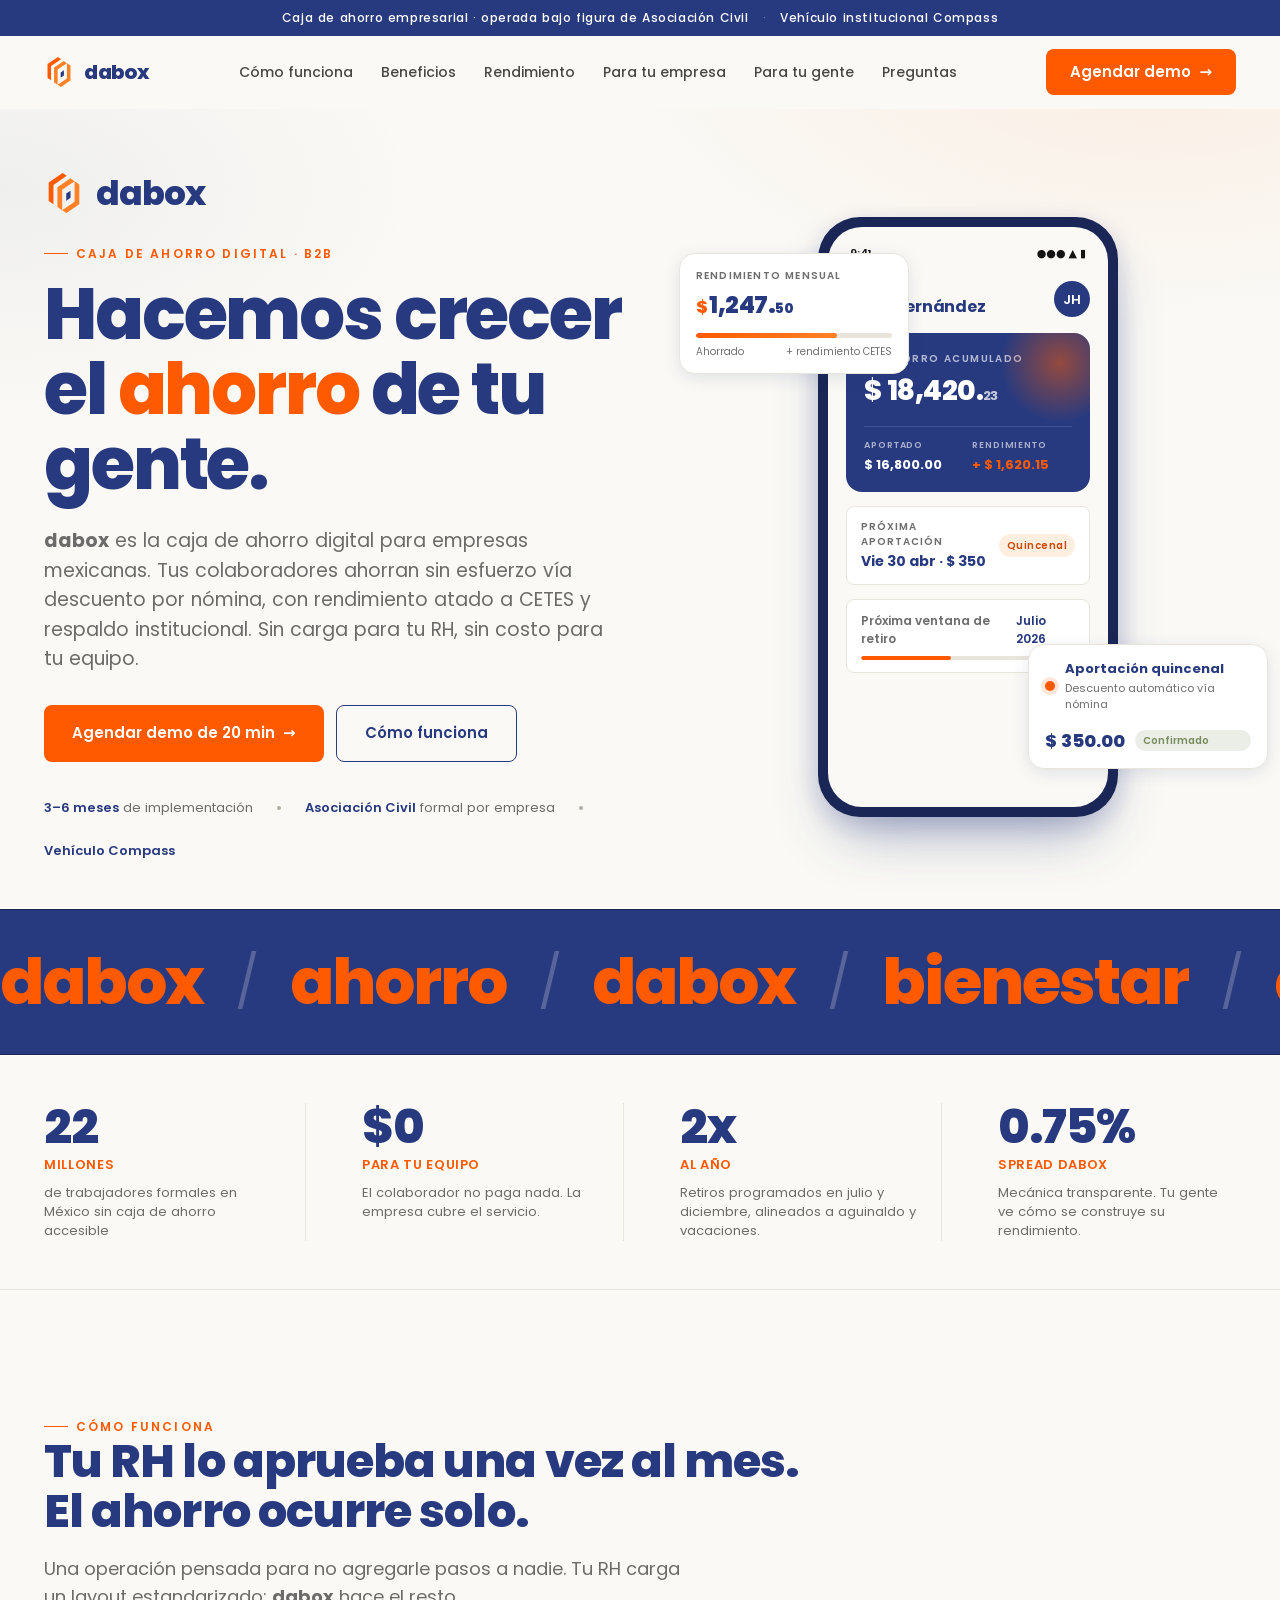
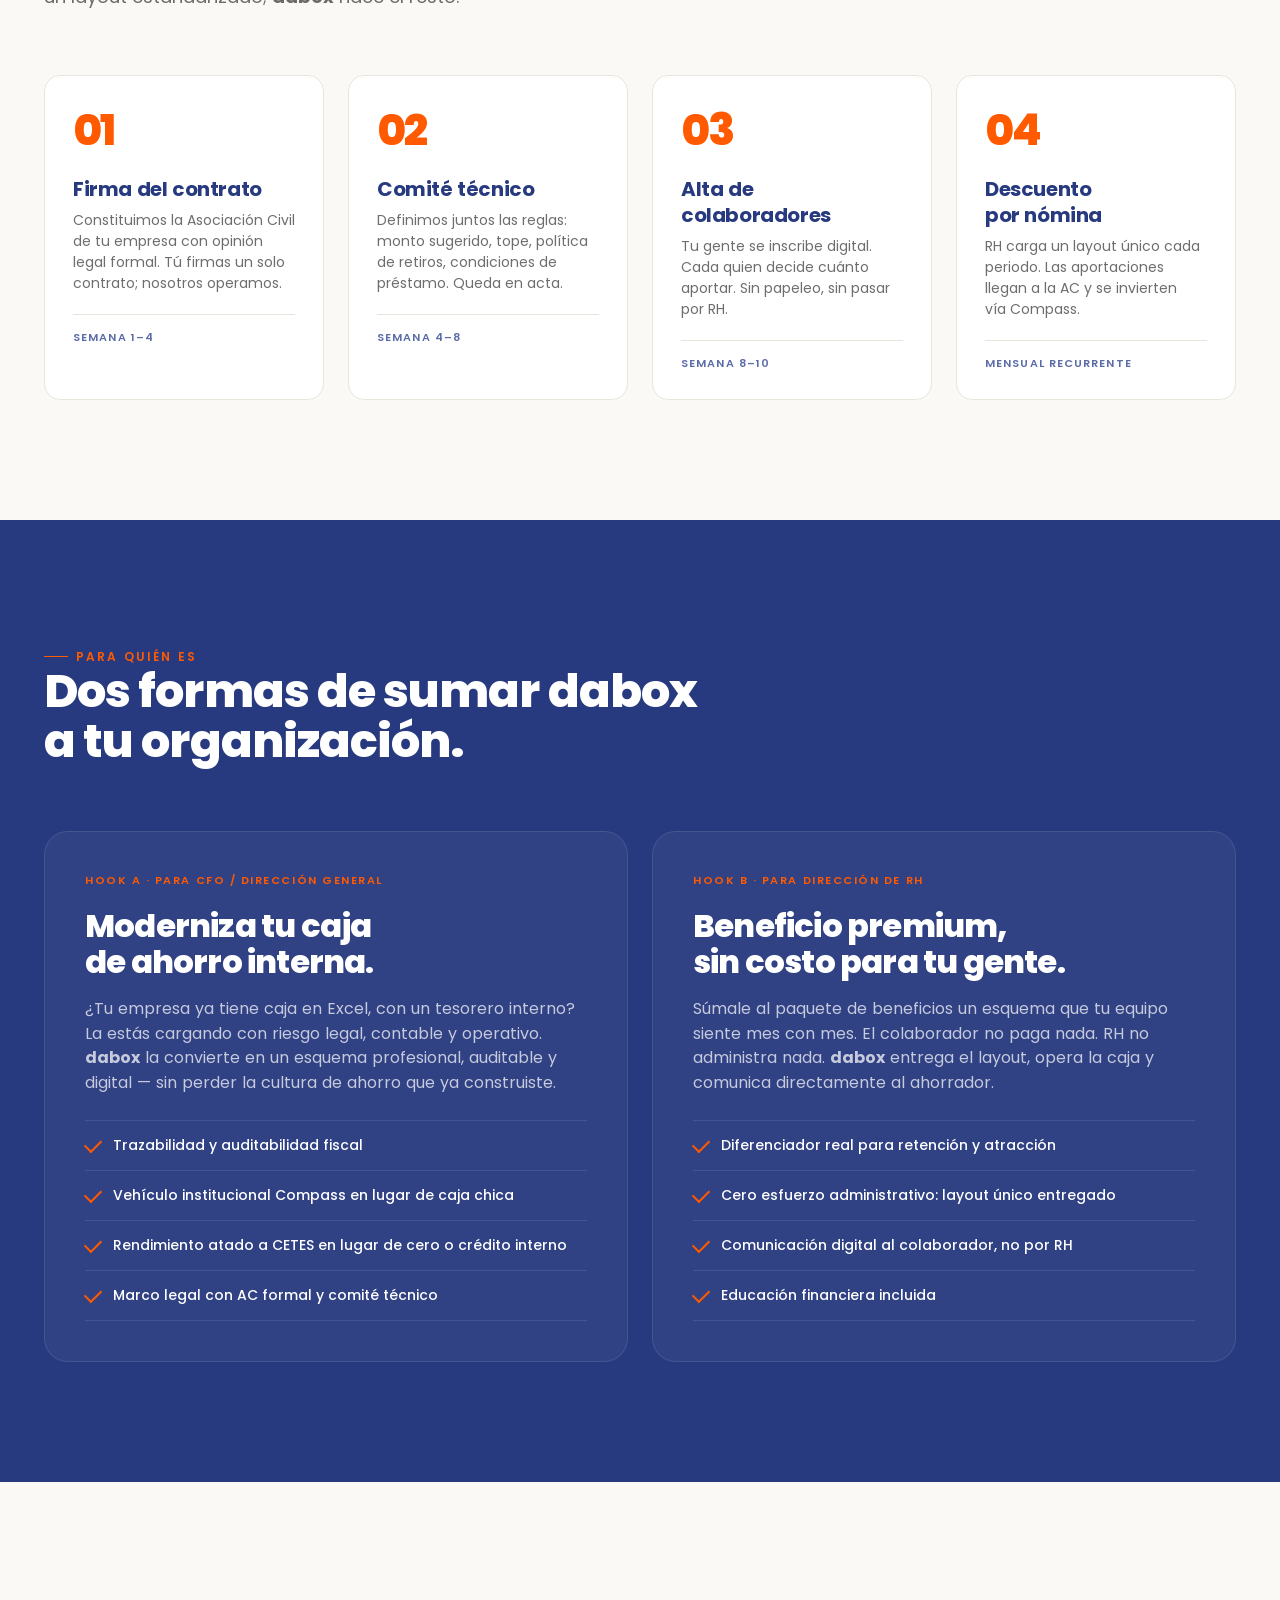
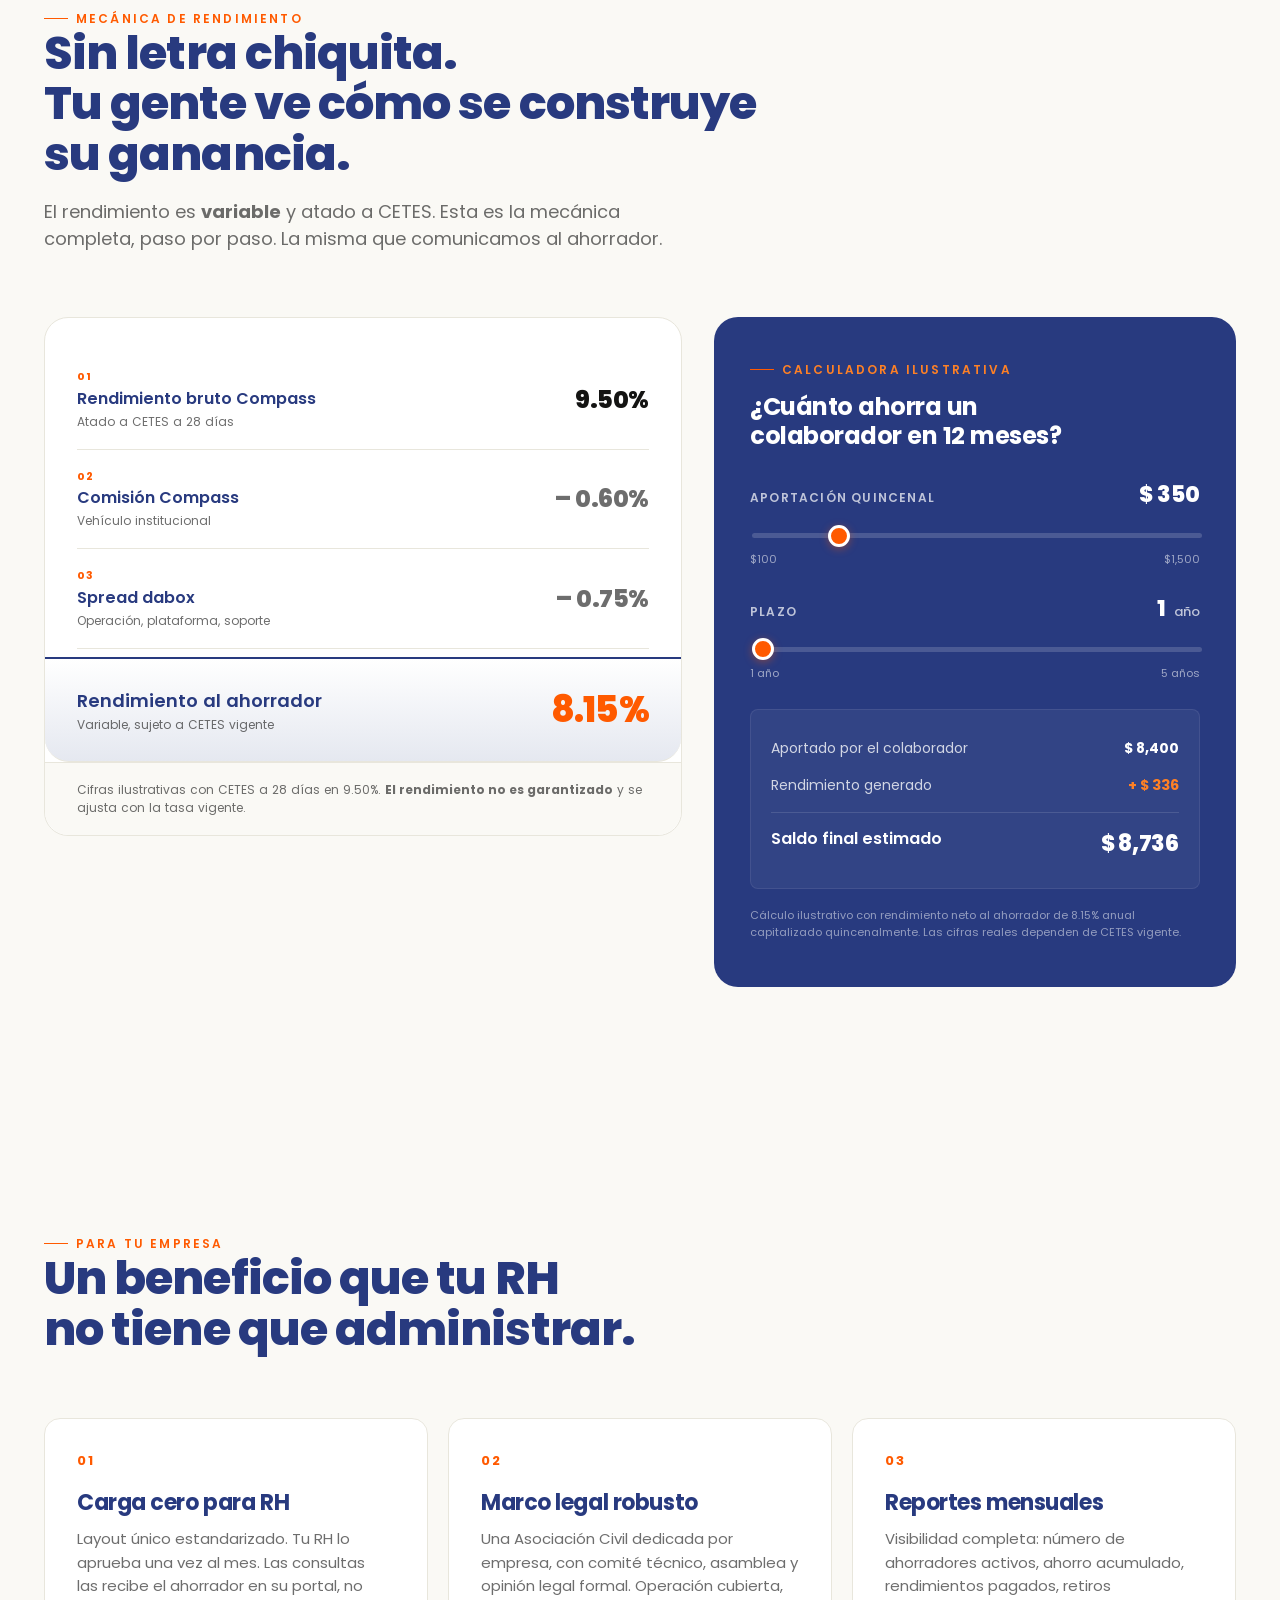
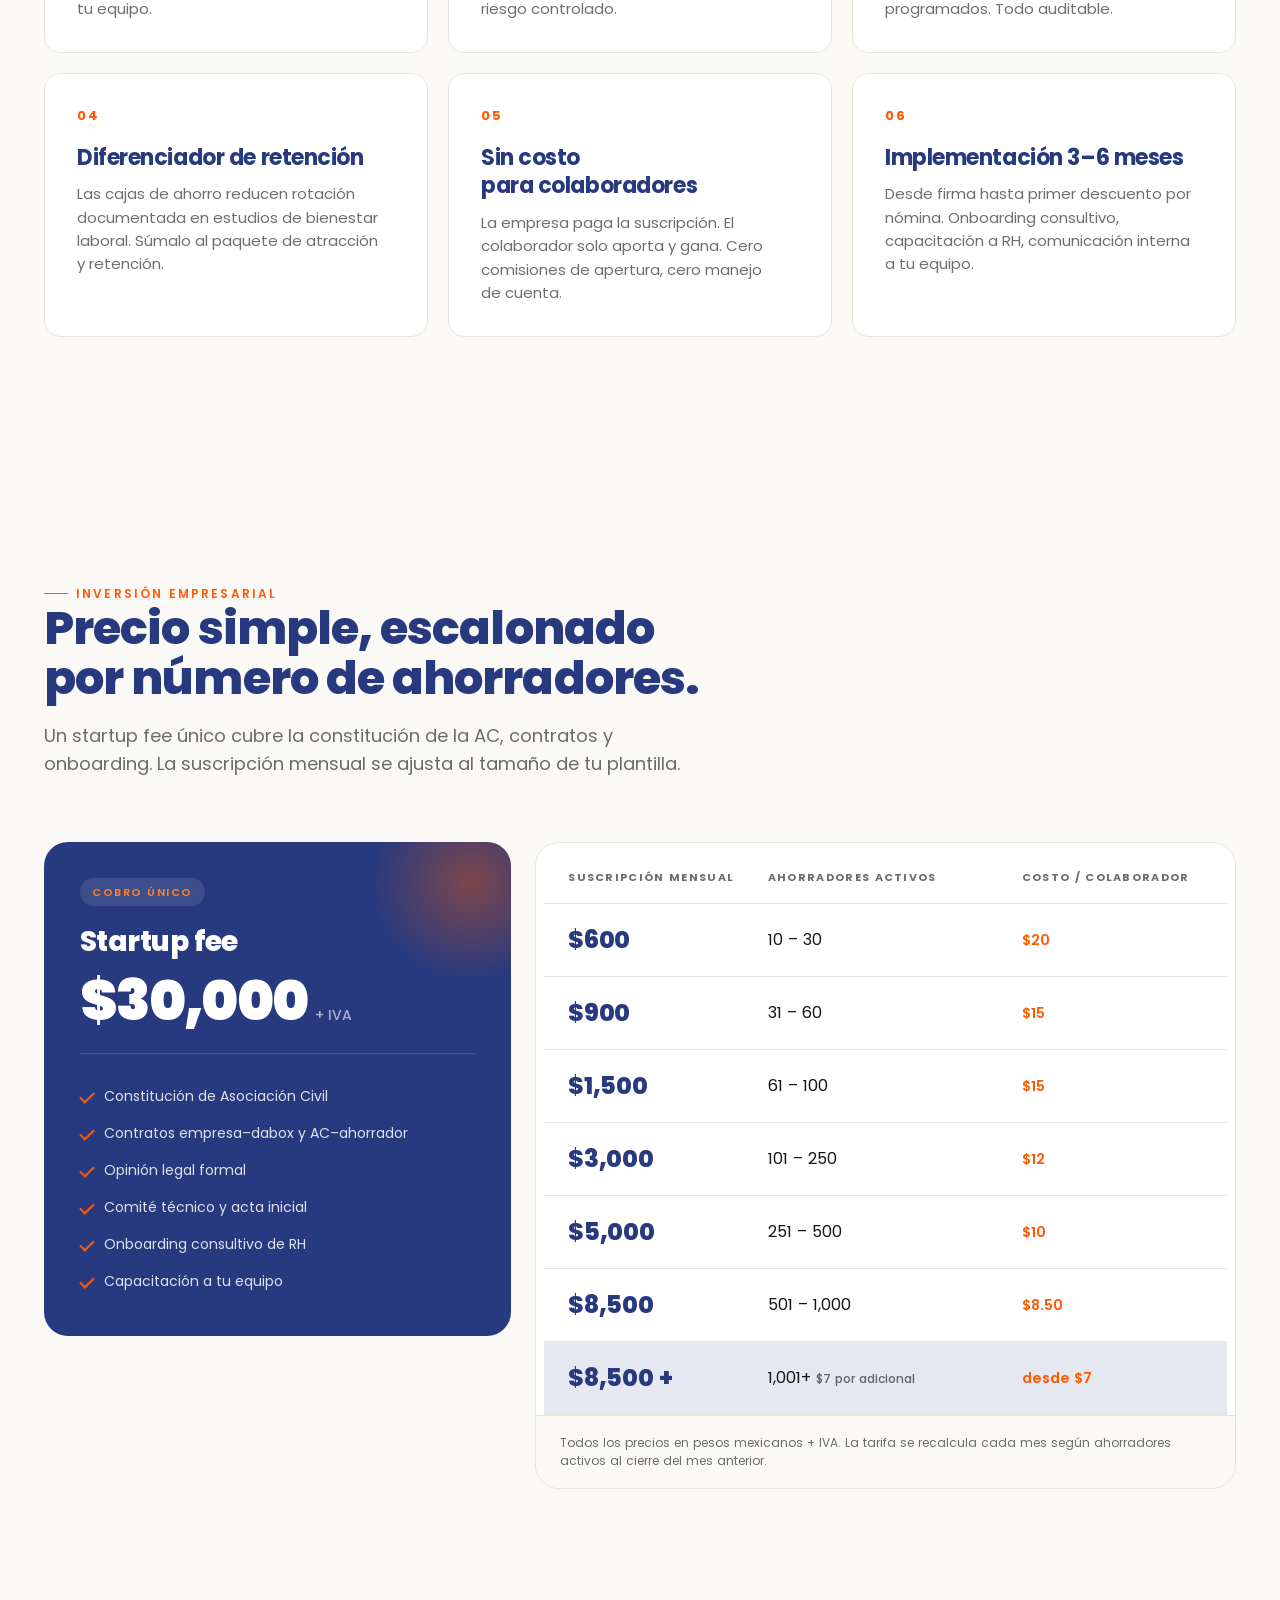
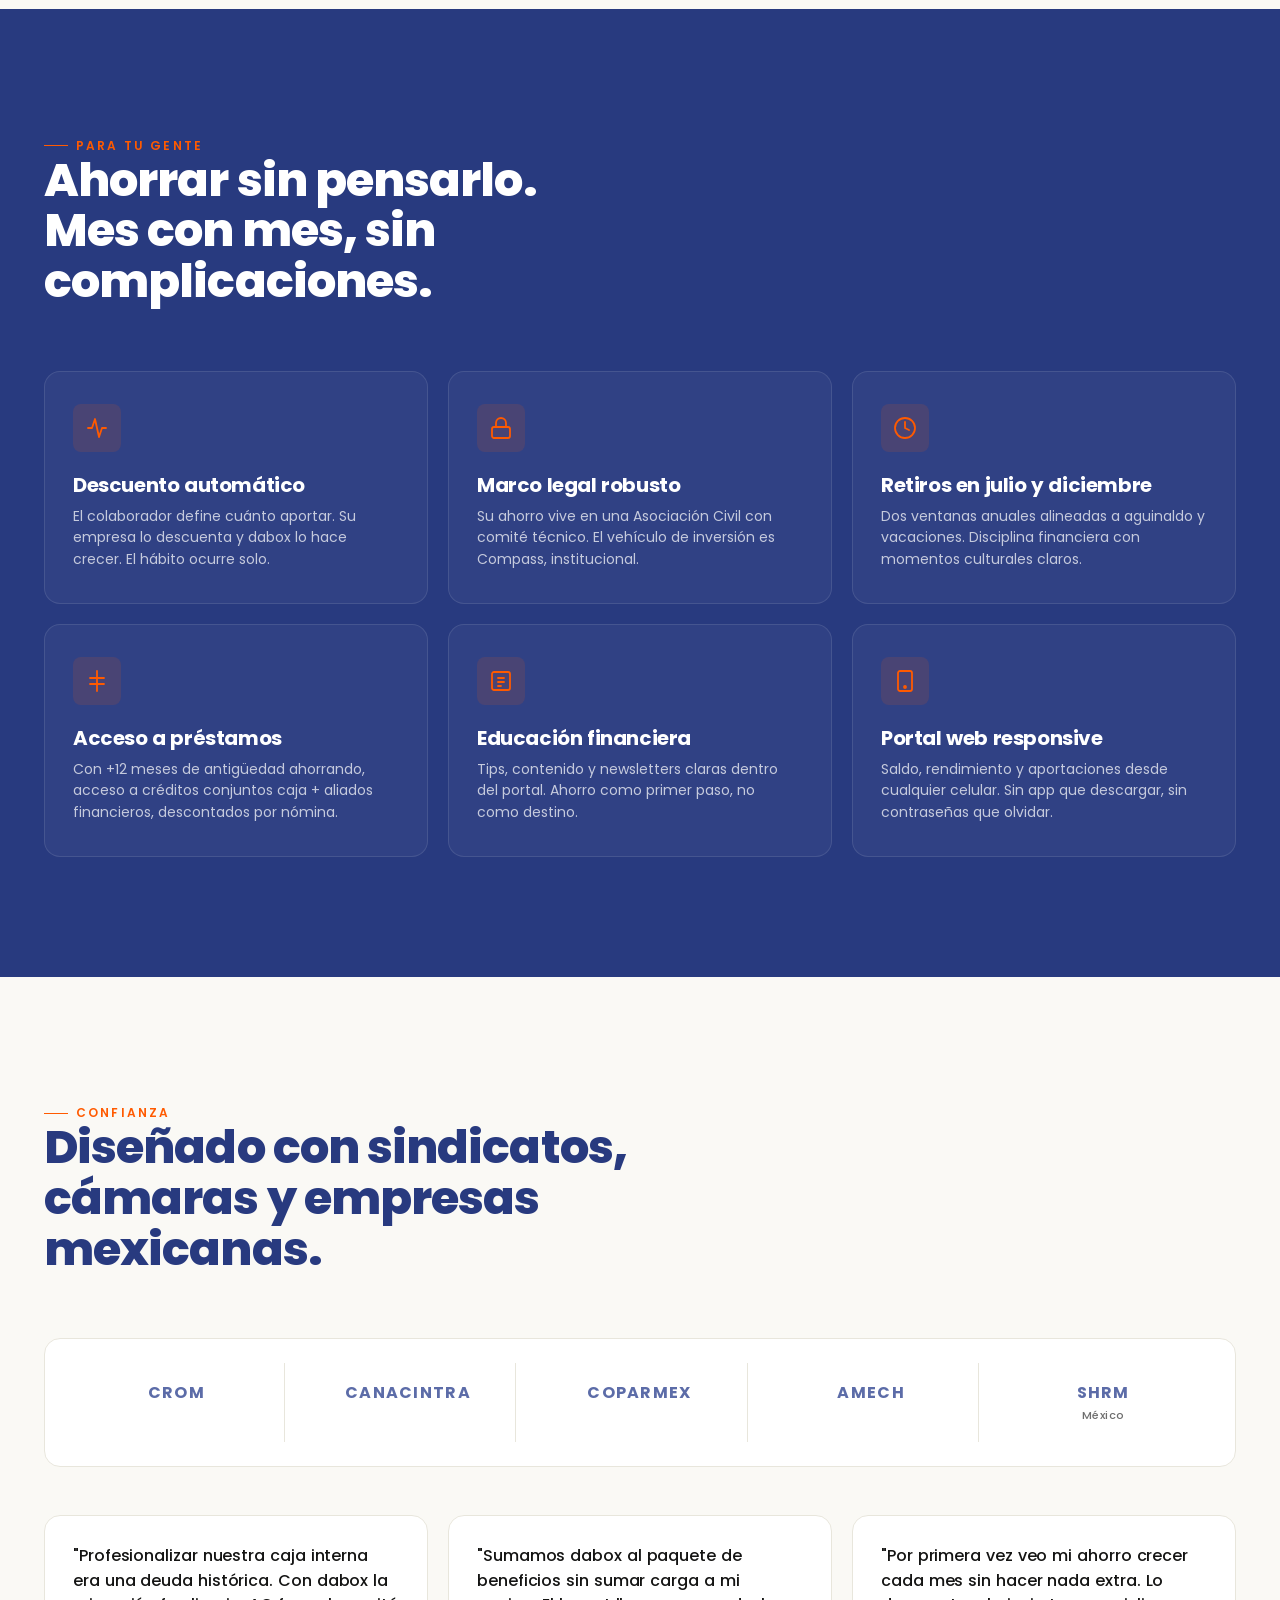
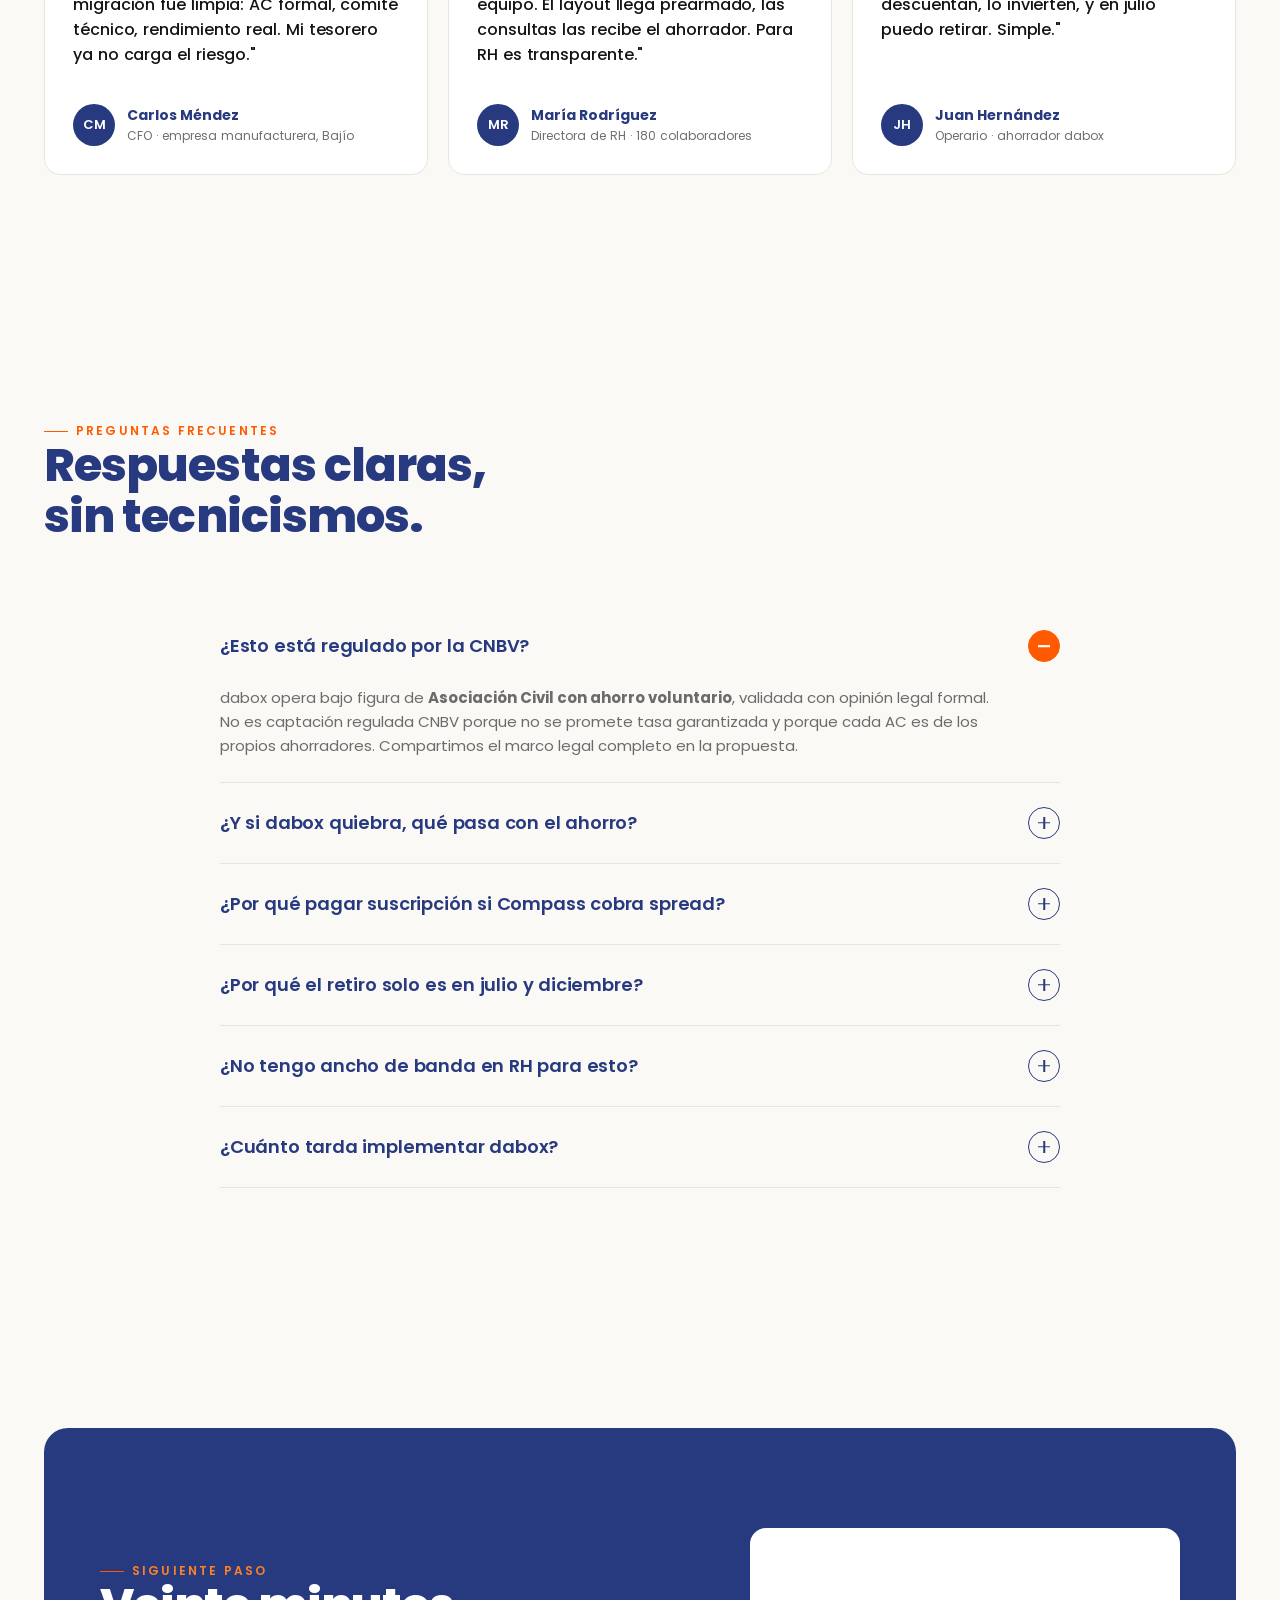
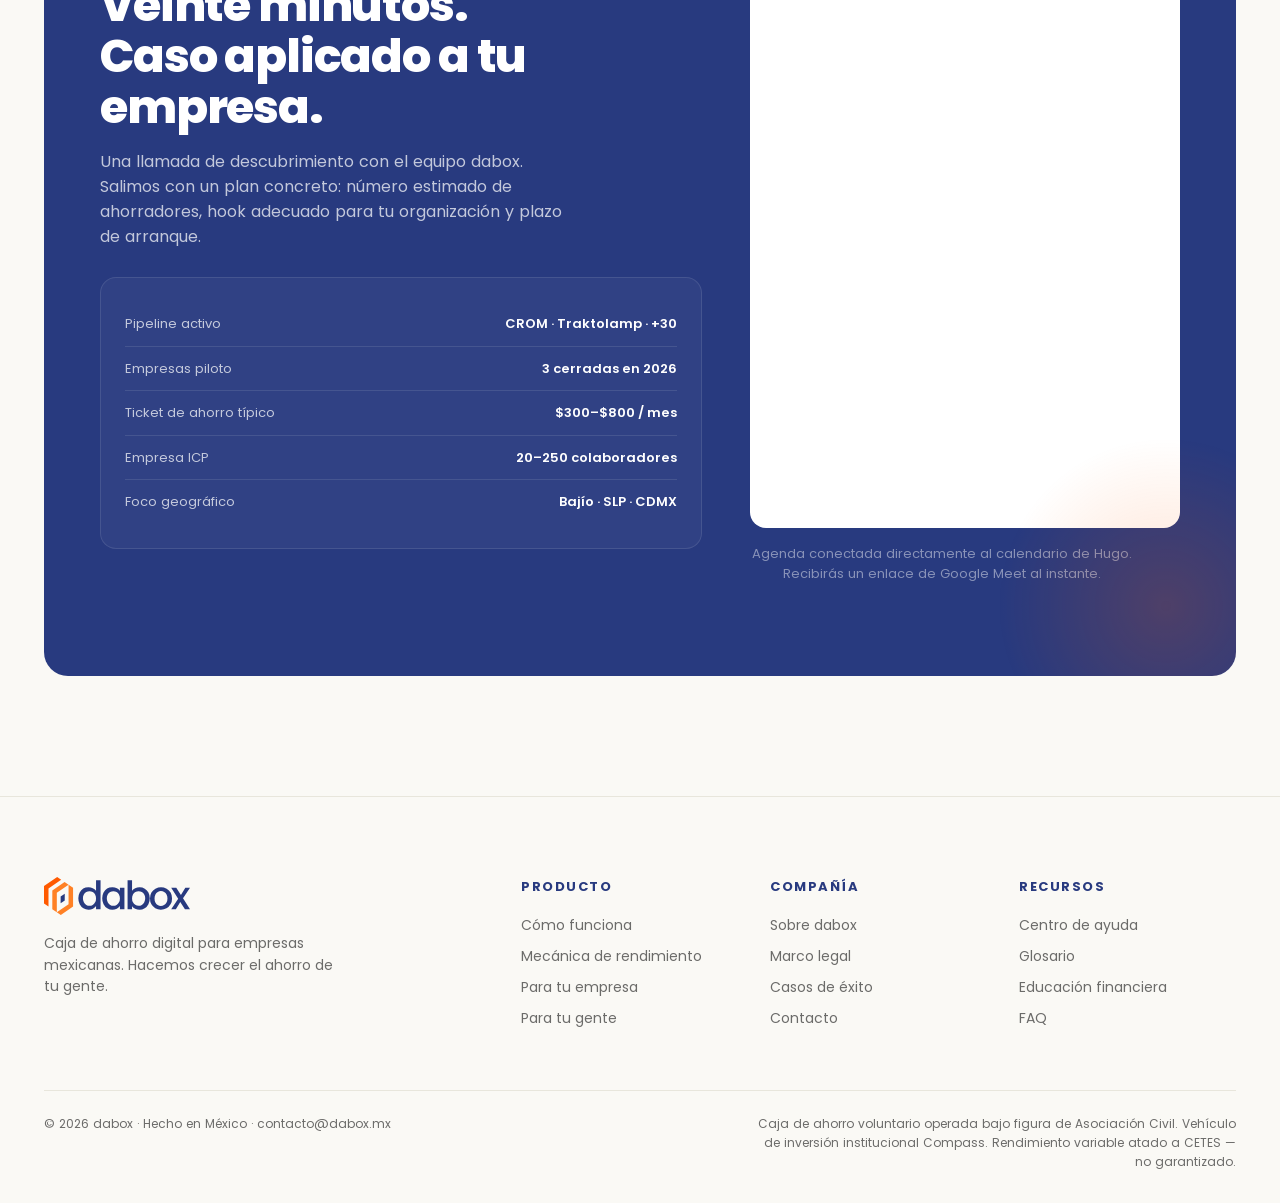
<file: index.html>
<!doctype html>
<html lang="es">
<head>
<meta charset="utf-8">
<meta name="viewport" content="width=device-width, initial-scale=1">
<title>dabox | Caja de ahorro empresarial digital</title>
<meta name="description" content="dabox es la caja de ahorro empresarial digital de México operada bajo figura de Asociación Civil. Haz crecer el ahorro de tu gente con rendimientos atados a CETES.">
<meta property="og:title" content="dabox | Caja de ahorro empresarial digital">
<meta property="og:description" content="dabox es la caja de ahorro empresarial digital de México. Haz crecer el ahorro de tu equipo con transparencia y seguridad.">
<meta property="og:image" content="https://dabox.mx/assets/logo-complete-color.svg">
<meta property="og:url" content="https://dabox.mx/">
<meta property="og:type" content="website">

<!-- Datos Estructurados JSON-LD -->
<script type="application/ld+json">
{
  "@context": "https://schema.org",
  "@graph": [
    {
      "@type": "Organization",
      "@id": "https://dabox.mx/#organization",
      "name": "dabox",
      "url": "https://dabox.mx/",
      "logo": "https://dabox.mx/assets/symbol-color.svg",
      "description": "Caja de ahorro digital para empresas mexicanas. Rendimientos institucionales, operación transparente y sin carga administrativa para Recursos Humanos.",
      "contactPoint": {
        "@type": "ContactPoint",
        "email": "contacto@dabox.mx",
        "contactType": "customer service",
        "availableLanguage": "Spanish"
      }
    },
    {
      "@type": "WebSite",
      "@id": "https://dabox.mx/#website",
      "url": "https://dabox.mx/",
      "name": "dabox",
      "publisher": {
        "@id": "https://dabox.mx/#organization"
      }
    }
  ]
}
</script>
<link rel="stylesheet" href="styles.css">
<link rel="icon" type="image/svg+xml" href="assets/symbol-color.svg">
<template id="__bundler_thumbnail" data-bg-color="#FAF9F5">
  <svg viewBox="0 0 1200 800" xmlns="http://www.w3.org/2000/svg">
    <rect width="1200" height="800" fill="#FAF9F5"/>
    <g transform="translate(600 400)">
      <text x="0" y="40" text-anchor="middle" font-family="Poppins, sans-serif" font-weight="900" font-size="180" letter-spacing="-10" fill="#283A7F">dabox</text>
      <rect x="-200" y="100" width="400" height="6" rx="3" fill="#FF5A00"/>
    </g>
  </svg>
</template>
</head>
<body>

<!-- ANNOUNCE BAR -->
<div class="announce">
  <div class="wrap announce-inner">
    <span>Caja de ahorro empresarial · operada bajo figura de Asociación Civil</span>
    <span class="sep">·</span>
    <span>Vehículo institucional Compass</span>
  </div>
</div>

<!-- NAV -->
<nav class="nav" id="nav">
  <div class="wrap nav-inner">
    <a class="brand" href="#top">
      <img class="brand-mark" src="assets/symbol-color.svg" alt="">
      <span class="brand-word">dabox</span>
    </a>
    <div class="nav-links">
      <a href="#producto">Cómo funciona</a>
      <a href="#beneficios">Beneficios</a>
      <a href="#calculadora">Rendimiento</a>
      <a href="#empresa">Para tu empresa</a>
      <a href="#colaborador">Para tu gente</a>
      <a href="#faq">Preguntas</a>
    </div>
    <div class="nav-cta">
      <a href="#contacto" class="btn btn-primary">Agendar demo<span class="arr">→</span></a>
    </div>
  </div>
</nav>

<!-- HERO -->
<section id="top" class="hero">
  <div class="wrap hero-grid">
    <div>
      <div class="hero-brand">
        <img src="assets/symbol-color.svg" alt="" class="hero-brand-mark">
        <div class="hero-brand-word">dabox</div>
      </div>
      <span class="eyebrow">Caja de ahorro digital · B2B</span>
      <h1>Hacemos crecer<br>el <span class="hl">ahorro</span> de tu gente.</h1>
      <p class="lede">
        <strong>dabox</strong> es la caja de ahorro digital para empresas mexicanas.
        Tus colaboradores ahorran sin esfuerzo vía descuento por nómina, con rendimiento atado a CETES y respaldo institucional. Sin carga para tu RH, sin costo para tu equipo.
      </p>
      <div class="hero-cta">
        <a href="#contacto" class="btn btn-primary btn-lg">Agendar demo de 20 min<span class="arr">→</span></a>
        <a href="#producto" class="btn btn-ghost btn-lg">Cómo funciona</a>
      </div>
      <div class="trust">
        <div><strong>3–6 meses</strong> de implementación</div>
        <span class="dot"></span>
        <div><strong>Asociación Civil</strong> formal por empresa</div>
        <span class="dot"></span>
        <div><strong>Vehículo Compass</strong></div>
      </div>
    </div>

    <div class="hero-visual">
      <div class="float-card a">
        <div class="fc-label">RENDIMIENTO MENSUAL</div>
        <div class="fc-num"><span class="cur">$</span>1,247.<small>50</small></div>
        <div class="fc-bar"><div class="fc-fill" style="width:72%"></div></div>
        <div class="fc-meta"><span>Ahorrado</span><span>+ rendimiento CETES</span></div>
      </div>
      <div class="float-card b">
        <div class="fc-row">
          <div class="fc-dot"></div>
          <div>
            <div class="fc-t">Aportación quincenal</div>
            <div class="fc-s">Descuento automático vía nómina</div>
          </div>
        </div>
        <div class="fc-row" style="margin-top:14px">
          <div class="fc-amt">$ 350.00</div>
          <div class="fc-tag">Confirmado</div>
        </div>
      </div>
      <!-- Phone -->
      <div class="phone">
        <div class="phone-screen">
          <div class="statusbar">
            <span>9:41</span>
            <span class="sb-icons"></span>
          </div>
          <div class="phone-head">
            <div>
              <div class="phone-greeting">Hola,</div>
              <div class="phone-name">Juan Hernández</div>
            </div>
            <div class="avatar">JH</div>
          </div>
          <div class="balance-card">
            <div class="balance-label">Tu ahorro acumulado</div>
            <div class="balance-num" id="balanceNum">$ 18,420.<small>15</small></div>
            <div class="balance-meta">
              <div><span class="bm-l">Aportado</span><span class="bm-v">$ 16,800.00</span></div>
              <div><span class="bm-l">Rendimiento</span><span class="bm-v" style="color:var(--orange)">+ $ 1,620.15</span></div>
            </div>
          </div>
          <div class="next-card">
            <div>
              <div class="nc-l">Próxima aportación</div>
              <div class="nc-d">Vie 30 abr · $ 350</div>
            </div>
            <div class="nc-tag">Quincenal</div>
          </div>
          <div class="window-card">
            <div class="wc-row">
              <span class="wc-l">Próxima ventana de retiro</span>
              <span class="wc-v">Julio 2026</span>
            </div>
            <div class="wc-bar"><div class="wc-fill" style="width:42%"></div></div>
          </div>
        </div>
      </div>
    </div>
  </div>
</section>

<!-- TAGLINE BAND -->
<section class="band" aria-hidden="true">
  <div class="band-track">
    <span>dabox</span><span class="bsep">/</span>
    <span>ahorro</span><span class="bsep">/</span>
    <span>dabox</span><span class="bsep">/</span>
    <span>bienestar</span><span class="bsep">/</span>
    <span>dabox</span><span class="bsep">/</span>
    <span>tu gente</span><span class="bsep">/</span>
    <span>dabox</span><span class="bsep">/</span>
    <span>mes con mes</span><span class="bsep">/</span>
    <span>dabox</span><span class="bsep">/</span>
    <span>cetes</span><span class="bsep">/</span>
    <span>dabox</span><span class="bsep">/</span>
    <span>simple</span><span class="bsep">/</span>
  </div>
</section>

<!-- METRICS -->
<section class="metrics">
  <div class="wrap metrics-grid">
    <div class="metric">
      <div class="n" data-count="22">0</div>
      <div class="u">millones</div>
      <div class="l">de trabajadores formales en México sin caja de ahorro accesible</div>
    </div>
    <div class="metric">
      <div class="n" data-count="0" data-prefix="$">$0</div>
      <div class="u">para tu equipo</div>
      <div class="l">El colaborador no paga nada. La empresa cubre el servicio.</div>
    </div>
    <div class="metric">
      <div class="n" data-count="2" data-suffix="x">0x</div>
      <div class="u">al año</div>
      <div class="l">Retiros programados en julio y diciembre, alineados a aguinaldo y vacaciones.</div>
    </div>
    <div class="metric">
      <div class="n" data-count="0.75" data-suffix="%">0%</div>
      <div class="u">spread dabox</div>
      <div class="l">Mecánica transparente. Tu gente ve cómo se construye su rendimiento.</div>
    </div>
  </div>
</section>

<!-- HOW IT WORKS -->
<section id="producto" class="section">
  <div class="wrap">
    <div class="section-head">
      <span class="eyebrow">Cómo funciona</span>
      <h2>Tu RH lo aprueba una vez al mes.<br>El ahorro ocurre solo.</h2>
      <p class="lede">Una operación pensada para no agregarle pasos a nadie. Tu RH carga un layout estandarizado; <strong>dabox</strong> hace el resto.</p>
    </div>
    <div class="how-grid">
      <div class="how-step">
        <div class="hn">01</div>
        <h3>Firma del contrato</h3>
        <p>Constituimos la Asociación Civil de tu empresa con opinión legal formal. Tú firmas un solo contrato; nosotros operamos.</p>
        <div class="hs-meta">Semana 1–4</div>
      </div>
      <div class="how-step">
        <div class="hn">02</div>
        <h3>Comité técnico</h3>
        <p>Definimos juntos las reglas: monto sugerido, tope, política de retiros, condiciones de préstamo. Queda en acta.</p>
        <div class="hs-meta">Semana 4–8</div>
      </div>
      <div class="how-step">
        <div class="hn">03</div>
        <h3>Alta de colaboradores</h3>
        <p>Tu gente se inscribe digital. Cada quien decide cuánto aportar. Sin papeleo, sin pasar por RH.</p>
        <div class="hs-meta">Semana 8–10</div>
      </div>
      <div class="how-step">
        <div class="hn">04</div>
        <h3>Descuento por nómina</h3>
        <p>RH carga un layout único cada periodo. Las aportaciones llegan a la AC y se invierten vía Compass.</p>
        <div class="hs-meta">Mensual recurrente</div>
      </div>
    </div>
  </div>
</section>

<!-- DUAL HOOK -->
<section id="beneficios" class="section dark">
  <div class="wrap">
    <div class="section-head">
      <span class="eyebrow">Para quién es</span>
      <h2>Dos formas de sumar dabox<br>a tu organización.</h2>
    </div>
    <div class="hook-grid">
      <article class="hook">
        <div class="hk-tag">Hook A · Para CFO / Dirección General</div>
        <h3>Moderniza tu caja<br>de ahorro interna.</h3>
        <p class="hk-desc">¿Tu empresa ya tiene caja en Excel, con un tesorero interno? La estás cargando con riesgo legal, contable y operativo. <strong>dabox</strong> la convierte en un esquema profesional, auditable y digital — sin perder la cultura de ahorro que ya construiste.</p>
        <ul class="hk-list">
          <li>Trazabilidad y auditabilidad fiscal</li>
          <li>Vehículo institucional Compass en lugar de caja chica</li>
          <li>Rendimiento atado a CETES en lugar de cero o crédito interno</li>
          <li>Marco legal con AC formal y comité técnico</li>
        </ul>
      </article>
      <article class="hook">
        <div class="hk-tag">Hook B · Para Dirección de RH</div>
        <h3>Beneficio premium,<br>sin costo para tu gente.</h3>
        <p class="hk-desc">Súmale al paquete de beneficios un esquema que tu equipo siente mes con mes. El colaborador no paga nada. RH no administra nada. <strong>dabox</strong> entrega el layout, opera la caja y comunica directamente al ahorrador.</p>
        <ul class="hk-list">
          <li>Diferenciador real para retención y atracción</li>
          <li>Cero esfuerzo administrativo: layout único entregado</li>
          <li>Comunicación digital al colaborador, no por RH</li>
          <li>Educación financiera incluida</li>
        </ul>
      </article>
    </div>
  </div>
</section>

<!-- YIELD MECHANICS -->
<section id="calculadora" class="section section-cream">
  <div class="wrap">
    <div class="section-head">
      <span class="eyebrow">Mecánica de rendimiento</span>
      <h2>Sin letra chiquita.<br>Tu gente ve cómo se construye su ganancia.</h2>
      <p class="lede">El rendimiento es <strong>variable</strong> y atado a CETES. Esta es la mecánica completa, paso por paso. La misma que comunicamos al ahorrador.</p>
    </div>

    <div class="yield-grid">
      <div class="yield-mech">
        <div class="ym-row">
          <div class="ym-l">
            <div class="ym-step">01</div>
            <div class="ym-t">Rendimiento bruto Compass</div>
            <div class="ym-s">Atado a CETES a 28 días</div>
          </div>
          <div class="ym-v">9.50%</div>
        </div>
        <div class="ym-row sub">
          <div class="ym-l">
            <div class="ym-step">02</div>
            <div class="ym-t">Comisión Compass</div>
            <div class="ym-s">Vehículo institucional</div>
          </div>
          <div class="ym-v">– 0.60%</div>
        </div>
        <div class="ym-row sub">
          <div class="ym-l">
            <div class="ym-step">03</div>
            <div class="ym-t">Spread dabox</div>
            <div class="ym-s">Operación, plataforma, soporte</div>
          </div>
          <div class="ym-v">– 0.75%</div>
        </div>
        <div class="ym-row total">
          <div class="ym-l">
            <div class="ym-t">Rendimiento al ahorrador</div>
            <div class="ym-s">Variable, sujeto a CETES vigente</div>
          </div>
          <div class="ym-v hi">8.15%</div>
        </div>
        <div class="ym-foot">
          Cifras ilustrativas con CETES a 28 días en 9.50%. <strong>El rendimiento no es garantizado</strong> y se ajusta con la tasa vigente.
        </div>
      </div>

      <div class="yield-calc">
        <span class="eyebrow">Calculadora ilustrativa</span>
        <h3 class="calc-h">¿Cuánto ahorra un colaborador en 12 meses?</h3>

        <div class="ctrl">
          <div class="ctrl-top">
            <span class="ctrl-label">Aportación quincenal</span>
            <span class="ctrl-value">$ <span id="vMonthly">350</span></span>
          </div>
          <input type="range" id="monthly" min="100" max="1500" step="50" value="350">
          <div class="ctrl-range"><span>$100</span><span>$1,500</span></div>
        </div>

        <div class="ctrl">
          <div class="ctrl-top">
            <span class="ctrl-label">Plazo</span>
            <span class="ctrl-value"><span id="vYears">1</span> <span class="unit">año</span></span>
          </div>
          <input type="range" id="years" min="1" max="5" step="1" value="1">
          <div class="ctrl-range"><span>1 año</span><span>5 años</span></div>
        </div>

        <div class="calc-out">
          <div class="co-row">
            <span>Aportado por el colaborador</span>
            <strong id="bdPrincipal">$ 8,400</strong>
          </div>
          <div class="co-row hi">
            <span>Rendimiento generado</span>
            <strong id="bdYield">+ $ 365</strong>
          </div>
          <div class="co-row total">
            <span>Saldo final estimado</span>
            <strong id="calcResult">$ 8,765</strong>
          </div>
        </div>
        <p class="calc-note">Cálculo ilustrativo con rendimiento neto al ahorrador de 8.15% anual capitalizado quincenalmente. Las cifras reales dependen de CETES vigente.</p>
      </div>
    </div>
  </div>
</section>

<!-- FOR THE COMPANY -->
<section id="empresa" class="section">
  <div class="wrap">
    <div class="section-head">
      <span class="eyebrow">Para tu empresa</span>
      <h2>Un beneficio que tu RH<br>no tiene que administrar.</h2>
    </div>
    <div class="feat-grid">
      <div class="feat">
        <div class="ft-num">01</div>
        <h3>Carga cero para RH</h3>
        <p>Layout único estandarizado. Tu RH lo aprueba una vez al mes. Las consultas las recibe el ahorrador en su portal, no tu equipo.</p>
      </div>
      <div class="feat">
        <div class="ft-num">02</div>
        <h3>Marco legal robusto</h3>
        <p>Una Asociación Civil dedicada por empresa, con comité técnico, asamblea y opinión legal formal. Operación cubierta, riesgo controlado.</p>
      </div>
      <div class="feat">
        <div class="ft-num">03</div>
        <h3>Reportes mensuales</h3>
        <p>Visibilidad completa: número de ahorradores activos, ahorro acumulado, rendimientos pagados, retiros programados. Todo auditable.</p>
      </div>
      <div class="feat">
        <div class="ft-num">04</div>
        <h3>Diferenciador de retención</h3>
        <p>Las cajas de ahorro reducen rotación documentada en estudios de bienestar laboral. Súmalo al paquete de atracción y retención.</p>
      </div>
      <div class="feat">
        <div class="ft-num">05</div>
        <h3>Sin costo para colaboradores</h3>
        <p>La empresa paga la suscripción. El colaborador solo aporta y gana. Cero comisiones de apertura, cero manejo de cuenta.</p>
      </div>
      <div class="feat">
        <div class="ft-num">06</div>
        <h3>Implementación 3–6 meses</h3>
        <p>Desde firma hasta primer descuento por nómina. Onboarding consultivo, capacitación a RH, comunicación interna a tu equipo.</p>
      </div>
    </div>
  </div>
</section>

<!-- PRICING -->
<section class="section section-cream">
  <div class="wrap">
    <div class="section-head">
      <span class="eyebrow">Inversión empresarial</span>
      <h2>Precio simple, escalonado por número de ahorradores.</h2>
      <p class="lede">Un startup fee único cubre la constitución de la AC, contratos y onboarding. La suscripción mensual se ajusta al tamaño de tu plantilla.</p>
    </div>

    <div class="pricing-wrap">
      <div class="startup-card">
        <div class="sc-tag">Cobro único</div>
        <h3>Startup fee</h3>
        <div class="sc-price">$30,000<span class="sc-iva">+ IVA</span></div>
        <ul class="sc-list">
          <li>Constitución de Asociación Civil</li>
          <li>Contratos empresa–dabox y AC–ahorrador</li>
          <li>Opinión legal formal</li>
          <li>Comité técnico y acta inicial</li>
          <li>Onboarding consultivo de RH</li>
          <li>Capacitación a tu equipo</li>
        </ul>
      </div>

      <div class="tier-table">
        <div class="tt-head">
          <div>Suscripción mensual</div>
          <div>Ahorradores activos</div>
          <div>Costo / colaborador</div>
        </div>
        <div class="tt-row">
          <div class="tt-price">$600</div>
          <div>10 – 30</div>
          <div class="tt-pp">$20</div>
        </div>
        <div class="tt-row">
          <div class="tt-price">$900</div>
          <div>31 – 60</div>
          <div class="tt-pp">$15</div>
        </div>
        <div class="tt-row">
          <div class="tt-price">$1,500</div>
          <div>61 – 100</div>
          <div class="tt-pp">$15</div>
        </div>
        <div class="tt-row">
          <div class="tt-price">$3,000</div>
          <div>101 – 250</div>
          <div class="tt-pp">$12</div>
        </div>
        <div class="tt-row">
          <div class="tt-price">$5,000</div>
          <div>251 – 500</div>
          <div class="tt-pp">$10</div>
        </div>
        <div class="tt-row">
          <div class="tt-price">$8,500</div>
          <div>501 – 1,000</div>
          <div class="tt-pp">$8.50</div>
        </div>
        <div class="tt-row enterprise">
          <div class="tt-price">$8,500 +</div>
          <div>1,001+ <span class="tt-extra">$7 por adicional</span></div>
          <div class="tt-pp">desde $7</div>
        </div>
        <div class="tt-foot">Todos los precios en pesos mexicanos + IVA. La tarifa se recalcula cada mes según ahorradores activos al cierre del mes anterior.</div>
      </div>
    </div>
  </div>
</section>

<!-- FOR THE COLLABORATOR -->
<section id="colaborador" class="section dark">
  <div class="wrap">
    <div class="section-head">
      <span class="eyebrow">Para tu gente</span>
      <h2>Ahorrar sin pensarlo.<br>Mes con mes, sin complicaciones.</h2>
    </div>
    <div class="coll-grid">
      <div class="coll-feat">
        <div class="cf-i">
          <svg width="24" height="24" viewBox="0 0 24 24" fill="none" stroke="currentColor" stroke-width="1.8" stroke-linecap="round" stroke-linejoin="round"><path d="M3 12h4l3-9 4 18 3-9h4"/></svg>
        </div>
        <h3>Descuento automático</h3>
        <p>El colaborador define cuánto aportar. Su empresa lo descuenta y dabox lo hace crecer. El hábito ocurre solo.</p>
      </div>
      <div class="coll-feat">
        <div class="cf-i">
          <svg width="24" height="24" viewBox="0 0 24 24" fill="none" stroke="currentColor" stroke-width="1.8" stroke-linecap="round" stroke-linejoin="round"><rect x="3" y="11" width="18" height="11" rx="2"/><path d="M7 11V7a5 5 0 0 1 10 0v4"/></svg>
        </div>
        <h3>Marco legal robusto</h3>
        <p>Su ahorro vive en una Asociación Civil con comité técnico. El vehículo de inversión es Compass, institucional.</p>
      </div>
      <div class="coll-feat">
        <div class="cf-i">
          <svg width="24" height="24" viewBox="0 0 24 24" fill="none" stroke="currentColor" stroke-width="1.8" stroke-linecap="round" stroke-linejoin="round"><circle cx="12" cy="12" r="10"/><polyline points="12 6 12 12 16 14"/></svg>
        </div>
        <h3>Retiros en julio y diciembre</h3>
        <p>Dos ventanas anuales alineadas a aguinaldo y vacaciones. Disciplina financiera con momentos culturales claros.</p>
      </div>
      <div class="coll-feat">
        <div class="cf-i">
          <svg width="24" height="24" viewBox="0 0 24 24" fill="none" stroke="currentColor" stroke-width="1.8" stroke-linecap="round" stroke-linejoin="round"><path d="M12 2v20M5 9h14M5 15h14"/></svg>
        </div>
        <h3>Acceso a préstamos</h3>
        <p>Con +12 meses de antigüedad ahorrando, acceso a créditos conjuntos caja + aliados financieros, descontados por nómina.</p>
      </div>
      <div class="coll-feat">
        <div class="cf-i">
          <svg width="24" height="24" viewBox="0 0 24 24" fill="none" stroke="currentColor" stroke-width="1.8" stroke-linecap="round" stroke-linejoin="round"><rect x="3" y="3" width="18" height="18" rx="2"/><path d="M9 9h6M9 13h6M9 17h3"/></svg>
        </div>
        <h3>Educación financiera</h3>
        <p>Tips, contenido y newsletters claras dentro del portal. Ahorro como primer paso, no como destino.</p>
      </div>
      <div class="coll-feat">
        <div class="cf-i">
          <svg width="24" height="24" viewBox="0 0 24 24" fill="none" stroke="currentColor" stroke-width="1.8" stroke-linecap="round" stroke-linejoin="round"><rect x="5" y="2" width="14" height="20" rx="2"/><circle cx="12" cy="18" r="1"/></svg>
        </div>
        <h3>Portal web responsive</h3>
        <p>Saldo, rendimiento y aportaciones desde cualquier celular. Sin app que descargar, sin contraseñas que olvidar.</p>
      </div>
    </div>
  </div>
</section>

<!-- TESTIMONIALS -->
<section id="testimonios" class="section">
  <div class="wrap">
    <div class="section-head">
      <span class="eyebrow">Confianza</span>
      <h2>Diseñado con sindicatos,<br>cámaras y empresas mexicanas.</h2>
    </div>
    <div class="logos-row">
      <div class="logo-tile">CROM</div>
      <div class="logo-tile">CANACINTRA</div>
      <div class="logo-tile">COPARMEX</div>
      <div class="logo-tile">AMECH</div>
      <div class="logo-tile">SHRM<span class="lt-sub">México</span></div>
    </div>
    <div class="quotes-grid">
      <div class="quote">
        <p>"Profesionalizar nuestra caja interna era una deuda histórica. Con dabox la migración fue limpia: AC formal, comité técnico, rendimiento real. Mi tesorero ya no carga el riesgo."</p>
        <div class="q-person">
          <div class="q-avatar">CM</div>
          <div>
            <div class="q-name">Carlos Méndez</div>
            <div class="q-meta">CFO · empresa manufacturera, Bajío</div>
          </div>
        </div>
      </div>
      <div class="quote">
        <p>"Sumamos dabox al paquete de beneficios sin sumar carga a mi equipo. El layout llega prearmado, las consultas las recibe el ahorrador. Para RH es transparente."</p>
        <div class="q-person">
          <div class="q-avatar">MR</div>
          <div>
            <div class="q-name">María Rodríguez</div>
            <div class="q-meta">Directora de RH · 180 colaboradores</div>
          </div>
        </div>
      </div>
      <div class="quote">
        <p>"Por primera vez veo mi ahorro crecer cada mes sin hacer nada extra. Lo descuentan, lo invierten, y en julio puedo retirar. Simple."</p>
        <div class="q-person">
          <div class="q-avatar">JH</div>
          <div>
            <div class="q-name">Juan Hernández</div>
            <div class="q-meta">Operario · ahorrador dabox</div>
          </div>
        </div>
      </div>
    </div>
  </div>
</section>

<!-- FAQ -->
<section id="faq" class="section section-cream">
  <div class="wrap">
    <div class="section-head">
      <span class="eyebrow">Preguntas frecuentes</span>
      <h2>Respuestas claras, sin tecnicismos.</h2>
    </div>
    <div class="faq" id="faqList">
      <div class="faq-item">
        <button class="faq-q">¿Esto está regulado por la CNBV?<span class="plus" aria-hidden="true"></span></button>
        <div class="faq-a"><p>dabox opera bajo figura de <strong>Asociación Civil con ahorro voluntario</strong>, validada con opinión legal formal. No es captación regulada CNBV porque no se promete tasa garantizada y porque cada AC es de los propios ahorradores. Compartimos el marco legal completo en la propuesta.</p></div>
      </div>
      <div class="faq-item">
        <button class="faq-q">¿Y si dabox quiebra, qué pasa con el ahorro?<span class="plus" aria-hidden="true"></span></button>
        <div class="faq-a"><p>El ahorro nunca está en dabox: vive en <strong>Compass</strong>, una plataforma institucional. dabox es el operador, no el custodio. Si dabox dejara de operar, los recursos siguen en Compass a nombre de la AC de tu empresa, con su comité técnico para definir el destino.</p></div>
      </div>
      <div class="faq-item">
        <button class="faq-q">¿Por qué pagar suscripción si Compass cobra spread?<span class="plus" aria-hidden="true"></span></button>
        <div class="faq-a"><p>El spread (0.75%) cubre la operación financiera. La suscripción cubre el servicio de plataforma, soporte a tu RH, comunicación al colaborador, comité técnico y mantenimiento. Son dos cosas distintas y se comunican por separado.</p></div>
      </div>
      <div class="faq-item">
        <button class="faq-q">¿Por qué el retiro solo es en julio y diciembre?<span class="plus" aria-hidden="true"></span></button>
        <div class="faq-a"><p>Para que el ahorro sea ahorro de verdad y no caja chica. Coinciden con aguinaldo y vacaciones, los momentos que culturalmente la gente espera. Esto también permite mejores rendimientos porque Compass opera con horizonte estable.</p></div>
      </div>
      <div class="faq-item">
        <button class="faq-q">¿No tengo ancho de banda en RH para esto?<span class="plus" aria-hidden="true"></span></button>
        <div class="faq-a"><p>Es exactamente al revés: dabox quita carga a RH. El layout llega prearmado, el alta es digital, las consultas las recibe directamente el ahorrador en su portal. RH solo aprueba el layout una vez al mes.</p></div>
      </div>
      <div class="faq-item">
        <button class="faq-q">¿Cuánto tarda implementar dabox?<span class="plus" aria-hidden="true"></span></button>
        <div class="faq-a"><p>De 3 a 6 meses desde primer contacto hasta el primer descuento por nómina. Incluye descubrimiento, diseño de condiciones con comité técnico, constitución de AC, firma de contratos y comunicación interna a colaboradores.</p></div>
      </div>
    </div>
  </div>
</section>

<!-- CTA -->
<section id="contacto" class="section">
  <div class="wrap">
    <div class="cta">
      <div>
        <span class="eyebrow eyebrow-light">Siguiente paso</span>
        <h2>Veinte minutos.<br>Caso aplicado a tu empresa.</h2>
        <p>Una llamada de descubrimiento con el equipo dabox. Salimos con un plan concreto: número estimado de ahorradores, hook adecuado para tu organización y plazo de arranque.</p>
        <div class="cta-side" style="margin-top:28px">
          <div class="cs-row"><span>Pipeline activo</span><strong>CROM · Traktolamp · +30</strong></div>
          <div class="cs-row"><span>Empresas piloto</span><strong>3 cerradas en 2026</strong></div>
          <div class="cs-row"><span>Ticket de ahorro típico</span><strong>$300–$800 / mes</strong></div>
          <div class="cs-row"><span>Empresa ICP</span><strong>20–250 colaboradores</strong></div>
          <div class="cs-row"><span>Foco geográfico</span><strong>Bajío · SLP · CDMX</strong></div>
        </div>
      </div>
      <div class="contact-form">
        <!-- Google Calendar Appointment Scheduling begin -->
        <div class="gcal-embed">
          <iframe src="https://calendar.google.com/calendar/appointments/schedules/AcZssZ2-z3lMXLGdyvpIbQjqcW9ZtOuYDY7Qa_sxqxj57Eh-cWMENj8JCdjo-xfwGOmtxK09QVkw3BgD?gv=true" style="border: 0" width="100%" height="600" frameborder="0"></iframe>
        </div>
        <!-- end Google Calendar Appointment Scheduling -->
        <p style="text-align: center; color: rgba(255,255,255,0.45); font-size: 13px; margin-top: 16px;">
          Agenda conectada directamente al calendario de Hugo.<br>Recibirás un enlace de Google Meet al instante.
        </p>
      </div>
    </div>
  </div>
</section>

<!-- FOOTER -->
<footer>
  <div class="wrap">
    <div class="foot-top">
      <div class="foot-brand">
        <img src="assets/logo-complete-color.svg" alt="dabox" style="height:38px">
        <p>Caja de ahorro digital para empresas mexicanas. Hacemos crecer el ahorro de tu gente.</p>
      </div>
      <div class="foot-cols">
        <div class="foot-col">
          <h4>Producto</h4>
          <a href="#producto">Cómo funciona</a>
          <a href="#calculadora">Mecánica de rendimiento</a>
          <a href="#empresa">Para tu empresa</a>
          <a href="#colaborador">Para tu gente</a>
        </div>
        <div class="foot-col">
          <h4>Compañía</h4>
          <a href="sobre-dabox">Sobre dabox</a>
          <a href="marco-legal">Marco legal</a>
          <a href="casos-de-exito">Casos de éxito</a>
          <a href="#contacto">Contacto</a>
        </div>
        <div class="foot-col">
          <h4>Recursos</h4>
          <a href="centro-de-ayuda">Centro de ayuda</a>
          <a href="glosario">Glosario</a>
          <a href="educacion-financiera">Educación financiera</a>
          <a href="#faq">FAQ</a>
        </div>
      </div>
    </div>
    <div class="foot-bottom">
      <div>© 2026 dabox · Hecho en México · <a href="mailto:contacto@dabox.mx">contacto@dabox.mx</a></div>
      <div class="legal">
        Caja de ahorro voluntario operada bajo figura de Asociación Civil. Vehículo de inversión institucional Compass. Rendimiento variable atado a CETES — no garantizado.
      </div>
    </div>
  </div>
</footer>

<!-- Tweaks -->
<div class="tweaks" id="tweaks">
  <h4>Tweaks</h4>
  <div class="tw-row">
    <label>Acento</label>
    <div class="swatches">
      <button class="swatch active" data-accent="#FF5A00" style="background:#FF5A00"></button>
      <button class="swatch" data-accent="#FF8125" style="background:#FF8125"></button>
      <button class="swatch" data-accent="#283A7F" style="background:#283A7F"></button>
    </div>
  </div>
  <div class="tw-row">
    <label>Fondo</label>
    <select id="tw-bg">
      <option value="bone">Hueso</option>
      <option value="white">Blanco</option>
    </select>
  </div>
</div>

<script src="main.js"></script>
</body>
</html>
</file>
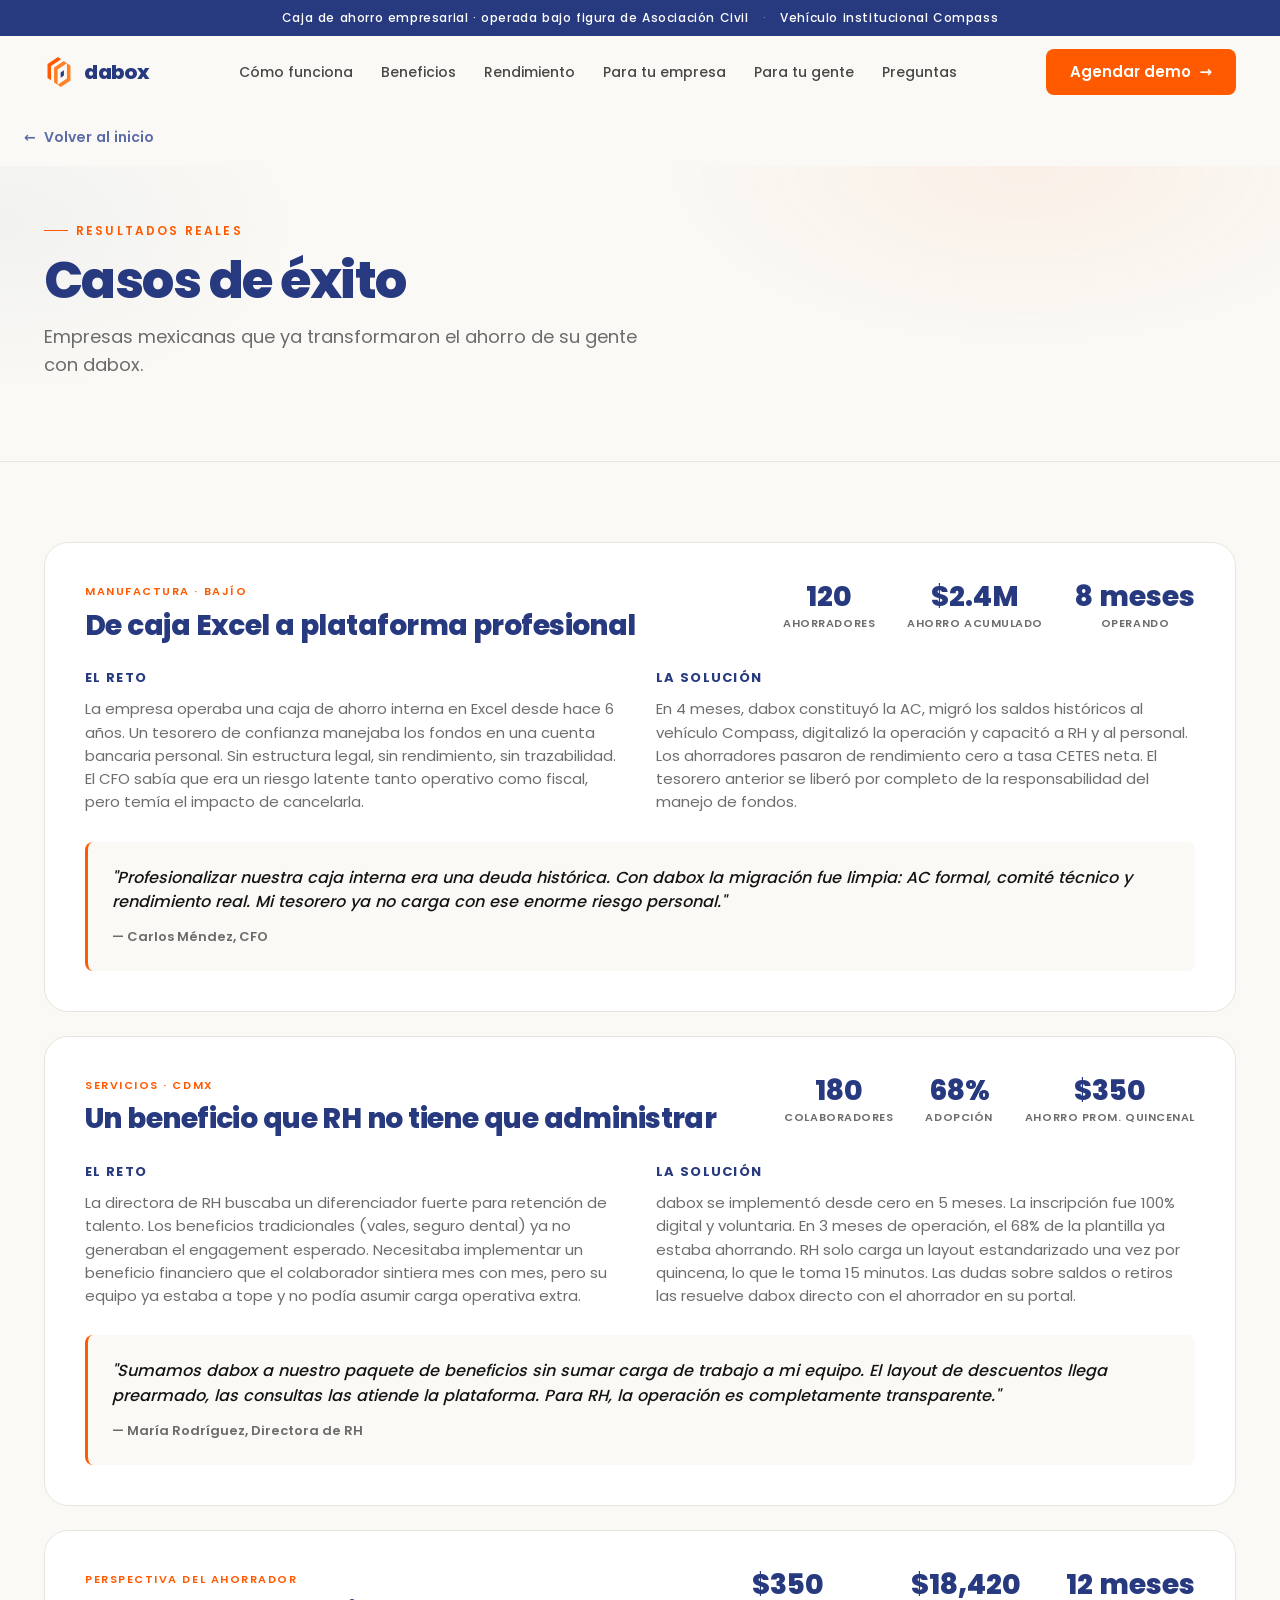
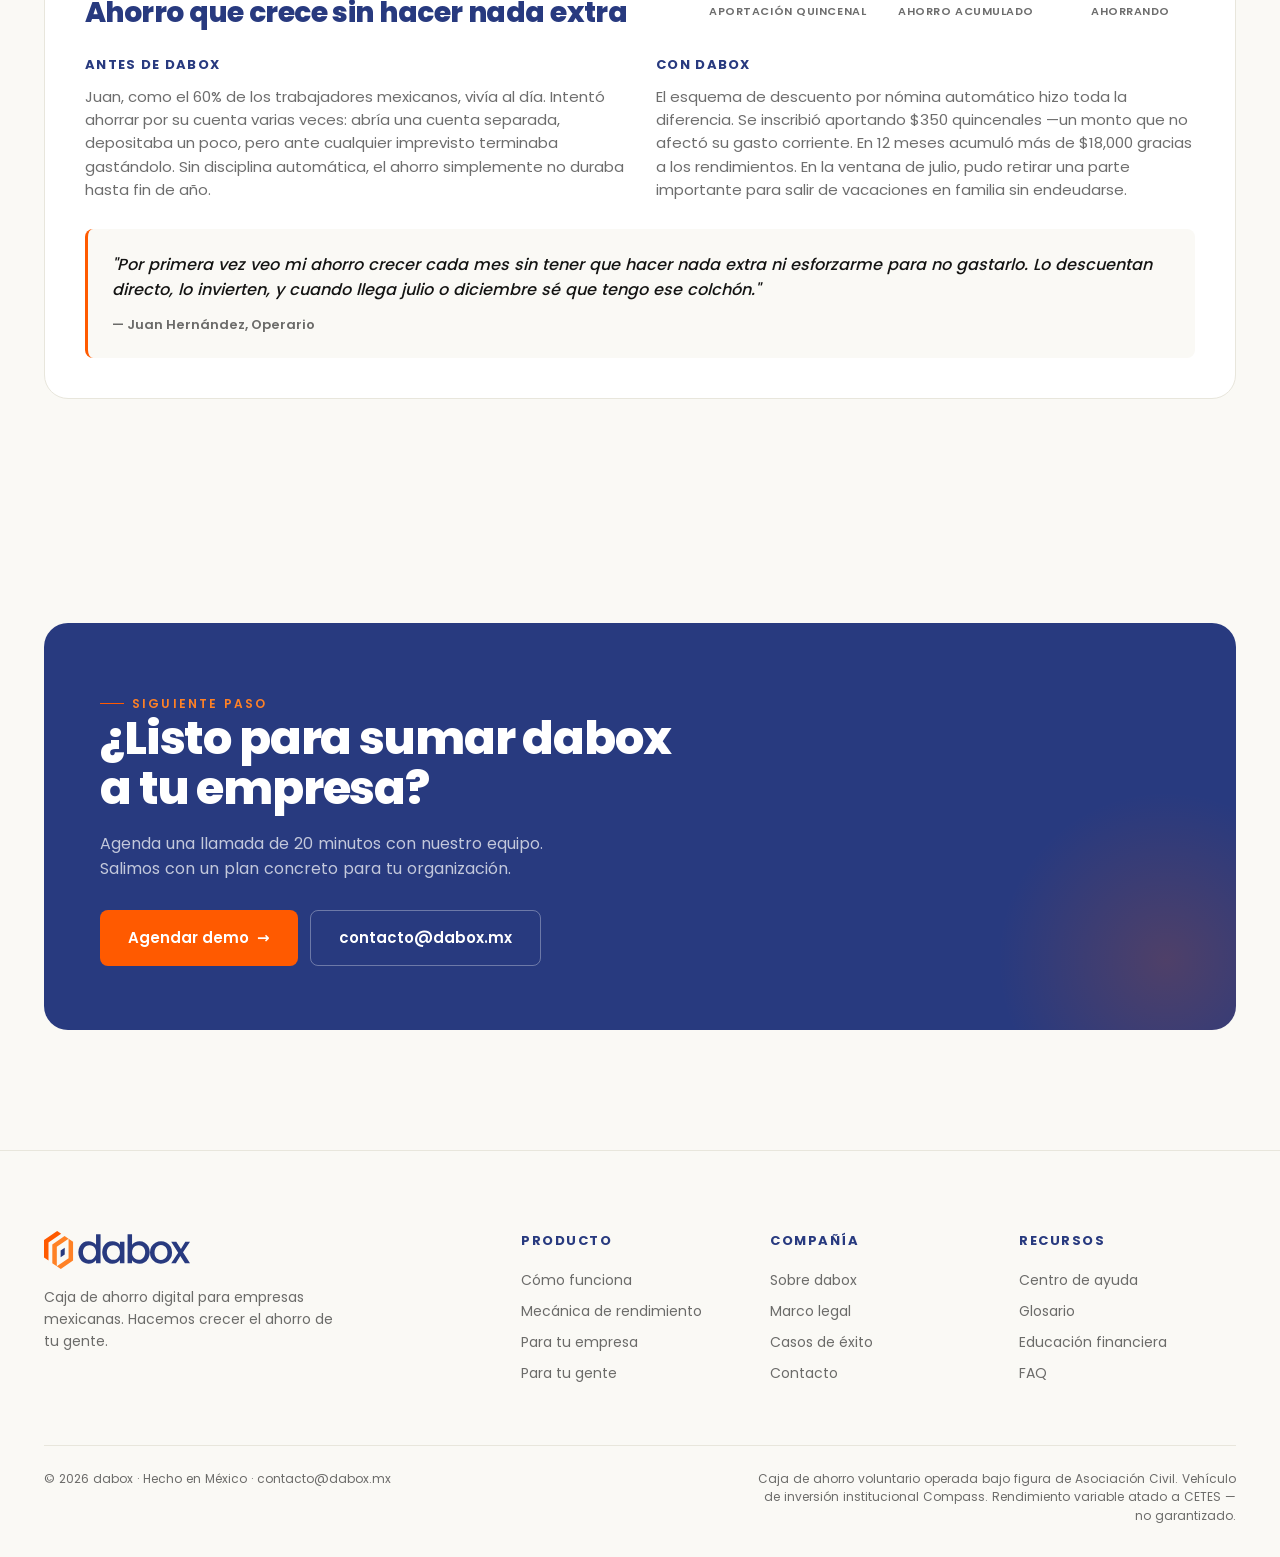
<file: casos-de-exito/index.html>
<!doctype html>
<html lang="es">
<head>
<meta charset="utf-8">
<meta name="viewport" content="width=device-width, initial-scale=1">
<title>Casos de Éxito | dabox</title>
<meta name="description" content="Empresas mexicanas que ya transformaron la caja de ahorro de su gente. De hojas de Excel a una plataforma profesional e institucional con dabox.">
<meta property="og:title" content="Casos de Éxito | dabox">
<meta property="og:description" content="Descubre cómo empresas mexicanas transformaron el ahorro de sus colaboradores con la plataforma digital de dabox.">
<meta property="og:image" content="https://dabox.mx/assets/logo-complete-color.svg">
<meta property="og:url" content="https://dabox.mx/casos-de-exito">
<meta property="og:type" content="article">
<link rel="stylesheet" href="../styles.css">
<link rel="icon" type="image/svg+xml" href="../assets/symbol-color.svg">
</head>
<body>
<div class="announce">
  <div class="wrap announce-inner">
    <span>Caja de ahorro empresarial · operada bajo figura de Asociación Civil</span>
    <span class="sep">·</span>
    <span>Vehículo institucional Compass</span>
  </div>
</div>
<nav class="nav" id="nav">
  <div class="wrap nav-inner">
    <a class="brand" href="../index.html#top">
      <img class="brand-mark" src="../assets/symbol-color.svg" alt="">
      <span class="brand-word">dabox</span>
    </a>
    <div class="nav-links">
      <a href="../index.html#producto">Cómo funciona</a>
      <a href="../index.html#beneficios">Beneficios</a>
      <a href="../index.html#calculadora">Rendimiento</a>
      <a href="../index.html#empresa">Para tu empresa</a>
      <a href="../index.html#colaborador">Para tu gente</a>
      <a href="../index.html#faq">Preguntas</a>
    </div>
    <div class="nav-cta">
      <a href="../index.html#contacto" class="btn btn-primary">Agendar demo<span class="arr">→</span></a>
    </div>
  </div>
</nav>

<a href="../index.html" class="back-link"><span>←</span> Volver al inicio</a>

<section class="page-hero">
  <div class="wrap">
    <span class="eyebrow">Resultados reales</span>
    <h1>Casos de éxito</h1>
    <p class="lede">Empresas mexicanas que ya transformaron el ahorro de su gente con dabox.</p>
  </div>
</section>

<section class="page-section">
  <div class="wrap">
    <div class="case-study">
      <div class="cs-header">
        <div>
          <div class="cs-type">MANUFACTURA · BAJÍO</div>
          <h3>De caja Excel a plataforma profesional</h3>
        </div>
        <div class="cs-stats">
          <div class="cs-stat">
            <div class="cs-stat-n">120</div>
            <div class="cs-stat-l">Ahorradores</div>
          </div>
          <div class="cs-stat">
            <div class="cs-stat-n">$2.4M</div>
            <div class="cs-stat-l">Ahorro acumulado</div>
          </div>
          <div class="cs-stat">
            <div class="cs-stat-n">8 meses</div>
            <div class="cs-stat-l">Operando</div>
          </div>
        </div>
      </div>
      <div class="cs-body">
        <div class="cs-block">
          <h4>El reto</h4>
          <p>La empresa operaba una caja de ahorro interna en Excel desde hace 6 años. Un tesorero de confianza manejaba los fondos en una cuenta bancaria personal. Sin estructura legal, sin rendimiento, sin trazabilidad. El CFO sabía que era un riesgo latente tanto operativo como fiscal, pero temía el impacto de cancelarla.</p>
        </div>
        <div class="cs-block">
          <h4>La solución</h4>
          <p>En 4 meses, dabox constituyó la AC, migró los saldos históricos al vehículo Compass, digitalizó la operación y capacitó a RH y al personal. Los ahorradores pasaron de rendimiento cero a tasa CETES neta. El tesorero anterior se liberó por completo de la responsabilidad del manejo de fondos.</p>
        </div>
      </div>
      <div class="cs-quote">
        <p>"Profesionalizar nuestra caja interna era una deuda histórica. Con dabox la migración fue limpia: AC formal, comité técnico y rendimiento real. Mi tesorero ya no carga con ese enorme riesgo personal."</p>
        <div class="cs-quote-author">— Carlos Méndez, CFO</div>
      </div>
    </div>

    <div class="case-study">
      <div class="cs-header">
        <div>
          <div class="cs-type">SERVICIOS · CDMX</div>
          <h3>Un beneficio que RH no tiene que administrar</h3>
        </div>
        <div class="cs-stats">
          <div class="cs-stat">
            <div class="cs-stat-n">180</div>
            <div class="cs-stat-l">Colaboradores</div>
          </div>
          <div class="cs-stat">
            <div class="cs-stat-n">68%</div>
            <div class="cs-stat-l">Adopción</div>
          </div>
          <div class="cs-stat">
            <div class="cs-stat-n">$350</div>
            <div class="cs-stat-l">Ahorro prom. quincenal</div>
          </div>
        </div>
      </div>
      <div class="cs-body">
        <div class="cs-block">
          <h4>El reto</h4>
          <p>La directora de RH buscaba un diferenciador fuerte para retención de talento. Los beneficios tradicionales (vales, seguro dental) ya no generaban el engagement esperado. Necesitaba implementar un beneficio financiero que el colaborador sintiera mes con mes, pero su equipo ya estaba a tope y no podía asumir carga operativa extra.</p>
        </div>
        <div class="cs-block">
          <h4>La solución</h4>
          <p>dabox se implementó desde cero en 5 meses. La inscripción fue 100% digital y voluntaria. En 3 meses de operación, el 68% de la plantilla ya estaba ahorrando. RH solo carga un layout estandarizado una vez por quincena, lo que le toma 15 minutos. Las dudas sobre saldos o retiros las resuelve dabox directo con el ahorrador en su portal.</p>
        </div>
      </div>
      <div class="cs-quote">
        <p>"Sumamos dabox a nuestro paquete de beneficios sin sumar carga de trabajo a mi equipo. El layout de descuentos llega prearmado, las consultas las atiende la plataforma. Para RH, la operación es completamente transparente."</p>
        <div class="cs-quote-author">— María Rodríguez, Directora de RH</div>
      </div>
    </div>

    <div class="case-study">
      <div class="cs-header">
        <div>
          <div class="cs-type">PERSPECTIVA DEL AHORRADOR</div>
          <h3>Ahorro que crece sin hacer nada extra</h3>
        </div>
        <div class="cs-stats">
          <div class="cs-stat">
            <div class="cs-stat-n">$350</div>
            <div class="cs-stat-l">Aportación quincenal</div>
          </div>
          <div class="cs-stat">
            <div class="cs-stat-n">$18,420</div>
            <div class="cs-stat-l">Ahorro acumulado</div>
          </div>
          <div class="cs-stat">
            <div class="cs-stat-n">12 meses</div>
            <div class="cs-stat-l">Ahorrando</div>
          </div>
        </div>
      </div>
      <div class="cs-body">
        <div class="cs-block">
          <h4>Antes de dabox</h4>
          <p>Juan, como el 60% de los trabajadores mexicanos, vivía al día. Intentó ahorrar por su cuenta varias veces: abría una cuenta separada, depositaba un poco, pero ante cualquier imprevisto terminaba gastándolo. Sin disciplina automática, el ahorro simplemente no duraba hasta fin de año.</p>
        </div>
        <div class="cs-block">
          <h4>Con dabox</h4>
          <p>El esquema de descuento por nómina automático hizo toda la diferencia. Se inscribió aportando $350 quincenales —un monto que no afectó su gasto corriente. En 12 meses acumuló más de $18,000 gracias a los rendimientos. En la ventana de julio, pudo retirar una parte importante para salir de vacaciones en familia sin endeudarse.</p>
        </div>
      </div>
      <div class="cs-quote">
        <p>"Por primera vez veo mi ahorro crecer cada mes sin tener que hacer nada extra ni esforzarme para no gastarlo. Lo descuentan directo, lo invierten, y cuando llega julio o diciembre sé que tengo ese colchón."</p>
        <div class="cs-quote-author">— Juan Hernández, Operario</div>
      </div>
    </div>
  </div>
</section>

<section class="section">
  <div class="wrap">
    <div class="cta">
      <div>
        <span class="eyebrow eyebrow-light">Siguiente paso</span>
        <h2>¿Listo para sumar dabox<br>a tu empresa?</h2>
        <p>Agenda una llamada de 20 minutos con nuestro equipo. Salimos con un plan concreto para tu organización.</p>
        <div class="cta-cta">
          <a href="../index.html#contacto" class="btn btn-orange btn-lg">Agendar demo<span class="arr">→</span></a>
          <a href="mailto:contacto@dabox.mx" class="btn btn-outline-light btn-lg">contacto@dabox.mx</a>
        </div>
      </div>
    </div>
  </div>
</section>

<footer>
  <div class="wrap">
    <div class="foot-top">
      <div class="foot-brand">
        <img src="../assets/logo-complete-color.svg" alt="dabox" style="height:38px">
        <p>Caja de ahorro digital para empresas mexicanas. Hacemos crecer el ahorro de tu gente.</p>
      </div>
      <div class="foot-cols">
        <div class="foot-col">
          <h4>Producto</h4>
          <a href="../index.html#producto">Cómo funciona</a>
          <a href="../index.html#calculadora">Mecánica de rendimiento</a>
          <a href="../index.html#empresa">Para tu empresa</a>
          <a href="../index.html#colaborador">Para tu gente</a>
        </div>
        <div class="foot-col">
          <h4>Compañía</h4>
          <a href="../sobre-dabox">Sobre dabox</a>
          <a href="../marco-legal">Marco legal</a>
          <a href="../casos-de-exito">Casos de éxito</a>
          <a href="../index.html#contacto">Contacto</a>
        </div>
        <div class="foot-col">
          <h4>Recursos</h4>
          <a href="../centro-de-ayuda">Centro de ayuda</a>
          <a href="../glosario">Glosario</a>
          <a href="../educacion-financiera">Educación financiera</a>
          <a href="../index.html#faq">FAQ</a>
        </div>
      </div>
    </div>
    <div class="foot-bottom">
      <div>© 2026 dabox · Hecho en México · <a href="mailto:contacto@dabox.mx">contacto@dabox.mx</a></div>
      <div class="legal">
        Caja de ahorro voluntario operada bajo figura de Asociación Civil. Vehículo de inversión institucional Compass. Rendimiento variable atado a CETES — no garantizado.
      </div>
    </div>
  </div>
</footer>
<script src="../main.js"></script>
</body>
</html>
</file>
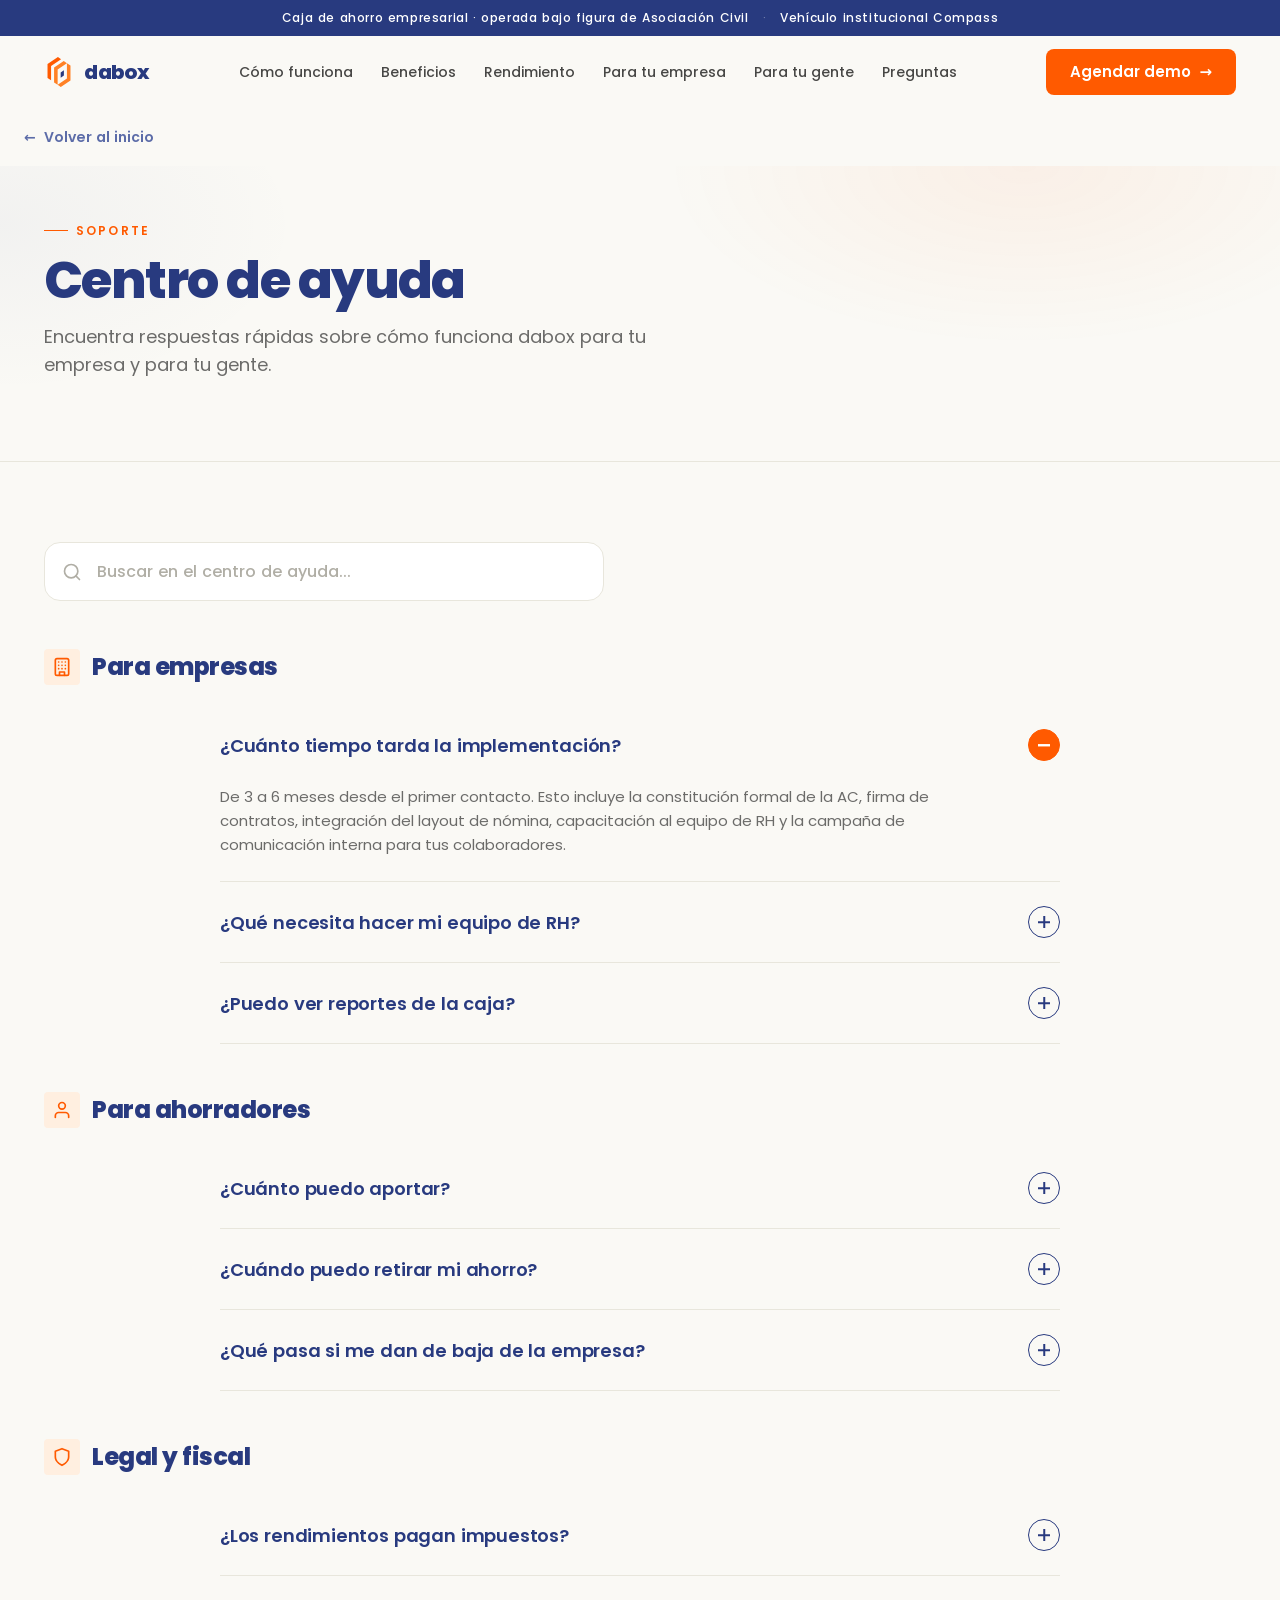
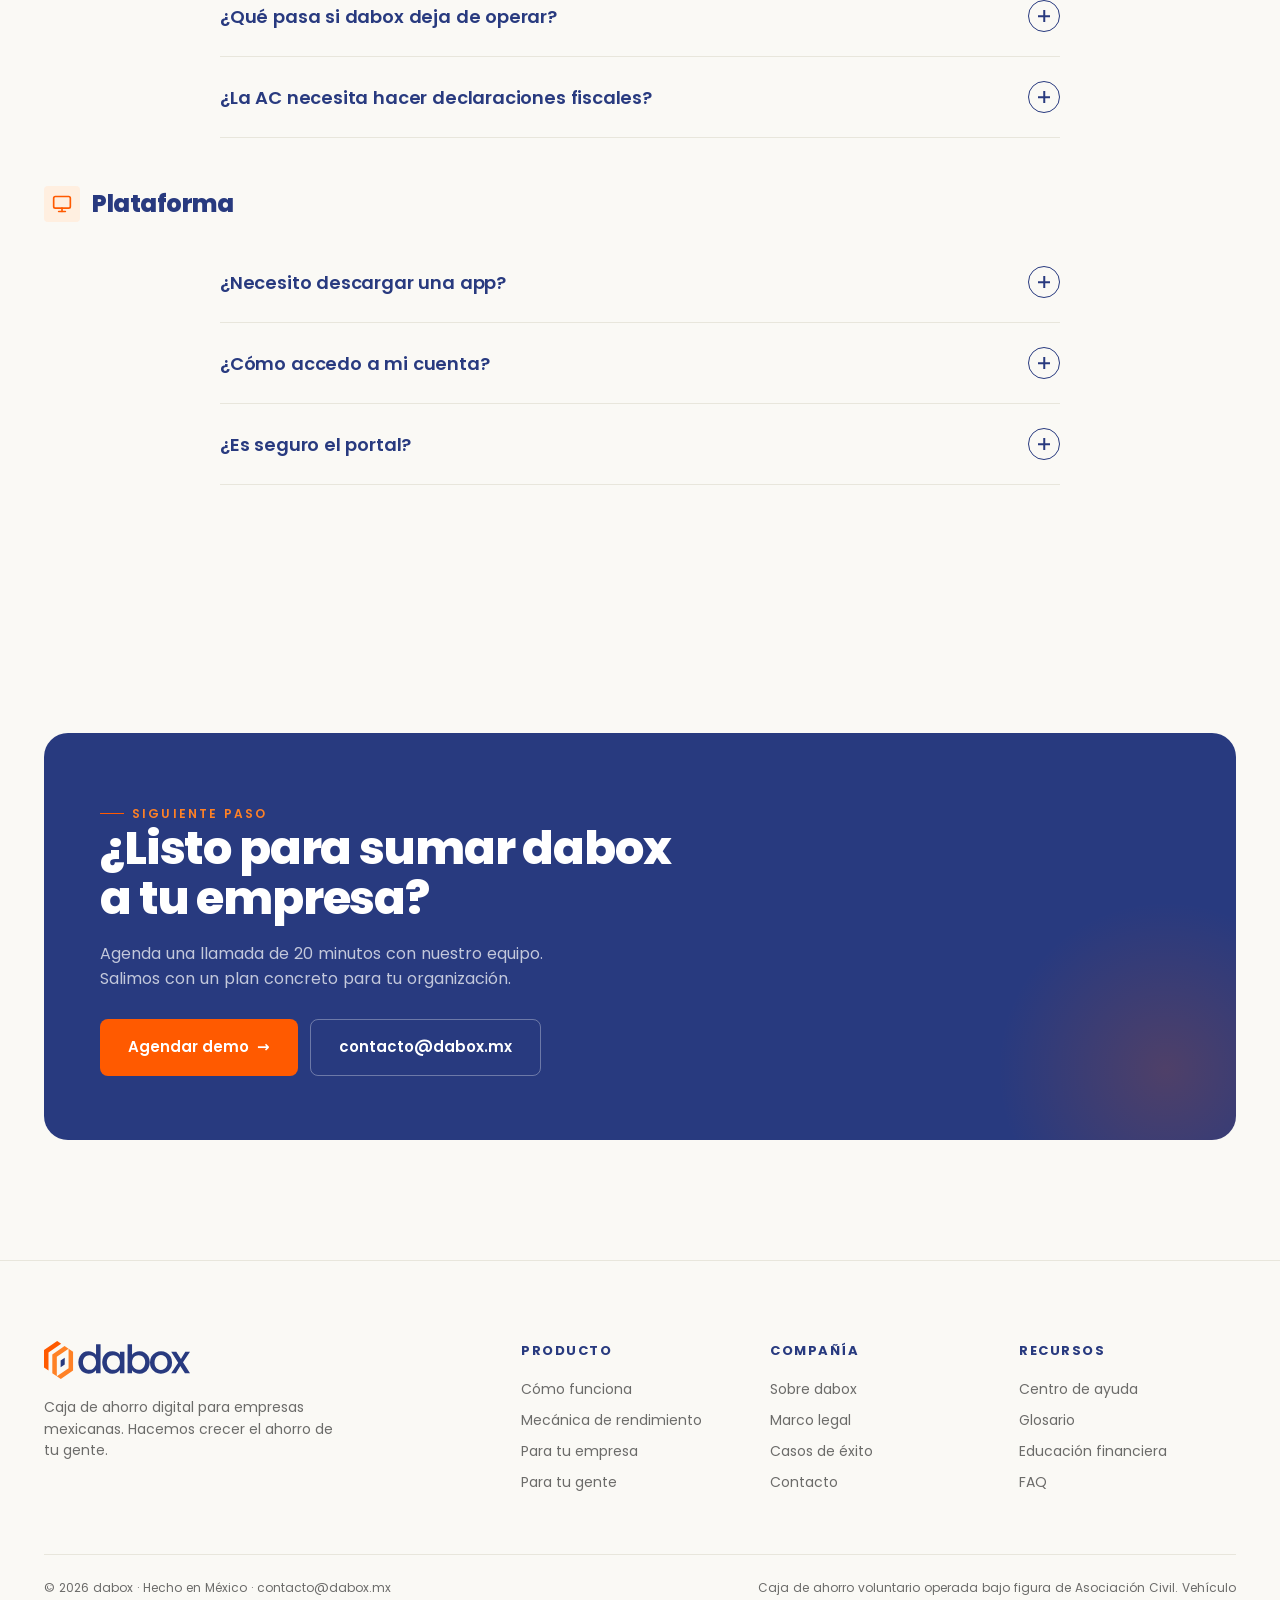
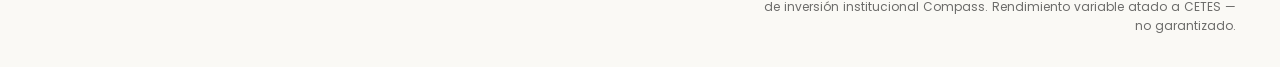
<file: centro-de-ayuda/index.html>
<!doctype html>
<html lang="es">
<head>
<meta charset="utf-8">
<meta name="viewport" content="width=device-width, initial-scale=1">
<title>Centro de Ayuda y Soporte | dabox</title>
<meta name="description" content="Encuentra respuestas rápidas sobre cómo funciona la caja de ahorro dabox para empresas y colaboradores. Resuelve dudas sobre retiros, aportaciones y más.">
<meta property="og:title" content="Centro de Ayuda y Soporte | dabox">
<meta property="og:description" content="Encuentra respuestas rápidas sobre cómo funciona la caja de ahorro dabox para tu empresa y tu gente.">
<meta property="og:image" content="https://dabox.mx/assets/logo-complete-color.svg">
<meta property="og:url" content="https://dabox.mx/centro-de-ayuda">
<meta property="og:type" content="website">
<link rel="stylesheet" href="../styles.css">
<link rel="icon" type="image/svg+xml" href="../assets/symbol-color.svg">
</head>
<body>
<div class="announce">
  <div class="wrap announce-inner">
    <span>Caja de ahorro empresarial · operada bajo figura de Asociación Civil</span>
    <span class="sep">·</span>
    <span>Vehículo institucional Compass</span>
  </div>
</div>
<nav class="nav" id="nav">
  <div class="wrap nav-inner">
    <a class="brand" href="../index.html#top">
      <img class="brand-mark" src="../assets/symbol-color.svg" alt="">
      <span class="brand-word">dabox</span>
    </a>
    <div class="nav-links">
      <a href="../index.html#producto">Cómo funciona</a>
      <a href="../index.html#beneficios">Beneficios</a>
      <a href="../index.html#calculadora">Rendimiento</a>
      <a href="../index.html#empresa">Para tu empresa</a>
      <a href="../index.html#colaborador">Para tu gente</a>
      <a href="../index.html#faq">Preguntas</a>
    </div>
    <div class="nav-cta">
      <a href="../index.html#contacto" class="btn btn-primary">Agendar demo<span class="arr">→</span></a>
    </div>
  </div>
</nav>

<a href="../index.html" class="back-link"><span>←</span> Volver al inicio</a>

<section class="page-hero">
  <div class="wrap">
    <span class="eyebrow">Soporte</span>
    <h1>Centro de ayuda</h1>
    <p class="lede">Encuentra respuestas rápidas sobre cómo funciona dabox para tu empresa y para tu gente.</p>
  </div>
</section>

<section class="page-section">
  <div class="wrap">
    <div class="search-wrap">
      <svg class="search-icon" width="20" height="20" viewBox="0 0 24 24" fill="none" stroke="currentColor" stroke-width="2" stroke-linecap="round" stroke-linejoin="round"><circle cx="11" cy="11" r="8"></circle><line x1="21" y1="21" x2="16.65" y2="16.65"></line></svg>
      <input type="text" id="helpSearch" class="search-input" placeholder="Buscar en el centro de ayuda...">
    </div>

    <!-- Categoria: Para empresas -->
    <div class="help-category">
      <h2>
        <div class="hc-icon">
          <svg width="20" height="20" viewBox="0 0 24 24" fill="none" stroke="currentColor" stroke-width="2" stroke-linecap="round" stroke-linejoin="round"><rect x="4" y="2" width="16" height="20" rx="2" ry="2"></rect><path d="M9 22v-4h6v4"></path><path d="M8 6h.01"></path><path d="M16 6h.01"></path><path d="M12 6h.01"></path><path d="M12 10h.01"></path><path d="M12 14h.01"></path><path d="M16 10h.01"></path><path d="M16 14h.01"></path><path d="M8 10h.01"></path><path d="M8 14h.01"></path></svg>
        </div>
        Para empresas
      </h2>
      <div class="faq">
        <div class="faq-item">
          <button class="faq-q">¿Cuánto tiempo tarda la implementación?<span class="plus"></span></button>
          <div class="faq-a"><p>De 3 a 6 meses desde el primer contacto. Esto incluye la constitución formal de la AC, firma de contratos, integración del layout de nómina, capacitación al equipo de RH y la campaña de comunicación interna para tus colaboradores.</p></div>
        </div>
        <div class="faq-item">
          <button class="faq-q">¿Qué necesita hacer mi equipo de RH?<span class="plus"></span></button>
          <div class="faq-a"><p>Muy poco. Solamente cargar un layout estandarizado (archivo Excel o CSV) una vez por periodo de nómina. dabox te entrega el formato pre-armado. Las dudas, consultas de saldos o solicitudes de retiros de los ahorradores se atienden directamente en su portal, no por RH.</p></div>
        </div>
        <div class="faq-item">
          <button class="faq-q">¿Puedo ver reportes de la caja?<span class="plus"></span></button>
          <div class="faq-a"><p>Sí. Cada mes recibes un reporte detallado con el número de ahorradores activos, ahorro acumulado, rendimientos generados y pagados, así como los retiros programados. Todo es 100% trazable y auditable.</p></div>
        </div>
      </div>
    </div>

    <!-- Categoria: Para ahorradores -->
    <div class="help-category">
      <h2>
        <div class="hc-icon">
          <svg width="20" height="20" viewBox="0 0 24 24" fill="none" stroke="currentColor" stroke-width="2" stroke-linecap="round" stroke-linejoin="round"><path d="M20 21v-2a4 4 0 0 0-4-4H8a4 4 0 0 0-4 4v2"></path><circle cx="12" cy="7" r="4"></circle></svg>
        </div>
        Para ahorradores
      </h2>
      <div class="faq">
        <div class="faq-item">
          <button class="faq-q">¿Cuánto puedo aportar?<span class="plus"></span></button>
          <div class="faq-a"><p>Tú defines el monto que deseas que se descuente de tu nómina cada quincena o mes. El límite mínimo y máximo los define el comité técnico de tu empresa, pero generalmente oscilan entre $100 y $1,500 por quincena.</p></div>
        </div>
        <div class="faq-item">
          <button class="faq-q">¿Cuándo puedo retirar mi ahorro?<span class="plus"></span></button>
          <div class="faq-a"><p>Existen dos ventanas de retiro programadas al año: julio y diciembre. Estas fechas están alineadas al pago de aguinaldo y al periodo vacacional de verano. En esas ventanas puedes retirar una parte o la totalidad de tu ahorro, y el monto se deposita directo a tu cuenta bancaria.</p></div>
        </div>
        <div class="faq-item">
          <button class="faq-q">¿Qué pasa si me dan de baja de la empresa?<span class="plus"></span></button>
          <div class="faq-a"><p>Tu ahorro está seguro. Al ser dado de baja, se liquida el total de tu ahorro acumulado más los rendimientos generados hasta la fecha. El dinero se deposita en tu cuenta bancaria en un plazo máximo de 30 días hábiles.</p></div>
        </div>
      </div>
    </div>

    <!-- Categoria: Legal y fiscal -->
    <div class="help-category">
      <h2>
        <div class="hc-icon">
          <svg width="20" height="20" viewBox="0 0 24 24" fill="none" stroke="currentColor" stroke-width="2" stroke-linecap="round" stroke-linejoin="round"><path d="M12 22s8-4 8-10V5l-8-3-8 3v7c0 6 8 10 8 10z"></path></svg>
        </div>
        Legal y fiscal
      </h2>
      <div class="faq">
        <div class="faq-item">
          <button class="faq-q">¿Los rendimientos pagan impuestos?<span class="plus"></span></button>
          <div class="faq-a"><p>Sí. Los rendimientos generados están sujetos a las disposiciones fiscales vigentes (ISR sobre rendimientos). dabox se encarga de gestionar las retenciones necesarias y emite los documentos requeridos para que los puedas incluir en tu declaración anual.</p></div>
        </div>
        <div class="faq-item">
          <button class="faq-q">¿Qué pasa si dabox deja de operar?<span class="plus"></span></button>
          <div class="faq-a"><p>Tu dinero no corre riesgo. El ahorro no vive en las cuentas de dabox; vive en la plataforma institucional Compass a nombre exclusivo de la Asociación Civil de tu empresa. Si dabox dejara de operar, el comité técnico tiene el control total sobre los recursos.</p></div>
        </div>
        <div class="faq-item">
          <button class="faq-q">¿La AC necesita hacer declaraciones fiscales?<span class="plus"></span></button>
          <div class="faq-a"><p>Sí, la Asociación Civil es una persona moral con obligaciones fiscales. Sin embargo, dabox se encarga íntegramente de toda la gestión contable, legal y fiscal de la AC, incluyendo las declaraciones ante el SAT.</p></div>
        </div>
      </div>
    </div>

    <!-- Categoria: Plataforma -->
    <div class="help-category">
      <h2>
        <div class="hc-icon">
          <svg width="20" height="20" viewBox="0 0 24 24" fill="none" stroke="currentColor" stroke-width="2" stroke-linecap="round" stroke-linejoin="round"><rect x="2" y="3" width="20" height="14" rx="2" ry="2"></rect><line x1="8" y1="21" x2="16" y2="21"></line><line x1="12" y1="17" x2="12" y2="21"></line></svg>
        </div>
        Plataforma
      </h2>
      <div class="faq">
        <div class="faq-item">
          <button class="faq-q">¿Necesito descargar una app?<span class="plus"></span></button>
          <div class="faq-a"><p>No. dabox es un portal web totalmente responsive. Puedes acceder a tu cuenta desde cualquier navegador web en tu celular, tablet o computadora, sin necesidad de descargar aplicaciones ni preocuparte por actualizaciones.</p></div>
        </div>
        <div class="faq-item">
          <button class="faq-q">¿Cómo accedo a mi cuenta?<span class="plus"></span></button>
          <div class="faq-a"><p>Ingresas con tu correo electrónico corporativo registrado y una contraseña. También ofrecemos la opción de acceder mediante un "enlace mágico" seguro que enviamos a tu correo, para que no tengas que memorizar otra contraseña.</p></div>
        </div>
        <div class="faq-item">
          <button class="faq-q">¿Es seguro el portal?<span class="plus"></span></button>
          <div class="faq-a"><p>Sí, la seguridad es nuestra prioridad. Utilizamos conexiones cifradas (HTTPS), infraestructura en la nube de alta seguridad y los fondos nunca pasan por nuestros servidores, están custodiados directamente por Compass.</p></div>
        </div>
      </div>
    </div>

  </div>
</section>

<section class="section">
  <div class="wrap">
    <div class="cta">
      <div>
        <span class="eyebrow eyebrow-light">Siguiente paso</span>
        <h2>¿Listo para sumar dabox<br>a tu empresa?</h2>
        <p>Agenda una llamada de 20 minutos con nuestro equipo. Salimos con un plan concreto para tu organización.</p>
        <div class="cta-cta">
          <a href="../index.html#contacto" class="btn btn-orange btn-lg">Agendar demo<span class="arr">→</span></a>
          <a href="mailto:contacto@dabox.mx" class="btn btn-outline-light btn-lg">contacto@dabox.mx</a>
        </div>
      </div>
    </div>
  </div>
</section>

<footer>
  <div class="wrap">
    <div class="foot-top">
      <div class="foot-brand">
        <img src="../assets/logo-complete-color.svg" alt="dabox" style="height:38px">
        <p>Caja de ahorro digital para empresas mexicanas. Hacemos crecer el ahorro de tu gente.</p>
      </div>
      <div class="foot-cols">
        <div class="foot-col">
          <h4>Producto</h4>
          <a href="../index.html#producto">Cómo funciona</a>
          <a href="../index.html#calculadora">Mecánica de rendimiento</a>
          <a href="../index.html#empresa">Para tu empresa</a>
          <a href="../index.html#colaborador">Para tu gente</a>
        </div>
        <div class="foot-col">
          <h4>Compañía</h4>
          <a href="../sobre-dabox">Sobre dabox</a>
          <a href="../marco-legal">Marco legal</a>
          <a href="../casos-de-exito">Casos de éxito</a>
          <a href="../index.html#contacto">Contacto</a>
        </div>
        <div class="foot-col">
          <h4>Recursos</h4>
          <a href="../centro-de-ayuda">Centro de ayuda</a>
          <a href="../glosario">Glosario</a>
          <a href="../educacion-financiera">Educación financiera</a>
          <a href="../index.html#faq">FAQ</a>
        </div>
      </div>
    </div>
    <div class="foot-bottom">
      <div>© 2026 dabox · Hecho en México · <a href="mailto:contacto@dabox.mx">contacto@dabox.mx</a></div>
      <div class="legal">
        Caja de ahorro voluntario operada bajo figura de Asociación Civil. Vehículo de inversión institucional Compass. Rendimiento variable atado a CETES — no garantizado.
      </div>
    </div>
  </div>
</footer>
<script src="../main.js"></script>
</body>
</html>
</file>
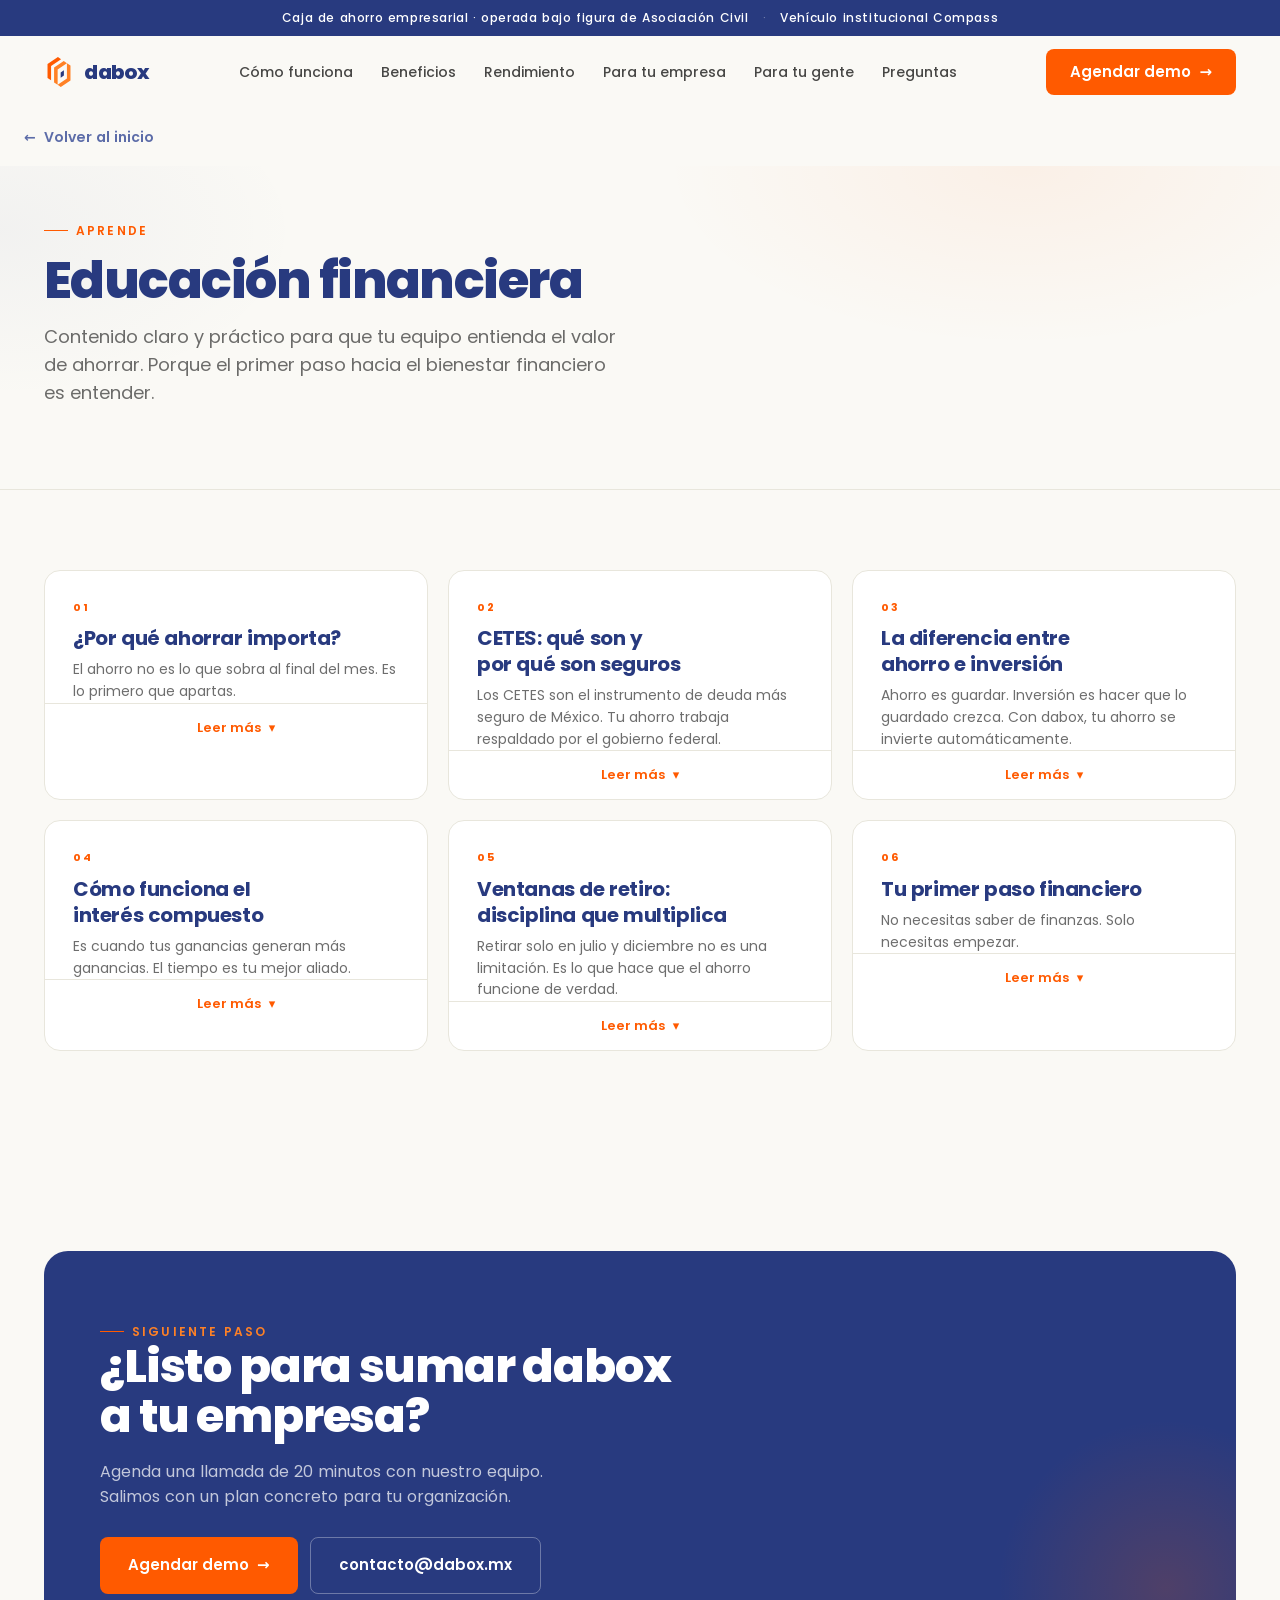
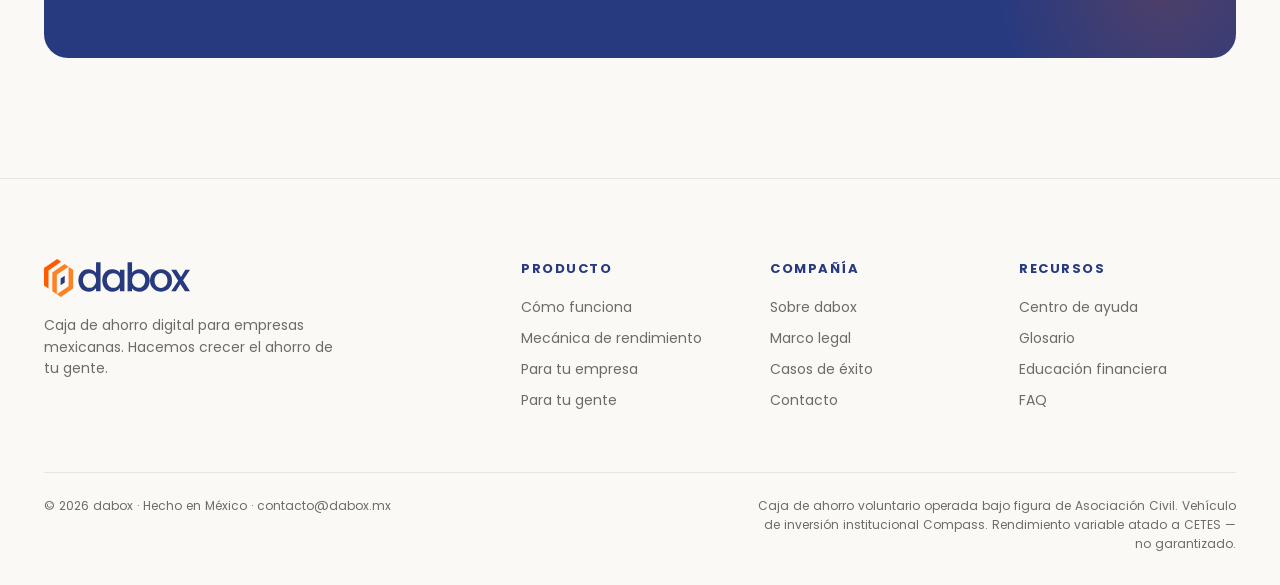
<file: educacion-financiera/index.html>
<!doctype html>
<html lang="es">
<head>
<meta charset="utf-8">
<meta name="viewport" content="width=device-width, initial-scale=1">
<title>Educación Financiera y Ahorro | dabox</title>
<meta name="description" content="Contenido claro y práctico para entender el valor de ahorrar. Aprende sobre CETES, interés compuesto y cómo iniciar tu camino hacia la libertad financiera.">
<meta property="og:title" content="Educación Financiera y Ahorro | dabox">
<meta property="og:description" content="Contenido claro y práctico para que tu equipo entienda el valor de ahorrar con dabox.">
<meta property="og:image" content="https://dabox.mx/assets/logo-complete-color.svg">
<meta property="og:url" content="https://dabox.mx/educacion-financiera">
<meta property="og:type" content="article">
<link rel="stylesheet" href="../styles.css">
<link rel="icon" type="image/svg+xml" href="../assets/symbol-color.svg">
</head>
<body>
<div class="announce">
  <div class="wrap announce-inner">
    <span>Caja de ahorro empresarial · operada bajo figura de Asociación Civil</span>
    <span class="sep">·</span>
    <span>Vehículo institucional Compass</span>
  </div>
</div>
<nav class="nav" id="nav">
  <div class="wrap nav-inner">
    <a class="brand" href="../index.html#top">
      <img class="brand-mark" src="../assets/symbol-color.svg" alt="">
      <span class="brand-word">dabox</span>
    </a>
    <div class="nav-links">
      <a href="../index.html#producto">Cómo funciona</a>
      <a href="../index.html#beneficios">Beneficios</a>
      <a href="../index.html#calculadora">Rendimiento</a>
      <a href="../index.html#empresa">Para tu empresa</a>
      <a href="../index.html#colaborador">Para tu gente</a>
      <a href="../index.html#faq">Preguntas</a>
    </div>
    <div class="nav-cta">
      <a href="../index.html#contacto" class="btn btn-primary">Agendar demo<span class="arr">→</span></a>
    </div>
  </div>
</nav>

<a href="../index.html" class="back-link"><span>←</span> Volver al inicio</a>

<section class="page-hero">
  <div class="wrap">
    <span class="eyebrow">Aprende</span>
    <h1>Educación financiera</h1>
    <p class="lede">Contenido claro y práctico para que tu equipo entienda el valor de ahorrar. Porque el primer paso hacia el bienestar financiero es entender.</p>
  </div>
</section>

<section class="page-section">
  <div class="wrap">
    <div class="content-grid">
      
      <!-- Card 01 -->
      <div class="edu-card">
        <div class="edu-card-head">
          <div class="ec-num">01</div>
          <h3>¿Por qué ahorrar importa?</h3>
          <p class="ec-excerpt">El ahorro no es lo que sobra al final del mes. Es lo primero que apartas.</p>
        </div>
        <div class="edu-card-body">
          <p>El ahorro no se trata solo de acumular dinero, se trata de comprar opciones, seguridad y reducir el estrés financiero. En México, más del 60% de los trabajadores formales viven al día, lo que significa que un imprevisto médico o un gasto sorpresa en el hogar puede desestabilizarlos por completo.</p>
          <p>Un esquema automático como dabox elimina la barrera de la fuerza de voluntad. No tienes que decidir ahorrar cada quincena; simplemente ocurre antes de que el dinero llegue a tu cuenta. La clave aquí es la constancia, no la cantidad inicial: apartar incluso $200 quincenales construye una red de seguridad significativa en solo 12 meses.</p>
        </div>
        <button class="edu-card-toggle">Leer más <span>▾</span></button>
      </div>

      <!-- Card 02 -->
      <div class="edu-card">
        <div class="edu-card-head">
          <div class="ec-num">02</div>
          <h3>CETES: qué son y por qué son seguros</h3>
          <p class="ec-excerpt">Los CETES son el instrumento de deuda más seguro de México. Tu ahorro trabaja respaldado por el gobierno federal.</p>
        </div>
        <div class="edu-card-body">
          <p>La palabra CETES significa "Certificados de la Tesorería de la Federación". Básicamente, son bonos de deuda emitidos a corto plazo (28, 91, 182 y 364 días). Cuando inviertes en CETES, le estás prestando dinero al gobierno de México, y este se compromete a pagarte un rendimiento garantizado en un plazo definido.</p>
          <p>A través del vehículo institucional Compass, el ahorro de dabox se invierte de manera conservadora en CETES a 28 días. Esto te brinda rendimientos sumamente competitivos frente a la inflación con el menor riesgo posible en el mercado financiero mexicano. La tasa es variable y es publicada semanalmente por el Banco de México (Banxico).</p>
        </div>
        <button class="edu-card-toggle">Leer más <span>▾</span></button>
      </div>

      <!-- Card 03 -->
      <div class="edu-card">
        <div class="edu-card-head">
          <div class="ec-num">03</div>
          <h3>La diferencia entre ahorro e inversión</h3>
          <p class="ec-excerpt">Ahorro es guardar. Inversión es hacer que lo guardado crezca. Con dabox, tu ahorro se invierte automáticamente.</p>
        </div>
        <div class="edu-card-body">
          <p>Existe una diferencia fundamental: ahorrar es simplemente apartar dinero para el futuro (como guardarlo debajo del colchón o en una cuenta de nómina que no da rendimientos). Invertir es poner ese dinero a trabajar para que genere más valor y no pierda su poder adquisitivo frente a la inflación.</p>
          <p>Con dabox logras ambas cosas de forma simultánea. Tienes la disciplina del ahorro a través del descuento por nómina, y al mismo tiempo, ese dinero se invierte automáticamente en instrumentos gubernamentales seguros a través de Compass. Obtienes el hábito de ahorrar y el beneficio de invertir, sin hacer nada extra.</p>
        </div>
        <button class="edu-card-toggle">Leer más <span>▾</span></button>
      </div>

      <!-- Card 04 -->
      <div class="edu-card">
        <div class="edu-card-head">
          <div class="ec-num">04</div>
          <h3>Cómo funciona el interés compuesto</h3>
          <p class="ec-excerpt">Es cuando tus ganancias generan más ganancias. El tiempo es tu mejor aliado.</p>
        </div>
        <div class="edu-card-body">
          <p>El interés compuesto ocurre cuando los rendimientos que ganaste comienzan, a su vez, a generar sus propios rendimientos. Es un efecto de "bola de nieve" financiero.</p>
          <p>Por ejemplo: si aportas $350 cada quincena a una tasa del 8.15% anual, en tu primer año ganarás alrededor de $365 solo en rendimientos. Pero si mantienes ese hábito por 5 años sin retirar, habrás ganado cerca de $5,900 en rendimientos, ya que tus ganancias anteriores se sumaron a tu base de inversión. Por eso, empezar pronto y ser constante es mucho más importante que iniciar con cantidades grandes.</p>
        </div>
        <button class="edu-card-toggle">Leer más <span>▾</span></button>
      </div>

      <!-- Card 05 -->
      <div class="edu-card">
        <div class="edu-card-head">
          <div class="ec-num">05</div>
          <h3>Ventanas de retiro: disciplina que multiplica</h3>
          <p class="ec-excerpt">Retirar solo en julio y diciembre no es una limitación. Es lo que hace que el ahorro funcione de verdad.</p>
        </div>
        <div class="edu-card-body">
          <p>Las dos ventanas anuales de retiro programadas (julio y diciembre) están diseñadas estratégicamente para coincidir con el pago de aguinaldo y el periodo vacacional, que son los momentos culturales donde la gente más necesita liquidez extra.</p>
          <p>Tener el dinero "bloqueado" temporalmente evita esos retiros impulsivos hormiga que matan el hábito del ahorro a largo plazo. Además, esta predictibilidad permite al fondo institucional Compass mantener las inversiones estables y asegurar mejores rendimientos para toda la Asociación Civil. Es disciplina financiera estructurada a tu favor.</p>
        </div>
        <button class="edu-card-toggle">Leer más <span>▾</span></button>
      </div>

      <!-- Card 06 -->
      <div class="edu-card">
        <div class="edu-card-head">
          <div class="ec-num">06</div>
          <h3>Tu primer paso financiero</h3>
          <p class="ec-excerpt">No necesitas saber de finanzas. Solo necesitas empezar.</p>
        </div>
        <div class="edu-card-body">
          <p>La educación financiera real empieza con la acción, no solo con la teoría. Al decidir inscribirte en la caja de ahorro dabox de tu empresa, ya tomaste la decisión más importante y difícil: automatizar el hábito de apartar dinero.</p>
          <p>A partir de aquí, el proceso es muy sencillo. Entra al portal regularmente para ver cómo crecen tus aportaciones y tus rendimientos. Entender de forma práctica cómo tu dinero trabaja para ti es la mejor manera de ganar confianza para tu futuro financiero. Recuerda: el mejor plan de ahorro es el que realmente llevas a cabo.</p>
        </div>
        <button class="edu-card-toggle">Leer más <span>▾</span></button>
      </div>

    </div>
  </div>
</section>

<section class="section">
  <div class="wrap">
    <div class="cta">
      <div>
        <span class="eyebrow eyebrow-light">Siguiente paso</span>
        <h2>¿Listo para sumar dabox<br>a tu empresa?</h2>
        <p>Agenda una llamada de 20 minutos con nuestro equipo. Salimos con un plan concreto para tu organización.</p>
        <div class="cta-cta">
          <a href="../index.html#contacto" class="btn btn-orange btn-lg">Agendar demo<span class="arr">→</span></a>
          <a href="mailto:contacto@dabox.mx" class="btn btn-outline-light btn-lg">contacto@dabox.mx</a>
        </div>
      </div>
    </div>
  </div>
</section>

<footer>
  <div class="wrap">
    <div class="foot-top">
      <div class="foot-brand">
        <img src="../assets/logo-complete-color.svg" alt="dabox" style="height:38px">
        <p>Caja de ahorro digital para empresas mexicanas. Hacemos crecer el ahorro de tu gente.</p>
      </div>
      <div class="foot-cols">
        <div class="foot-col">
          <h4>Producto</h4>
          <a href="../index.html#producto">Cómo funciona</a>
          <a href="../index.html#calculadora">Mecánica de rendimiento</a>
          <a href="../index.html#empresa">Para tu empresa</a>
          <a href="../index.html#colaborador">Para tu gente</a>
        </div>
        <div class="foot-col">
          <h4>Compañía</h4>
          <a href="../sobre-dabox">Sobre dabox</a>
          <a href="../marco-legal">Marco legal</a>
          <a href="../casos-de-exito">Casos de éxito</a>
          <a href="../index.html#contacto">Contacto</a>
        </div>
        <div class="foot-col">
          <h4>Recursos</h4>
          <a href="../centro-de-ayuda">Centro de ayuda</a>
          <a href="../glosario">Glosario</a>
          <a href="../educacion-financiera">Educación financiera</a>
          <a href="../index.html#faq">FAQ</a>
        </div>
      </div>
    </div>
    <div class="foot-bottom">
      <div>© 2026 dabox · Hecho en México · <a href="mailto:contacto@dabox.mx">contacto@dabox.mx</a></div>
      <div class="legal">
        Caja de ahorro voluntario operada bajo figura de Asociación Civil. Vehículo de inversión institucional Compass. Rendimiento variable atado a CETES — no garantizado.
      </div>
    </div>
  </div>
</footer>
<script src="../main.js"></script>
</body>
</html>
</file>
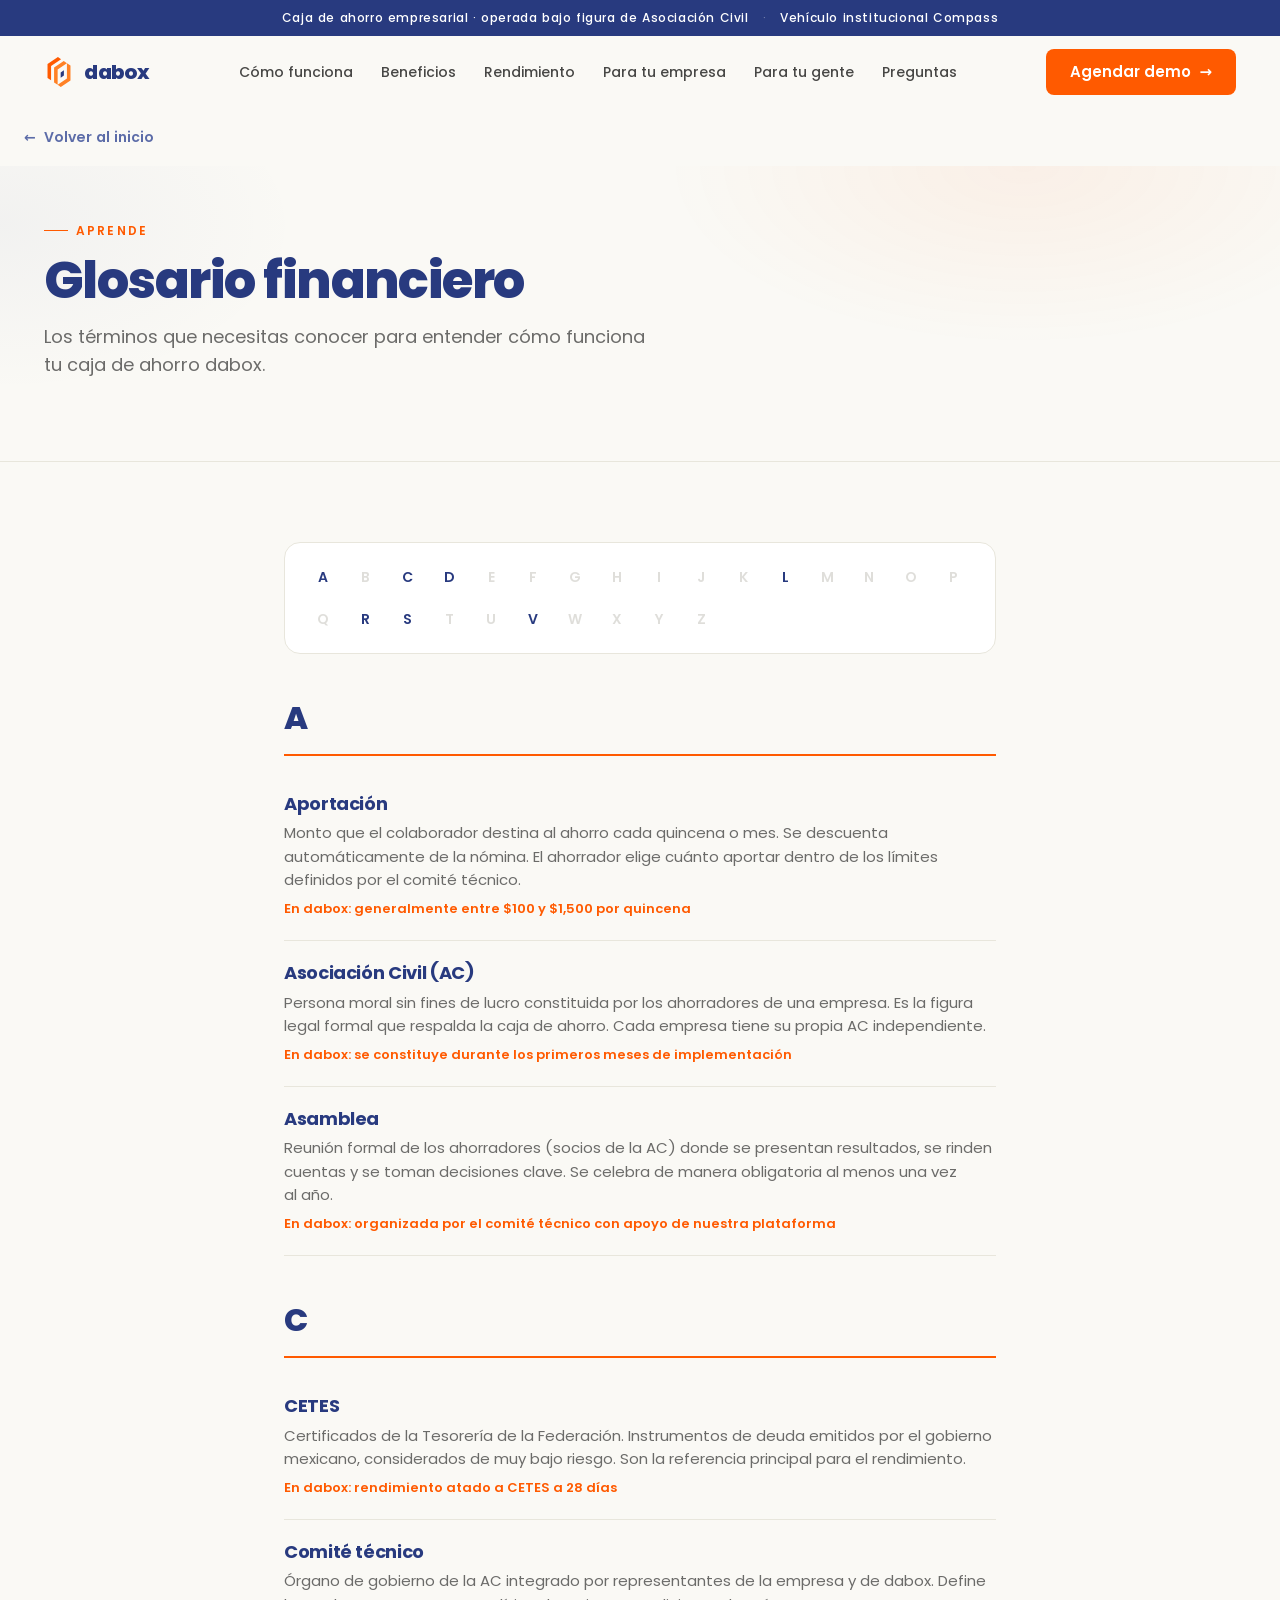
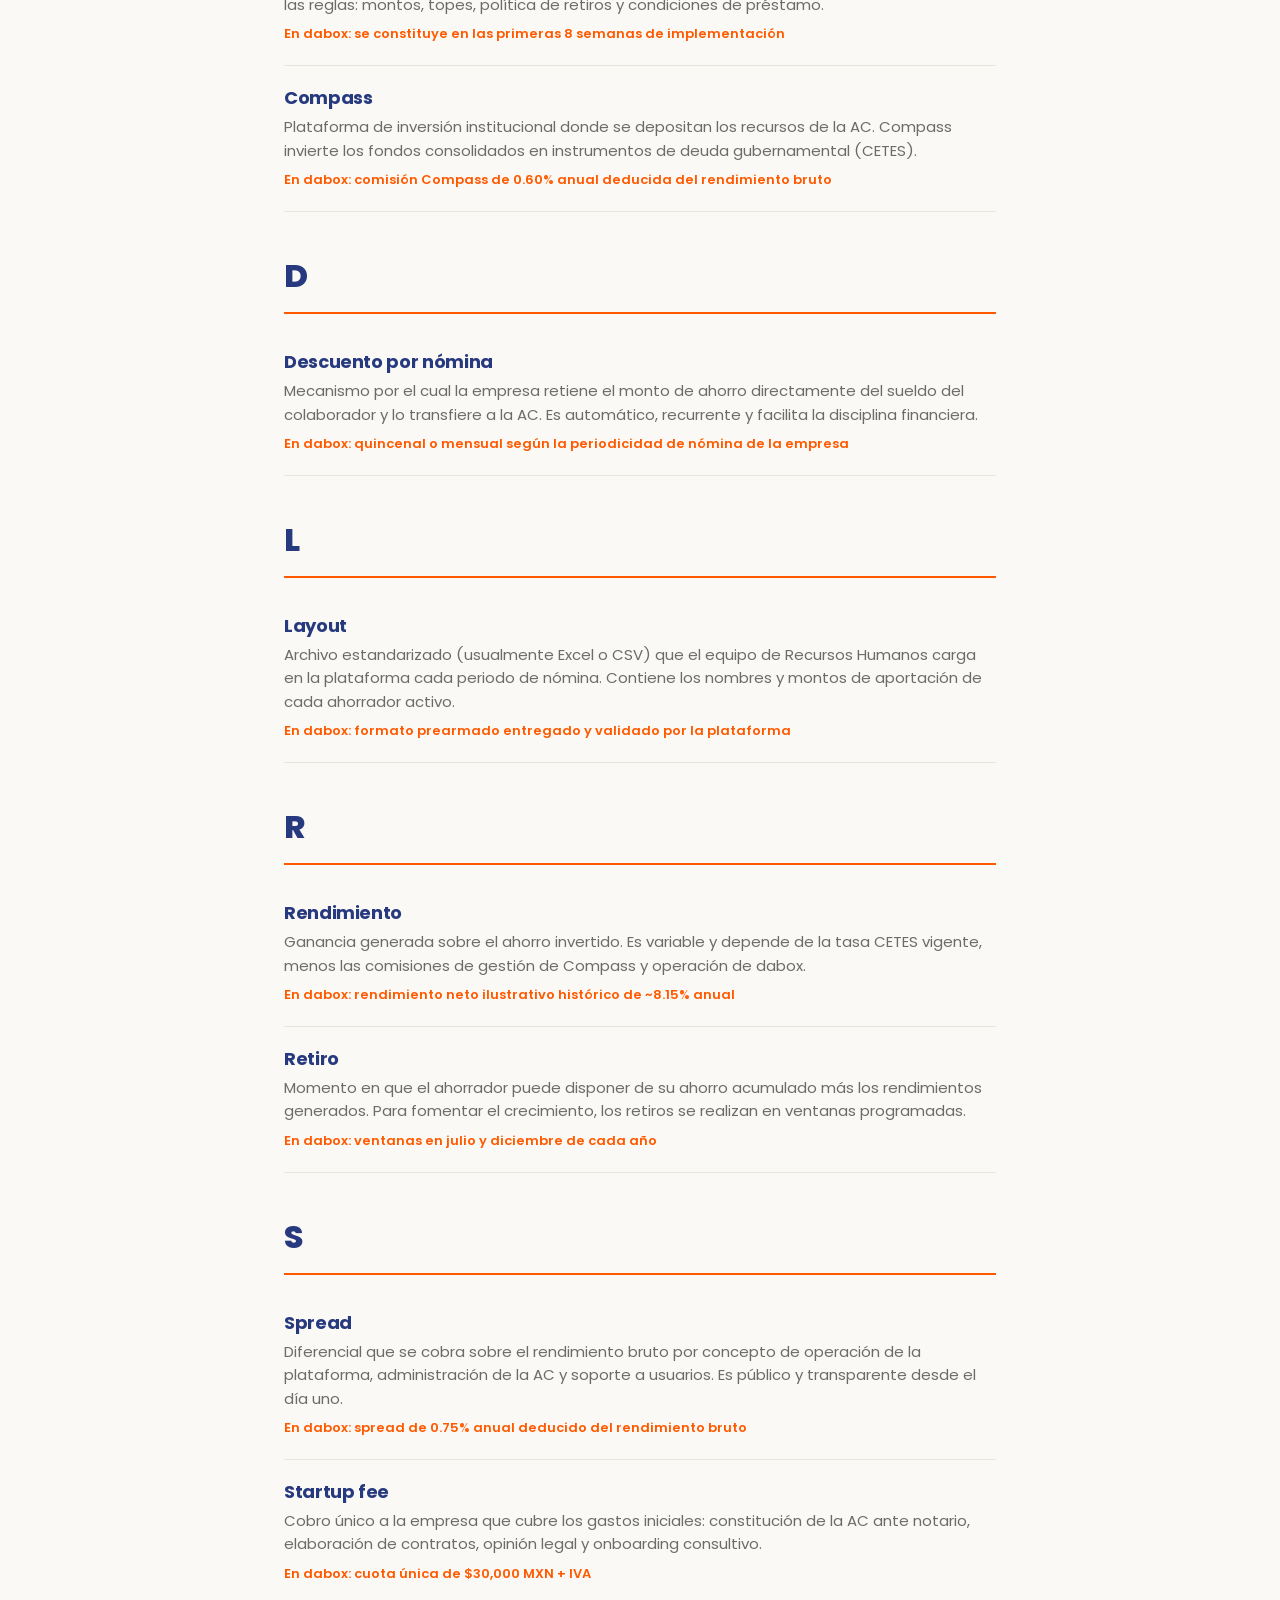
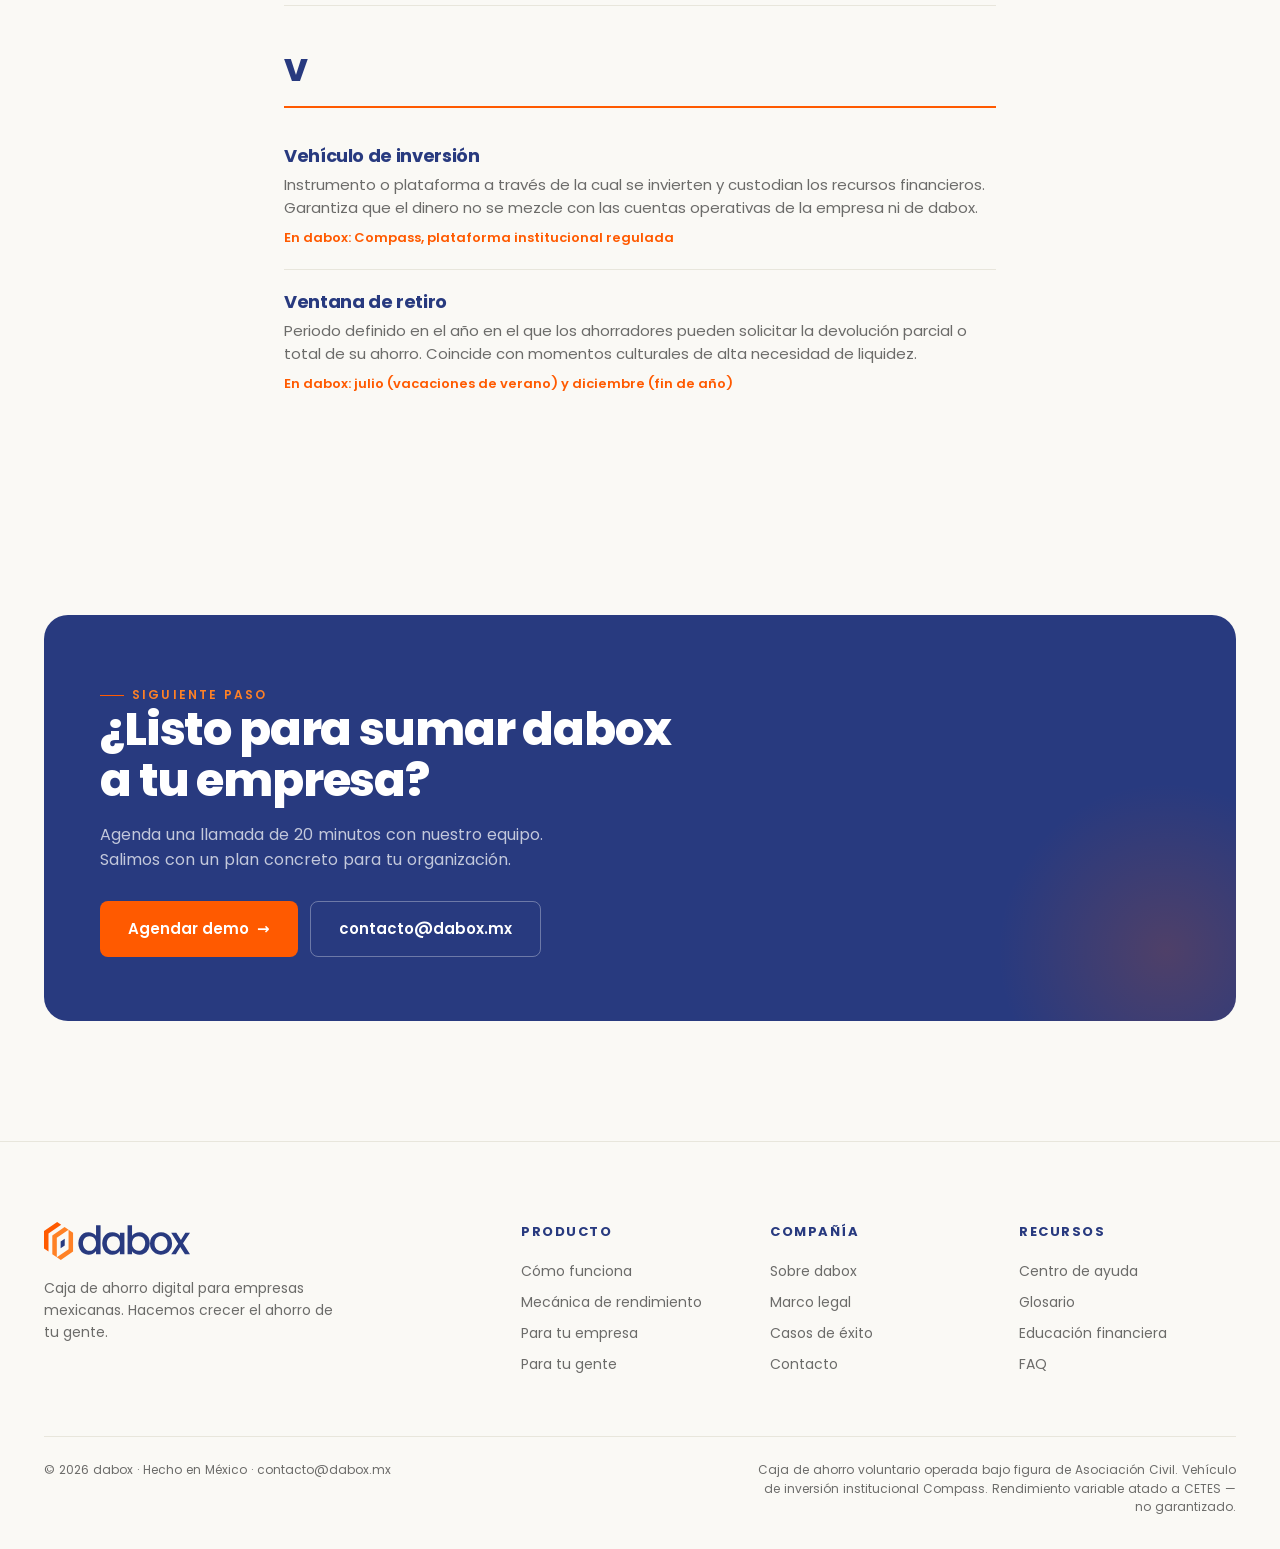
<file: glosario/index.html>
<!doctype html>
<html lang="es">
<head>
<meta charset="utf-8">
<meta name="viewport" content="width=device-width, initial-scale=1">
<title>Glosario Financiero | dabox</title>
<meta name="description" content="Diccionario de términos financieros para entender cómo funciona tu caja de ahorro: CETES, Asociación Civil, rendimientos, interés compuesto y más.">
<meta property="og:title" content="Glosario Financiero | dabox">
<meta property="og:description" content="Los términos que necesitas conocer para entender cómo funciona tu caja de ahorro dabox.">
<meta property="og:image" content="https://dabox.mx/assets/logo-complete-color.svg">
<meta property="og:url" content="https://dabox.mx/glosario">
<meta property="og:type" content="article">
<link rel="stylesheet" href="../styles.css">
<link rel="icon" type="image/svg+xml" href="../assets/symbol-color.svg">
</head>
<body>
<div class="announce">
  <div class="wrap announce-inner">
    <span>Caja de ahorro empresarial · operada bajo figura de Asociación Civil</span>
    <span class="sep">·</span>
    <span>Vehículo institucional Compass</span>
  </div>
</div>
<nav class="nav" id="nav">
  <div class="wrap nav-inner">
    <a class="brand" href="../index.html#top">
      <img class="brand-mark" src="../assets/symbol-color.svg" alt="">
      <span class="brand-word">dabox</span>
    </a>
    <div class="nav-links">
      <a href="../index.html#producto">Cómo funciona</a>
      <a href="../index.html#beneficios">Beneficios</a>
      <a href="../index.html#calculadora">Rendimiento</a>
      <a href="../index.html#empresa">Para tu empresa</a>
      <a href="../index.html#colaborador">Para tu gente</a>
      <a href="../index.html#faq">Preguntas</a>
    </div>
    <div class="nav-cta">
      <a href="../index.html#contacto" class="btn btn-primary">Agendar demo<span class="arr">→</span></a>
    </div>
  </div>
</nav>

<a href="../index.html" class="back-link"><span>←</span> Volver al inicio</a>

<section class="page-hero">
  <div class="wrap">
    <span class="eyebrow">Aprende</span>
    <h1>Glosario financiero</h1>
    <p class="lede">Los términos que necesitas conocer para entender cómo funciona tu caja de ahorro dabox.</p>
  </div>
</section>

<section class="page-section">
  <div class="wrap" style="max-width: 760px;">
    
    <div class="alpha-nav">
      <a href="#letter-A">A</a>
      <a href="#" class="disabled">B</a>
      <a href="#letter-C">C</a>
      <a href="#letter-D">D</a>
      <a href="#" class="disabled">E</a>
      <a href="#" class="disabled">F</a>
      <a href="#" class="disabled">G</a>
      <a href="#" class="disabled">H</a>
      <a href="#" class="disabled">I</a>
      <a href="#" class="disabled">J</a>
      <a href="#" class="disabled">K</a>
      <a href="#letter-L">L</a>
      <a href="#" class="disabled">M</a>
      <a href="#" class="disabled">N</a>
      <a href="#" class="disabled">O</a>
      <a href="#" class="disabled">P</a>
      <a href="#" class="disabled">Q</a>
      <a href="#letter-R">R</a>
      <a href="#letter-S">S</a>
      <a href="#" class="disabled">T</a>
      <a href="#" class="disabled">U</a>
      <a href="#letter-V">V</a>
      <a href="#" class="disabled">W</a>
      <a href="#" class="disabled">X</a>
      <a href="#" class="disabled">Y</a>
      <a href="#" class="disabled">Z</a>
    </div>

    <!-- Letter A -->
    <div class="glossary-letter" id="letter-A">A</div>
    <div class="glossary-term">
      <h3>Aportación</h3>
      <p>Monto que el colaborador destina al ahorro cada quincena o mes. Se descuenta automáticamente de la nómina. El ahorrador elige cuánto aportar dentro de los límites definidos por el comité técnico.</p>
      <span class="gt-context">En dabox: generalmente entre $100 y $1,500 por quincena</span>
    </div>
    <div class="glossary-term">
      <h3>Asociación Civil (AC)</h3>
      <p>Persona moral sin fines de lucro constituida por los ahorradores de una empresa. Es la figura legal formal que respalda la caja de ahorro. Cada empresa tiene su propia AC independiente.</p>
      <span class="gt-context">En dabox: se constituye durante los primeros meses de implementación</span>
    </div>
    <div class="glossary-term">
      <h3>Asamblea</h3>
      <p>Reunión formal de los ahorradores (socios de la AC) donde se presentan resultados, se rinden cuentas y se toman decisiones clave. Se celebra de manera obligatoria al menos una vez al año.</p>
      <span class="gt-context">En dabox: organizada por el comité técnico con apoyo de nuestra plataforma</span>
    </div>

    <!-- Letter C -->
    <div class="glossary-letter" id="letter-C">C</div>
    <div class="glossary-term">
      <h3>CETES</h3>
      <p>Certificados de la Tesorería de la Federación. Instrumentos de deuda emitidos por el gobierno mexicano, considerados de muy bajo riesgo. Son la referencia principal para el rendimiento.</p>
      <span class="gt-context">En dabox: rendimiento atado a CETES a 28 días</span>
    </div>
    <div class="glossary-term">
      <h3>Comité técnico</h3>
      <p>Órgano de gobierno de la AC integrado por representantes de la empresa y de dabox. Define las reglas: montos, topes, política de retiros y condiciones de préstamo.</p>
      <span class="gt-context">En dabox: se constituye en las primeras 8 semanas de implementación</span>
    </div>
    <div class="glossary-term">
      <h3>Compass</h3>
      <p>Plataforma de inversión institucional donde se depositan los recursos de la AC. Compass invierte los fondos consolidados en instrumentos de deuda gubernamental (CETES).</p>
      <span class="gt-context">En dabox: comisión Compass de 0.60% anual deducida del rendimiento bruto</span>
    </div>

    <!-- Letter D -->
    <div class="glossary-letter" id="letter-D">D</div>
    <div class="glossary-term">
      <h3>Descuento por nómina</h3>
      <p>Mecanismo por el cual la empresa retiene el monto de ahorro directamente del sueldo del colaborador y lo transfiere a la AC. Es automático, recurrente y facilita la disciplina financiera.</p>
      <span class="gt-context">En dabox: quincenal o mensual según la periodicidad de nómina de la empresa</span>
    </div>

    <!-- Letter L -->
    <div class="glossary-letter" id="letter-L">L</div>
    <div class="glossary-term">
      <h3>Layout</h3>
      <p>Archivo estandarizado (usualmente Excel o CSV) que el equipo de Recursos Humanos carga en la plataforma cada periodo de nómina. Contiene los nombres y montos de aportación de cada ahorrador activo.</p>
      <span class="gt-context">En dabox: formato prearmado entregado y validado por la plataforma</span>
    </div>

    <!-- Letter R -->
    <div class="glossary-letter" id="letter-R">R</div>
    <div class="glossary-term">
      <h3>Rendimiento</h3>
      <p>Ganancia generada sobre el ahorro invertido. Es variable y depende de la tasa CETES vigente, menos las comisiones de gestión de Compass y operación de dabox.</p>
      <span class="gt-context">En dabox: rendimiento neto ilustrativo histórico de ~8.15% anual</span>
    </div>
    <div class="glossary-term">
      <h3>Retiro</h3>
      <p>Momento en que el ahorrador puede disponer de su ahorro acumulado más los rendimientos generados. Para fomentar el crecimiento, los retiros se realizan en ventanas programadas.</p>
      <span class="gt-context">En dabox: ventanas en julio y diciembre de cada año</span>
    </div>

    <!-- Letter S -->
    <div class="glossary-letter" id="letter-S">S</div>
    <div class="glossary-term">
      <h3>Spread</h3>
      <p>Diferencial que se cobra sobre el rendimiento bruto por concepto de operación de la plataforma, administración de la AC y soporte a usuarios. Es público y transparente desde el día uno.</p>
      <span class="gt-context">En dabox: spread de 0.75% anual deducido del rendimiento bruto</span>
    </div>
    <div class="glossary-term">
      <h3>Startup fee</h3>
      <p>Cobro único a la empresa que cubre los gastos iniciales: constitución de la AC ante notario, elaboración de contratos, opinión legal y onboarding consultivo.</p>
      <span class="gt-context">En dabox: cuota única de $30,000 MXN + IVA</span>
    </div>

    <!-- Letter V -->
    <div class="glossary-letter" id="letter-V">V</div>
    <div class="glossary-term">
      <h3>Vehículo de inversión</h3>
      <p>Instrumento o plataforma a través de la cual se invierten y custodian los recursos financieros. Garantiza que el dinero no se mezcle con las cuentas operativas de la empresa ni de dabox.</p>
      <span class="gt-context">En dabox: Compass, plataforma institucional regulada</span>
    </div>
    <div class="glossary-term">
      <h3>Ventana de retiro</h3>
      <p>Periodo definido en el año en el que los ahorradores pueden solicitar la devolución parcial o total de su ahorro. Coincide con momentos culturales de alta necesidad de liquidez.</p>
      <span class="gt-context">En dabox: julio (vacaciones de verano) y diciembre (fin de año)</span>
    </div>

  </div>
</section>

<section class="section">
  <div class="wrap">
    <div class="cta">
      <div>
        <span class="eyebrow eyebrow-light">Siguiente paso</span>
        <h2>¿Listo para sumar dabox<br>a tu empresa?</h2>
        <p>Agenda una llamada de 20 minutos con nuestro equipo. Salimos con un plan concreto para tu organización.</p>
        <div class="cta-cta">
          <a href="../index.html#contacto" class="btn btn-orange btn-lg">Agendar demo<span class="arr">→</span></a>
          <a href="mailto:contacto@dabox.mx" class="btn btn-outline-light btn-lg">contacto@dabox.mx</a>
        </div>
      </div>
    </div>
  </div>
</section>

<footer>
  <div class="wrap">
    <div class="foot-top">
      <div class="foot-brand">
        <img src="../assets/logo-complete-color.svg" alt="dabox" style="height:38px">
        <p>Caja de ahorro digital para empresas mexicanas. Hacemos crecer el ahorro de tu gente.</p>
      </div>
      <div class="foot-cols">
        <div class="foot-col">
          <h4>Producto</h4>
          <a href="../index.html#producto">Cómo funciona</a>
          <a href="../index.html#calculadora">Mecánica de rendimiento</a>
          <a href="../index.html#empresa">Para tu empresa</a>
          <a href="../index.html#colaborador">Para tu gente</a>
        </div>
        <div class="foot-col">
          <h4>Compañía</h4>
          <a href="../sobre-dabox">Sobre dabox</a>
          <a href="../marco-legal">Marco legal</a>
          <a href="../casos-de-exito">Casos de éxito</a>
          <a href="../index.html#contacto">Contacto</a>
        </div>
        <div class="foot-col">
          <h4>Recursos</h4>
          <a href="../centro-de-ayuda">Centro de ayuda</a>
          <a href="../glosario">Glosario</a>
          <a href="../educacion-financiera">Educación financiera</a>
          <a href="../index.html#faq">FAQ</a>
        </div>
      </div>
    </div>
    <div class="foot-bottom">
      <div>© 2026 dabox · Hecho en México · <a href="mailto:contacto@dabox.mx">contacto@dabox.mx</a></div>
      <div class="legal">
        Caja de ahorro voluntario operada bajo figura de Asociación Civil. Vehículo de inversión institucional Compass. Rendimiento variable atado a CETES — no garantizado.
      </div>
    </div>
  </div>
</footer>
<script src="../main.js"></script>
</body>
</html>
</file>
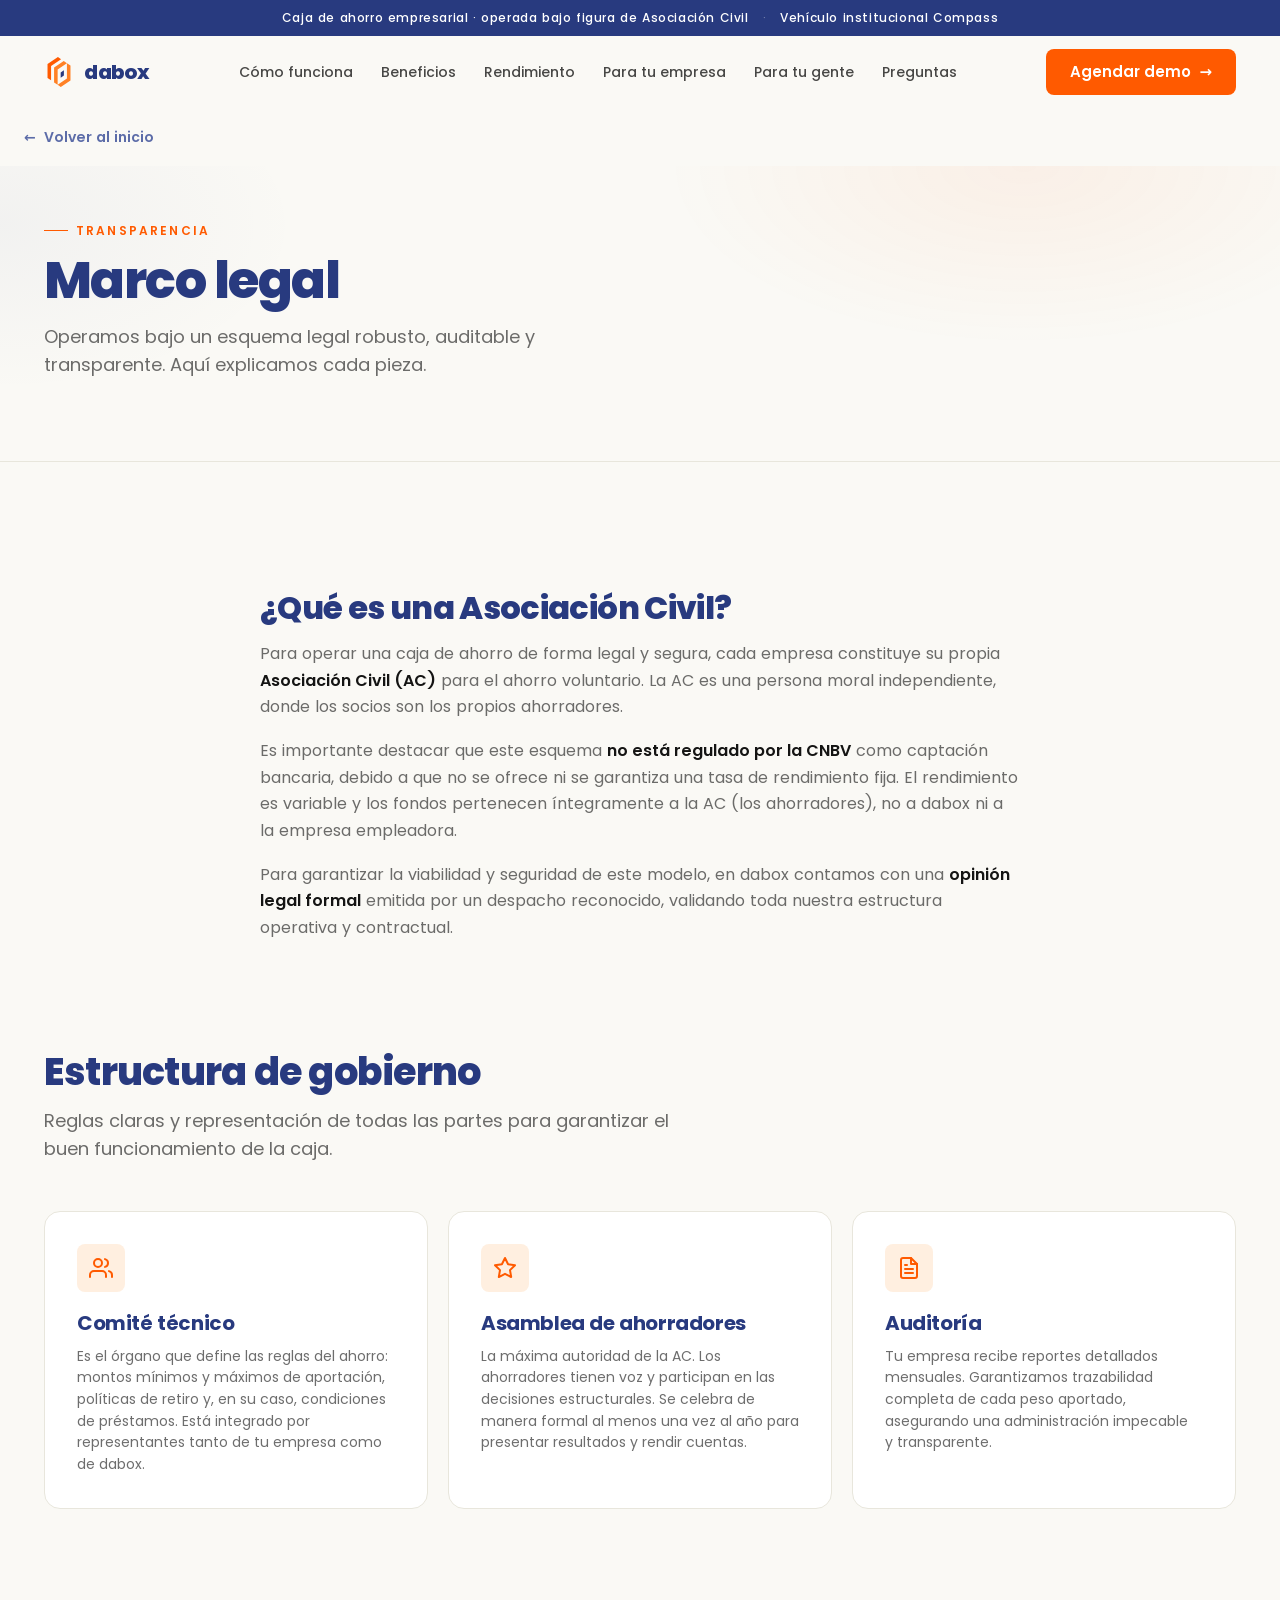
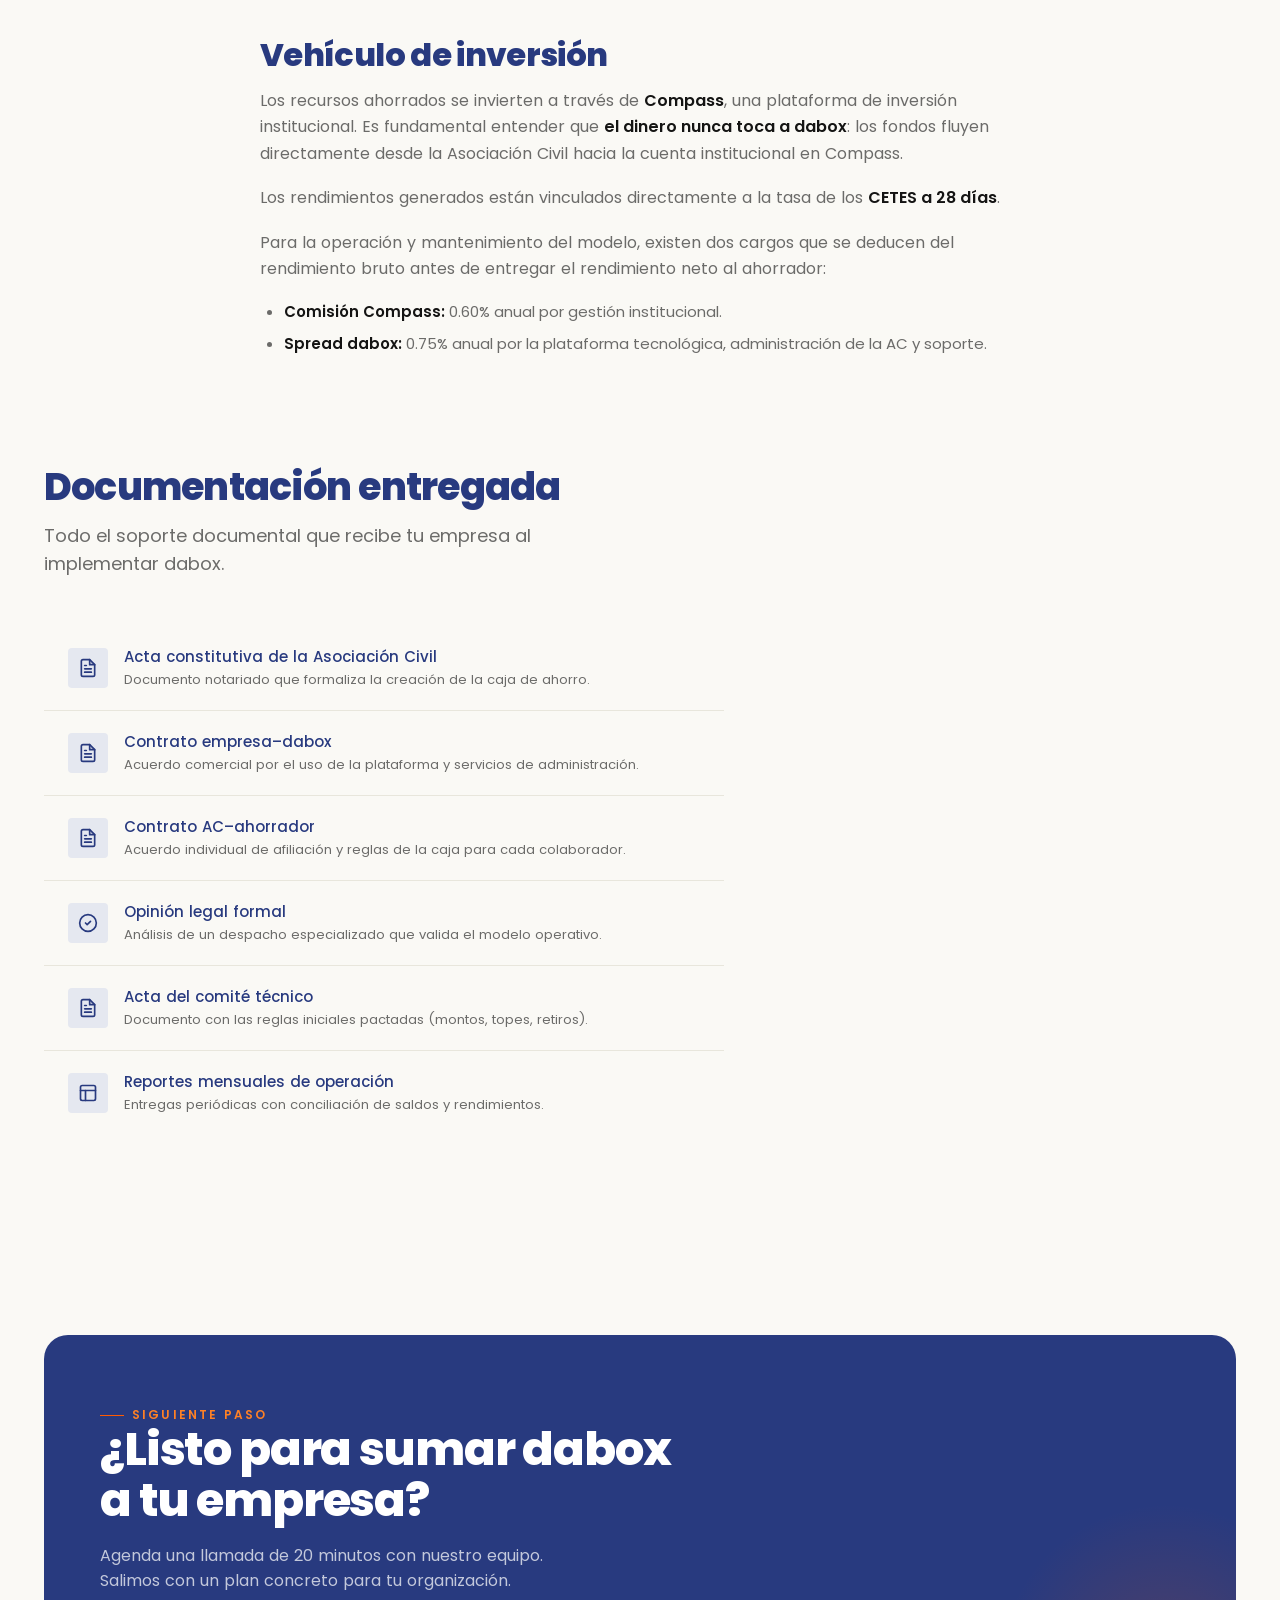
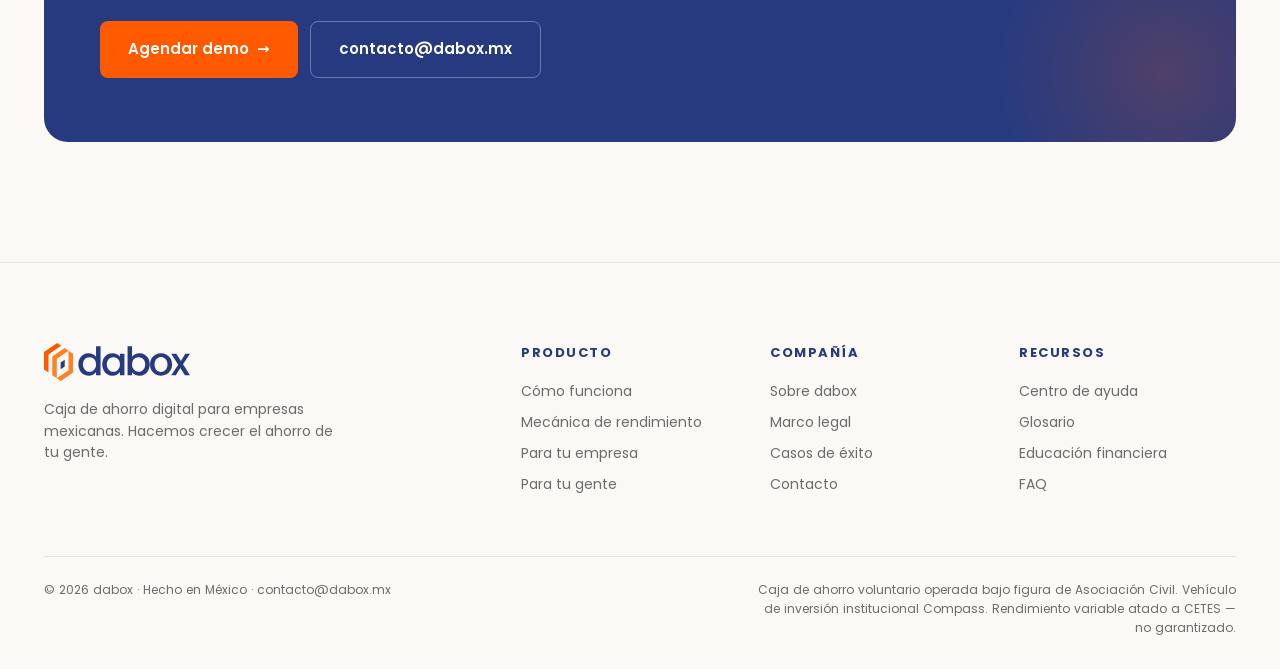
<file: marco-legal/index.html>
<!doctype html>
<html lang="es">
<head>
<meta charset="utf-8">
<meta name="viewport" content="width=device-width, initial-scale=1">
<title>Marco Legal y Estructura | dabox</title>
<meta name="description" content="Operamos bajo un esquema legal robusto, auditable y transparente. Descubre cómo protegemos tu caja de ahorro empresarial.">
<meta property="og:title" content="Marco Legal y Estructura | dabox">
<meta property="og:description" content="Operamos bajo un esquema legal robusto, auditable y transparente. La Asociación Civil y nuestro vehículo Compass protegen tu ahorro.">
<meta property="og:image" content="https://dabox.mx/assets/logo-complete-color.svg">
<meta property="og:url" content="https://dabox.mx/marco-legal">
<meta property="og:type" content="article">
<link rel="stylesheet" href="../styles.css">
<link rel="icon" type="image/svg+xml" href="../assets/symbol-color.svg">
</head>
<body>
<div class="announce">
  <div class="wrap announce-inner">
    <span>Caja de ahorro empresarial · operada bajo figura de Asociación Civil</span>
    <span class="sep">·</span>
    <span>Vehículo institucional Compass</span>
  </div>
</div>
<nav class="nav" id="nav">
  <div class="wrap nav-inner">
    <a class="brand" href="../index.html#top">
      <img class="brand-mark" src="../assets/symbol-color.svg" alt="">
      <span class="brand-word">dabox</span>
    </a>
    <div class="nav-links">
      <a href="../index.html#producto">Cómo funciona</a>
      <a href="../index.html#beneficios">Beneficios</a>
      <a href="../index.html#calculadora">Rendimiento</a>
      <a href="../index.html#empresa">Para tu empresa</a>
      <a href="../index.html#colaborador">Para tu gente</a>
      <a href="../index.html#faq">Preguntas</a>
    </div>
    <div class="nav-cta">
      <a href="../index.html#contacto" class="btn btn-primary">Agendar demo<span class="arr">→</span></a>
    </div>
  </div>
</nav>

<a href="../index.html" class="back-link"><span>←</span> Volver al inicio</a>

<section class="page-hero">
  <div class="wrap">
    <span class="eyebrow">Transparencia</span>
    <h1>Marco legal</h1>
    <p class="lede">Operamos bajo un esquema legal robusto, auditable y transparente. Aquí explicamos cada pieza.</p>
  </div>
</section>

<section class="page-section">
  <div class="wrap">
    <div class="article-body">
      <h2>¿Qué es una Asociación Civil?</h2>
      <p>Para operar una caja de ahorro de forma legal y segura, cada empresa constituye su propia <strong>Asociación Civil (AC)</strong> para el ahorro voluntario. La AC es una persona moral independiente, donde los socios son los propios ahorradores.</p>
      <p>Es importante destacar que este esquema <strong>no está regulado por la CNBV</strong> como captación bancaria, debido a que no se ofrece ni se garantiza una tasa de rendimiento fija. El rendimiento es variable y los fondos pertenecen íntegramente a la AC (los ahorradores), no a dabox ni a la empresa empleadora.</p>
      <p>Para garantizar la viabilidad y seguridad de este modelo, en dabox contamos con una <strong>opinión legal formal</strong> emitida por un despacho reconocido, validando toda nuestra estructura operativa y contractual.</p>
    </div>
  </div>
</section>

<section class="page-section section-cream">
  <div class="wrap">
    <div class="page-section-head">
      <h2>Estructura de gobierno</h2>
      <p class="lede">Reglas claras y representación de todas las partes para garantizar el buen funcionamiento de la caja.</p>
    </div>
    <div class="content-grid">
      <div class="content-card">
        <div class="cc-icon">
          <svg width="24" height="24" viewBox="0 0 24 24" fill="none" stroke="currentColor" stroke-width="2" stroke-linecap="round" stroke-linejoin="round"><path d="M17 21v-2a4 4 0 0 0-4-4H5a4 4 0 0 0-4 4v2"></path><circle cx="9" cy="7" r="4"></circle><path d="M23 21v-2a4 4 0 0 0-3-3.87"></path><path d="M16 3.13a4 4 0 0 1 0 7.75"></path></svg>
        </div>
        <h3>Comité técnico</h3>
        <p>Es el órgano que define las reglas del ahorro: montos mínimos y máximos de aportación, políticas de retiro y, en su caso, condiciones de préstamos. Está integrado por representantes tanto de tu empresa como de dabox.</p>
      </div>
      <div class="content-card">
        <div class="cc-icon">
          <svg width="24" height="24" viewBox="0 0 24 24" fill="none" stroke="currentColor" stroke-width="2" stroke-linecap="round" stroke-linejoin="round"><polygon points="12 2 15.09 8.26 22 9.27 17 14.14 18.18 21.02 12 17.77 5.82 21.02 7 14.14 2 9.27 8.91 8.26 12 2"></polygon></svg>
        </div>
        <h3>Asamblea de ahorradores</h3>
        <p>La máxima autoridad de la AC. Los ahorradores tienen voz y participan en las decisiones estructurales. Se celebra de manera formal al menos una vez al año para presentar resultados y rendir cuentas.</p>
      </div>
      <div class="content-card">
        <div class="cc-icon">
          <svg width="24" height="24" viewBox="0 0 24 24" fill="none" stroke="currentColor" stroke-width="2" stroke-linecap="round" stroke-linejoin="round"><path d="M14 2H6a2 2 0 0 0-2 2v16a2 2 0 0 0 2 2h12a2 2 0 0 0 2-2V8z"></path><polyline points="14 2 14 8 20 8"></polyline><line x1="16" y1="13" x2="8" y2="13"></line><line x1="16" y1="17" x2="8" y2="17"></line><polyline points="10 9 9 9 8 9"></polyline></svg>
        </div>
        <h3>Auditoría</h3>
        <p>Tu empresa recibe reportes detallados mensuales. Garantizamos trazabilidad completa de cada peso aportado, asegurando una administración impecable y transparente.</p>
      </div>
    </div>
  </div>
</section>

<section class="page-section">
  <div class="wrap">
    <div class="article-body">
      <h2>Vehículo de inversión</h2>
      <p>Los recursos ahorrados se invierten a través de <strong>Compass</strong>, una plataforma de inversión institucional. Es fundamental entender que <strong>el dinero nunca toca a dabox</strong>: los fondos fluyen directamente desde la Asociación Civil hacia la cuenta institucional en Compass.</p>
      <p>Los rendimientos generados están vinculados directamente a la tasa de los <strong>CETES a 28 días</strong>. </p>
      <p>Para la operación y mantenimiento del modelo, existen dos cargos que se deducen del rendimiento bruto antes de entregar el rendimiento neto al ahorrador:</p>
      <ul>
        <li><strong>Comisión Compass:</strong> 0.60% anual por gestión institucional.</li>
        <li><strong>Spread dabox:</strong> 0.75% anual por la plataforma tecnológica, administración de la AC y soporte.</li>
      </ul>
    </div>
  </div>
</section>

<section class="page-section section-cream">
  <div class="wrap">
    <div class="page-section-head">
      <h2>Documentación entregada</h2>
      <p class="lede">Todo el soporte documental que recibe tu empresa al implementar dabox.</p>
    </div>
    <ul class="doc-list" style="max-width: 680px;">
      <li>
        <div class="doc-icon">
          <svg width="20" height="20" viewBox="0 0 24 24" fill="none" stroke="currentColor" stroke-width="2" stroke-linecap="round" stroke-linejoin="round"><path d="M14 2H6a2 2 0 0 0-2 2v16a2 2 0 0 0 2 2h12a2 2 0 0 0 2-2V8z"></path><polyline points="14 2 14 8 20 8"></polyline><line x1="16" y1="13" x2="8" y2="13"></line><line x1="16" y1="17" x2="8" y2="17"></line><polyline points="10 9 9 9 8 9"></polyline></svg>
        </div>
        <div>
          Acta constitutiva de la Asociación Civil
          <div class="doc-desc">Documento notariado que formaliza la creación de la caja de ahorro.</div>
        </div>
      </li>
      <li>
        <div class="doc-icon">
          <svg width="20" height="20" viewBox="0 0 24 24" fill="none" stroke="currentColor" stroke-width="2" stroke-linecap="round" stroke-linejoin="round"><path d="M14 2H6a2 2 0 0 0-2 2v16a2 2 0 0 0 2 2h12a2 2 0 0 0 2-2V8z"></path><polyline points="14 2 14 8 20 8"></polyline><line x1="16" y1="13" x2="8" y2="13"></line><line x1="16" y1="17" x2="8" y2="17"></line><polyline points="10 9 9 9 8 9"></polyline></svg>
        </div>
        <div>
          Contrato empresa–dabox
          <div class="doc-desc">Acuerdo comercial por el uso de la plataforma y servicios de administración.</div>
        </div>
      </li>
      <li>
         <div class="doc-icon">
          <svg width="20" height="20" viewBox="0 0 24 24" fill="none" stroke="currentColor" stroke-width="2" stroke-linecap="round" stroke-linejoin="round"><path d="M14 2H6a2 2 0 0 0-2 2v16a2 2 0 0 0 2 2h12a2 2 0 0 0 2-2V8z"></path><polyline points="14 2 14 8 20 8"></polyline><line x1="16" y1="13" x2="8" y2="13"></line><line x1="16" y1="17" x2="8" y2="17"></line><polyline points="10 9 9 9 8 9"></polyline></svg>
        </div>
        <div>
          Contrato AC–ahorrador
          <div class="doc-desc">Acuerdo individual de afiliación y reglas de la caja para cada colaborador.</div>
        </div>
      </li>
      <li>
         <div class="doc-icon">
          <svg width="20" height="20" viewBox="0 0 24 24" fill="none" stroke="currentColor" stroke-width="2" stroke-linecap="round" stroke-linejoin="round"><circle cx="12" cy="12" r="10"></circle><path d="M9 12l2 2 4-4"></path></svg>
        </div>
        <div>
          Opinión legal formal
          <div class="doc-desc">Análisis de un despacho especializado que valida el modelo operativo.</div>
        </div>
      </li>
      <li>
        <div class="doc-icon">
          <svg width="20" height="20" viewBox="0 0 24 24" fill="none" stroke="currentColor" stroke-width="2" stroke-linecap="round" stroke-linejoin="round"><path d="M14 2H6a2 2 0 0 0-2 2v16a2 2 0 0 0 2 2h12a2 2 0 0 0 2-2V8z"></path><polyline points="14 2 14 8 20 8"></polyline><line x1="16" y1="13" x2="8" y2="13"></line><line x1="16" y1="17" x2="8" y2="17"></line><polyline points="10 9 9 9 8 9"></polyline></svg>
        </div>
        <div>
          Acta del comité técnico
          <div class="doc-desc">Documento con las reglas iniciales pactadas (montos, topes, retiros).</div>
        </div>
      </li>
      <li>
        <div class="doc-icon">
          <svg width="20" height="20" viewBox="0 0 24 24" fill="none" stroke="currentColor" stroke-width="2" stroke-linecap="round" stroke-linejoin="round"><rect x="3" y="3" width="18" height="18" rx="2" ry="2"></rect><line x1="3" y1="9" x2="21" y2="9"></line><line x1="9" y1="21" x2="9" y2="9"></line></svg>
        </div>
        <div>
          Reportes mensuales de operación
          <div class="doc-desc">Entregas periódicas con conciliación de saldos y rendimientos.</div>
        </div>
      </li>
    </ul>
  </div>
</section>

<section class="section">
  <div class="wrap">
    <div class="cta">
      <div>
        <span class="eyebrow eyebrow-light">Siguiente paso</span>
        <h2>¿Listo para sumar dabox<br>a tu empresa?</h2>
        <p>Agenda una llamada de 20 minutos con nuestro equipo. Salimos con un plan concreto para tu organización.</p>
        <div class="cta-cta">
          <a href="../index.html#contacto" class="btn btn-orange btn-lg">Agendar demo<span class="arr">→</span></a>
          <a href="mailto:contacto@dabox.mx" class="btn btn-outline-light btn-lg">contacto@dabox.mx</a>
        </div>
      </div>
    </div>
  </div>
</section>

<footer>
  <div class="wrap">
    <div class="foot-top">
      <div class="foot-brand">
        <img src="../assets/logo-complete-color.svg" alt="dabox" style="height:38px">
        <p>Caja de ahorro digital para empresas mexicanas. Hacemos crecer el ahorro de tu gente.</p>
      </div>
      <div class="foot-cols">
        <div class="foot-col">
          <h4>Producto</h4>
          <a href="../index.html#producto">Cómo funciona</a>
          <a href="../index.html#calculadora">Mecánica de rendimiento</a>
          <a href="../index.html#empresa">Para tu empresa</a>
          <a href="../index.html#colaborador">Para tu gente</a>
        </div>
        <div class="foot-col">
          <h4>Compañía</h4>
          <a href="../sobre-dabox">Sobre dabox</a>
          <a href="../marco-legal">Marco legal</a>
          <a href="../casos-de-exito">Casos de éxito</a>
          <a href="../index.html#contacto">Contacto</a>
        </div>
        <div class="foot-col">
          <h4>Recursos</h4>
          <a href="../centro-de-ayuda">Centro de ayuda</a>
          <a href="../glosario">Glosario</a>
          <a href="../educacion-financiera">Educación financiera</a>
          <a href="../index.html#faq">FAQ</a>
        </div>
      </div>
    </div>
    <div class="foot-bottom">
      <div>© 2026 dabox · Hecho en México · <a href="mailto:contacto@dabox.mx">contacto@dabox.mx</a></div>
      <div class="legal">
        Caja de ahorro voluntario operada bajo figura de Asociación Civil. Vehículo de inversión institucional Compass. Rendimiento variable atado a CETES — no garantizado.
      </div>
    </div>
  </div>
</footer>
<script src="../main.js"></script>
</body>
</html>
</file>
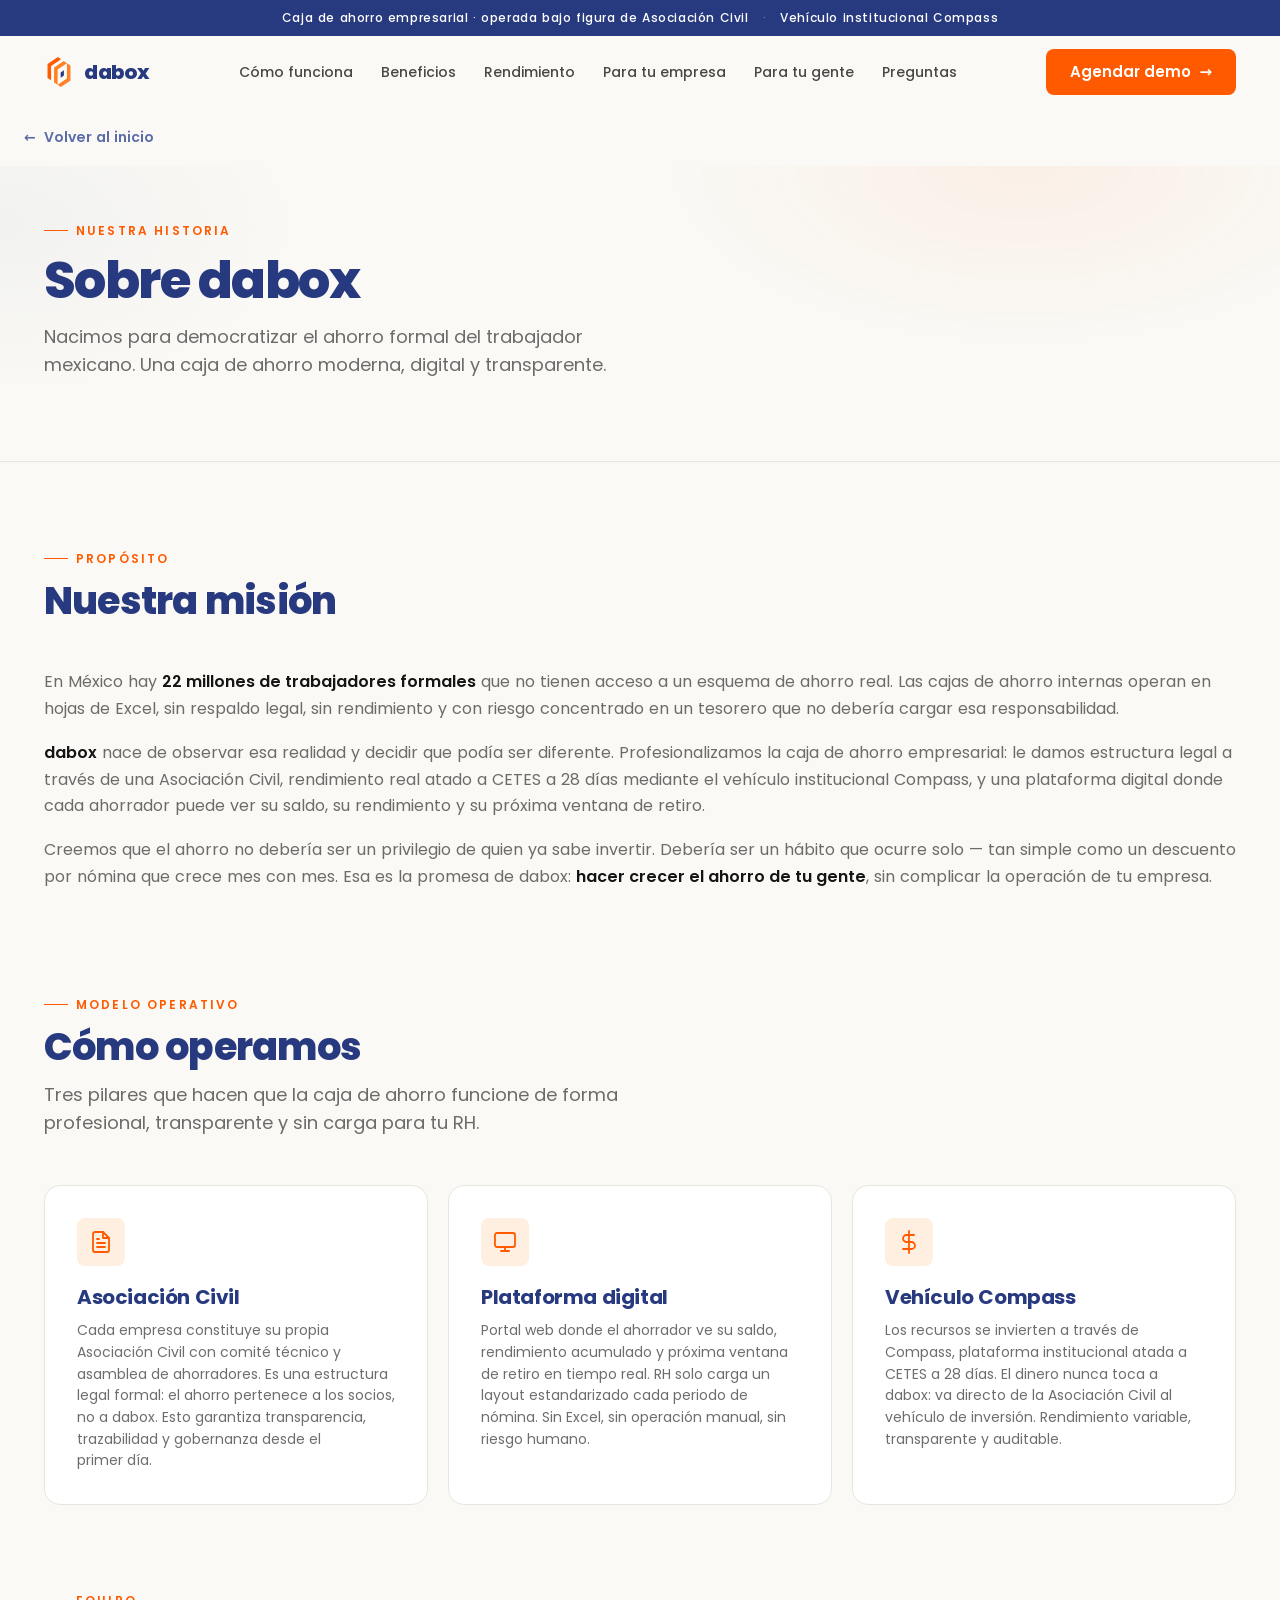
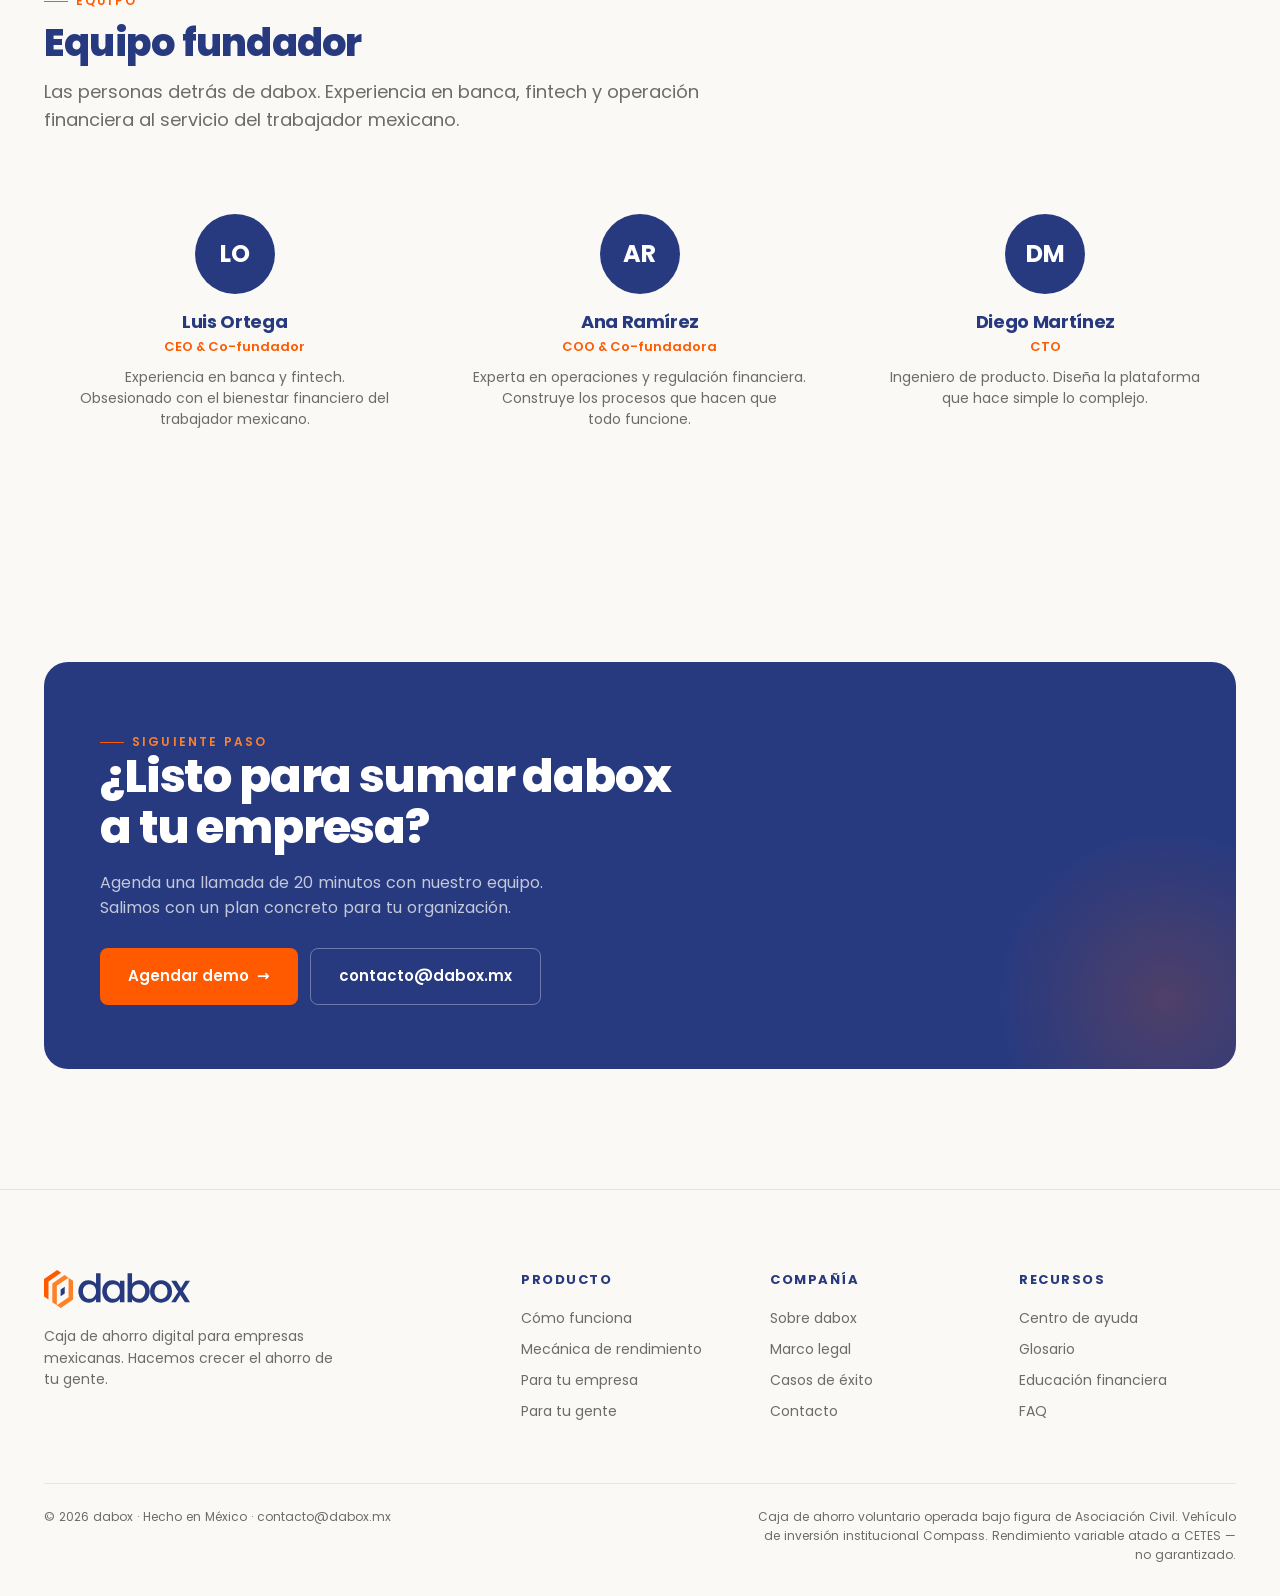
<file: sobre-dabox/index.html>
<!doctype html>
<html lang="es">
<head>
<meta charset="utf-8">
<meta name="viewport" content="width=device-width, initial-scale=1">
<title>Sobre dabox | La historia detrás de nuestra caja de ahorro</title>
<meta name="description" content="Nacimos para democratizar el ahorro formal del trabajador mexicano. Conoce al equipo fundador y el modelo operativo detrás de dabox.">
<meta property="og:title" content="Sobre dabox | La historia detrás de nuestra caja de ahorro">
<meta property="og:description" content="Nacimos para democratizar el ahorro formal del trabajador mexicano. Conoce cómo dabox profesionaliza las cajas de ahorro empresariales.">
<meta property="og:image" content="https://dabox.mx/assets/logo-complete-color.svg">
<meta property="og:url" content="https://dabox.mx/sobre-dabox">
<meta property="og:type" content="article">
<link rel="stylesheet" href="../styles.css">
<link rel="icon" type="image/svg+xml" href="../assets/symbol-color.svg">
</head>
<body>

<!-- ANNOUNCE BAR -->
<div class="announce">
  <div class="wrap announce-inner">
    <span>Caja de ahorro empresarial · operada bajo figura de Asociación Civil</span>
    <span class="sep">·</span>
    <span>Vehículo institucional Compass</span>
  </div>
</div>

<!-- NAV -->
<nav class="nav" id="nav">
  <div class="wrap nav-inner">
    <a class="brand" href="../index.html#top">
      <img class="brand-mark" src="../assets/symbol-color.svg" alt="">
      <span class="brand-word">dabox</span>
    </a>
    <div class="nav-links">
      <a href="../index.html#producto">Cómo funciona</a>
      <a href="../index.html#beneficios">Beneficios</a>
      <a href="../index.html#calculadora">Rendimiento</a>
      <a href="../index.html#empresa">Para tu empresa</a>
      <a href="../index.html#colaborador">Para tu gente</a>
      <a href="../index.html#faq">Preguntas</a>
    </div>
    <div class="nav-cta">
      <a href="../index.html#contacto" class="btn btn-primary">Agendar demo<span class="arr">→</span></a>
    </div>
  </div>
</nav>

<!-- BACK LINK -->
<a href="../index.html" class="back-link"><span>←</span> Volver al inicio</a>

<!-- PAGE HERO -->
<section class="page-hero">
  <div class="wrap">
    <span class="eyebrow">Nuestra historia</span>
    <h1>Sobre dabox</h1>
    <p class="lede">Nacimos para democratizar el ahorro formal del trabajador mexicano. Una caja de ahorro moderna, digital y transparente.</p>
  </div>
</section>

<!-- NUESTRA MISIÓN -->
<section class="page-section">
  <div class="wrap">
    <div class="page-section-head">
      <span class="eyebrow">Propósito</span>
      <h2>Nuestra misión</h2>
    </div>
    <div class="article-body" style="max-width:100%">
      <p>En México hay <strong>22 millones de trabajadores formales</strong> que no tienen acceso a un esquema de ahorro real. Las cajas de ahorro internas operan en hojas de Excel, sin respaldo legal, sin rendimiento y con riesgo concentrado en un tesorero que no debería cargar esa responsabilidad.</p>
      <p><strong>dabox</strong> nace de observar esa realidad y decidir que podía ser diferente. Profesionalizamos la caja de ahorro empresarial: le damos estructura legal a través de una Asociación Civil, rendimiento real atado a CETES a 28 días mediante el vehículo institucional Compass, y una plataforma digital donde cada ahorrador puede ver su saldo, su rendimiento y su próxima ventana de retiro.</p>
      <p>Creemos que el ahorro no debería ser un privilegio de quien ya sabe invertir. Debería ser un hábito que ocurre solo — tan simple como un descuento por nómina que crece mes con mes. Esa es la promesa de dabox: <strong>hacer crecer el ahorro de tu gente</strong>, sin complicar la operación de tu empresa.</p>
    </div>
  </div>
</section>

<!-- CÓMO OPERAMOS -->
<section class="page-section">
  <div class="wrap">
    <div class="page-section-head">
      <span class="eyebrow">Modelo operativo</span>
      <h2>Cómo operamos</h2>
      <p class="lede">Tres pilares que hacen que la caja de ahorro funcione de forma profesional, transparente y sin carga para tu RH.</p>
    </div>
    <div class="content-grid">
      <div class="content-card">
        <div class="cc-icon">
          <svg width="24" height="24" viewBox="0 0 24 24" fill="none" stroke="currentColor" stroke-width="1.8" stroke-linecap="round" stroke-linejoin="round"><path d="M14 2H6a2 2 0 0 0-2 2v16a2 2 0 0 0 2 2h12a2 2 0 0 0 2-2V8z"/><polyline points="14 2 14 8 20 8"/><line x1="16" y1="13" x2="8" y2="13"/><line x1="16" y1="17" x2="8" y2="17"/><polyline points="10 9 9 9 8 9"/></svg>
        </div>
        <h3>Asociación Civil</h3>
        <p>Cada empresa constituye su propia Asociación Civil con comité técnico y asamblea de ahorradores. Es una estructura legal formal: el ahorro pertenece a los socios, no a dabox. Esto garantiza transparencia, trazabilidad y gobernanza desde el primer día.</p>
      </div>
      <div class="content-card">
        <div class="cc-icon">
          <svg width="24" height="24" viewBox="0 0 24 24" fill="none" stroke="currentColor" stroke-width="1.8" stroke-linecap="round" stroke-linejoin="round"><rect x="2" y="3" width="20" height="14" rx="2"/><line x1="8" y1="21" x2="16" y2="21"/><line x1="12" y1="17" x2="12" y2="21"/></svg>
        </div>
        <h3>Plataforma digital</h3>
        <p>Portal web donde el ahorrador ve su saldo, rendimiento acumulado y próxima ventana de retiro en tiempo real. RH solo carga un layout estandarizado cada periodo de nómina. Sin Excel, sin operación manual, sin riesgo humano.</p>
      </div>
      <div class="content-card">
        <div class="cc-icon">
          <svg width="24" height="24" viewBox="0 0 24 24" fill="none" stroke="currentColor" stroke-width="1.8" stroke-linecap="round" stroke-linejoin="round"><line x1="12" y1="1" x2="12" y2="23"/><path d="M17 5H9.5a3.5 3.5 0 0 0 0 7h5a3.5 3.5 0 0 1 0 7H6"/></svg>
        </div>
        <h3>Vehículo Compass</h3>
        <p>Los recursos se invierten a través de Compass, plataforma institucional atada a CETES a 28 días. El dinero nunca toca a dabox: va directo de la Asociación Civil al vehículo de inversión. Rendimiento variable, transparente y auditable.</p>
      </div>
    </div>
  </div>
</section>

<!-- EQUIPO FUNDADOR -->
<section class="page-section">
  <div class="wrap">
    <div class="page-section-head">
      <span class="eyebrow">Equipo</span>
      <h2>Equipo fundador</h2>
      <p class="lede">Las personas detrás de dabox. Experiencia en banca, fintech y operación financiera al servicio del trabajador mexicano.</p>
    </div>
    <div class="team-grid">
      <div class="team-member">
        <div class="team-avatar">LO</div>
        <h3>Luis Ortega</h3>
        <div class="tm-role">CEO & Co-fundador</div>
        <p>Experiencia en banca y fintech. Obsesionado con el bienestar financiero del trabajador mexicano.</p>
      </div>
      <div class="team-member">
        <div class="team-avatar">AR</div>
        <h3>Ana Ramírez</h3>
        <div class="tm-role">COO & Co-fundadora</div>
        <p>Experta en operaciones y regulación financiera. Construye los procesos que hacen que todo funcione.</p>
      </div>
      <div class="team-member">
        <div class="team-avatar">DM</div>
        <h3>Diego Martínez</h3>
        <div class="tm-role">CTO</div>
        <p>Ingeniero de producto. Diseña la plataforma que hace simple lo complejo.</p>
      </div>
    </div>
  </div>
</section>

<!-- CTA -->
<section class="section">
  <div class="wrap">
    <div class="cta">
      <div>
        <span class="eyebrow eyebrow-light">Siguiente paso</span>
        <h2>¿Listo para sumar dabox<br>a tu empresa?</h2>
        <p>Agenda una llamada de 20 minutos con nuestro equipo. Salimos con un plan concreto para tu organización.</p>
        <div class="cta-cta">
          <a href="../index.html#contacto" class="btn btn-orange btn-lg">Agendar demo<span class="arr">→</span></a>
          <a href="mailto:contacto@dabox.mx" class="btn btn-outline-light btn-lg">contacto@dabox.mx</a>
        </div>
      </div>
    </div>
  </div>
</section>

<!-- FOOTER -->
<footer>
  <div class="wrap">
    <div class="foot-top">
      <div class="foot-brand">
        <img src="../assets/logo-complete-color.svg" alt="dabox" style="height:38px">
        <p>Caja de ahorro digital para empresas mexicanas. Hacemos crecer el ahorro de tu gente.</p>
      </div>
      <div class="foot-cols">
        <div class="foot-col">
          <h4>Producto</h4>
          <a href="../index.html#producto">Cómo funciona</a>
          <a href="../index.html#calculadora">Mecánica de rendimiento</a>
          <a href="../index.html#empresa">Para tu empresa</a>
          <a href="../index.html#colaborador">Para tu gente</a>
        </div>
        <div class="foot-col">
          <h4>Compañía</h4>
          <a href="../sobre-dabox">Sobre dabox</a>
          <a href="../marco-legal">Marco legal</a>
          <a href="../casos-de-exito">Casos de éxito</a>
          <a href="../index.html#contacto">Contacto</a>
        </div>
        <div class="foot-col">
          <h4>Recursos</h4>
          <a href="../centro-de-ayuda">Centro de ayuda</a>
          <a href="../glosario">Glosario</a>
          <a href="../educacion-financiera">Educación financiera</a>
          <a href="../index.html#faq">FAQ</a>
        </div>
      </div>
    </div>
    <div class="foot-bottom">
      <div>© 2026 dabox · Hecho en México · <a href="mailto:contacto@dabox.mx">contacto@dabox.mx</a></div>
      <div class="legal">
        Caja de ahorro voluntario operada bajo figura de Asociación Civil. Vehículo de inversión institucional Compass. Rendimiento variable atado a CETES — no garantizado.
      </div>
    </div>
  </div>
</footer>

<script src="../main.js"></script>
</body>
</html>
</file>
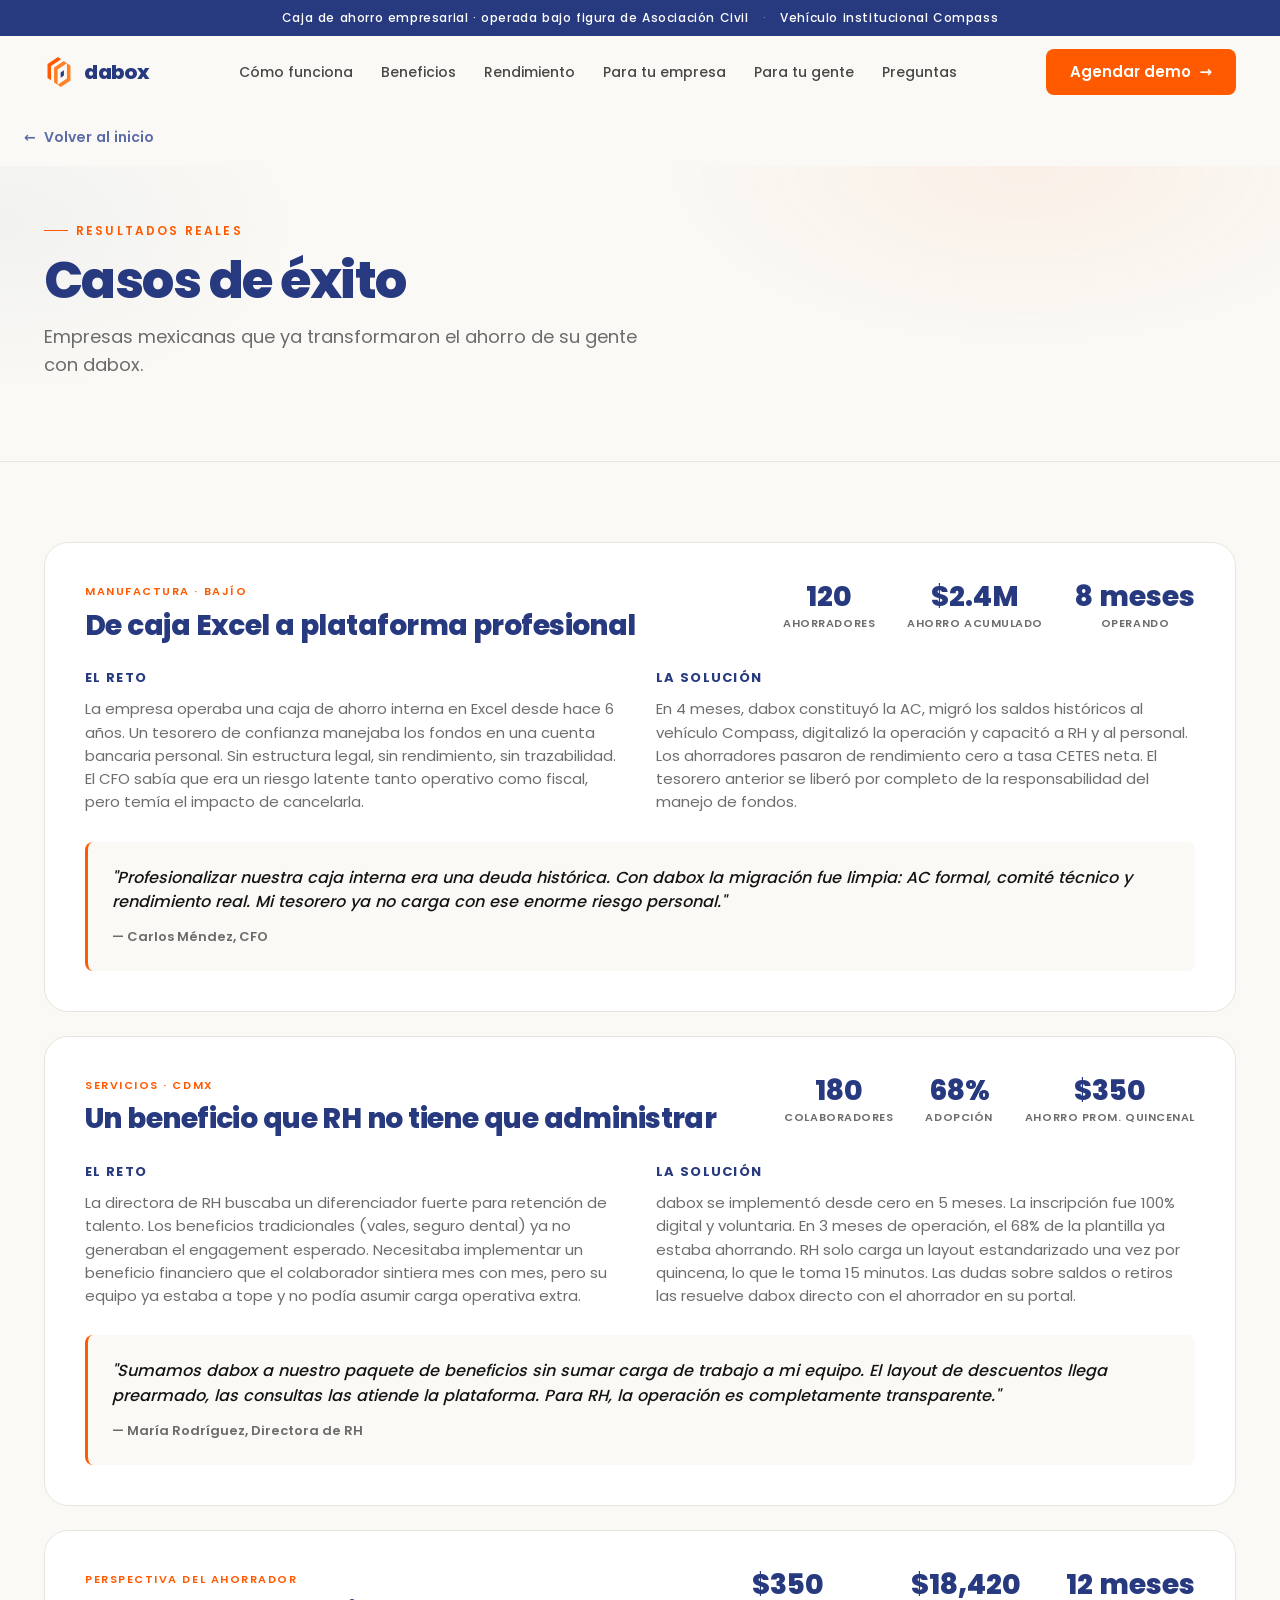
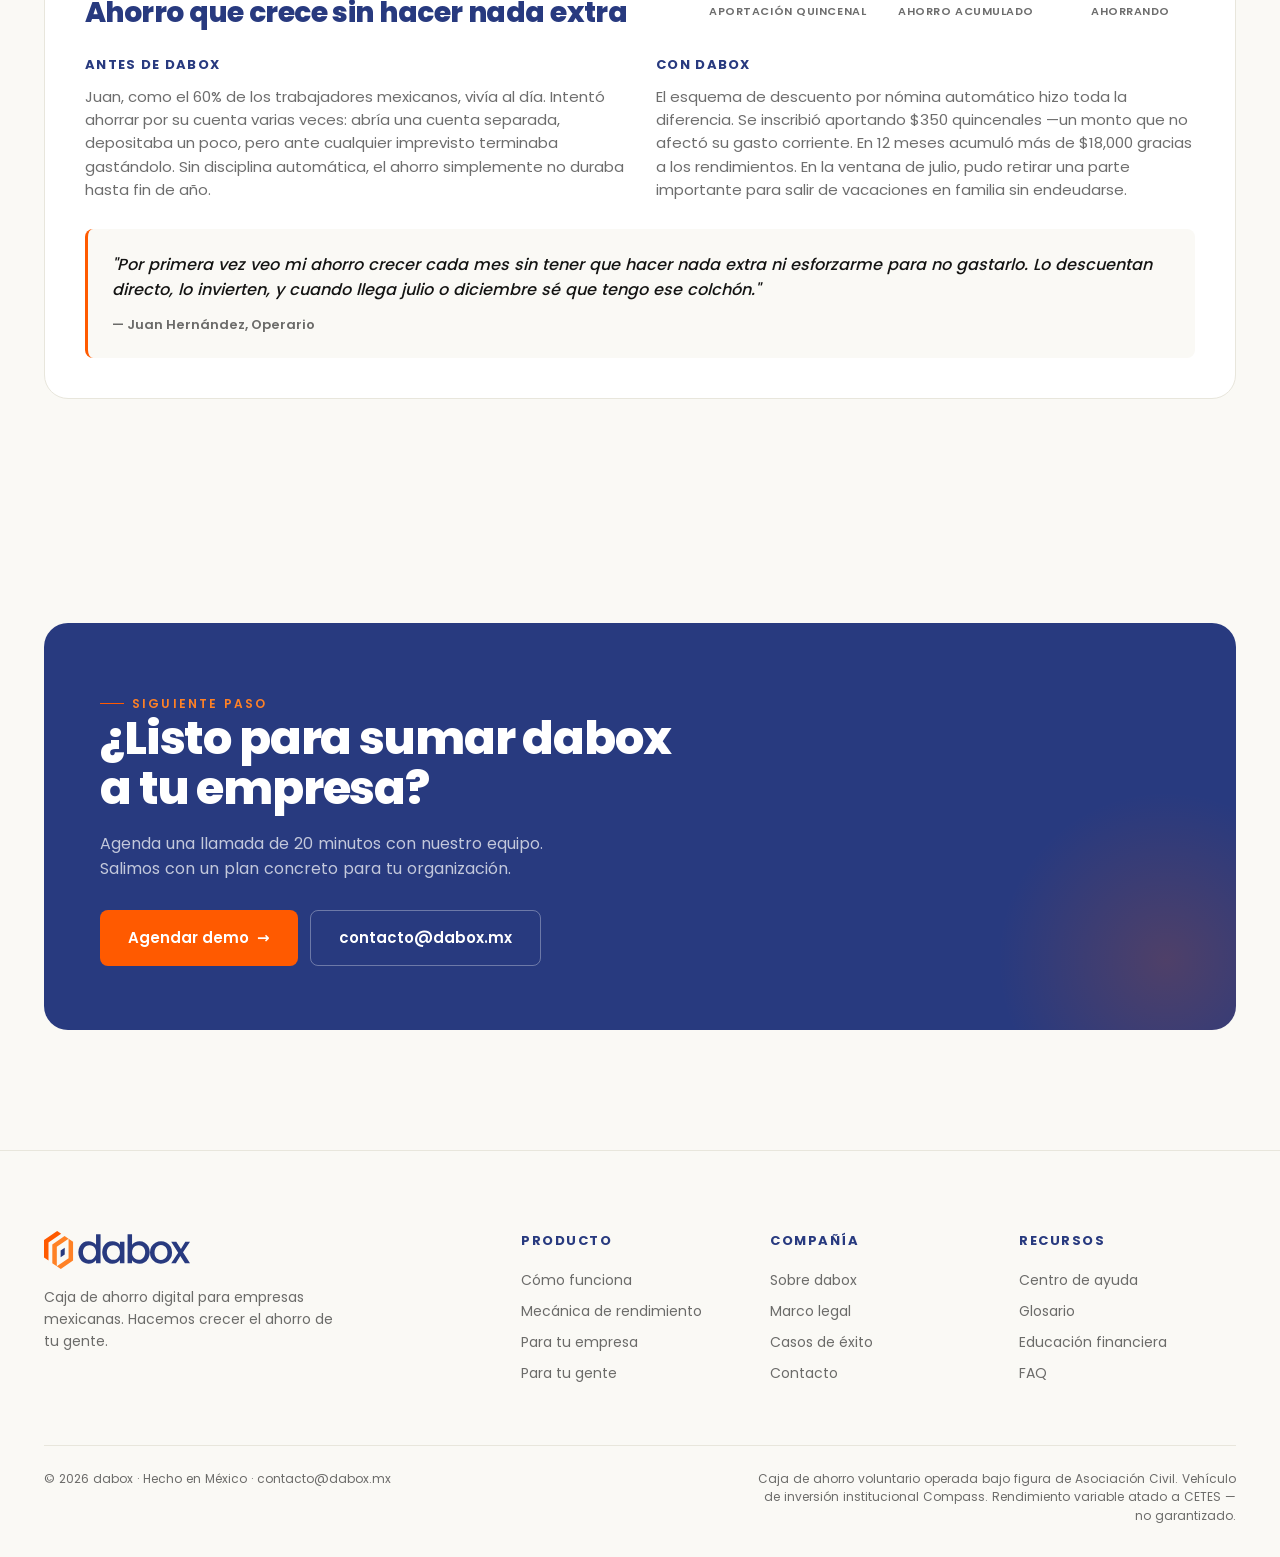
<file: casos-de-exito.html>
<!doctype html>
<html lang="es">
<head>
<meta charset="utf-8">
<meta name="viewport" content="width=device-width, initial-scale=1">
<title>Casos de éxito — dabox</title>
<link rel="stylesheet" href="/styles.css">
<link rel="icon" type="image/svg+xml" href="/assets/symbol-color.svg">
</head>
<body>
<div class="announce">
  <div class="wrap announce-inner">
    <span>Caja de ahorro empresarial · operada bajo figura de Asociación Civil</span>
    <span class="sep">·</span>
    <span>Vehículo institucional Compass</span>
  </div>
</div>
<nav class="nav" id="nav">
  <div class="wrap nav-inner">
    <a class="brand" href="/#top">
      <img class="brand-mark" src="/assets/symbol-color.svg" alt="">
      <span class="brand-word">dabox</span>
    </a>
    <div class="nav-links">
      <a href="/#producto">Cómo funciona</a>
      <a href="/#beneficios">Beneficios</a>
      <a href="/#calculadora">Rendimiento</a>
      <a href="/#empresa">Para tu empresa</a>
      <a href="/#colaborador">Para tu gente</a>
      <a href="/#faq">Preguntas</a>
    </div>
    <div class="nav-cta">
      <a href="/#contacto" class="btn btn-primary">Agendar demo<span class="arr">→</span></a>
    </div>
  </div>
</nav>

<a href="/" class="back-link"><span>←</span> Volver al inicio</a>

<section class="page-hero">
  <div class="wrap">
    <span class="eyebrow">Resultados reales</span>
    <h1>Casos de éxito</h1>
    <p class="lede">Empresas mexicanas que ya transformaron el ahorro de su gente con dabox.</p>
  </div>
</section>

<section class="page-section">
  <div class="wrap">
    <div class="case-study">
      <div class="cs-header">
        <div>
          <div class="cs-type">MANUFACTURA · BAJÍO</div>
          <h3>De caja Excel a plataforma profesional</h3>
        </div>
        <div class="cs-stats">
          <div class="cs-stat">
            <div class="cs-stat-n">120</div>
            <div class="cs-stat-l">Ahorradores</div>
          </div>
          <div class="cs-stat">
            <div class="cs-stat-n">$2.4M</div>
            <div class="cs-stat-l">Ahorro acumulado</div>
          </div>
          <div class="cs-stat">
            <div class="cs-stat-n">8 meses</div>
            <div class="cs-stat-l">Operando</div>
          </div>
        </div>
      </div>
      <div class="cs-body">
        <div class="cs-block">
          <h4>El reto</h4>
          <p>La empresa operaba una caja de ahorro interna en Excel desde hace 6 años. Un tesorero de confianza manejaba los fondos en una cuenta bancaria personal. Sin estructura legal, sin rendimiento, sin trazabilidad. El CFO sabía que era un riesgo latente tanto operativo como fiscal, pero temía el impacto de cancelarla.</p>
        </div>
        <div class="cs-block">
          <h4>La solución</h4>
          <p>En 4 meses, dabox constituyó la AC, migró los saldos históricos al vehículo Compass, digitalizó la operación y capacitó a RH y al personal. Los ahorradores pasaron de rendimiento cero a tasa CETES neta. El tesorero anterior se liberó por completo de la responsabilidad del manejo de fondos.</p>
        </div>
      </div>
      <div class="cs-quote">
        <p>"Profesionalizar nuestra caja interna era una deuda histórica. Con dabox la migración fue limpia: AC formal, comité técnico y rendimiento real. Mi tesorero ya no carga con ese enorme riesgo personal."</p>
        <div class="cs-quote-author">— Carlos Méndez, CFO</div>
      </div>
    </div>

    <div class="case-study">
      <div class="cs-header">
        <div>
          <div class="cs-type">SERVICIOS · CDMX</div>
          <h3>Un beneficio que RH no tiene que administrar</h3>
        </div>
        <div class="cs-stats">
          <div class="cs-stat">
            <div class="cs-stat-n">180</div>
            <div class="cs-stat-l">Colaboradores</div>
          </div>
          <div class="cs-stat">
            <div class="cs-stat-n">68%</div>
            <div class="cs-stat-l">Adopción</div>
          </div>
          <div class="cs-stat">
            <div class="cs-stat-n">$350</div>
            <div class="cs-stat-l">Ahorro prom. quincenal</div>
          </div>
        </div>
      </div>
      <div class="cs-body">
        <div class="cs-block">
          <h4>El reto</h4>
          <p>La directora de RH buscaba un diferenciador fuerte para retención de talento. Los beneficios tradicionales (vales, seguro dental) ya no generaban el engagement esperado. Necesitaba implementar un beneficio financiero que el colaborador sintiera mes con mes, pero su equipo ya estaba a tope y no podía asumir carga operativa extra.</p>
        </div>
        <div class="cs-block">
          <h4>La solución</h4>
          <p>dabox se implementó desde cero en 5 meses. La inscripción fue 100% digital y voluntaria. En 3 meses de operación, el 68% de la plantilla ya estaba ahorrando. RH solo carga un layout estandarizado una vez por quincena, lo que le toma 15 minutos. Las dudas sobre saldos o retiros las resuelve dabox directo con el ahorrador en su portal.</p>
        </div>
      </div>
      <div class="cs-quote">
        <p>"Sumamos dabox a nuestro paquete de beneficios sin sumar carga de trabajo a mi equipo. El layout de descuentos llega prearmado, las consultas las atiende la plataforma. Para RH, la operación es completamente transparente."</p>
        <div class="cs-quote-author">— María Rodríguez, Directora de RH</div>
      </div>
    </div>

    <div class="case-study">
      <div class="cs-header">
        <div>
          <div class="cs-type">PERSPECTIVA DEL AHORRADOR</div>
          <h3>Ahorro que crece sin hacer nada extra</h3>
        </div>
        <div class="cs-stats">
          <div class="cs-stat">
            <div class="cs-stat-n">$350</div>
            <div class="cs-stat-l">Aportación quincenal</div>
          </div>
          <div class="cs-stat">
            <div class="cs-stat-n">$18,420</div>
            <div class="cs-stat-l">Ahorro acumulado</div>
          </div>
          <div class="cs-stat">
            <div class="cs-stat-n">12 meses</div>
            <div class="cs-stat-l">Ahorrando</div>
          </div>
        </div>
      </div>
      <div class="cs-body">
        <div class="cs-block">
          <h4>Antes de dabox</h4>
          <p>Juan, como el 60% de los trabajadores mexicanos, vivía al día. Intentó ahorrar por su cuenta varias veces: abría una cuenta separada, depositaba un poco, pero ante cualquier imprevisto terminaba gastándolo. Sin disciplina automática, el ahorro simplemente no duraba hasta fin de año.</p>
        </div>
        <div class="cs-block">
          <h4>Con dabox</h4>
          <p>El esquema de descuento por nómina automático hizo toda la diferencia. Se inscribió aportando $350 quincenales —un monto que no afectó su gasto corriente. En 12 meses acumuló más de $18,000 gracias a los rendimientos. En la ventana de julio, pudo retirar una parte importante para salir de vacaciones en familia sin endeudarse.</p>
        </div>
      </div>
      <div class="cs-quote">
        <p>"Por primera vez veo mi ahorro crecer cada mes sin tener que hacer nada extra ni esforzarme para no gastarlo. Lo descuentan directo, lo invierten, y cuando llega julio o diciembre sé que tengo ese colchón."</p>
        <div class="cs-quote-author">— Juan Hernández, Operario</div>
      </div>
    </div>
  </div>
</section>

<section class="section">
  <div class="wrap">
    <div class="cta">
      <div>
        <span class="eyebrow eyebrow-light">Siguiente paso</span>
        <h2>¿Listo para sumar dabox<br>a tu empresa?</h2>
        <p>Agenda una llamada de 20 minutos con nuestro equipo. Salimos con un plan concreto para tu organización.</p>
        <div class="cta-cta">
          <a href="/#contacto" class="btn btn-orange btn-lg">Agendar demo<span class="arr">→</span></a>
          <a href="mailto:contacto@dabox.mx" class="btn btn-outline-light btn-lg">contacto@dabox.mx</a>
        </div>
      </div>
    </div>
  </div>
</section>

<footer>
  <div class="wrap">
    <div class="foot-top">
      <div class="foot-brand">
        <img src="/assets/logo-complete-color.svg" alt="dabox" style="height:38px">
        <p>Caja de ahorro digital para empresas mexicanas. Hacemos crecer el ahorro de tu gente.</p>
      </div>
      <div class="foot-cols">
        <div class="foot-col">
          <h4>Producto</h4>
          <a href="/#producto">Cómo funciona</a>
          <a href="/#calculadora">Mecánica de rendimiento</a>
          <a href="/#empresa">Para tu empresa</a>
          <a href="/#colaborador">Para tu gente</a>
        </div>
        <div class="foot-col">
          <h4>Compañía</h4>
          <a href="/sobre-dabox">Sobre dabox</a>
          <a href="/marco-legal">Marco legal</a>
          <a href="/casos-de-exito">Casos de éxito</a>
          <a href="/#contacto">Contacto</a>
        </div>
        <div class="foot-col">
          <h4>Recursos</h4>
          <a href="/centro-de-ayuda">Centro de ayuda</a>
          <a href="/glosario">Glosario</a>
          <a href="/educacion-financiera">Educación financiera</a>
          <a href="/#faq">FAQ</a>
        </div>
      </div>
    </div>
    <div class="foot-bottom">
      <div>© 2026 dabox · Hecho en México · <a href="mailto:contacto@dabox.mx">contacto@dabox.mx</a></div>
      <div class="legal">
        Caja de ahorro voluntario operada bajo figura de Asociación Civil. Vehículo de inversión institucional Compass. Rendimiento variable atado a CETES — no garantizado.
      </div>
    </div>
  </div>
</footer>
<script src="/main.js"></script>
</body>
</html>
</file>
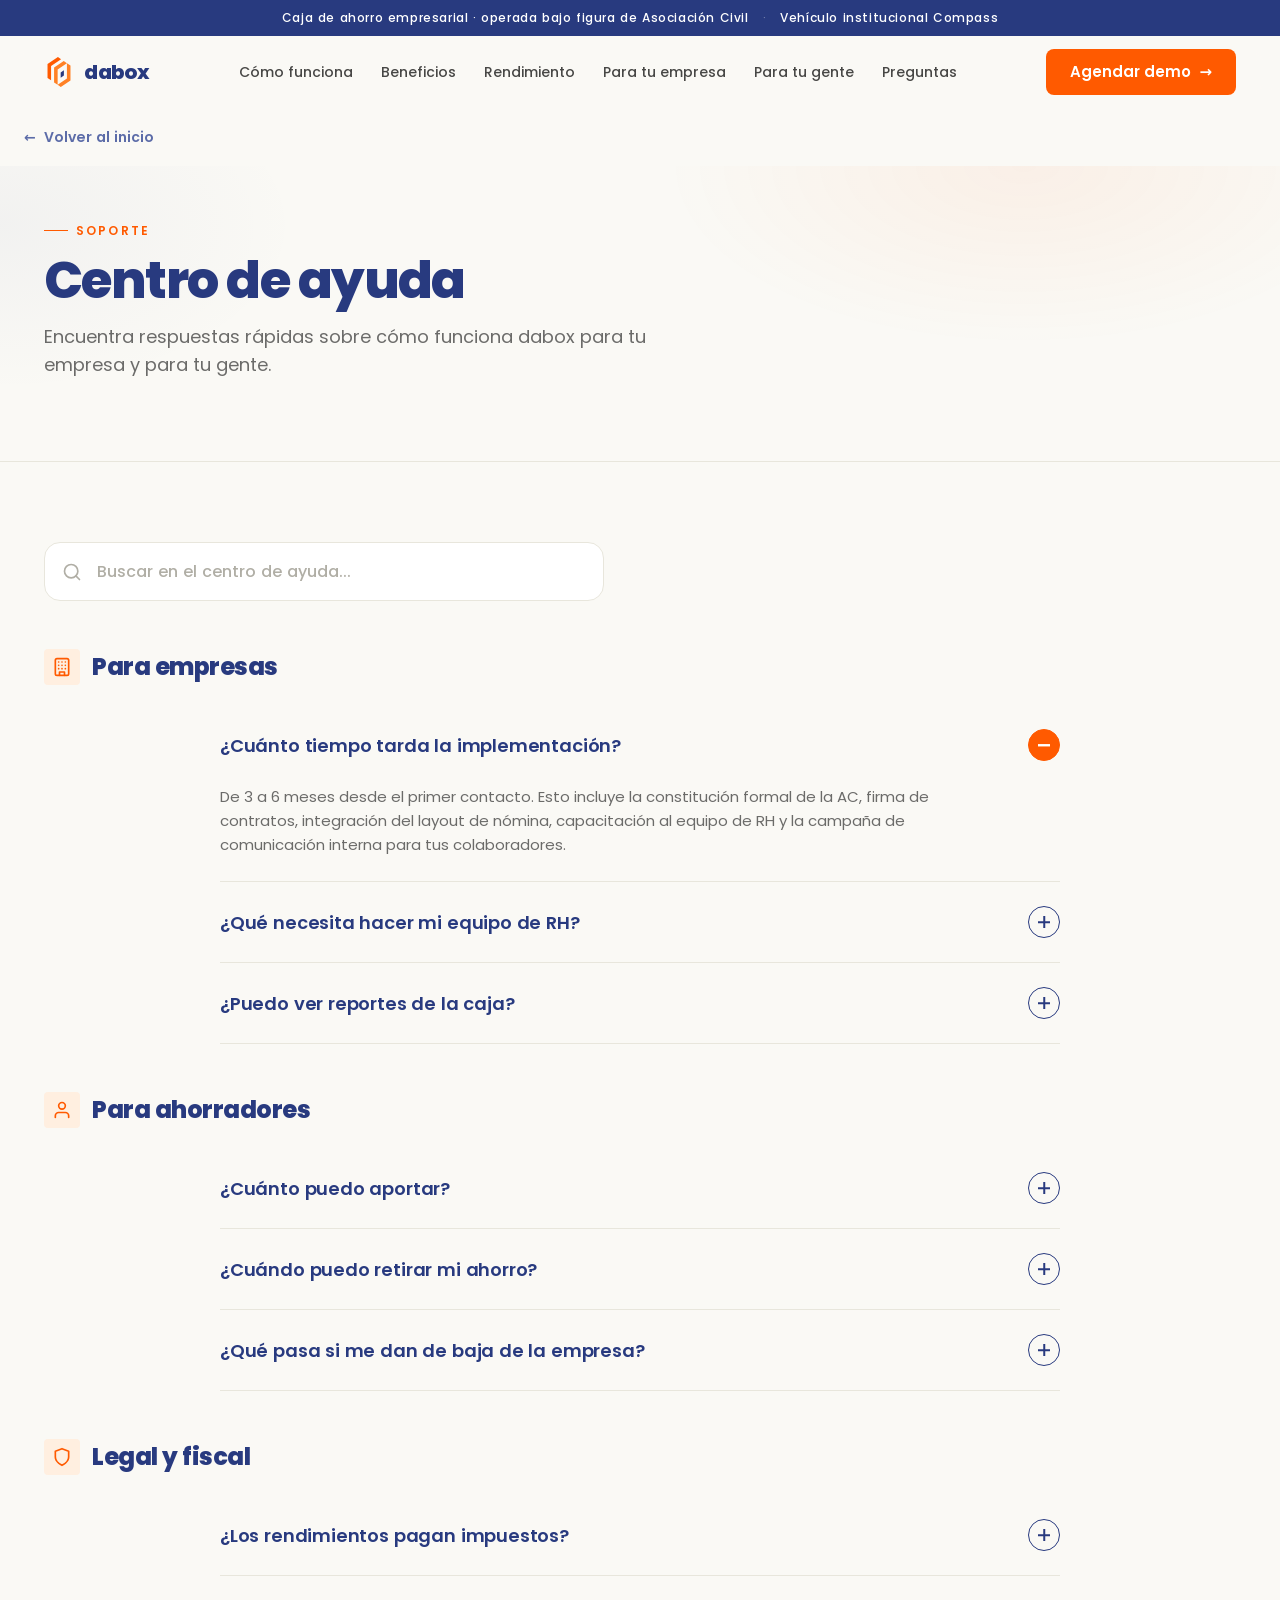
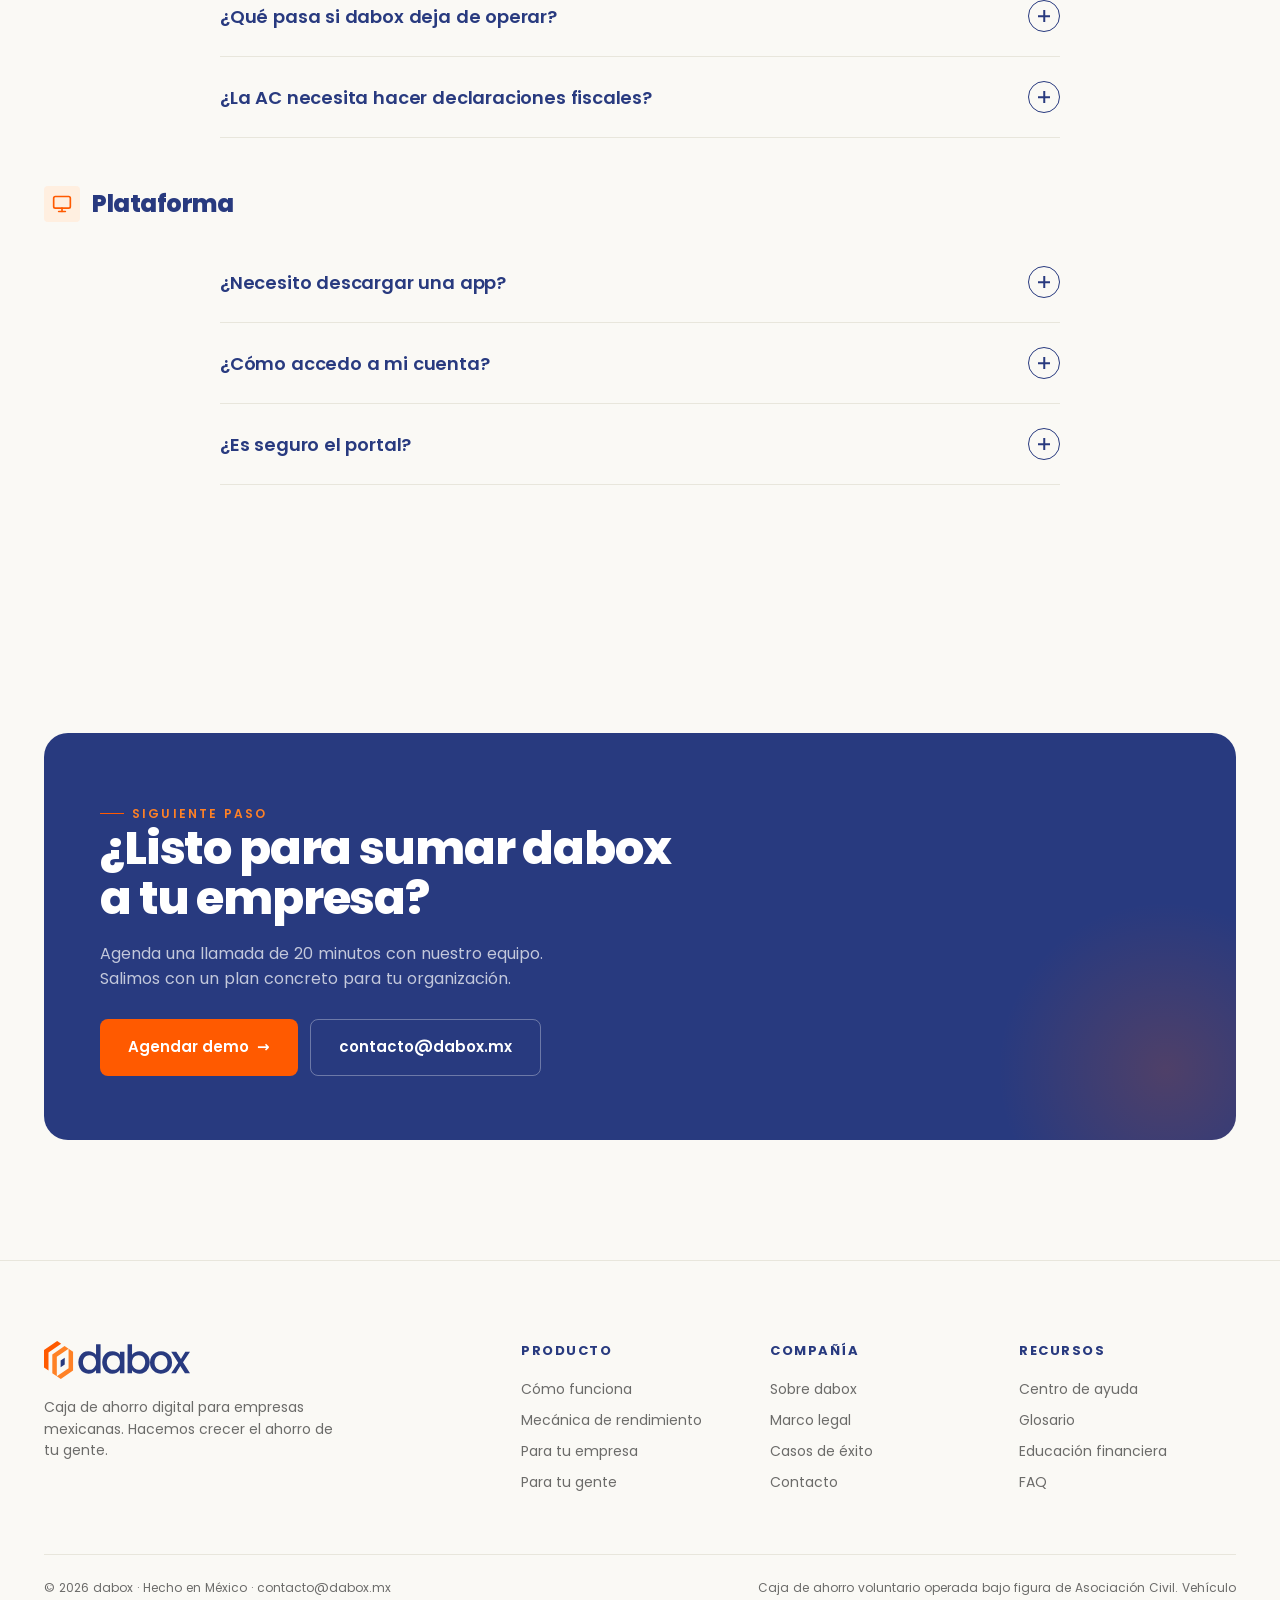
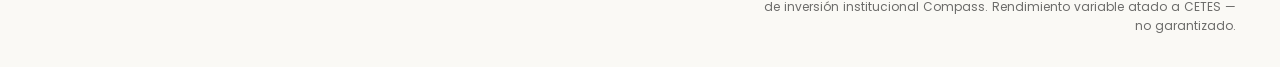
<file: centro-de-ayuda.html>
<!doctype html>
<html lang="es">
<head>
<meta charset="utf-8">
<meta name="viewport" content="width=device-width, initial-scale=1">
<title>Centro de ayuda — dabox</title>
<link rel="stylesheet" href="/styles.css">
<link rel="icon" type="image/svg+xml" href="/assets/symbol-color.svg">
</head>
<body>
<div class="announce">
  <div class="wrap announce-inner">
    <span>Caja de ahorro empresarial · operada bajo figura de Asociación Civil</span>
    <span class="sep">·</span>
    <span>Vehículo institucional Compass</span>
  </div>
</div>
<nav class="nav" id="nav">
  <div class="wrap nav-inner">
    <a class="brand" href="/#top">
      <img class="brand-mark" src="/assets/symbol-color.svg" alt="">
      <span class="brand-word">dabox</span>
    </a>
    <div class="nav-links">
      <a href="/#producto">Cómo funciona</a>
      <a href="/#beneficios">Beneficios</a>
      <a href="/#calculadora">Rendimiento</a>
      <a href="/#empresa">Para tu empresa</a>
      <a href="/#colaborador">Para tu gente</a>
      <a href="/#faq">Preguntas</a>
    </div>
    <div class="nav-cta">
      <a href="/#contacto" class="btn btn-primary">Agendar demo<span class="arr">→</span></a>
    </div>
  </div>
</nav>

<a href="/" class="back-link"><span>←</span> Volver al inicio</a>

<section class="page-hero">
  <div class="wrap">
    <span class="eyebrow">Soporte</span>
    <h1>Centro de ayuda</h1>
    <p class="lede">Encuentra respuestas rápidas sobre cómo funciona dabox para tu empresa y para tu gente.</p>
  </div>
</section>

<section class="page-section">
  <div class="wrap">
    <div class="search-wrap">
      <svg class="search-icon" width="20" height="20" viewBox="0 0 24 24" fill="none" stroke="currentColor" stroke-width="2" stroke-linecap="round" stroke-linejoin="round"><circle cx="11" cy="11" r="8"></circle><line x1="21" y1="21" x2="16.65" y2="16.65"></line></svg>
      <input type="text" id="helpSearch" class="search-input" placeholder="Buscar en el centro de ayuda...">
    </div>

    <!-- Categoria: Para empresas -->
    <div class="help-category">
      <h2>
        <div class="hc-icon">
          <svg width="20" height="20" viewBox="0 0 24 24" fill="none" stroke="currentColor" stroke-width="2" stroke-linecap="round" stroke-linejoin="round"><rect x="4" y="2" width="16" height="20" rx="2" ry="2"></rect><path d="M9 22v-4h6v4"></path><path d="M8 6h.01"></path><path d="M16 6h.01"></path><path d="M12 6h.01"></path><path d="M12 10h.01"></path><path d="M12 14h.01"></path><path d="M16 10h.01"></path><path d="M16 14h.01"></path><path d="M8 10h.01"></path><path d="M8 14h.01"></path></svg>
        </div>
        Para empresas
      </h2>
      <div class="faq">
        <div class="faq-item">
          <button class="faq-q">¿Cuánto tiempo tarda la implementación?<span class="plus"></span></button>
          <div class="faq-a"><p>De 3 a 6 meses desde el primer contacto. Esto incluye la constitución formal de la AC, firma de contratos, integración del layout de nómina, capacitación al equipo de RH y la campaña de comunicación interna para tus colaboradores.</p></div>
        </div>
        <div class="faq-item">
          <button class="faq-q">¿Qué necesita hacer mi equipo de RH?<span class="plus"></span></button>
          <div class="faq-a"><p>Muy poco. Solamente cargar un layout estandarizado (archivo Excel o CSV) una vez por periodo de nómina. dabox te entrega el formato pre-armado. Las dudas, consultas de saldos o solicitudes de retiros de los ahorradores se atienden directamente en su portal, no por RH.</p></div>
        </div>
        <div class="faq-item">
          <button class="faq-q">¿Puedo ver reportes de la caja?<span class="plus"></span></button>
          <div class="faq-a"><p>Sí. Cada mes recibes un reporte detallado con el número de ahorradores activos, ahorro acumulado, rendimientos generados y pagados, así como los retiros programados. Todo es 100% trazable y auditable.</p></div>
        </div>
      </div>
    </div>

    <!-- Categoria: Para ahorradores -->
    <div class="help-category">
      <h2>
        <div class="hc-icon">
          <svg width="20" height="20" viewBox="0 0 24 24" fill="none" stroke="currentColor" stroke-width="2" stroke-linecap="round" stroke-linejoin="round"><path d="M20 21v-2a4 4 0 0 0-4-4H8a4 4 0 0 0-4 4v2"></path><circle cx="12" cy="7" r="4"></circle></svg>
        </div>
        Para ahorradores
      </h2>
      <div class="faq">
        <div class="faq-item">
          <button class="faq-q">¿Cuánto puedo aportar?<span class="plus"></span></button>
          <div class="faq-a"><p>Tú defines el monto que deseas que se descuente de tu nómina cada quincena o mes. El límite mínimo y máximo los define el comité técnico de tu empresa, pero generalmente oscilan entre $100 y $1,500 por quincena.</p></div>
        </div>
        <div class="faq-item">
          <button class="faq-q">¿Cuándo puedo retirar mi ahorro?<span class="plus"></span></button>
          <div class="faq-a"><p>Existen dos ventanas de retiro programadas al año: julio y diciembre. Estas fechas están alineadas al pago de aguinaldo y al periodo vacacional de verano. En esas ventanas puedes retirar una parte o la totalidad de tu ahorro, y el monto se deposita directo a tu cuenta bancaria.</p></div>
        </div>
        <div class="faq-item">
          <button class="faq-q">¿Qué pasa si me dan de baja de la empresa?<span class="plus"></span></button>
          <div class="faq-a"><p>Tu ahorro está seguro. Al ser dado de baja, se liquida el total de tu ahorro acumulado más los rendimientos generados hasta la fecha. El dinero se deposita en tu cuenta bancaria en un plazo máximo de 30 días hábiles.</p></div>
        </div>
      </div>
    </div>

    <!-- Categoria: Legal y fiscal -->
    <div class="help-category">
      <h2>
        <div class="hc-icon">
          <svg width="20" height="20" viewBox="0 0 24 24" fill="none" stroke="currentColor" stroke-width="2" stroke-linecap="round" stroke-linejoin="round"><path d="M12 22s8-4 8-10V5l-8-3-8 3v7c0 6 8 10 8 10z"></path></svg>
        </div>
        Legal y fiscal
      </h2>
      <div class="faq">
        <div class="faq-item">
          <button class="faq-q">¿Los rendimientos pagan impuestos?<span class="plus"></span></button>
          <div class="faq-a"><p>Sí. Los rendimientos generados están sujetos a las disposiciones fiscales vigentes (ISR sobre rendimientos). dabox se encarga de gestionar las retenciones necesarias y emite los documentos requeridos para que los puedas incluir en tu declaración anual.</p></div>
        </div>
        <div class="faq-item">
          <button class="faq-q">¿Qué pasa si dabox deja de operar?<span class="plus"></span></button>
          <div class="faq-a"><p>Tu dinero no corre riesgo. El ahorro no vive en las cuentas de dabox; vive en la plataforma institucional Compass a nombre exclusivo de la Asociación Civil de tu empresa. Si dabox dejara de operar, el comité técnico tiene el control total sobre los recursos.</p></div>
        </div>
        <div class="faq-item">
          <button class="faq-q">¿La AC necesita hacer declaraciones fiscales?<span class="plus"></span></button>
          <div class="faq-a"><p>Sí, la Asociación Civil es una persona moral con obligaciones fiscales. Sin embargo, dabox se encarga íntegramente de toda la gestión contable, legal y fiscal de la AC, incluyendo las declaraciones ante el SAT.</p></div>
        </div>
      </div>
    </div>

    <!-- Categoria: Plataforma -->
    <div class="help-category">
      <h2>
        <div class="hc-icon">
          <svg width="20" height="20" viewBox="0 0 24 24" fill="none" stroke="currentColor" stroke-width="2" stroke-linecap="round" stroke-linejoin="round"><rect x="2" y="3" width="20" height="14" rx="2" ry="2"></rect><line x1="8" y1="21" x2="16" y2="21"></line><line x1="12" y1="17" x2="12" y2="21"></line></svg>
        </div>
        Plataforma
      </h2>
      <div class="faq">
        <div class="faq-item">
          <button class="faq-q">¿Necesito descargar una app?<span class="plus"></span></button>
          <div class="faq-a"><p>No. dabox es un portal web totalmente responsive. Puedes acceder a tu cuenta desde cualquier navegador web en tu celular, tablet o computadora, sin necesidad de descargar aplicaciones ni preocuparte por actualizaciones.</p></div>
        </div>
        <div class="faq-item">
          <button class="faq-q">¿Cómo accedo a mi cuenta?<span class="plus"></span></button>
          <div class="faq-a"><p>Ingresas con tu correo electrónico corporativo registrado y una contraseña. También ofrecemos la opción de acceder mediante un "enlace mágico" seguro que enviamos a tu correo, para que no tengas que memorizar otra contraseña.</p></div>
        </div>
        <div class="faq-item">
          <button class="faq-q">¿Es seguro el portal?<span class="plus"></span></button>
          <div class="faq-a"><p>Sí, la seguridad es nuestra prioridad. Utilizamos conexiones cifradas (HTTPS), infraestructura en la nube de alta seguridad y los fondos nunca pasan por nuestros servidores, están custodiados directamente por Compass.</p></div>
        </div>
      </div>
    </div>

  </div>
</section>

<section class="section">
  <div class="wrap">
    <div class="cta">
      <div>
        <span class="eyebrow eyebrow-light">Siguiente paso</span>
        <h2>¿Listo para sumar dabox<br>a tu empresa?</h2>
        <p>Agenda una llamada de 20 minutos con nuestro equipo. Salimos con un plan concreto para tu organización.</p>
        <div class="cta-cta">
          <a href="/#contacto" class="btn btn-orange btn-lg">Agendar demo<span class="arr">→</span></a>
          <a href="mailto:contacto@dabox.mx" class="btn btn-outline-light btn-lg">contacto@dabox.mx</a>
        </div>
      </div>
    </div>
  </div>
</section>

<footer>
  <div class="wrap">
    <div class="foot-top">
      <div class="foot-brand">
        <img src="/assets/logo-complete-color.svg" alt="dabox" style="height:38px">
        <p>Caja de ahorro digital para empresas mexicanas. Hacemos crecer el ahorro de tu gente.</p>
      </div>
      <div class="foot-cols">
        <div class="foot-col">
          <h4>Producto</h4>
          <a href="/#producto">Cómo funciona</a>
          <a href="/#calculadora">Mecánica de rendimiento</a>
          <a href="/#empresa">Para tu empresa</a>
          <a href="/#colaborador">Para tu gente</a>
        </div>
        <div class="foot-col">
          <h4>Compañía</h4>
          <a href="/sobre-dabox">Sobre dabox</a>
          <a href="/marco-legal">Marco legal</a>
          <a href="/casos-de-exito">Casos de éxito</a>
          <a href="/#contacto">Contacto</a>
        </div>
        <div class="foot-col">
          <h4>Recursos</h4>
          <a href="/centro-de-ayuda">Centro de ayuda</a>
          <a href="/glosario">Glosario</a>
          <a href="/educacion-financiera">Educación financiera</a>
          <a href="/#faq">FAQ</a>
        </div>
      </div>
    </div>
    <div class="foot-bottom">
      <div>© 2026 dabox · Hecho en México · <a href="mailto:contacto@dabox.mx">contacto@dabox.mx</a></div>
      <div class="legal">
        Caja de ahorro voluntario operada bajo figura de Asociación Civil. Vehículo de inversión institucional Compass. Rendimiento variable atado a CETES — no garantizado.
      </div>
    </div>
  </div>
</footer>
<script src="/main.js"></script>
</body>
</html>
</file>
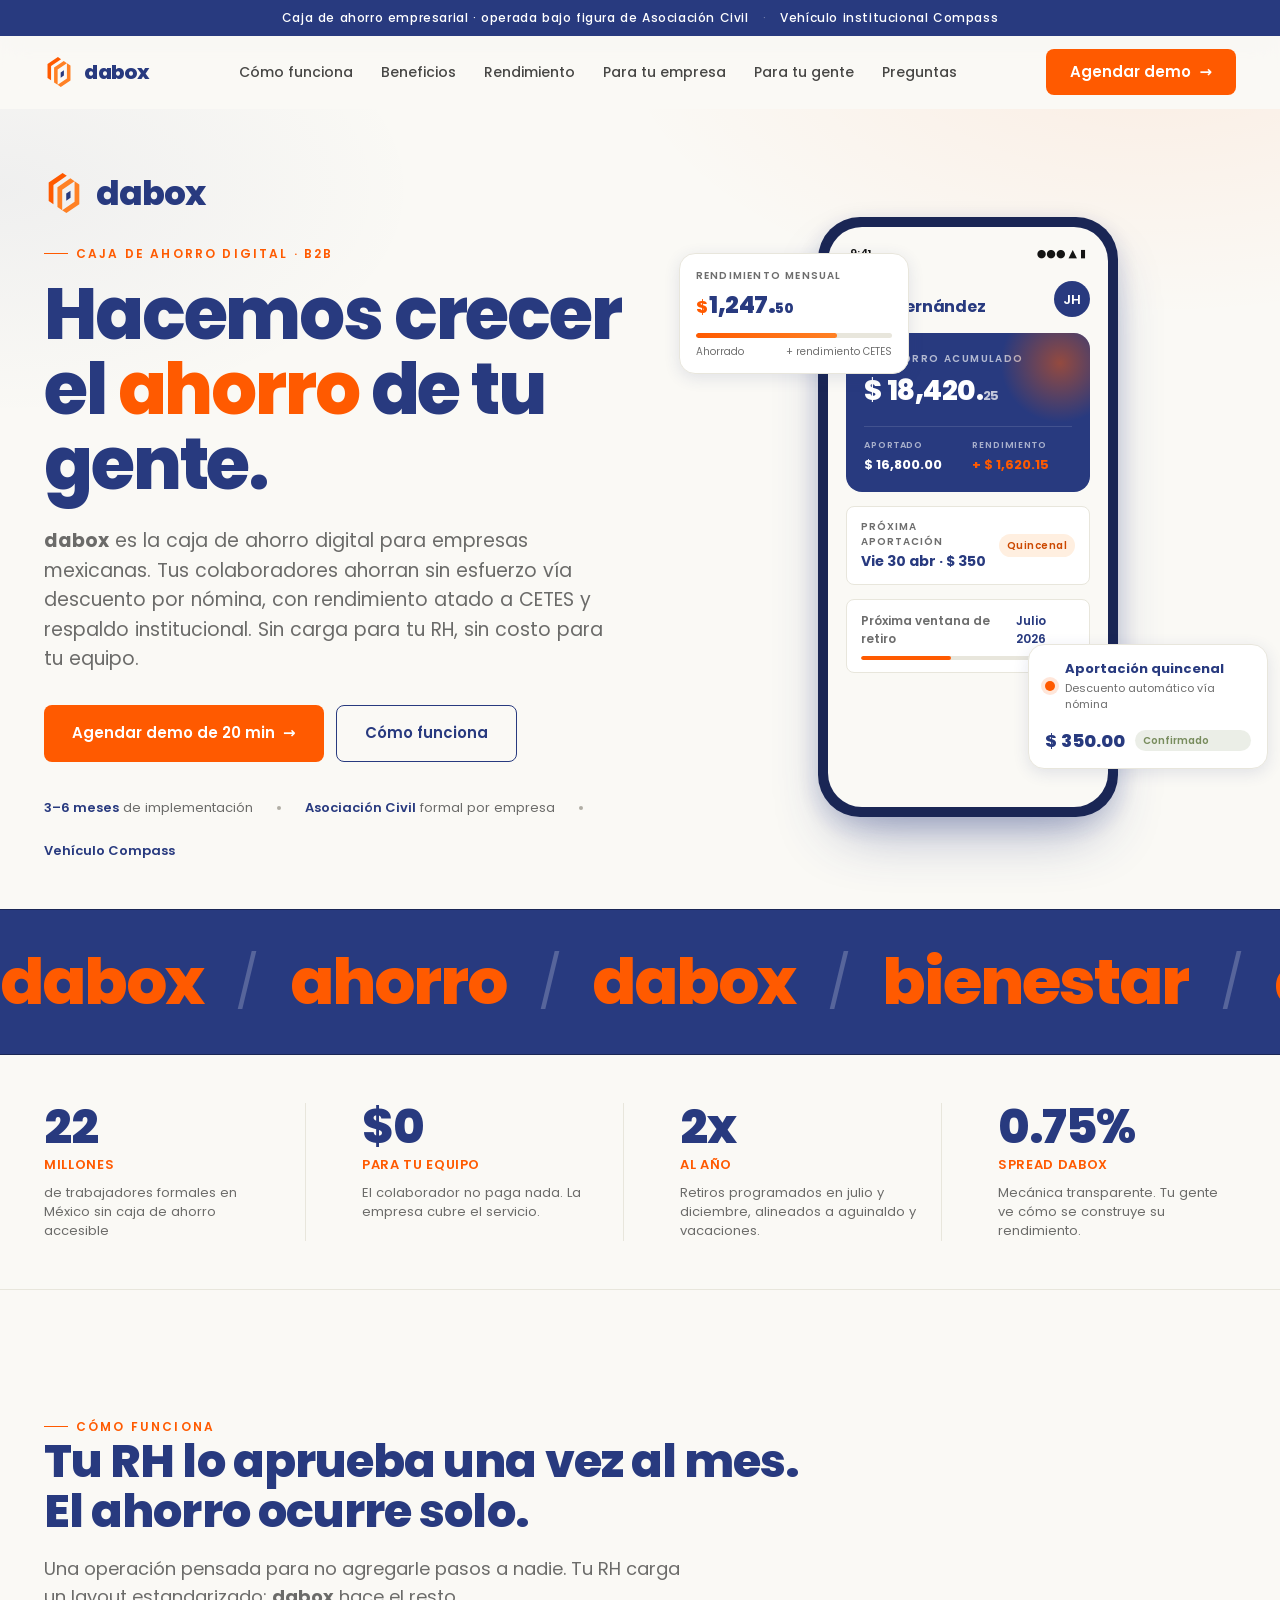
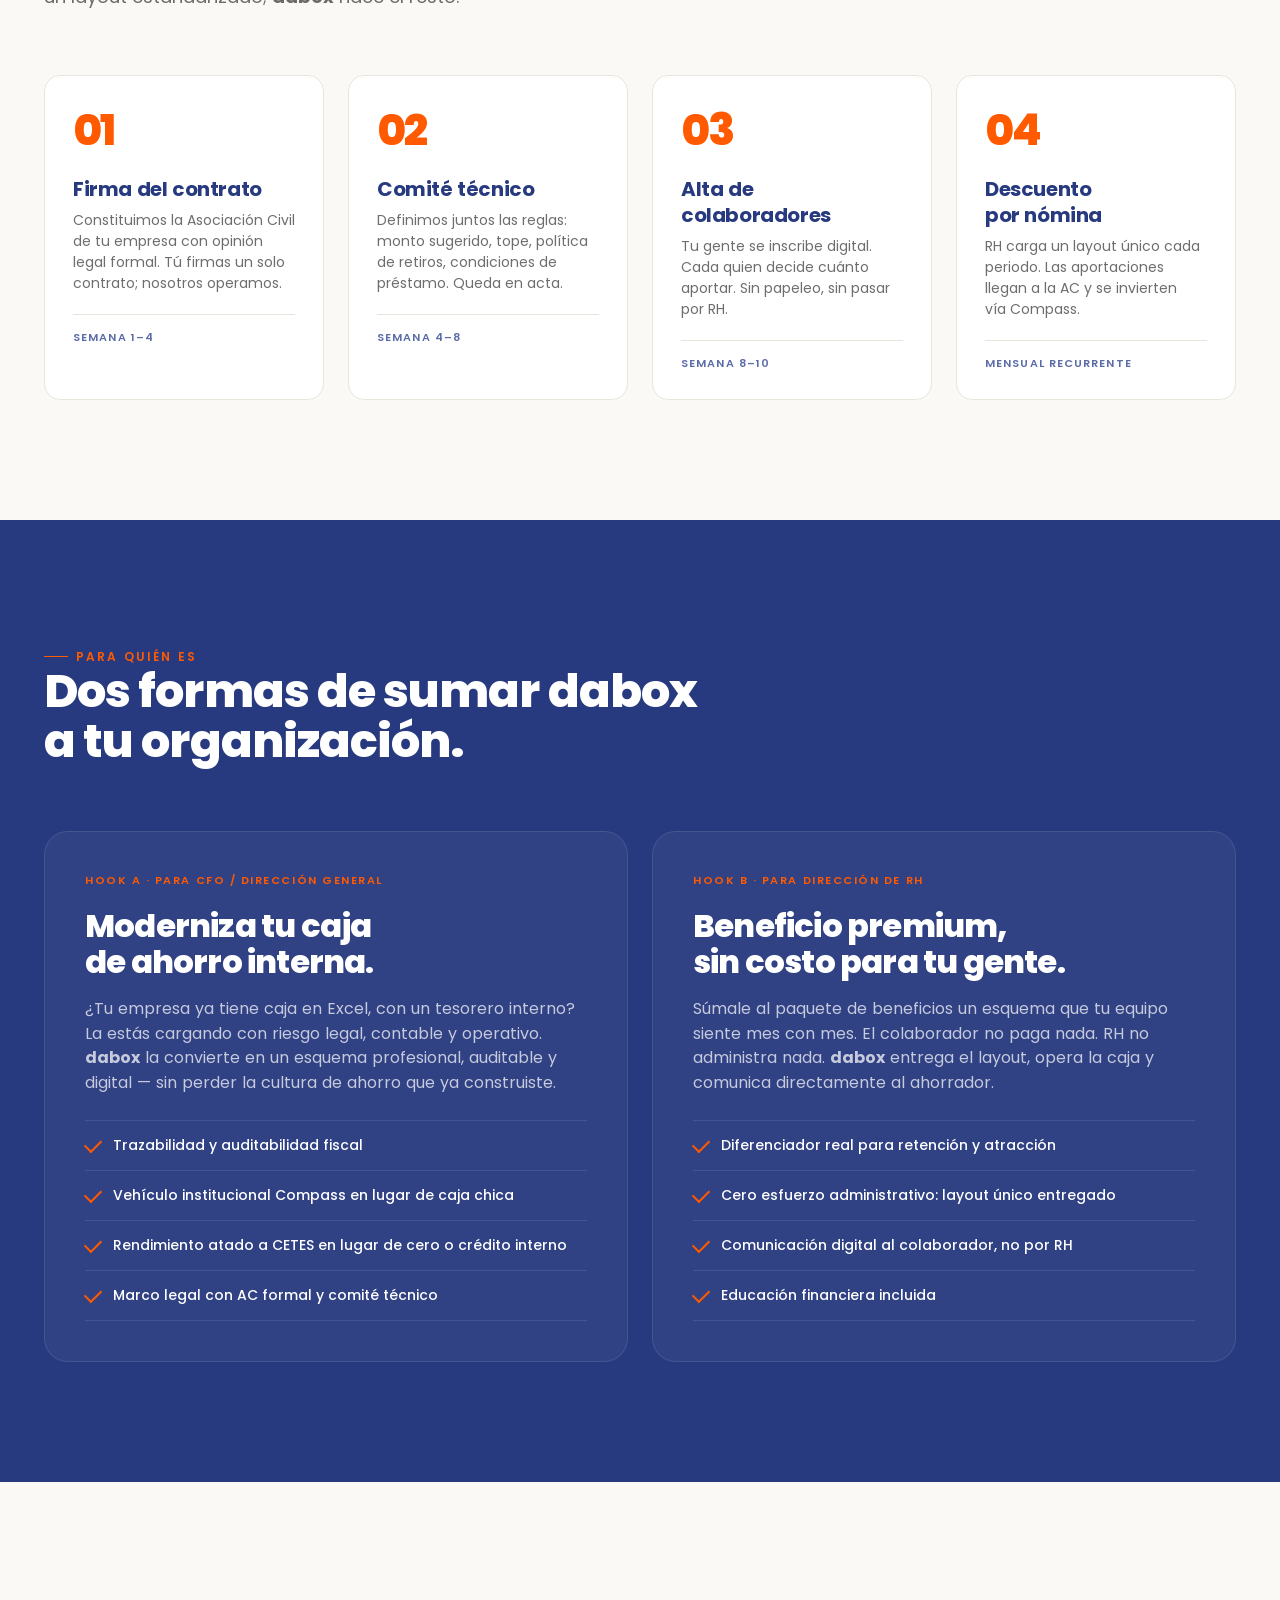
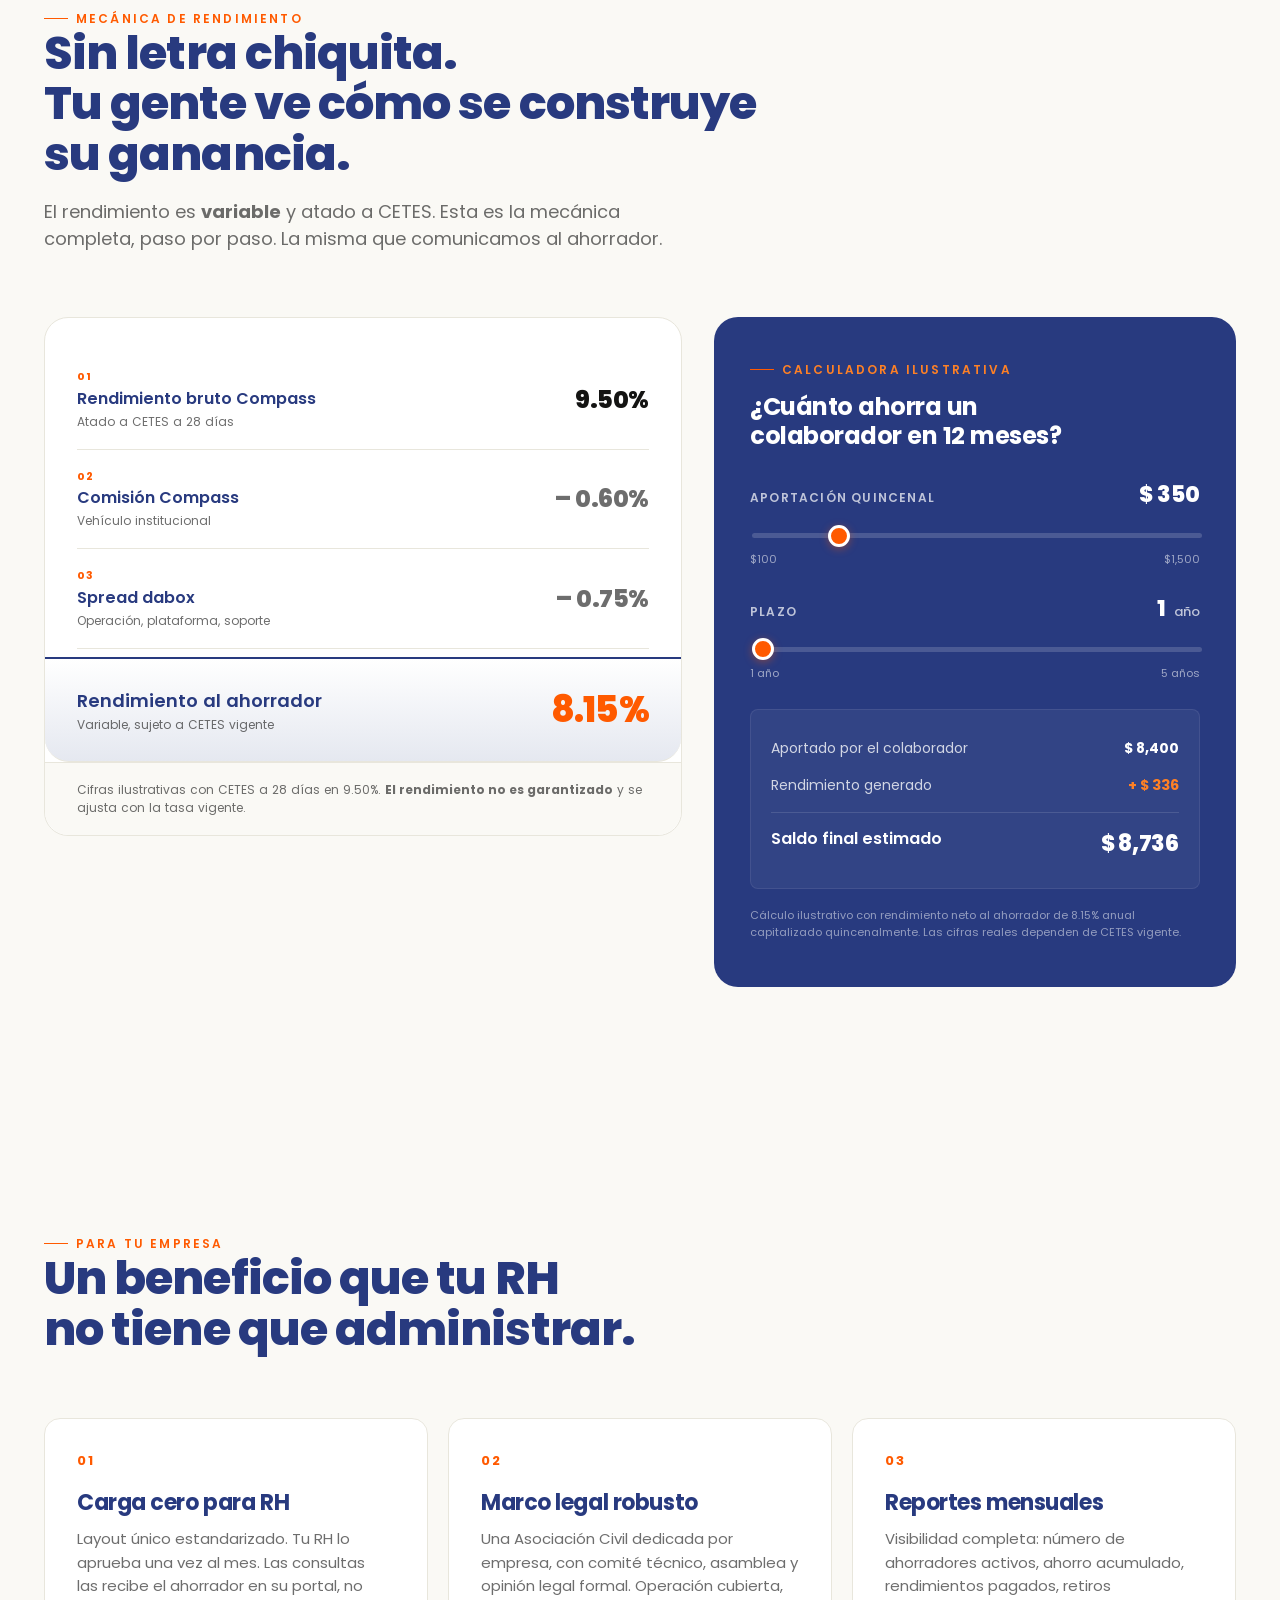
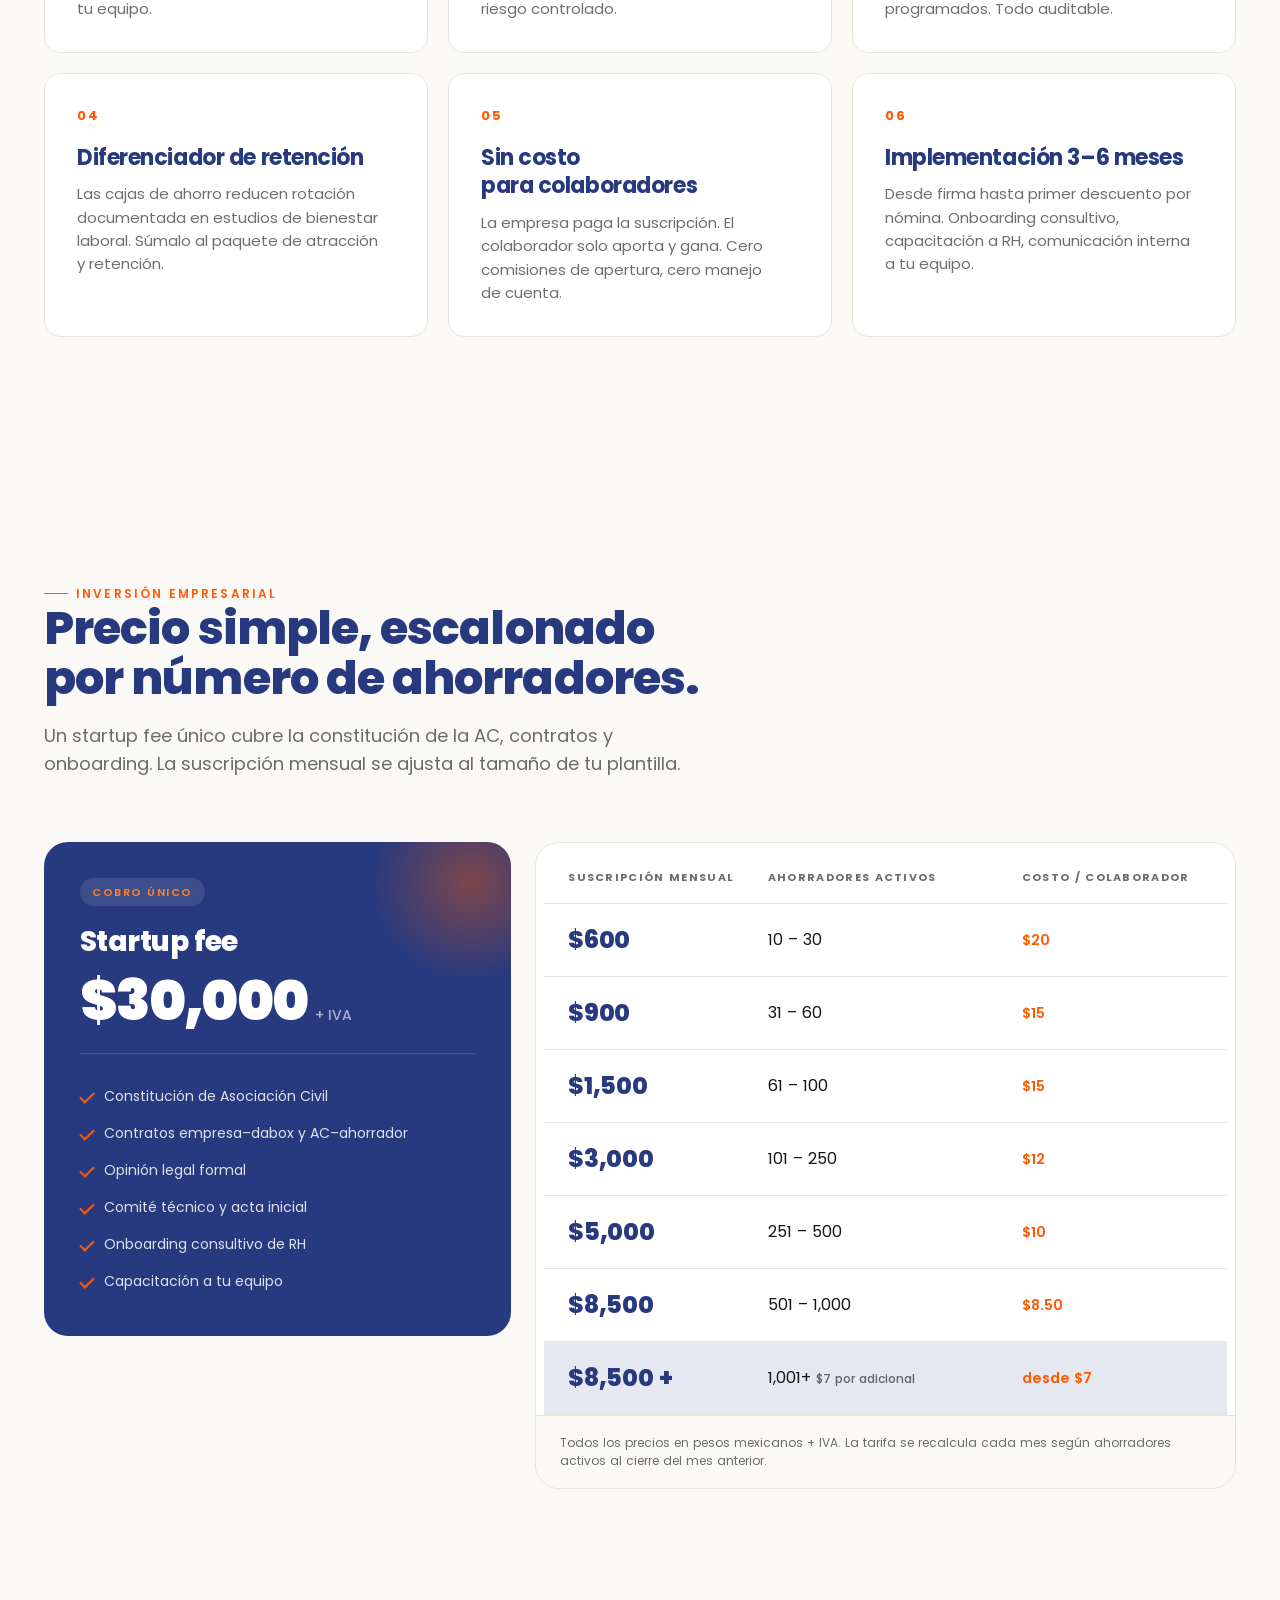
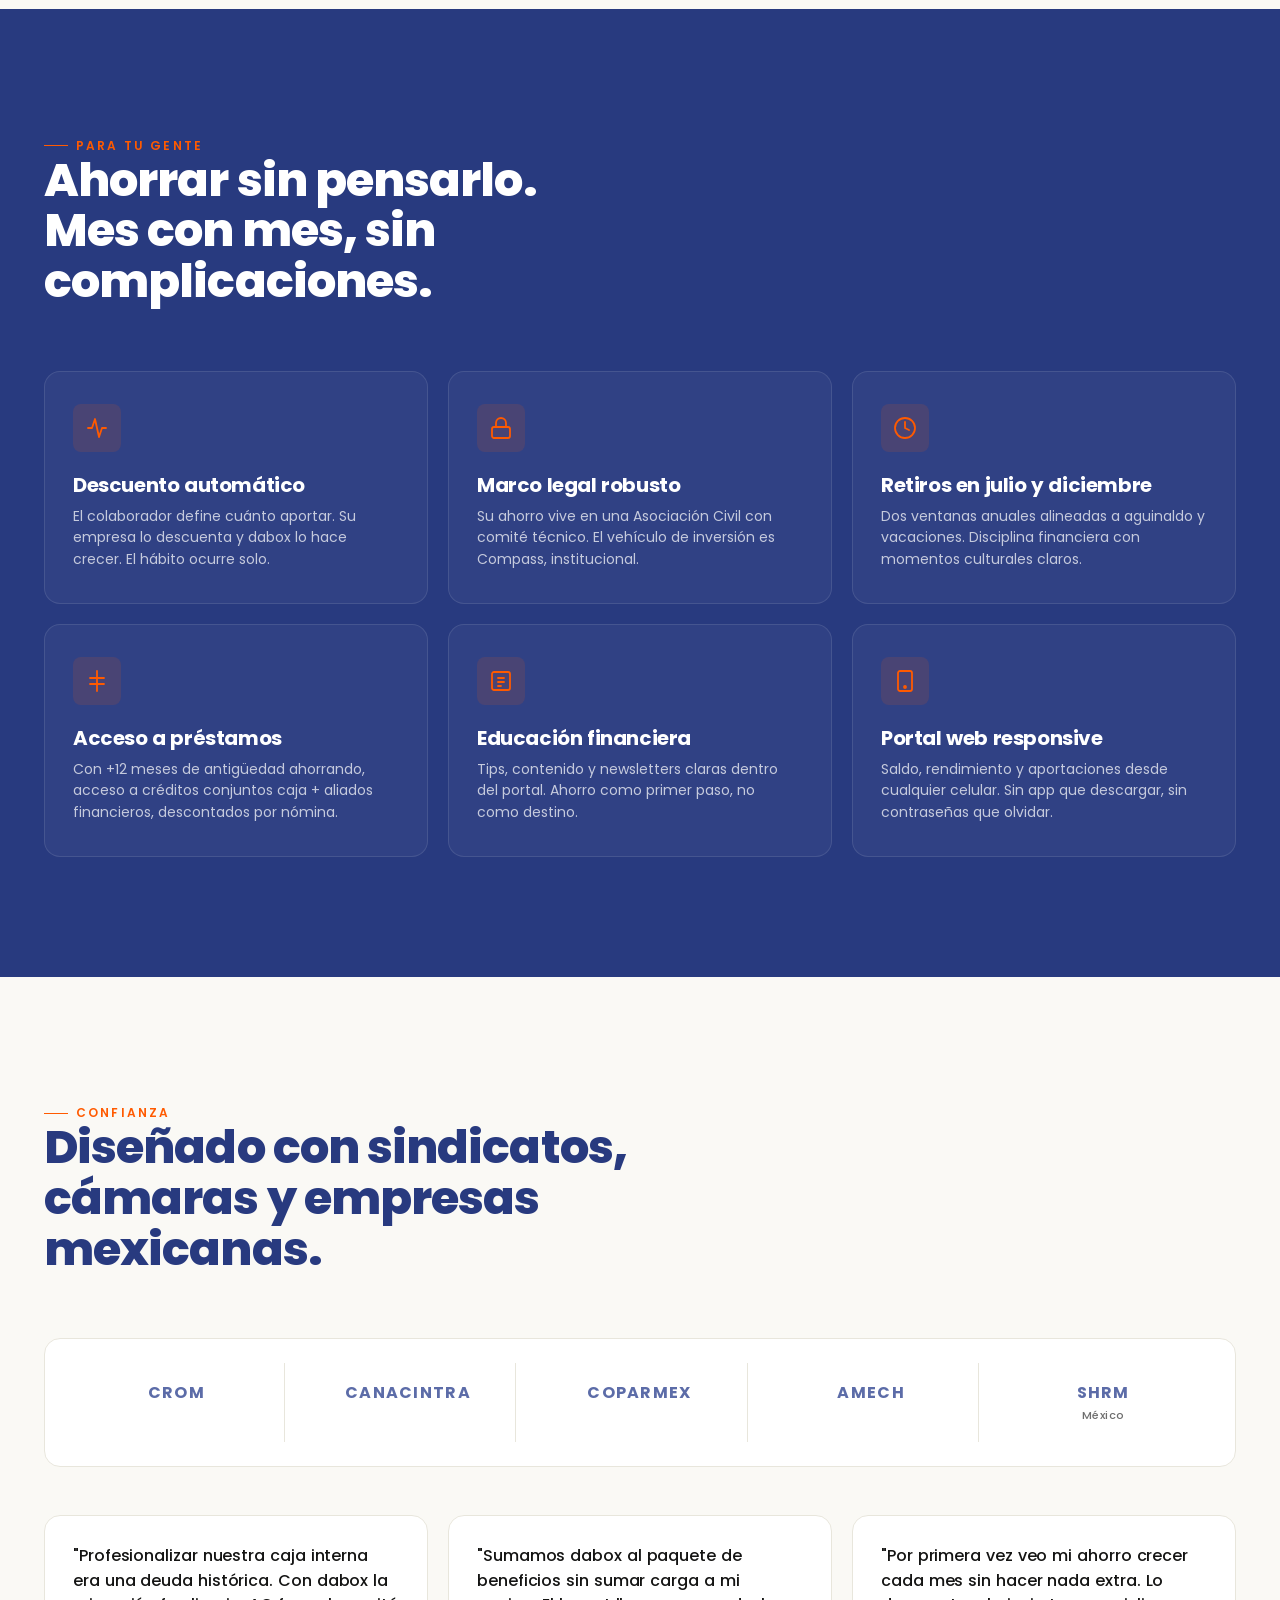
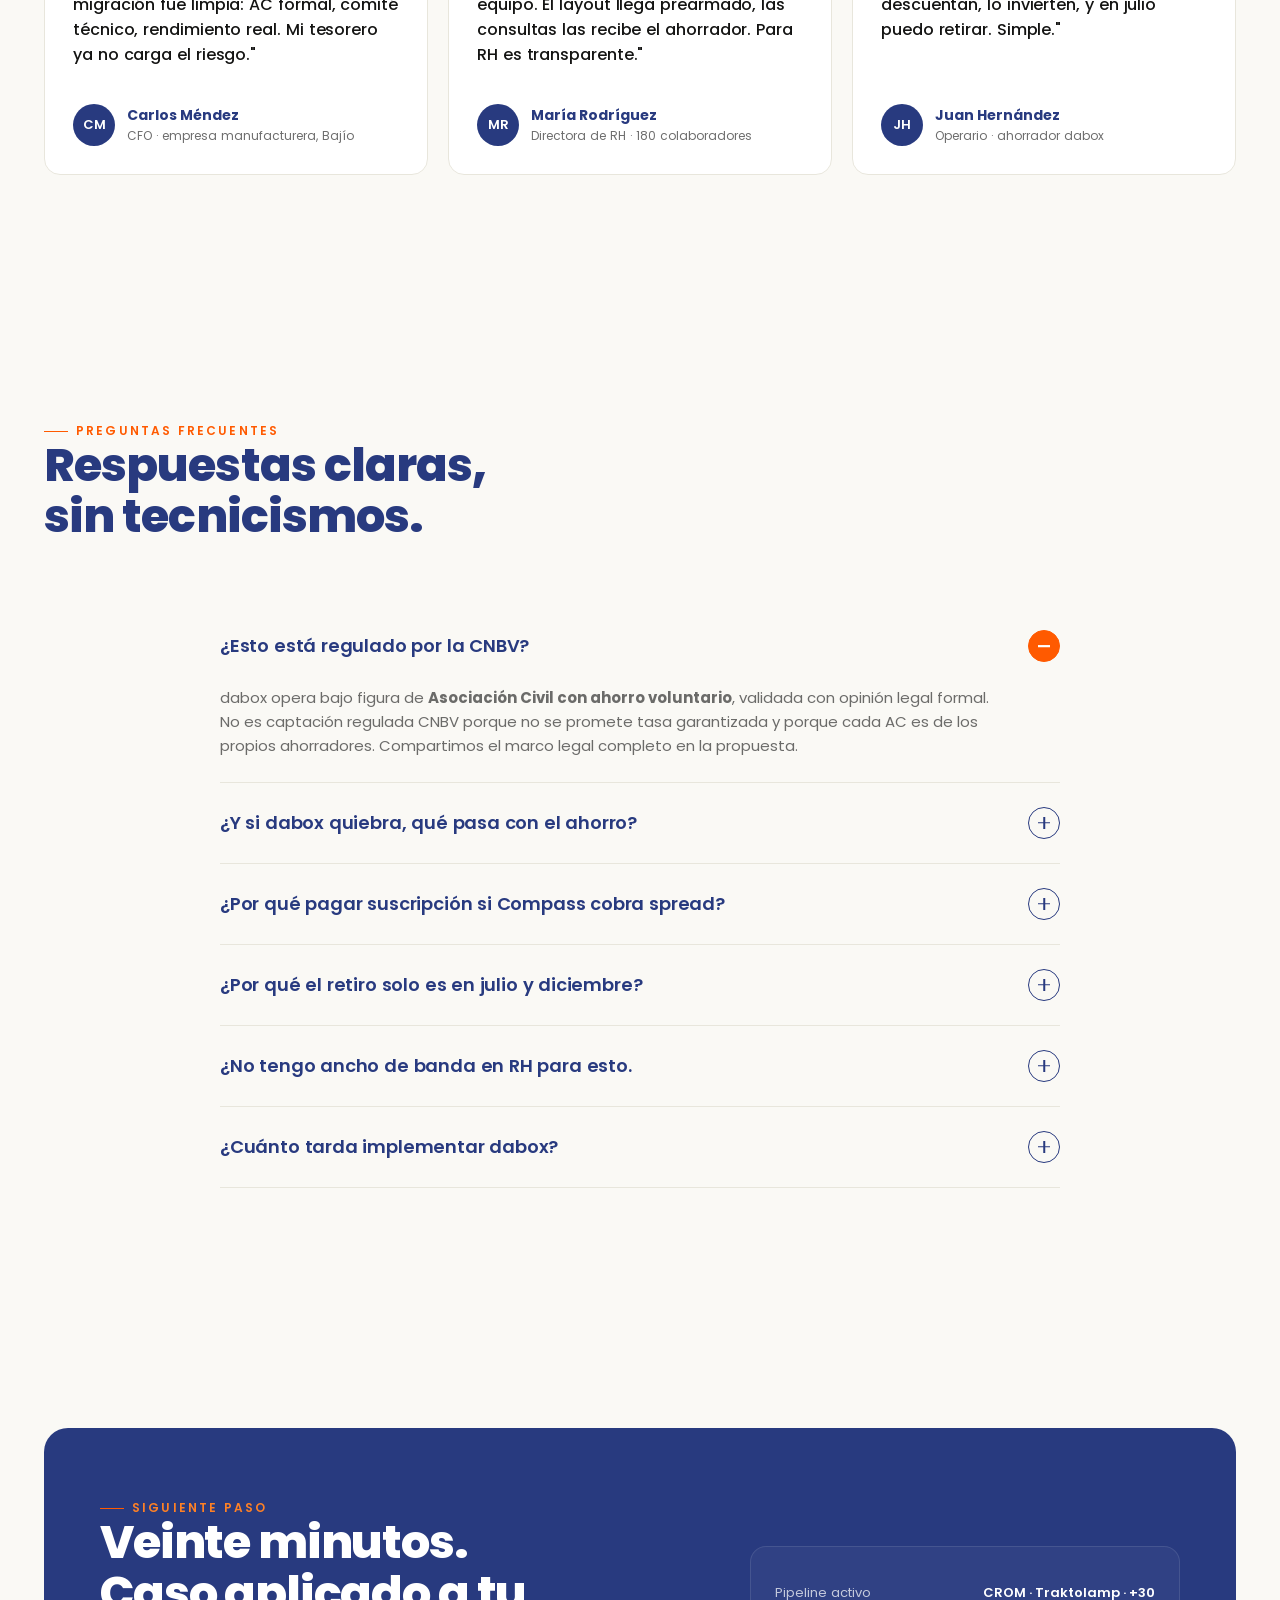
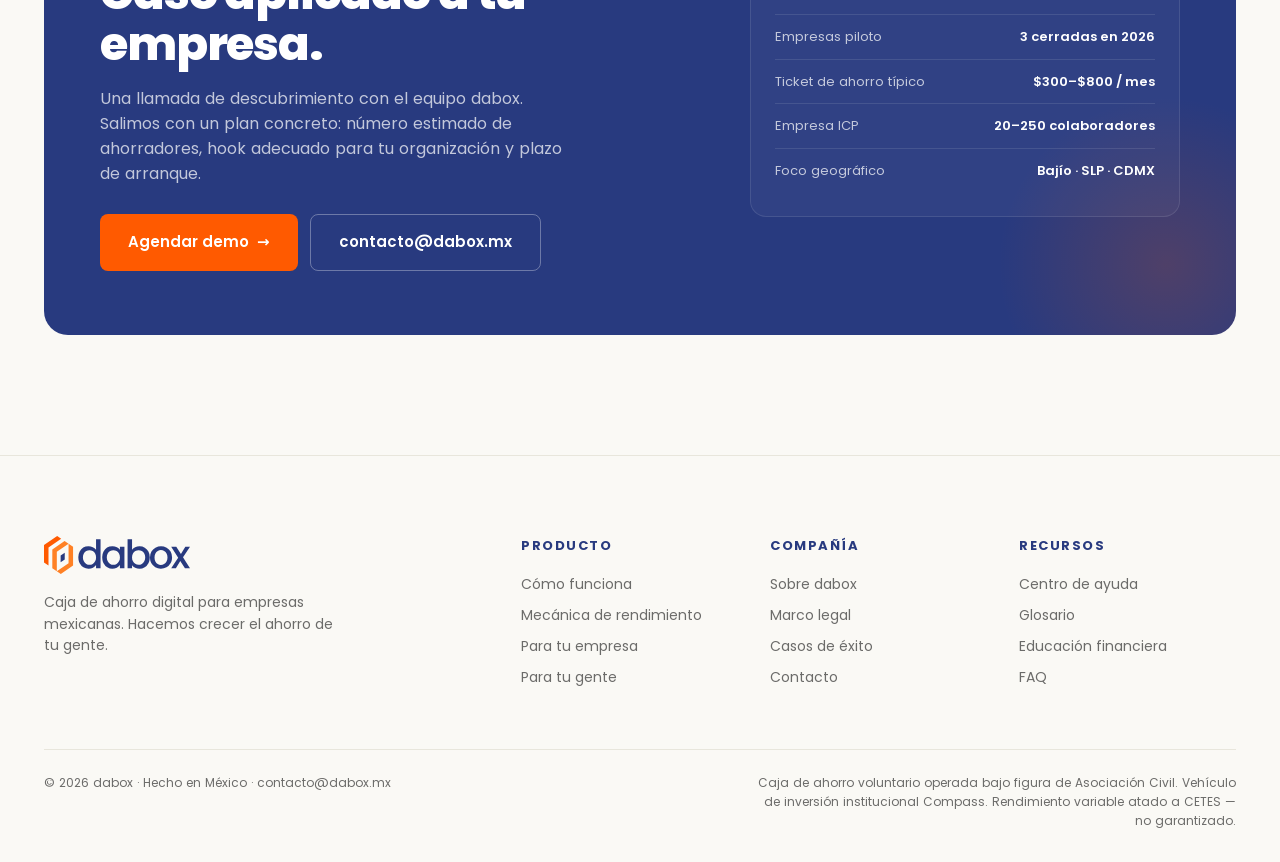
<file: dabox.html>
<!doctype html>
<html lang="es">
<head>
<meta charset="utf-8">
<meta name="viewport" content="width=device-width, initial-scale=1">
<title>dabox — Hacemos crecer el ahorro de tu gente</title>
<link rel="stylesheet" href="styles.css">
<link rel="icon" type="image/svg+xml" href="assets/symbol-color.svg">
<template id="__bundler_thumbnail" data-bg-color="#FAF9F5">
  <svg viewBox="0 0 1200 800" xmlns="http://www.w3.org/2000/svg">
    <rect width="1200" height="800" fill="#FAF9F5"/>
    <g transform="translate(600 400)">
      <text x="0" y="40" text-anchor="middle" font-family="Poppins, sans-serif" font-weight="900" font-size="180" letter-spacing="-10" fill="#283A7F">dabox</text>
      <rect x="-200" y="100" width="400" height="6" rx="3" fill="#FF5A00"/>
    </g>
  </svg>
</template>
</head>
<body>

<!-- ANNOUNCE BAR -->
<div class="announce">
  <div class="wrap announce-inner">
    <span>Caja de ahorro empresarial · operada bajo figura de Asociación Civil</span>
    <span class="sep">·</span>
    <span>Vehículo institucional Compass</span>
  </div>
</div>

<!-- NAV -->
<nav class="nav" id="nav">
  <div class="wrap nav-inner">
    <a class="brand" href="#top">
      <img class="brand-mark" src="assets/symbol-color.svg" alt="">
      <span class="brand-word">dabox</span>
    </a>
    <div class="nav-links">
      <a href="#producto">Cómo funciona</a>
      <a href="#beneficios">Beneficios</a>
      <a href="#calculadora">Rendimiento</a>
      <a href="#empresa">Para tu empresa</a>
      <a href="#colaborador">Para tu gente</a>
      <a href="#faq">Preguntas</a>
    </div>
    <div class="nav-cta">
      <a href="#contacto" class="btn btn-primary">Agendar demo<span class="arr">→</span></a>
    </div>
  </div>
</nav>

<!-- HERO -->
<section id="top" class="hero">
  <div class="wrap hero-grid">
    <div>
      <div class="hero-brand">
        <img src="assets/symbol-color.svg" alt="" class="hero-brand-mark">
        <div class="hero-brand-word">dabox</div>
      </div>
      <span class="eyebrow">Caja de ahorro digital · B2B</span>
      <h1>Hacemos crecer<br>el <span class="hl">ahorro</span> de tu gente.</h1>
      <p class="lede">
        <strong>dabox</strong> es la caja de ahorro digital para empresas mexicanas.
        Tus colaboradores ahorran sin esfuerzo vía descuento por nómina, con rendimiento atado a CETES y respaldo institucional. Sin carga para tu RH, sin costo para tu equipo.
      </p>
      <div class="hero-cta">
        <a href="#contacto" class="btn btn-primary btn-lg">Agendar demo de 20 min<span class="arr">→</span></a>
        <a href="#producto" class="btn btn-ghost btn-lg">Cómo funciona</a>
      </div>
      <div class="trust">
        <div><strong>3–6 meses</strong> de implementación</div>
        <span class="dot"></span>
        <div><strong>Asociación Civil</strong> formal por empresa</div>
        <span class="dot"></span>
        <div><strong>Vehículo Compass</strong></div>
      </div>
    </div>

    <div class="hero-visual">
      <div class="float-card a">
        <div class="fc-label">RENDIMIENTO MENSUAL</div>
        <div class="fc-num"><span class="cur">$</span>1,247.<small>50</small></div>
        <div class="fc-bar"><div class="fc-fill" style="width:72%"></div></div>
        <div class="fc-meta"><span>Ahorrado</span><span>+ rendimiento CETES</span></div>
      </div>
      <div class="float-card b">
        <div class="fc-row">
          <div class="fc-dot"></div>
          <div>
            <div class="fc-t">Aportación quincenal</div>
            <div class="fc-s">Descuento automático vía nómina</div>
          </div>
        </div>
        <div class="fc-row" style="margin-top:14px">
          <div class="fc-amt">$ 350.00</div>
          <div class="fc-tag">Confirmado</div>
        </div>
      </div>
      <!-- Phone -->
      <div class="phone">
        <div class="phone-screen">
          <div class="statusbar">
            <span>9:41</span>
            <span class="sb-icons"></span>
          </div>
          <div class="phone-head">
            <div>
              <div class="phone-greeting">Hola,</div>
              <div class="phone-name">Juan Hernández</div>
            </div>
            <div class="avatar">JH</div>
          </div>
          <div class="balance-card">
            <div class="balance-label">Tu ahorro acumulado</div>
            <div class="balance-num" id="balanceNum">$ 18,420.<small>15</small></div>
            <div class="balance-meta">
              <div><span class="bm-l">Aportado</span><span class="bm-v">$ 16,800.00</span></div>
              <div><span class="bm-l">Rendimiento</span><span class="bm-v" style="color:var(--orange)">+ $ 1,620.15</span></div>
            </div>
          </div>
          <div class="next-card">
            <div>
              <div class="nc-l">Próxima aportación</div>
              <div class="nc-d">Vie 30 abr · $ 350</div>
            </div>
            <div class="nc-tag">Quincenal</div>
          </div>
          <div class="window-card">
            <div class="wc-row">
              <span class="wc-l">Próxima ventana de retiro</span>
              <span class="wc-v">Julio 2026</span>
            </div>
            <div class="wc-bar"><div class="wc-fill" style="width:42%"></div></div>
          </div>
        </div>
      </div>
    </div>
  </div>
</section>

<!-- TAGLINE BAND -->
<section class="band" aria-hidden="true">
  <div class="band-track">
    <span>dabox</span><span class="bsep">/</span>
    <span>ahorro</span><span class="bsep">/</span>
    <span>dabox</span><span class="bsep">/</span>
    <span>bienestar</span><span class="bsep">/</span>
    <span>dabox</span><span class="bsep">/</span>
    <span>tu gente</span><span class="bsep">/</span>
    <span>dabox</span><span class="bsep">/</span>
    <span>mes con mes</span><span class="bsep">/</span>
    <span>dabox</span><span class="bsep">/</span>
    <span>cetes</span><span class="bsep">/</span>
    <span>dabox</span><span class="bsep">/</span>
    <span>simple</span><span class="bsep">/</span>
  </div>
</section>

<!-- METRICS -->
<section class="metrics">
  <div class="wrap metrics-grid">
    <div class="metric">
      <div class="n" data-count="22">0</div>
      <div class="u">millones</div>
      <div class="l">de trabajadores formales en México sin caja de ahorro accesible</div>
    </div>
    <div class="metric">
      <div class="n" data-count="0" data-prefix="$">$0</div>
      <div class="u">para tu equipo</div>
      <div class="l">El colaborador no paga nada. La empresa cubre el servicio.</div>
    </div>
    <div class="metric">
      <div class="n" data-count="2" data-suffix="x">0x</div>
      <div class="u">al año</div>
      <div class="l">Retiros programados en julio y diciembre, alineados a aguinaldo y vacaciones.</div>
    </div>
    <div class="metric">
      <div class="n" data-count="0.75" data-suffix="%">0%</div>
      <div class="u">spread dabox</div>
      <div class="l">Mecánica transparente. Tu gente ve cómo se construye su rendimiento.</div>
    </div>
  </div>
</section>

<!-- HOW IT WORKS -->
<section id="producto" class="section">
  <div class="wrap">
    <div class="section-head">
      <span class="eyebrow">Cómo funciona</span>
      <h2>Tu RH lo aprueba una vez al mes.<br>El ahorro ocurre solo.</h2>
      <p class="lede">Una operación pensada para no agregarle pasos a nadie. Tu RH carga un layout estandarizado; <strong>dabox</strong> hace el resto.</p>
    </div>
    <div class="how-grid">
      <div class="how-step">
        <div class="hn">01</div>
        <h3>Firma del contrato</h3>
        <p>Constituimos la Asociación Civil de tu empresa con opinión legal formal. Tú firmas un solo contrato; nosotros operamos.</p>
        <div class="hs-meta">Semana 1–4</div>
      </div>
      <div class="how-step">
        <div class="hn">02</div>
        <h3>Comité técnico</h3>
        <p>Definimos juntos las reglas: monto sugerido, tope, política de retiros, condiciones de préstamo. Queda en acta.</p>
        <div class="hs-meta">Semana 4–8</div>
      </div>
      <div class="how-step">
        <div class="hn">03</div>
        <h3>Alta de colaboradores</h3>
        <p>Tu gente se inscribe digital. Cada quien decide cuánto aportar. Sin papeleo, sin pasar por RH.</p>
        <div class="hs-meta">Semana 8–10</div>
      </div>
      <div class="how-step">
        <div class="hn">04</div>
        <h3>Descuento por nómina</h3>
        <p>RH carga un layout único cada periodo. Las aportaciones llegan a la AC y se invierten vía Compass.</p>
        <div class="hs-meta">Mensual recurrente</div>
      </div>
    </div>
  </div>
</section>

<!-- DUAL HOOK -->
<section id="beneficios" class="section dark">
  <div class="wrap">
    <div class="section-head">
      <span class="eyebrow">Para quién es</span>
      <h2>Dos formas de sumar dabox<br>a tu organización.</h2>
    </div>
    <div class="hook-grid">
      <article class="hook">
        <div class="hk-tag">Hook A · Para CFO / Dirección General</div>
        <h3>Moderniza tu caja<br>de ahorro interna.</h3>
        <p class="hk-desc">¿Tu empresa ya tiene caja en Excel, con un tesorero interno? La estás cargando con riesgo legal, contable y operativo. <strong>dabox</strong> la convierte en un esquema profesional, auditable y digital — sin perder la cultura de ahorro que ya construiste.</p>
        <ul class="hk-list">
          <li>Trazabilidad y auditabilidad fiscal</li>
          <li>Vehículo institucional Compass en lugar de caja chica</li>
          <li>Rendimiento atado a CETES en lugar de cero o crédito interno</li>
          <li>Marco legal con AC formal y comité técnico</li>
        </ul>
      </article>
      <article class="hook">
        <div class="hk-tag">Hook B · Para Dirección de RH</div>
        <h3>Beneficio premium,<br>sin costo para tu gente.</h3>
        <p class="hk-desc">Súmale al paquete de beneficios un esquema que tu equipo siente mes con mes. El colaborador no paga nada. RH no administra nada. <strong>dabox</strong> entrega el layout, opera la caja y comunica directamente al ahorrador.</p>
        <ul class="hk-list">
          <li>Diferenciador real para retención y atracción</li>
          <li>Cero esfuerzo administrativo: layout único entregado</li>
          <li>Comunicación digital al colaborador, no por RH</li>
          <li>Educación financiera incluida</li>
        </ul>
      </article>
    </div>
  </div>
</section>

<!-- YIELD MECHANICS -->
<section id="calculadora" class="section section-cream">
  <div class="wrap">
    <div class="section-head">
      <span class="eyebrow">Mecánica de rendimiento</span>
      <h2>Sin letra chiquita.<br>Tu gente ve cómo se construye su ganancia.</h2>
      <p class="lede">El rendimiento es <strong>variable</strong> y atado a CETES. Esta es la mecánica completa, paso por paso. La misma que comunicamos al ahorrador.</p>
    </div>

    <div class="yield-grid">
      <div class="yield-mech">
        <div class="ym-row">
          <div class="ym-l">
            <div class="ym-step">01</div>
            <div class="ym-t">Rendimiento bruto Compass</div>
            <div class="ym-s">Atado a CETES a 28 días</div>
          </div>
          <div class="ym-v">9.50%</div>
        </div>
        <div class="ym-row sub">
          <div class="ym-l">
            <div class="ym-step">02</div>
            <div class="ym-t">Comisión Compass</div>
            <div class="ym-s">Vehículo institucional</div>
          </div>
          <div class="ym-v">– 0.60%</div>
        </div>
        <div class="ym-row sub">
          <div class="ym-l">
            <div class="ym-step">03</div>
            <div class="ym-t">Spread dabox</div>
            <div class="ym-s">Operación, plataforma, soporte</div>
          </div>
          <div class="ym-v">– 0.75%</div>
        </div>
        <div class="ym-row total">
          <div class="ym-l">
            <div class="ym-t">Rendimiento al ahorrador</div>
            <div class="ym-s">Variable, sujeto a CETES vigente</div>
          </div>
          <div class="ym-v hi">8.15%</div>
        </div>
        <div class="ym-foot">
          Cifras ilustrativas con CETES a 28 días en 9.50%. <strong>El rendimiento no es garantizado</strong> y se ajusta con la tasa vigente.
        </div>
      </div>

      <div class="yield-calc">
        <span class="eyebrow">Calculadora ilustrativa</span>
        <h3 class="calc-h">¿Cuánto ahorra un colaborador en 12 meses?</h3>

        <div class="ctrl">
          <div class="ctrl-top">
            <span class="ctrl-label">Aportación quincenal</span>
            <span class="ctrl-value">$ <span id="vMonthly">350</span></span>
          </div>
          <input type="range" id="monthly" min="100" max="1500" step="50" value="350">
          <div class="ctrl-range"><span>$100</span><span>$1,500</span></div>
        </div>

        <div class="ctrl">
          <div class="ctrl-top">
            <span class="ctrl-label">Plazo</span>
            <span class="ctrl-value"><span id="vYears">1</span> <span class="unit">año</span></span>
          </div>
          <input type="range" id="years" min="1" max="5" step="1" value="1">
          <div class="ctrl-range"><span>1 año</span><span>5 años</span></div>
        </div>

        <div class="calc-out">
          <div class="co-row">
            <span>Aportado por el colaborador</span>
            <strong id="bdPrincipal">$ 8,400</strong>
          </div>
          <div class="co-row hi">
            <span>Rendimiento generado</span>
            <strong id="bdYield">+ $ 365</strong>
          </div>
          <div class="co-row total">
            <span>Saldo final estimado</span>
            <strong id="calcResult">$ 8,765</strong>
          </div>
        </div>
        <p class="calc-note">Cálculo ilustrativo con rendimiento neto al ahorrador de 8.15% anual capitalizado quincenalmente. Las cifras reales dependen de CETES vigente.</p>
      </div>
    </div>
  </div>
</section>

<!-- FOR THE COMPANY -->
<section id="empresa" class="section">
  <div class="wrap">
    <div class="section-head">
      <span class="eyebrow">Para tu empresa</span>
      <h2>Un beneficio que tu RH<br>no tiene que administrar.</h2>
    </div>
    <div class="feat-grid">
      <div class="feat">
        <div class="ft-num">01</div>
        <h3>Carga cero para RH</h3>
        <p>Layout único estandarizado. Tu RH lo aprueba una vez al mes. Las consultas las recibe el ahorrador en su portal, no tu equipo.</p>
      </div>
      <div class="feat">
        <div class="ft-num">02</div>
        <h3>Marco legal robusto</h3>
        <p>Una Asociación Civil dedicada por empresa, con comité técnico, asamblea y opinión legal formal. Operación cubierta, riesgo controlado.</p>
      </div>
      <div class="feat">
        <div class="ft-num">03</div>
        <h3>Reportes mensuales</h3>
        <p>Visibilidad completa: número de ahorradores activos, ahorro acumulado, rendimientos pagados, retiros programados. Todo auditable.</p>
      </div>
      <div class="feat">
        <div class="ft-num">04</div>
        <h3>Diferenciador de retención</h3>
        <p>Las cajas de ahorro reducen rotación documentada en estudios de bienestar laboral. Súmalo al paquete de atracción y retención.</p>
      </div>
      <div class="feat">
        <div class="ft-num">05</div>
        <h3>Sin costo para colaboradores</h3>
        <p>La empresa paga la suscripción. El colaborador solo aporta y gana. Cero comisiones de apertura, cero manejo de cuenta.</p>
      </div>
      <div class="feat">
        <div class="ft-num">06</div>
        <h3>Implementación 3–6 meses</h3>
        <p>Desde firma hasta primer descuento por nómina. Onboarding consultivo, capacitación a RH, comunicación interna a tu equipo.</p>
      </div>
    </div>
  </div>
</section>

<!-- PRICING -->
<section class="section section-cream">
  <div class="wrap">
    <div class="section-head">
      <span class="eyebrow">Inversión empresarial</span>
      <h2>Precio simple, escalonado por número de ahorradores.</h2>
      <p class="lede">Un startup fee único cubre la constitución de la AC, contratos y onboarding. La suscripción mensual se ajusta al tamaño de tu plantilla.</p>
    </div>

    <div class="pricing-wrap">
      <div class="startup-card">
        <div class="sc-tag">Cobro único</div>
        <h3>Startup fee</h3>
        <div class="sc-price">$30,000<span class="sc-iva">+ IVA</span></div>
        <ul class="sc-list">
          <li>Constitución de Asociación Civil</li>
          <li>Contratos empresa–dabox y AC–ahorrador</li>
          <li>Opinión legal formal</li>
          <li>Comité técnico y acta inicial</li>
          <li>Onboarding consultivo de RH</li>
          <li>Capacitación a tu equipo</li>
        </ul>
      </div>

      <div class="tier-table">
        <div class="tt-head">
          <div>Suscripción mensual</div>
          <div>Ahorradores activos</div>
          <div>Costo / colaborador</div>
        </div>
        <div class="tt-row">
          <div class="tt-price">$600</div>
          <div>10 – 30</div>
          <div class="tt-pp">$20</div>
        </div>
        <div class="tt-row">
          <div class="tt-price">$900</div>
          <div>31 – 60</div>
          <div class="tt-pp">$15</div>
        </div>
        <div class="tt-row">
          <div class="tt-price">$1,500</div>
          <div>61 – 100</div>
          <div class="tt-pp">$15</div>
        </div>
        <div class="tt-row">
          <div class="tt-price">$3,000</div>
          <div>101 – 250</div>
          <div class="tt-pp">$12</div>
        </div>
        <div class="tt-row">
          <div class="tt-price">$5,000</div>
          <div>251 – 500</div>
          <div class="tt-pp">$10</div>
        </div>
        <div class="tt-row">
          <div class="tt-price">$8,500</div>
          <div>501 – 1,000</div>
          <div class="tt-pp">$8.50</div>
        </div>
        <div class="tt-row enterprise">
          <div class="tt-price">$8,500 +</div>
          <div>1,001+ <span class="tt-extra">$7 por adicional</span></div>
          <div class="tt-pp">desde $7</div>
        </div>
        <div class="tt-foot">Todos los precios en pesos mexicanos + IVA. La tarifa se recalcula cada mes según ahorradores activos al cierre del mes anterior.</div>
      </div>
    </div>
  </div>
</section>

<!-- FOR THE COLLABORATOR -->
<section id="colaborador" class="section dark">
  <div class="wrap">
    <div class="section-head">
      <span class="eyebrow">Para tu gente</span>
      <h2>Ahorrar sin pensarlo.<br>Mes con mes, sin complicaciones.</h2>
    </div>
    <div class="coll-grid">
      <div class="coll-feat">
        <div class="cf-i">
          <svg width="24" height="24" viewBox="0 0 24 24" fill="none" stroke="currentColor" stroke-width="1.8" stroke-linecap="round" stroke-linejoin="round"><path d="M3 12h4l3-9 4 18 3-9h4"/></svg>
        </div>
        <h3>Descuento automático</h3>
        <p>El colaborador define cuánto aportar. Su empresa lo descuenta y dabox lo hace crecer. El hábito ocurre solo.</p>
      </div>
      <div class="coll-feat">
        <div class="cf-i">
          <svg width="24" height="24" viewBox="0 0 24 24" fill="none" stroke="currentColor" stroke-width="1.8" stroke-linecap="round" stroke-linejoin="round"><rect x="3" y="11" width="18" height="11" rx="2"/><path d="M7 11V7a5 5 0 0 1 10 0v4"/></svg>
        </div>
        <h3>Marco legal robusto</h3>
        <p>Su ahorro vive en una Asociación Civil con comité técnico. El vehículo de inversión es Compass, institucional.</p>
      </div>
      <div class="coll-feat">
        <div class="cf-i">
          <svg width="24" height="24" viewBox="0 0 24 24" fill="none" stroke="currentColor" stroke-width="1.8" stroke-linecap="round" stroke-linejoin="round"><circle cx="12" cy="12" r="10"/><polyline points="12 6 12 12 16 14"/></svg>
        </div>
        <h3>Retiros en julio y diciembre</h3>
        <p>Dos ventanas anuales alineadas a aguinaldo y vacaciones. Disciplina financiera con momentos culturales claros.</p>
      </div>
      <div class="coll-feat">
        <div class="cf-i">
          <svg width="24" height="24" viewBox="0 0 24 24" fill="none" stroke="currentColor" stroke-width="1.8" stroke-linecap="round" stroke-linejoin="round"><path d="M12 2v20M5 9h14M5 15h14"/></svg>
        </div>
        <h3>Acceso a préstamos</h3>
        <p>Con +12 meses de antigüedad ahorrando, acceso a créditos conjuntos caja + aliados financieros, descontados por nómina.</p>
      </div>
      <div class="coll-feat">
        <div class="cf-i">
          <svg width="24" height="24" viewBox="0 0 24 24" fill="none" stroke="currentColor" stroke-width="1.8" stroke-linecap="round" stroke-linejoin="round"><rect x="3" y="3" width="18" height="18" rx="2"/><path d="M9 9h6M9 13h6M9 17h3"/></svg>
        </div>
        <h3>Educación financiera</h3>
        <p>Tips, contenido y newsletters claras dentro del portal. Ahorro como primer paso, no como destino.</p>
      </div>
      <div class="coll-feat">
        <div class="cf-i">
          <svg width="24" height="24" viewBox="0 0 24 24" fill="none" stroke="currentColor" stroke-width="1.8" stroke-linecap="round" stroke-linejoin="round"><rect x="5" y="2" width="14" height="20" rx="2"/><circle cx="12" cy="18" r="1"/></svg>
        </div>
        <h3>Portal web responsive</h3>
        <p>Saldo, rendimiento y aportaciones desde cualquier celular. Sin app que descargar, sin contraseñas que olvidar.</p>
      </div>
    </div>
  </div>
</section>

<!-- TESTIMONIALS -->
<section class="section">
  <div class="wrap">
    <div class="section-head">
      <span class="eyebrow">Confianza</span>
      <h2>Diseñado con sindicatos,<br>cámaras y empresas mexicanas.</h2>
    </div>
    <div class="logos-row">
      <div class="logo-tile">CROM</div>
      <div class="logo-tile">CANACINTRA</div>
      <div class="logo-tile">COPARMEX</div>
      <div class="logo-tile">AMECH</div>
      <div class="logo-tile">SHRM<span class="lt-sub">México</span></div>
    </div>
    <div class="quotes-grid">
      <div class="quote">
        <p>"Profesionalizar nuestra caja interna era una deuda histórica. Con dabox la migración fue limpia: AC formal, comité técnico, rendimiento real. Mi tesorero ya no carga el riesgo."</p>
        <div class="q-person">
          <div class="q-avatar">CM</div>
          <div>
            <div class="q-name">Carlos Méndez</div>
            <div class="q-meta">CFO · empresa manufacturera, Bajío</div>
          </div>
        </div>
      </div>
      <div class="quote">
        <p>"Sumamos dabox al paquete de beneficios sin sumar carga a mi equipo. El layout llega prearmado, las consultas las recibe el ahorrador. Para RH es transparente."</p>
        <div class="q-person">
          <div class="q-avatar">MR</div>
          <div>
            <div class="q-name">María Rodríguez</div>
            <div class="q-meta">Directora de RH · 180 colaboradores</div>
          </div>
        </div>
      </div>
      <div class="quote">
        <p>"Por primera vez veo mi ahorro crecer cada mes sin hacer nada extra. Lo descuentan, lo invierten, y en julio puedo retirar. Simple."</p>
        <div class="q-person">
          <div class="q-avatar">JH</div>
          <div>
            <div class="q-name">Juan Hernández</div>
            <div class="q-meta">Operario · ahorrador dabox</div>
          </div>
        </div>
      </div>
    </div>
  </div>
</section>

<!-- FAQ -->
<section id="faq" class="section section-cream">
  <div class="wrap">
    <div class="section-head">
      <span class="eyebrow">Preguntas frecuentes</span>
      <h2>Respuestas claras, sin tecnicismos.</h2>
    </div>
    <div class="faq" id="faqList">
      <div class="faq-item">
        <button class="faq-q">¿Esto está regulado por la CNBV?<span class="plus" aria-hidden="true"></span></button>
        <div class="faq-a"><p>dabox opera bajo figura de <strong>Asociación Civil con ahorro voluntario</strong>, validada con opinión legal formal. No es captación regulada CNBV porque no se promete tasa garantizada y porque cada AC es de los propios ahorradores. Compartimos el marco legal completo en la propuesta.</p></div>
      </div>
      <div class="faq-item">
        <button class="faq-q">¿Y si dabox quiebra, qué pasa con el ahorro?<span class="plus" aria-hidden="true"></span></button>
        <div class="faq-a"><p>El ahorro nunca está en dabox: vive en <strong>Compass</strong>, una plataforma institucional. dabox es el operador, no el custodio. Si dabox dejara de operar, los recursos siguen en Compass a nombre de la AC de tu empresa, con su comité técnico para definir el destino.</p></div>
      </div>
      <div class="faq-item">
        <button class="faq-q">¿Por qué pagar suscripción si Compass cobra spread?<span class="plus" aria-hidden="true"></span></button>
        <div class="faq-a"><p>El spread (0.75%) cubre la operación financiera. La suscripción cubre el servicio de plataforma, soporte a tu RH, comunicación al colaborador, comité técnico y mantenimiento. Son dos cosas distintas y se comunican por separado.</p></div>
      </div>
      <div class="faq-item">
        <button class="faq-q">¿Por qué el retiro solo es en julio y diciembre?<span class="plus" aria-hidden="true"></span></button>
        <div class="faq-a"><p>Para que el ahorro sea ahorro de verdad y no caja chica. Coinciden con aguinaldo y vacaciones, los momentos que culturalmente la gente espera. Esto también permite mejores rendimientos porque Compass opera con horizonte estable.</p></div>
      </div>
      <div class="faq-item">
        <button class="faq-q">¿No tengo ancho de banda en RH para esto.<span class="plus" aria-hidden="true"></span></button>
        <div class="faq-a"><p>Es exactamente al revés: dabox quita carga a RH. El layout llega prearmado, el alta es digital, las consultas las recibe directamente el ahorrador en su portal. RH solo aprueba el layout una vez al mes.</p></div>
      </div>
      <div class="faq-item">
        <button class="faq-q">¿Cuánto tarda implementar dabox?<span class="plus" aria-hidden="true"></span></button>
        <div class="faq-a"><p>De 3 a 6 meses desde primer contacto hasta el primer descuento por nómina. Incluye descubrimiento, diseño de condiciones con comité técnico, constitución de AC, firma de contratos y comunicación interna a colaboradores.</p></div>
      </div>
    </div>
  </div>
</section>

<!-- CTA -->
<section id="contacto" class="section">
  <div class="wrap">
    <div class="cta">
      <div>
        <span class="eyebrow eyebrow-light">Siguiente paso</span>
        <h2>Veinte minutos.<br>Caso aplicado a tu empresa.</h2>
        <p>Una llamada de descubrimiento con el equipo dabox. Salimos con un plan concreto: número estimado de ahorradores, hook adecuado para tu organización y plazo de arranque.</p>
        <div class="cta-cta">
          <a href="#" class="btn btn-orange btn-lg">Agendar demo<span class="arr">→</span></a>
          <a href="mailto:contacto@dabox.mx" class="btn btn-outline-light btn-lg">contacto@dabox.mx</a>
        </div>
      </div>
      <div class="cta-side">
        <div class="cs-row"><span>Pipeline activo</span><strong>CROM · Traktolamp · +30</strong></div>
        <div class="cs-row"><span>Empresas piloto</span><strong>3 cerradas en 2026</strong></div>
        <div class="cs-row"><span>Ticket de ahorro típico</span><strong>$300–$800 / mes</strong></div>
        <div class="cs-row"><span>Empresa ICP</span><strong>20–250 colaboradores</strong></div>
        <div class="cs-row"><span>Foco geográfico</span><strong>Bajío · SLP · CDMX</strong></div>
      </div>
    </div>
  </div>
</section>

<!-- FOOTER -->
<footer>
  <div class="wrap">
    <div class="foot-top">
      <div class="foot-brand">
        <img src="assets/logo-complete-color.svg" alt="dabox" style="height:38px">
        <p>Caja de ahorro digital para empresas mexicanas. Hacemos crecer el ahorro de tu gente.</p>
      </div>
      <div class="foot-cols">
        <div class="foot-col">
          <h4>Producto</h4>
          <a href="#producto">Cómo funciona</a>
          <a href="#calculadora">Mecánica de rendimiento</a>
          <a href="#empresa">Para tu empresa</a>
          <a href="#colaborador">Para tu gente</a>
        </div>
        <div class="foot-col">
          <h4>Compañía</h4>
          <a href="#">Sobre dabox</a>
          <a href="#">Marco legal</a>
          <a href="#">Casos de éxito</a>
          <a href="#">Contacto</a>
        </div>
        <div class="foot-col">
          <h4>Recursos</h4>
          <a href="#">Centro de ayuda</a>
          <a href="#">Glosario</a>
          <a href="#">Educación financiera</a>
          <a href="#faq">FAQ</a>
        </div>
      </div>
    </div>
    <div class="foot-bottom">
      <div>© 2026 dabox · Hecho en México · contacto@dabox.mx</div>
      <div class="legal">
        Caja de ahorro voluntario operada bajo figura de Asociación Civil. Vehículo de inversión institucional Compass. Rendimiento variable atado a CETES — no garantizado.
      </div>
    </div>
  </div>
</footer>

<!-- Tweaks -->
<div class="tweaks" id="tweaks">
  <h4>Tweaks</h4>
  <div class="tw-row">
    <label>Acento</label>
    <div class="swatches">
      <button class="swatch active" data-accent="#FF5A00" style="background:#FF5A00"></button>
      <button class="swatch" data-accent="#FF8125" style="background:#FF8125"></button>
      <button class="swatch" data-accent="#283A7F" style="background:#283A7F"></button>
    </div>
  </div>
  <div class="tw-row">
    <label>Fondo</label>
    <select id="tw-bg">
      <option value="bone">Hueso</option>
      <option value="white">Blanco</option>
    </select>
  </div>
</div>

<script>
const TWEAK_DEFAULTS = /*EDITMODE-BEGIN*/{
  "accent": "#FF5A00",
  "bg": "bone"
}/*EDITMODE-END*/;

const nav = document.getElementById('nav');
window.addEventListener('scroll', () => nav.classList.toggle('scrolled', window.scrollY > 4));

const fmt = (n, dec=0) => n.toLocaleString('en-US', {minimumFractionDigits:dec, maximumFractionDigits:dec});
document.querySelectorAll('[data-count]').forEach(el => {
  const obs = new IntersectionObserver((entries) => {
    entries.forEach(e => {
      if (!e.isIntersecting || el.dataset.done) return;
      el.dataset.done = "1";
      const end = parseFloat(el.dataset.count);
      const prefix = el.dataset.prefix || '';
      const suffix = el.dataset.suffix || '';
      const dec = (end % 1 !== 0) ? 2 : 0;
      const start = performance.now();
      const dur = 1200;
      const tick = (t) => {
        const p = Math.min(1, (t - start) / dur);
        const eased = 1 - Math.pow(1 - p, 3);
        const cur = end * eased;
        el.textContent = prefix + fmt(cur, dec) + suffix;
        if (p < 1) requestAnimationFrame(tick);
      };
      requestAnimationFrame(tick);
    });
  }, {threshold:.4});
  obs.observe(el);
});

let bal = 18420.15;
setInterval(() => {
  bal += Math.random() * 0.08 + 0.02;
  const main = Math.floor(bal).toLocaleString('en-US');
  const dec = (bal % 1).toFixed(2).slice(2);
  document.getElementById('balanceNum').innerHTML = '$ ' + main + '.<small>' + dec + '</small>';
}, 1800);

/* Calculator */
const fm = document.getElementById('monthly');
const fy = document.getElementById('years');
const updateCalc = () => {
  const m = +fm.value;        // por quincena
  const y = +fy.value;
  const periods = y * 24;     // 24 quincenas
  const rPer = 0.0815 / 24;
  const fv = m * ((Math.pow(1 + rPer, periods) - 1) / rPer);
  const principal = m * periods;
  const yld = fv - principal;
  document.getElementById('vMonthly').textContent = m.toLocaleString('en-US');
  document.getElementById('vYears').textContent = y;
  document.querySelector('#vYears + .unit').textContent = y === 1 ? 'año' : 'años';
  document.getElementById('bdPrincipal').textContent = '$ ' + Math.round(principal).toLocaleString('en-US');
  document.getElementById('bdYield').textContent = '+ $ ' + Math.round(yld).toLocaleString('en-US');
  document.getElementById('calcResult').textContent = '$ ' + Math.round(fv).toLocaleString('en-US');
  document.querySelector('.calc-h').textContent = `¿Cuánto ahorra un colaborador en ${y === 1 ? '12 meses' : y + ' años'}?`;
};
[fm, fy].forEach(el => el.addEventListener('input', updateCalc));
updateCalc();

document.querySelectorAll('.faq-item').forEach(item => {
  item.querySelector('.faq-q').addEventListener('click', () => item.classList.toggle('open'));
});
document.querySelector('.faq-item').classList.add('open');

/* Tweaks */
const tweaksEl = document.getElementById('tweaks');
let state = {...TWEAK_DEFAULTS};
function applyTweaks(){
  document.documentElement.style.setProperty('--orange', state.accent);
  document.body.style.background = state.bg === 'white' ? '#FFFFFF' : '';
  document.querySelectorAll('.swatch').forEach(s => s.classList.toggle('active', s.dataset.accent === state.accent));
  document.getElementById('tw-bg').value = state.bg;
}
document.querySelectorAll('.swatch').forEach(s => s.addEventListener('click', () => {
  state.accent = s.dataset.accent; applyTweaks();
  window.parent.postMessage({type:'__edit_mode_set_keys', edits:{accent:state.accent}}, '*');
}));
document.getElementById('tw-bg').addEventListener('change', e => {
  state.bg = e.target.value; applyTweaks();
  window.parent.postMessage({type:'__edit_mode_set_keys', edits:{bg:state.bg}}, '*');
});
applyTweaks();

window.addEventListener('message', (e) => {
  if (!e.data || !e.data.type) return;
  if (e.data.type === '__activate_edit_mode') tweaksEl.classList.add('show');
  if (e.data.type === '__deactivate_edit_mode') tweaksEl.classList.remove('show');
});
window.parent.postMessage({type:'__edit_mode_available'}, '*');
</script>
</body>
</html>
</file>
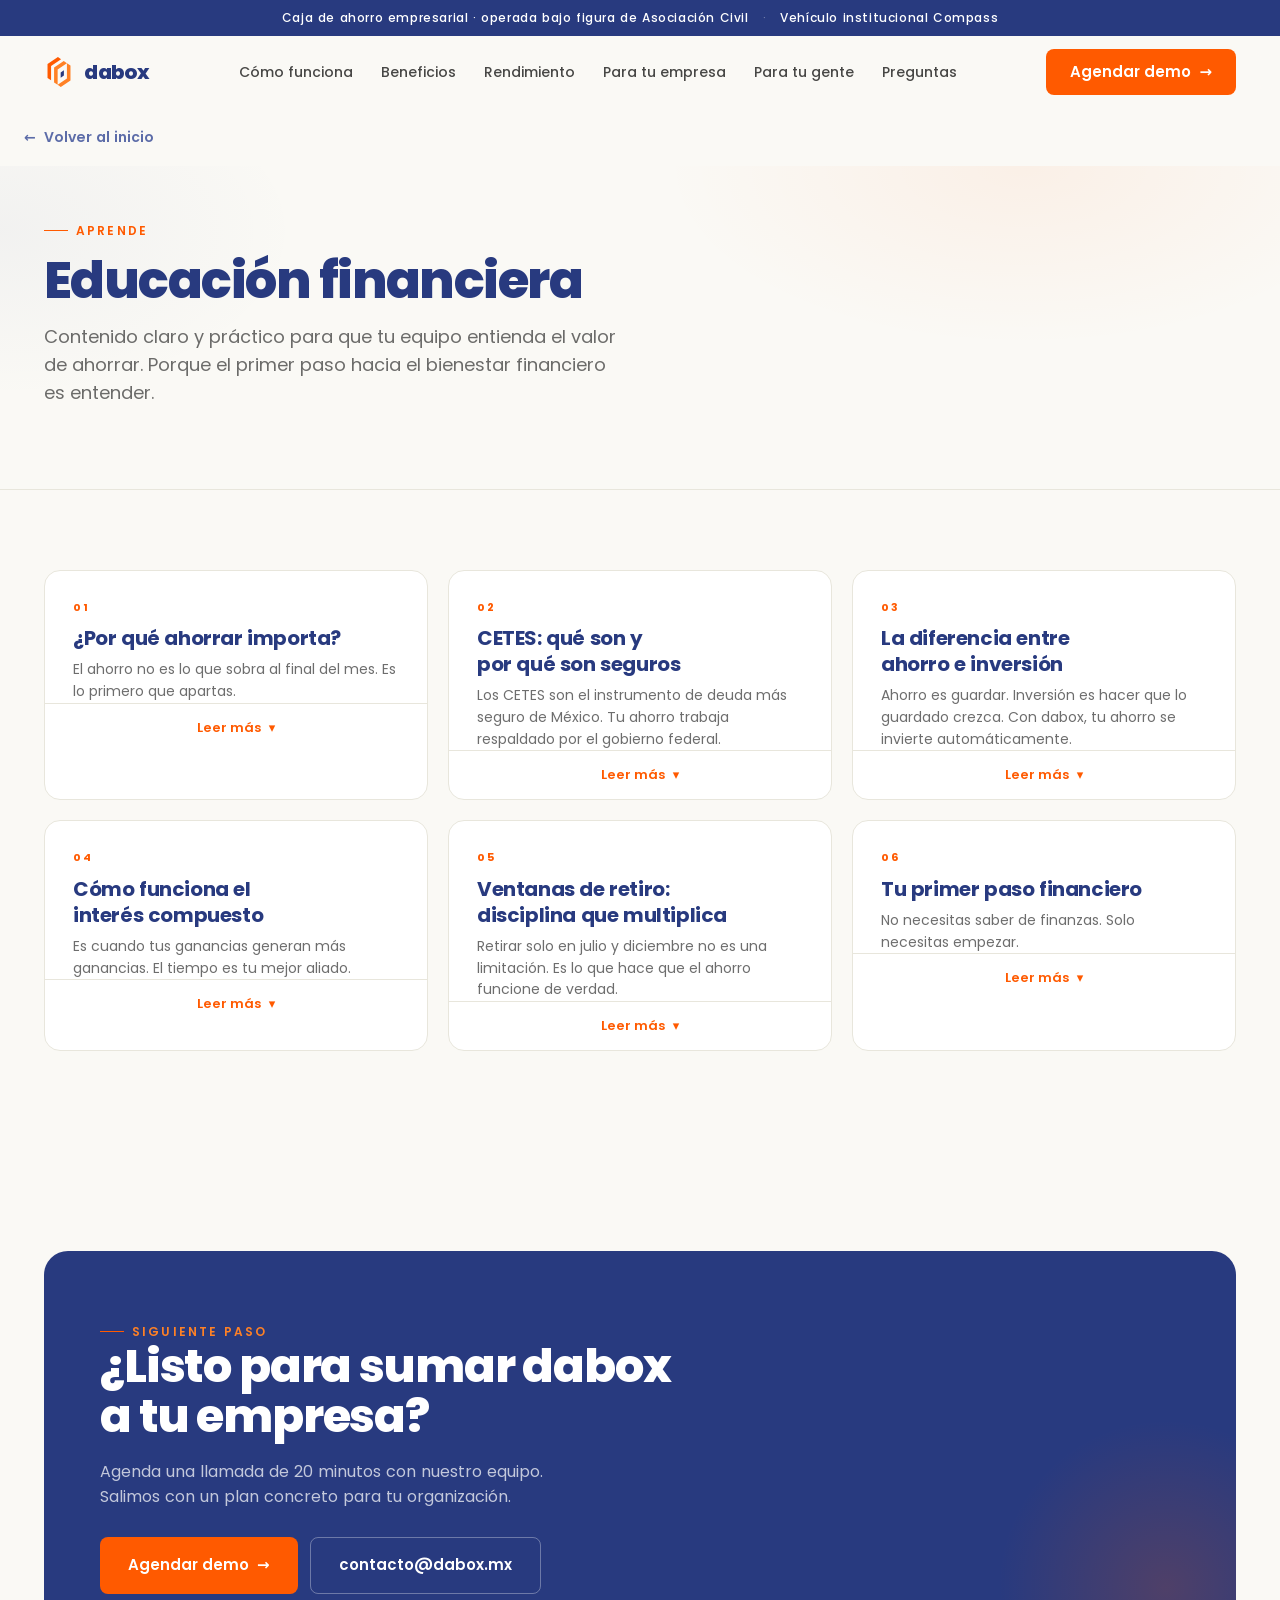
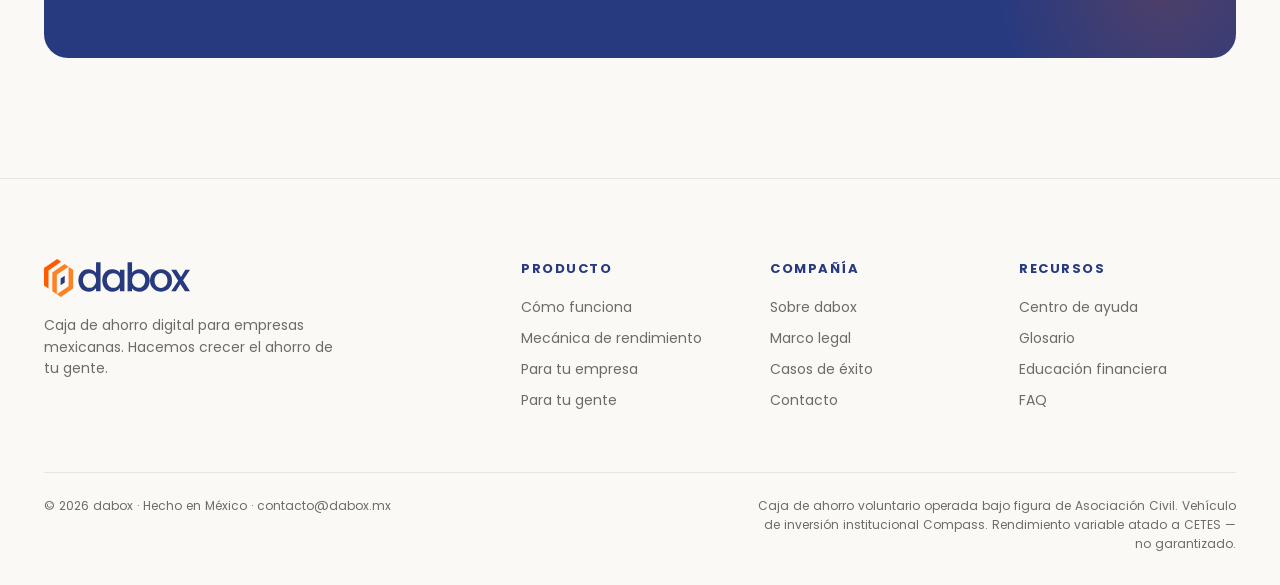
<file: educacion-financiera.html>
<!doctype html>
<html lang="es">
<head>
<meta charset="utf-8">
<meta name="viewport" content="width=device-width, initial-scale=1">
<title>Educación financiera — dabox</title>
<link rel="stylesheet" href="/styles.css">
<link rel="icon" type="image/svg+xml" href="/assets/symbol-color.svg">
</head>
<body>
<div class="announce">
  <div class="wrap announce-inner">
    <span>Caja de ahorro empresarial · operada bajo figura de Asociación Civil</span>
    <span class="sep">·</span>
    <span>Vehículo institucional Compass</span>
  </div>
</div>
<nav class="nav" id="nav">
  <div class="wrap nav-inner">
    <a class="brand" href="/#top">
      <img class="brand-mark" src="/assets/symbol-color.svg" alt="">
      <span class="brand-word">dabox</span>
    </a>
    <div class="nav-links">
      <a href="/#producto">Cómo funciona</a>
      <a href="/#beneficios">Beneficios</a>
      <a href="/#calculadora">Rendimiento</a>
      <a href="/#empresa">Para tu empresa</a>
      <a href="/#colaborador">Para tu gente</a>
      <a href="/#faq">Preguntas</a>
    </div>
    <div class="nav-cta">
      <a href="/#contacto" class="btn btn-primary">Agendar demo<span class="arr">→</span></a>
    </div>
  </div>
</nav>

<a href="/" class="back-link"><span>←</span> Volver al inicio</a>

<section class="page-hero">
  <div class="wrap">
    <span class="eyebrow">Aprende</span>
    <h1>Educación financiera</h1>
    <p class="lede">Contenido claro y práctico para que tu equipo entienda el valor de ahorrar. Porque el primer paso hacia el bienestar financiero es entender.</p>
  </div>
</section>

<section class="page-section">
  <div class="wrap">
    <div class="content-grid">
      
      <!-- Card 01 -->
      <div class="edu-card">
        <div class="edu-card-head">
          <div class="ec-num">01</div>
          <h3>¿Por qué ahorrar importa?</h3>
          <p class="ec-excerpt">El ahorro no es lo que sobra al final del mes. Es lo primero que apartas.</p>
        </div>
        <div class="edu-card-body">
          <p>El ahorro no se trata solo de acumular dinero, se trata de comprar opciones, seguridad y reducir el estrés financiero. En México, más del 60% de los trabajadores formales viven al día, lo que significa que un imprevisto médico o un gasto sorpresa en el hogar puede desestabilizarlos por completo.</p>
          <p>Un esquema automático como dabox elimina la barrera de la fuerza de voluntad. No tienes que decidir ahorrar cada quincena; simplemente ocurre antes de que el dinero llegue a tu cuenta. La clave aquí es la constancia, no la cantidad inicial: apartar incluso $200 quincenales construye una red de seguridad significativa en solo 12 meses.</p>
        </div>
        <button class="edu-card-toggle">Leer más <span>▾</span></button>
      </div>

      <!-- Card 02 -->
      <div class="edu-card">
        <div class="edu-card-head">
          <div class="ec-num">02</div>
          <h3>CETES: qué son y por qué son seguros</h3>
          <p class="ec-excerpt">Los CETES son el instrumento de deuda más seguro de México. Tu ahorro trabaja respaldado por el gobierno federal.</p>
        </div>
        <div class="edu-card-body">
          <p>La palabra CETES significa "Certificados de la Tesorería de la Federación". Básicamente, son bonos de deuda emitidos a corto plazo (28, 91, 182 y 364 días). Cuando inviertes en CETES, le estás prestando dinero al gobierno de México, y este se compromete a pagarte un rendimiento garantizado en un plazo definido.</p>
          <p>A través del vehículo institucional Compass, el ahorro de dabox se invierte de manera conservadora en CETES a 28 días. Esto te brinda rendimientos sumamente competitivos frente a la inflación con el menor riesgo posible en el mercado financiero mexicano. La tasa es variable y es publicada semanalmente por el Banco de México (Banxico).</p>
        </div>
        <button class="edu-card-toggle">Leer más <span>▾</span></button>
      </div>

      <!-- Card 03 -->
      <div class="edu-card">
        <div class="edu-card-head">
          <div class="ec-num">03</div>
          <h3>La diferencia entre ahorro e inversión</h3>
          <p class="ec-excerpt">Ahorro es guardar. Inversión es hacer que lo guardado crezca. Con dabox, tu ahorro se invierte automáticamente.</p>
        </div>
        <div class="edu-card-body">
          <p>Existe una diferencia fundamental: ahorrar es simplemente apartar dinero para el futuro (como guardarlo debajo del colchón o en una cuenta de nómina que no da rendimientos). Invertir es poner ese dinero a trabajar para que genere más valor y no pierda su poder adquisitivo frente a la inflación.</p>
          <p>Con dabox logras ambas cosas de forma simultánea. Tienes la disciplina del ahorro a través del descuento por nómina, y al mismo tiempo, ese dinero se invierte automáticamente en instrumentos gubernamentales seguros a través de Compass. Obtienes el hábito de ahorrar y el beneficio de invertir, sin hacer nada extra.</p>
        </div>
        <button class="edu-card-toggle">Leer más <span>▾</span></button>
      </div>

      <!-- Card 04 -->
      <div class="edu-card">
        <div class="edu-card-head">
          <div class="ec-num">04</div>
          <h3>Cómo funciona el interés compuesto</h3>
          <p class="ec-excerpt">Es cuando tus ganancias generan más ganancias. El tiempo es tu mejor aliado.</p>
        </div>
        <div class="edu-card-body">
          <p>El interés compuesto ocurre cuando los rendimientos que ganaste comienzan, a su vez, a generar sus propios rendimientos. Es un efecto de "bola de nieve" financiero.</p>
          <p>Por ejemplo: si aportas $350 cada quincena a una tasa del 8.15% anual, en tu primer año ganarás alrededor de $365 solo en rendimientos. Pero si mantienes ese hábito por 5 años sin retirar, habrás ganado cerca de $5,900 en rendimientos, ya que tus ganancias anteriores se sumaron a tu base de inversión. Por eso, empezar pronto y ser constante es mucho más importante que iniciar con cantidades grandes.</p>
        </div>
        <button class="edu-card-toggle">Leer más <span>▾</span></button>
      </div>

      <!-- Card 05 -->
      <div class="edu-card">
        <div class="edu-card-head">
          <div class="ec-num">05</div>
          <h3>Ventanas de retiro: disciplina que multiplica</h3>
          <p class="ec-excerpt">Retirar solo en julio y diciembre no es una limitación. Es lo que hace que el ahorro funcione de verdad.</p>
        </div>
        <div class="edu-card-body">
          <p>Las dos ventanas anuales de retiro programadas (julio y diciembre) están diseñadas estratégicamente para coincidir con el pago de aguinaldo y el periodo vacacional, que son los momentos culturales donde la gente más necesita liquidez extra.</p>
          <p>Tener el dinero "bloqueado" temporalmente evita esos retiros impulsivos hormiga que matan el hábito del ahorro a largo plazo. Además, esta predictibilidad permite al fondo institucional Compass mantener las inversiones estables y asegurar mejores rendimientos para toda la Asociación Civil. Es disciplina financiera estructurada a tu favor.</p>
        </div>
        <button class="edu-card-toggle">Leer más <span>▾</span></button>
      </div>

      <!-- Card 06 -->
      <div class="edu-card">
        <div class="edu-card-head">
          <div class="ec-num">06</div>
          <h3>Tu primer paso financiero</h3>
          <p class="ec-excerpt">No necesitas saber de finanzas. Solo necesitas empezar.</p>
        </div>
        <div class="edu-card-body">
          <p>La educación financiera real empieza con la acción, no solo con la teoría. Al decidir inscribirte en la caja de ahorro dabox de tu empresa, ya tomaste la decisión más importante y difícil: automatizar el hábito de apartar dinero.</p>
          <p>A partir de aquí, el proceso es muy sencillo. Entra al portal regularmente para ver cómo crecen tus aportaciones y tus rendimientos. Entender de forma práctica cómo tu dinero trabaja para ti es la mejor manera de ganar confianza para tu futuro financiero. Recuerda: el mejor plan de ahorro es el que realmente llevas a cabo.</p>
        </div>
        <button class="edu-card-toggle">Leer más <span>▾</span></button>
      </div>

    </div>
  </div>
</section>

<section class="section">
  <div class="wrap">
    <div class="cta">
      <div>
        <span class="eyebrow eyebrow-light">Siguiente paso</span>
        <h2>¿Listo para sumar dabox<br>a tu empresa?</h2>
        <p>Agenda una llamada de 20 minutos con nuestro equipo. Salimos con un plan concreto para tu organización.</p>
        <div class="cta-cta">
          <a href="/#contacto" class="btn btn-orange btn-lg">Agendar demo<span class="arr">→</span></a>
          <a href="mailto:contacto@dabox.mx" class="btn btn-outline-light btn-lg">contacto@dabox.mx</a>
        </div>
      </div>
    </div>
  </div>
</section>

<footer>
  <div class="wrap">
    <div class="foot-top">
      <div class="foot-brand">
        <img src="/assets/logo-complete-color.svg" alt="dabox" style="height:38px">
        <p>Caja de ahorro digital para empresas mexicanas. Hacemos crecer el ahorro de tu gente.</p>
      </div>
      <div class="foot-cols">
        <div class="foot-col">
          <h4>Producto</h4>
          <a href="/#producto">Cómo funciona</a>
          <a href="/#calculadora">Mecánica de rendimiento</a>
          <a href="/#empresa">Para tu empresa</a>
          <a href="/#colaborador">Para tu gente</a>
        </div>
        <div class="foot-col">
          <h4>Compañía</h4>
          <a href="/sobre-dabox">Sobre dabox</a>
          <a href="/marco-legal">Marco legal</a>
          <a href="/casos-de-exito">Casos de éxito</a>
          <a href="/#contacto">Contacto</a>
        </div>
        <div class="foot-col">
          <h4>Recursos</h4>
          <a href="/centro-de-ayuda">Centro de ayuda</a>
          <a href="/glosario">Glosario</a>
          <a href="/educacion-financiera">Educación financiera</a>
          <a href="/#faq">FAQ</a>
        </div>
      </div>
    </div>
    <div class="foot-bottom">
      <div>© 2026 dabox · Hecho en México · <a href="mailto:contacto@dabox.mx">contacto@dabox.mx</a></div>
      <div class="legal">
        Caja de ahorro voluntario operada bajo figura de Asociación Civil. Vehículo de inversión institucional Compass. Rendimiento variable atado a CETES — no garantizado.
      </div>
    </div>
  </div>
</footer>
<script src="/main.js"></script>
</body>
</html>
</file>
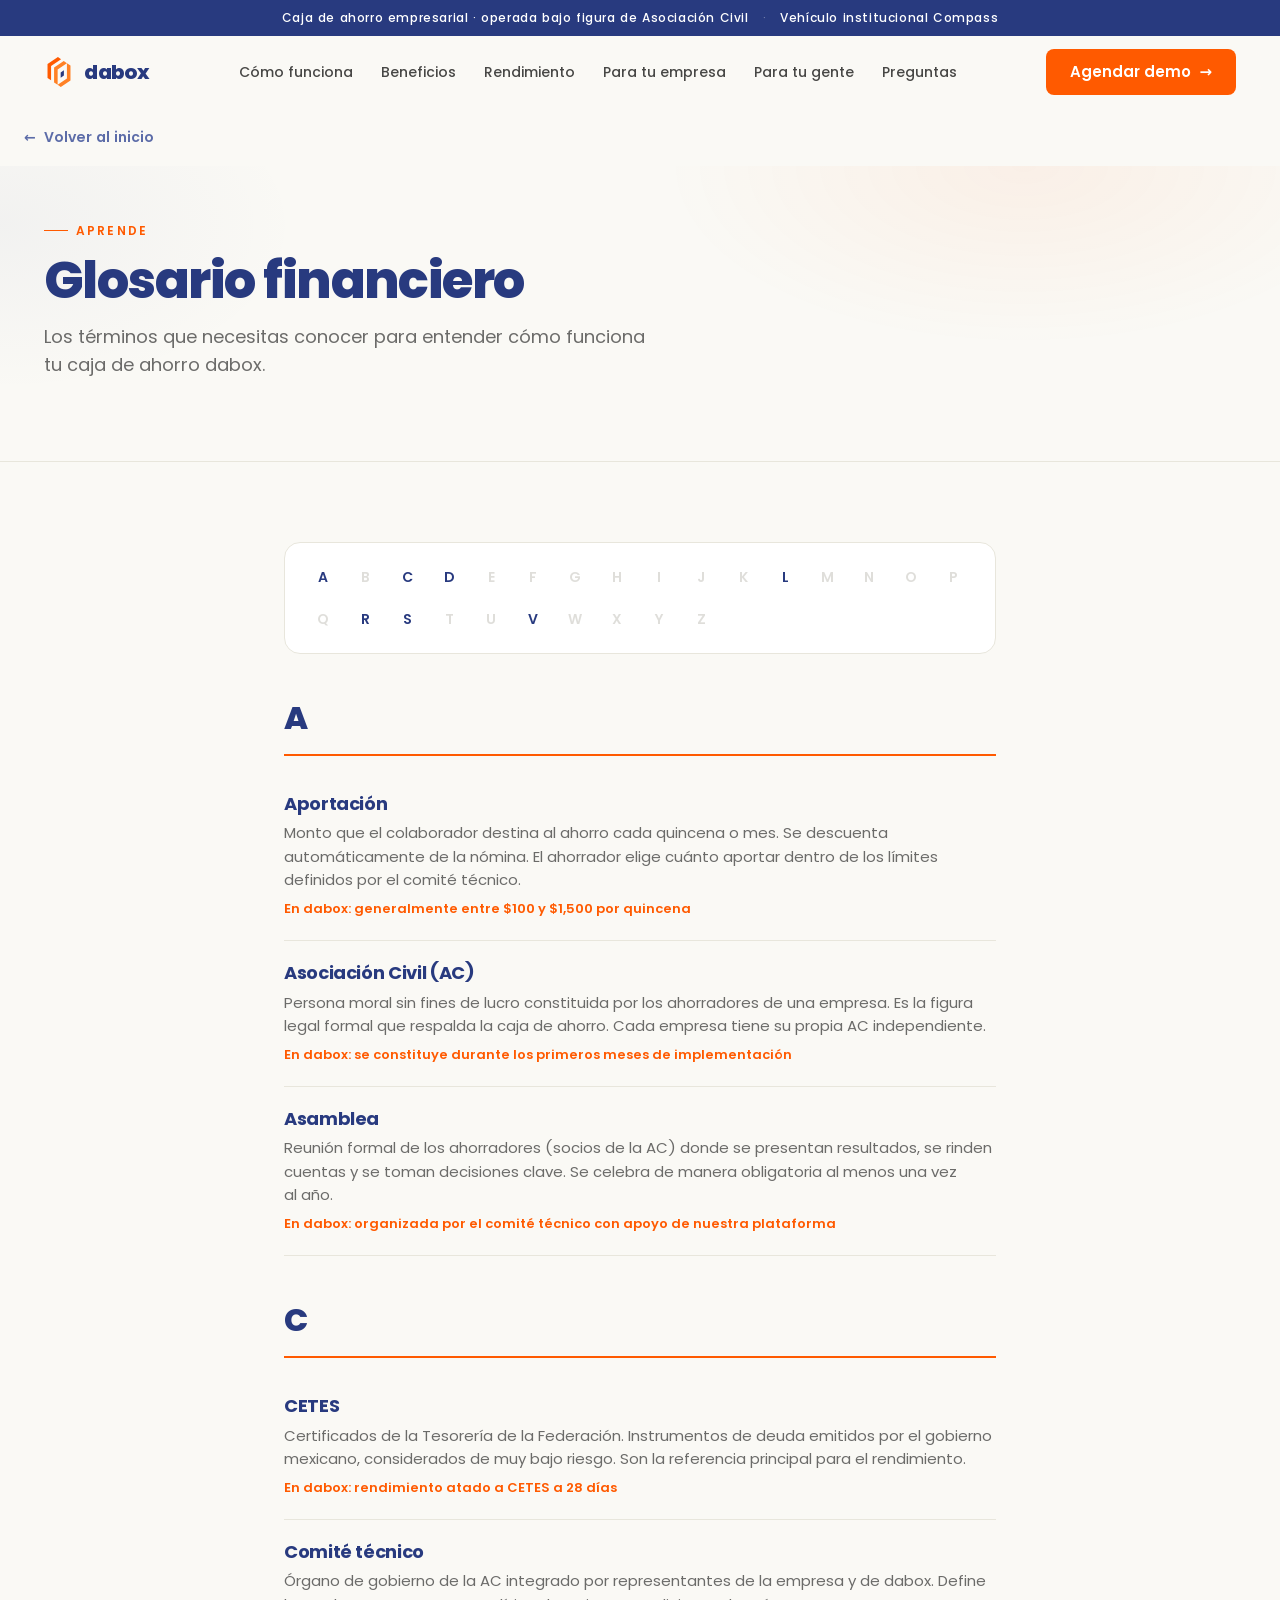
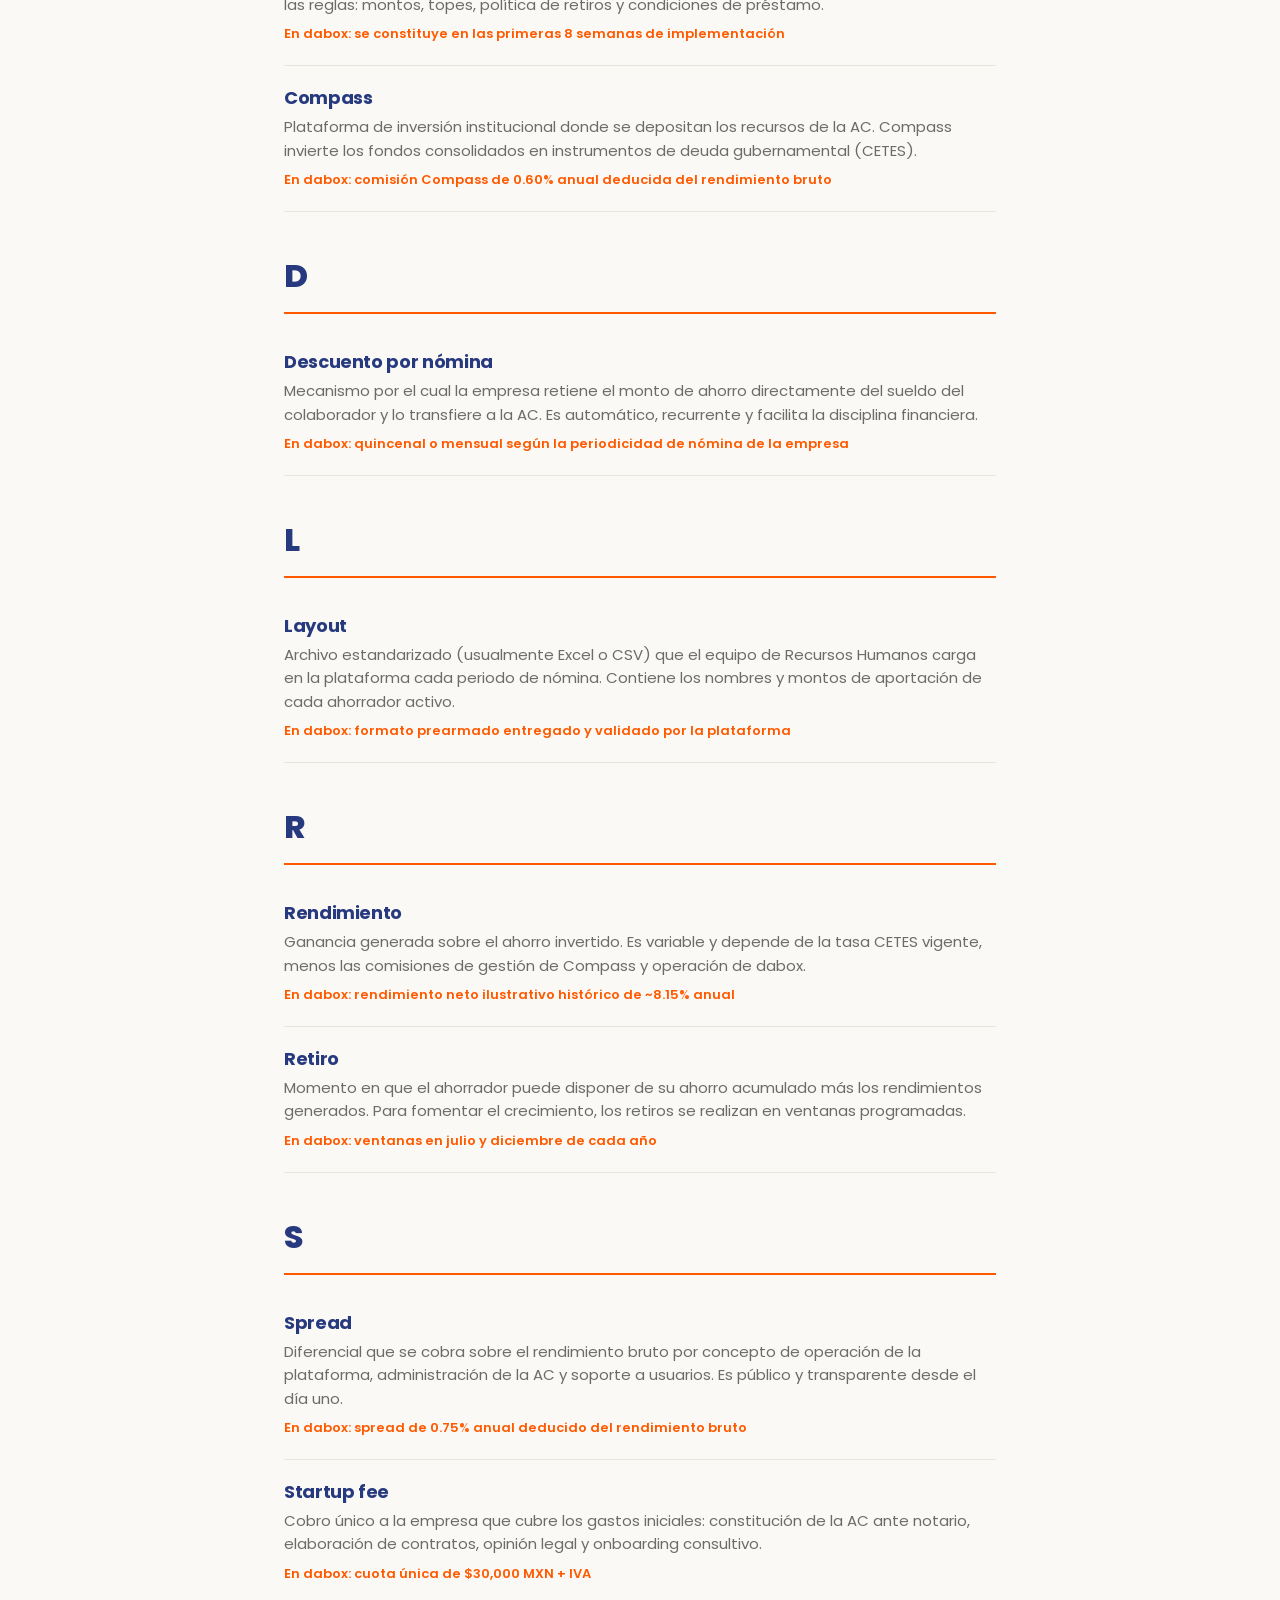
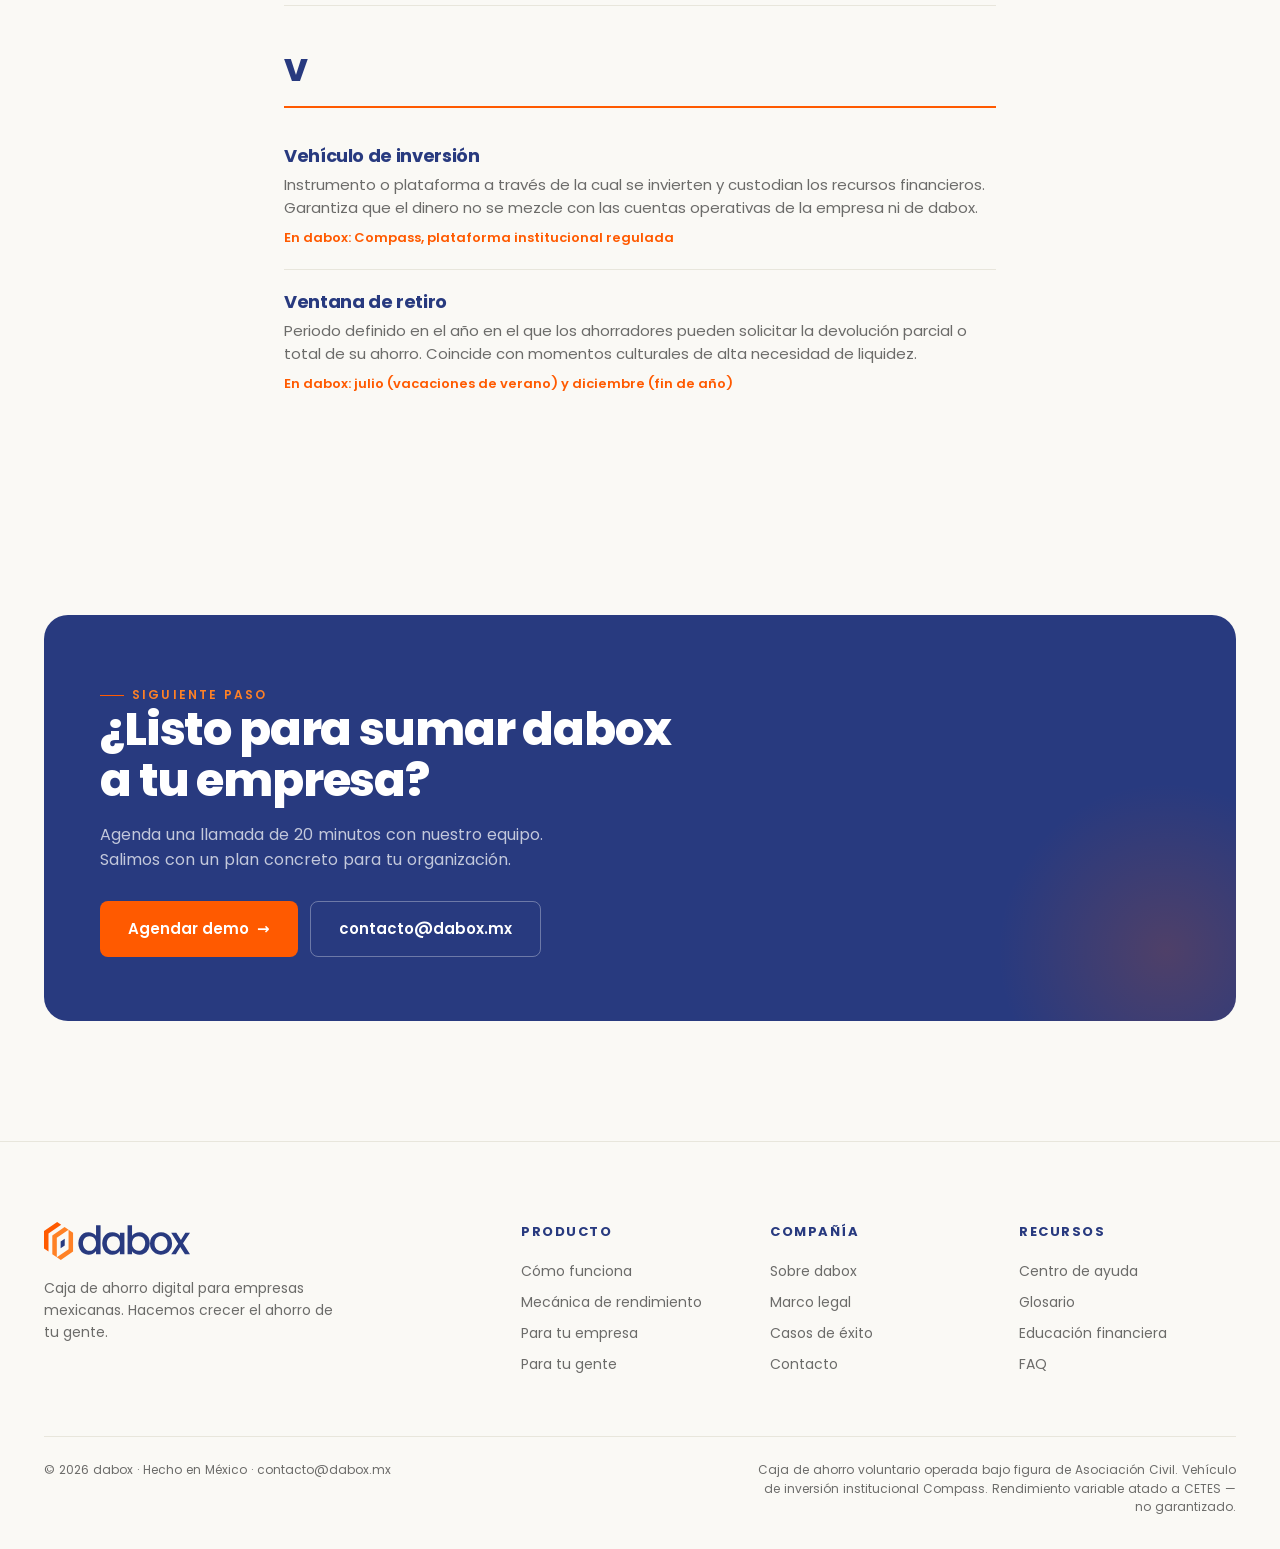
<file: glosario.html>
<!doctype html>
<html lang="es">
<head>
<meta charset="utf-8">
<meta name="viewport" content="width=device-width, initial-scale=1">
<title>Glosario financiero — dabox</title>
<link rel="stylesheet" href="/styles.css">
<link rel="icon" type="image/svg+xml" href="/assets/symbol-color.svg">
</head>
<body>
<div class="announce">
  <div class="wrap announce-inner">
    <span>Caja de ahorro empresarial · operada bajo figura de Asociación Civil</span>
    <span class="sep">·</span>
    <span>Vehículo institucional Compass</span>
  </div>
</div>
<nav class="nav" id="nav">
  <div class="wrap nav-inner">
    <a class="brand" href="/#top">
      <img class="brand-mark" src="/assets/symbol-color.svg" alt="">
      <span class="brand-word">dabox</span>
    </a>
    <div class="nav-links">
      <a href="/#producto">Cómo funciona</a>
      <a href="/#beneficios">Beneficios</a>
      <a href="/#calculadora">Rendimiento</a>
      <a href="/#empresa">Para tu empresa</a>
      <a href="/#colaborador">Para tu gente</a>
      <a href="/#faq">Preguntas</a>
    </div>
    <div class="nav-cta">
      <a href="/#contacto" class="btn btn-primary">Agendar demo<span class="arr">→</span></a>
    </div>
  </div>
</nav>

<a href="/" class="back-link"><span>←</span> Volver al inicio</a>

<section class="page-hero">
  <div class="wrap">
    <span class="eyebrow">Aprende</span>
    <h1>Glosario financiero</h1>
    <p class="lede">Los términos que necesitas conocer para entender cómo funciona tu caja de ahorro dabox.</p>
  </div>
</section>

<section class="page-section">
  <div class="wrap" style="max-width: 760px;">
    
    <div class="alpha-nav">
      <a href="#letter-A">A</a>
      <a href="#" class="disabled">B</a>
      <a href="#letter-C">C</a>
      <a href="#letter-D">D</a>
      <a href="#" class="disabled">E</a>
      <a href="#" class="disabled">F</a>
      <a href="#" class="disabled">G</a>
      <a href="#" class="disabled">H</a>
      <a href="#" class="disabled">I</a>
      <a href="#" class="disabled">J</a>
      <a href="#" class="disabled">K</a>
      <a href="#letter-L">L</a>
      <a href="#" class="disabled">M</a>
      <a href="#" class="disabled">N</a>
      <a href="#" class="disabled">O</a>
      <a href="#" class="disabled">P</a>
      <a href="#" class="disabled">Q</a>
      <a href="#letter-R">R</a>
      <a href="#letter-S">S</a>
      <a href="#" class="disabled">T</a>
      <a href="#" class="disabled">U</a>
      <a href="#letter-V">V</a>
      <a href="#" class="disabled">W</a>
      <a href="#" class="disabled">X</a>
      <a href="#" class="disabled">Y</a>
      <a href="#" class="disabled">Z</a>
    </div>

    <!-- Letter A -->
    <div class="glossary-letter" id="letter-A">A</div>
    <div class="glossary-term">
      <h3>Aportación</h3>
      <p>Monto que el colaborador destina al ahorro cada quincena o mes. Se descuenta automáticamente de la nómina. El ahorrador elige cuánto aportar dentro de los límites definidos por el comité técnico.</p>
      <span class="gt-context">En dabox: generalmente entre $100 y $1,500 por quincena</span>
    </div>
    <div class="glossary-term">
      <h3>Asociación Civil (AC)</h3>
      <p>Persona moral sin fines de lucro constituida por los ahorradores de una empresa. Es la figura legal formal que respalda la caja de ahorro. Cada empresa tiene su propia AC independiente.</p>
      <span class="gt-context">En dabox: se constituye durante los primeros meses de implementación</span>
    </div>
    <div class="glossary-term">
      <h3>Asamblea</h3>
      <p>Reunión formal de los ahorradores (socios de la AC) donde se presentan resultados, se rinden cuentas y se toman decisiones clave. Se celebra de manera obligatoria al menos una vez al año.</p>
      <span class="gt-context">En dabox: organizada por el comité técnico con apoyo de nuestra plataforma</span>
    </div>

    <!-- Letter C -->
    <div class="glossary-letter" id="letter-C">C</div>
    <div class="glossary-term">
      <h3>CETES</h3>
      <p>Certificados de la Tesorería de la Federación. Instrumentos de deuda emitidos por el gobierno mexicano, considerados de muy bajo riesgo. Son la referencia principal para el rendimiento.</p>
      <span class="gt-context">En dabox: rendimiento atado a CETES a 28 días</span>
    </div>
    <div class="glossary-term">
      <h3>Comité técnico</h3>
      <p>Órgano de gobierno de la AC integrado por representantes de la empresa y de dabox. Define las reglas: montos, topes, política de retiros y condiciones de préstamo.</p>
      <span class="gt-context">En dabox: se constituye en las primeras 8 semanas de implementación</span>
    </div>
    <div class="glossary-term">
      <h3>Compass</h3>
      <p>Plataforma de inversión institucional donde se depositan los recursos de la AC. Compass invierte los fondos consolidados en instrumentos de deuda gubernamental (CETES).</p>
      <span class="gt-context">En dabox: comisión Compass de 0.60% anual deducida del rendimiento bruto</span>
    </div>

    <!-- Letter D -->
    <div class="glossary-letter" id="letter-D">D</div>
    <div class="glossary-term">
      <h3>Descuento por nómina</h3>
      <p>Mecanismo por el cual la empresa retiene el monto de ahorro directamente del sueldo del colaborador y lo transfiere a la AC. Es automático, recurrente y facilita la disciplina financiera.</p>
      <span class="gt-context">En dabox: quincenal o mensual según la periodicidad de nómina de la empresa</span>
    </div>

    <!-- Letter L -->
    <div class="glossary-letter" id="letter-L">L</div>
    <div class="glossary-term">
      <h3>Layout</h3>
      <p>Archivo estandarizado (usualmente Excel o CSV) que el equipo de Recursos Humanos carga en la plataforma cada periodo de nómina. Contiene los nombres y montos de aportación de cada ahorrador activo.</p>
      <span class="gt-context">En dabox: formato prearmado entregado y validado por la plataforma</span>
    </div>

    <!-- Letter R -->
    <div class="glossary-letter" id="letter-R">R</div>
    <div class="glossary-term">
      <h3>Rendimiento</h3>
      <p>Ganancia generada sobre el ahorro invertido. Es variable y depende de la tasa CETES vigente, menos las comisiones de gestión de Compass y operación de dabox.</p>
      <span class="gt-context">En dabox: rendimiento neto ilustrativo histórico de ~8.15% anual</span>
    </div>
    <div class="glossary-term">
      <h3>Retiro</h3>
      <p>Momento en que el ahorrador puede disponer de su ahorro acumulado más los rendimientos generados. Para fomentar el crecimiento, los retiros se realizan en ventanas programadas.</p>
      <span class="gt-context">En dabox: ventanas en julio y diciembre de cada año</span>
    </div>

    <!-- Letter S -->
    <div class="glossary-letter" id="letter-S">S</div>
    <div class="glossary-term">
      <h3>Spread</h3>
      <p>Diferencial que se cobra sobre el rendimiento bruto por concepto de operación de la plataforma, administración de la AC y soporte a usuarios. Es público y transparente desde el día uno.</p>
      <span class="gt-context">En dabox: spread de 0.75% anual deducido del rendimiento bruto</span>
    </div>
    <div class="glossary-term">
      <h3>Startup fee</h3>
      <p>Cobro único a la empresa que cubre los gastos iniciales: constitución de la AC ante notario, elaboración de contratos, opinión legal y onboarding consultivo.</p>
      <span class="gt-context">En dabox: cuota única de $30,000 MXN + IVA</span>
    </div>

    <!-- Letter V -->
    <div class="glossary-letter" id="letter-V">V</div>
    <div class="glossary-term">
      <h3>Vehículo de inversión</h3>
      <p>Instrumento o plataforma a través de la cual se invierten y custodian los recursos financieros. Garantiza que el dinero no se mezcle con las cuentas operativas de la empresa ni de dabox.</p>
      <span class="gt-context">En dabox: Compass, plataforma institucional regulada</span>
    </div>
    <div class="glossary-term">
      <h3>Ventana de retiro</h3>
      <p>Periodo definido en el año en el que los ahorradores pueden solicitar la devolución parcial o total de su ahorro. Coincide con momentos culturales de alta necesidad de liquidez.</p>
      <span class="gt-context">En dabox: julio (vacaciones de verano) y diciembre (fin de año)</span>
    </div>

  </div>
</section>

<section class="section">
  <div class="wrap">
    <div class="cta">
      <div>
        <span class="eyebrow eyebrow-light">Siguiente paso</span>
        <h2>¿Listo para sumar dabox<br>a tu empresa?</h2>
        <p>Agenda una llamada de 20 minutos con nuestro equipo. Salimos con un plan concreto para tu organización.</p>
        <div class="cta-cta">
          <a href="/#contacto" class="btn btn-orange btn-lg">Agendar demo<span class="arr">→</span></a>
          <a href="mailto:contacto@dabox.mx" class="btn btn-outline-light btn-lg">contacto@dabox.mx</a>
        </div>
      </div>
    </div>
  </div>
</section>

<footer>
  <div class="wrap">
    <div class="foot-top">
      <div class="foot-brand">
        <img src="/assets/logo-complete-color.svg" alt="dabox" style="height:38px">
        <p>Caja de ahorro digital para empresas mexicanas. Hacemos crecer el ahorro de tu gente.</p>
      </div>
      <div class="foot-cols">
        <div class="foot-col">
          <h4>Producto</h4>
          <a href="/#producto">Cómo funciona</a>
          <a href="/#calculadora">Mecánica de rendimiento</a>
          <a href="/#empresa">Para tu empresa</a>
          <a href="/#colaborador">Para tu gente</a>
        </div>
        <div class="foot-col">
          <h4>Compañía</h4>
          <a href="/sobre-dabox">Sobre dabox</a>
          <a href="/marco-legal">Marco legal</a>
          <a href="/casos-de-exito">Casos de éxito</a>
          <a href="/#contacto">Contacto</a>
        </div>
        <div class="foot-col">
          <h4>Recursos</h4>
          <a href="/centro-de-ayuda">Centro de ayuda</a>
          <a href="/glosario">Glosario</a>
          <a href="/educacion-financiera">Educación financiera</a>
          <a href="/#faq">FAQ</a>
        </div>
      </div>
    </div>
    <div class="foot-bottom">
      <div>© 2026 dabox · Hecho en México · <a href="mailto:contacto@dabox.mx">contacto@dabox.mx</a></div>
      <div class="legal">
        Caja de ahorro voluntario operada bajo figura de Asociación Civil. Vehículo de inversión institucional Compass. Rendimiento variable atado a CETES — no garantizado.
      </div>
    </div>
  </div>
</footer>
<script src="/main.js"></script>
</body>
</html>
</file>
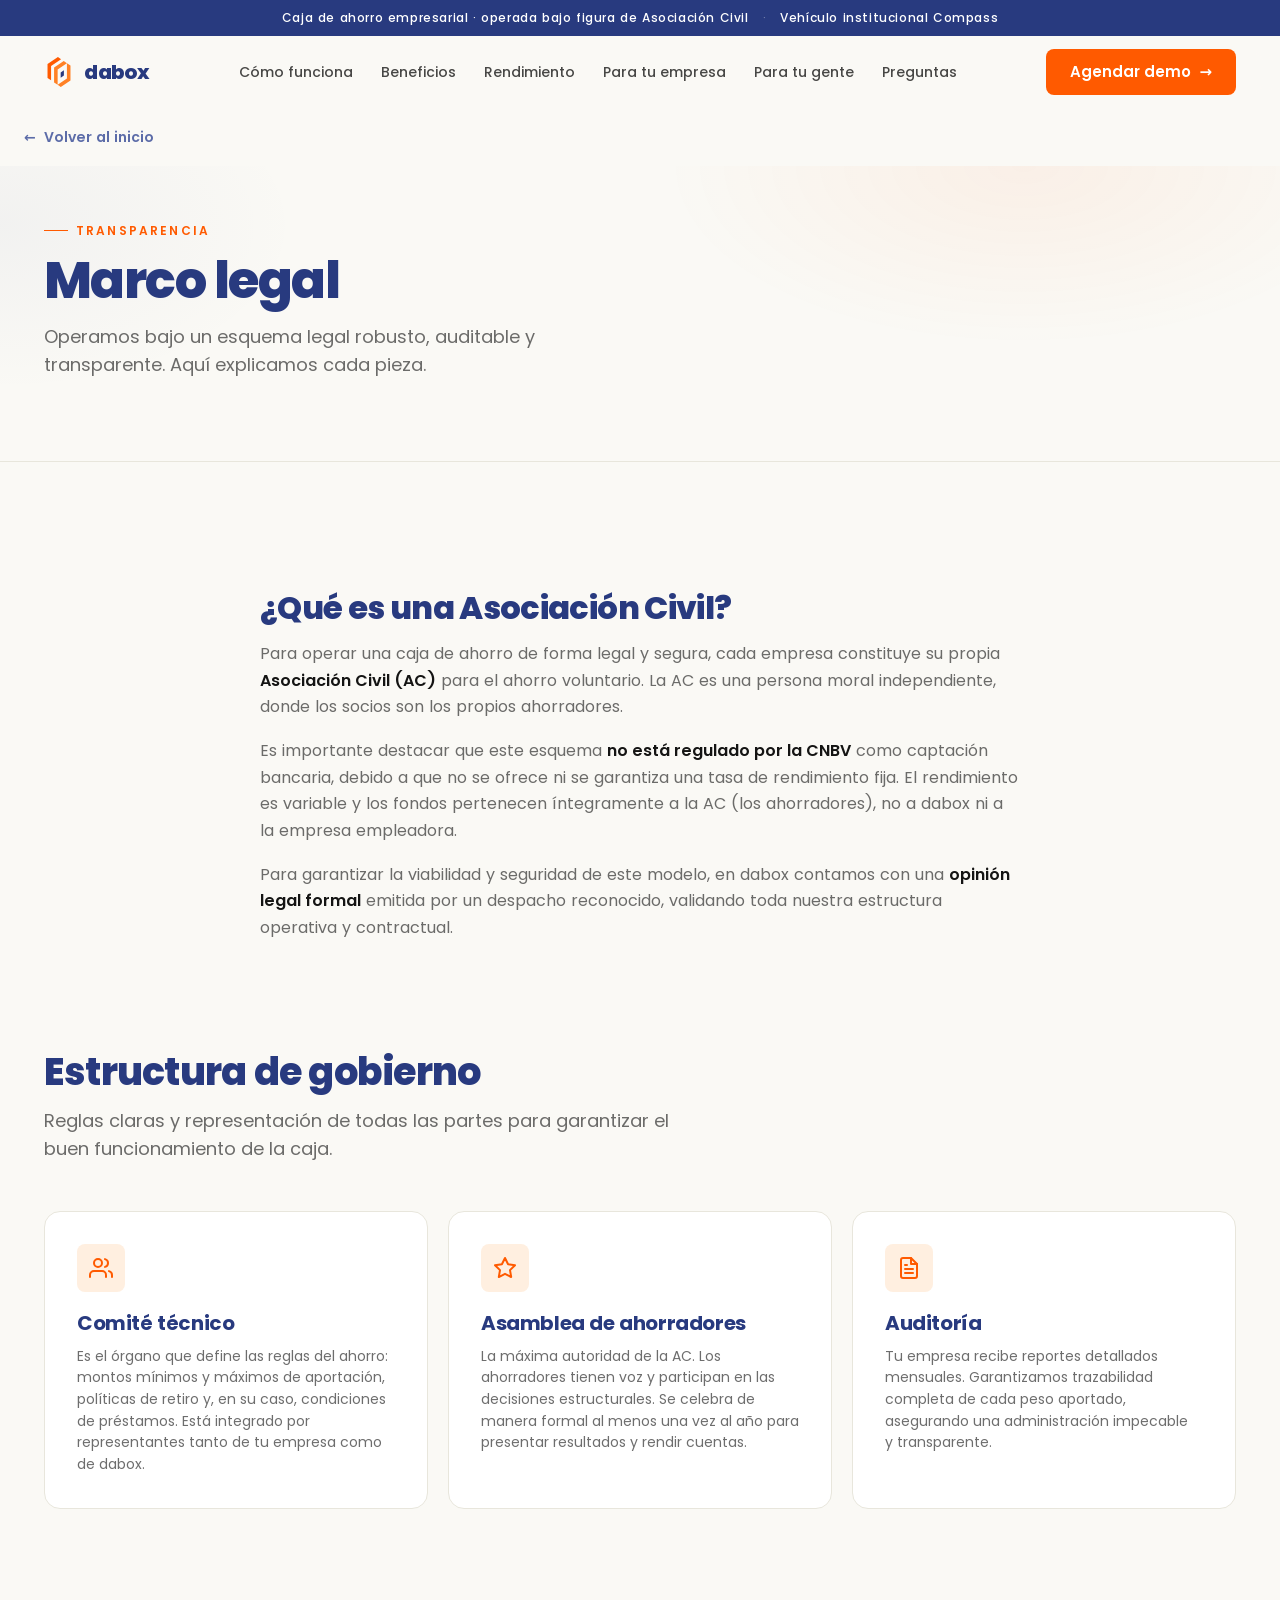
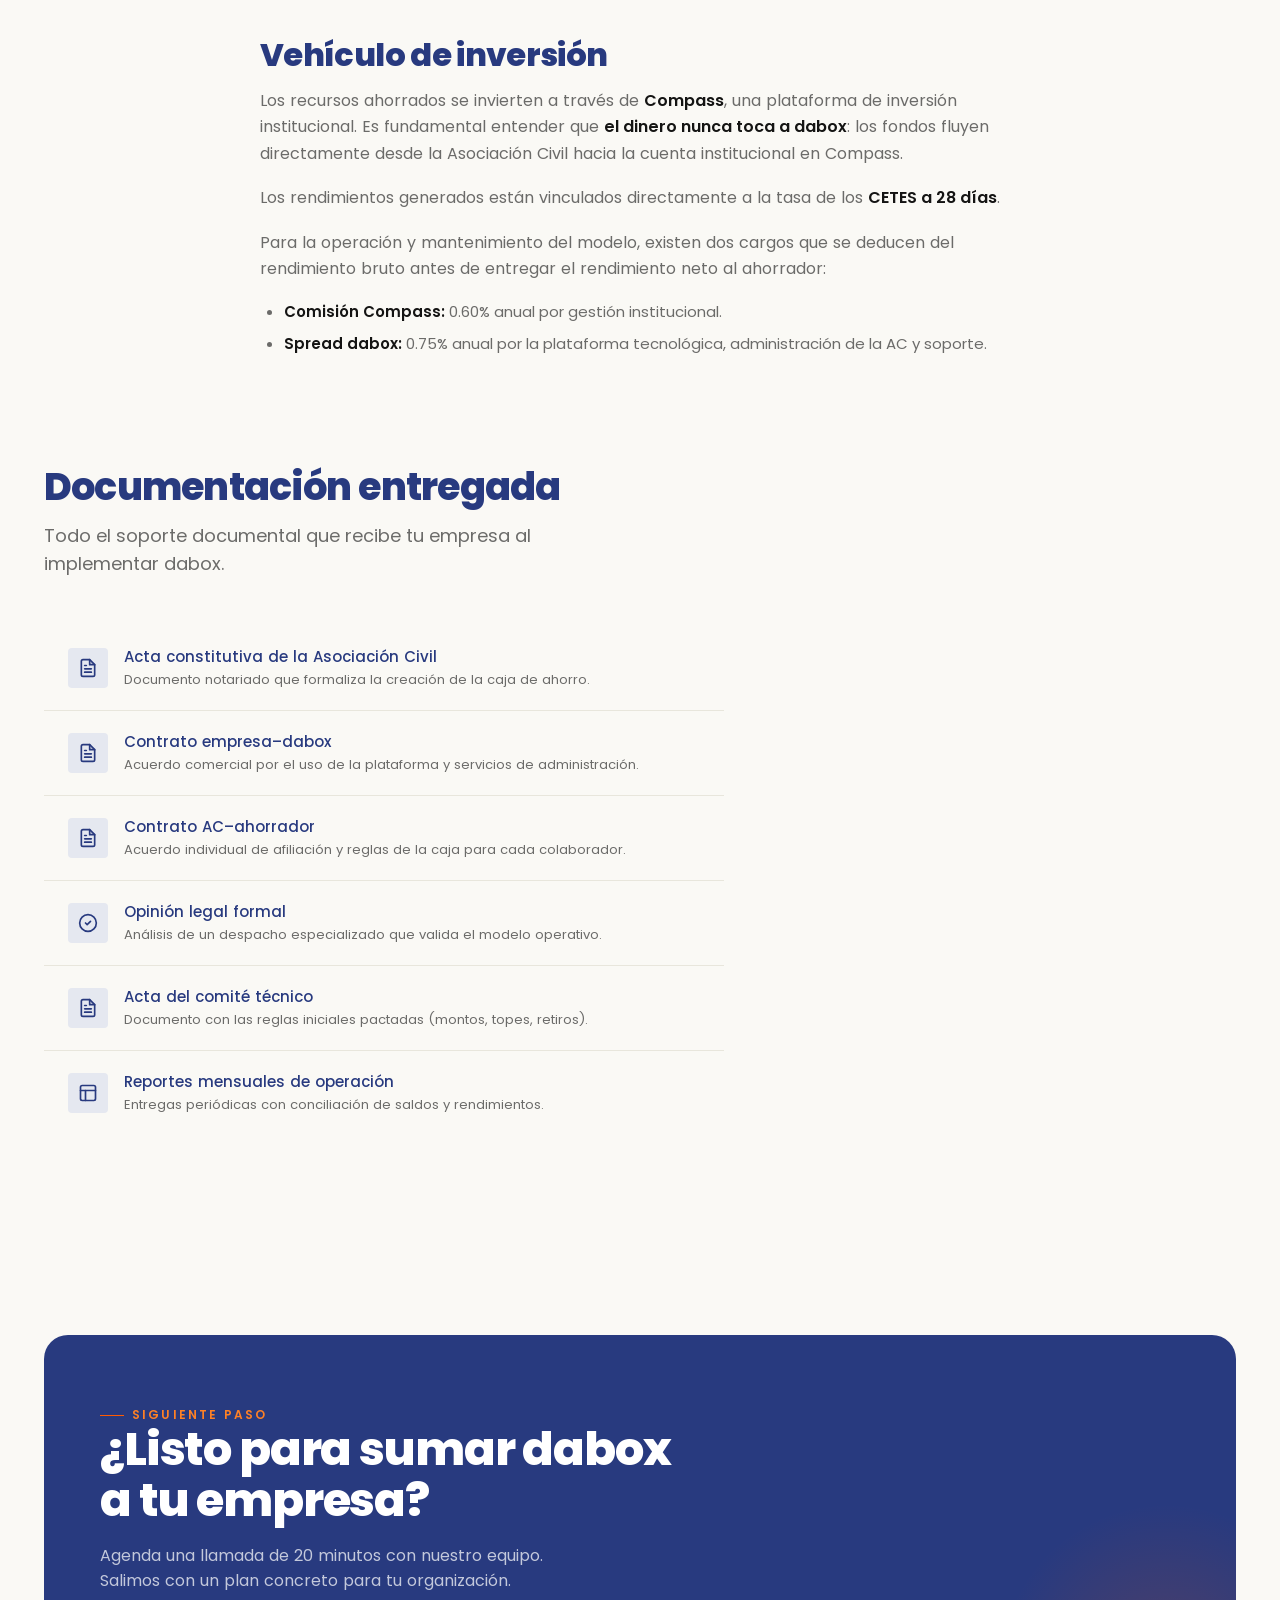
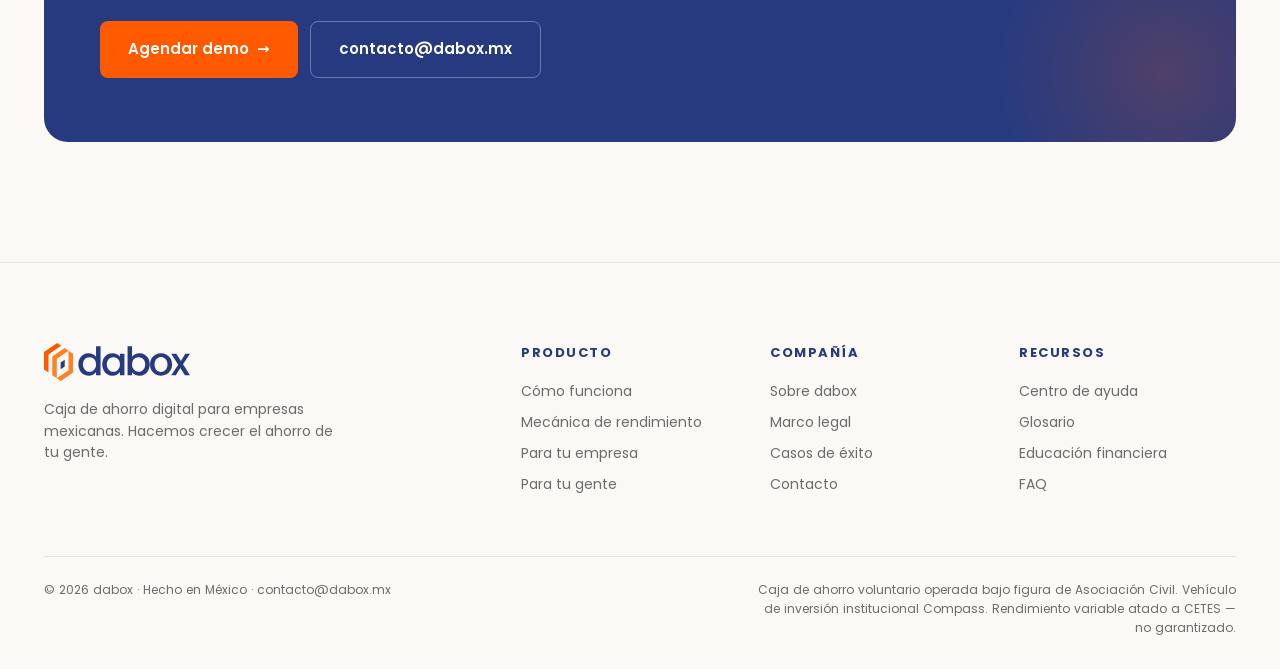
<file: marco-legal.html>
<!doctype html>
<html lang="es">
<head>
<meta charset="utf-8">
<meta name="viewport" content="width=device-width, initial-scale=1">
<title>Marco legal — dabox</title>
<link rel="stylesheet" href="/styles.css">
<link rel="icon" type="image/svg+xml" href="/assets/symbol-color.svg">
</head>
<body>
<div class="announce">
  <div class="wrap announce-inner">
    <span>Caja de ahorro empresarial · operada bajo figura de Asociación Civil</span>
    <span class="sep">·</span>
    <span>Vehículo institucional Compass</span>
  </div>
</div>
<nav class="nav" id="nav">
  <div class="wrap nav-inner">
    <a class="brand" href="/#top">
      <img class="brand-mark" src="/assets/symbol-color.svg" alt="">
      <span class="brand-word">dabox</span>
    </a>
    <div class="nav-links">
      <a href="/#producto">Cómo funciona</a>
      <a href="/#beneficios">Beneficios</a>
      <a href="/#calculadora">Rendimiento</a>
      <a href="/#empresa">Para tu empresa</a>
      <a href="/#colaborador">Para tu gente</a>
      <a href="/#faq">Preguntas</a>
    </div>
    <div class="nav-cta">
      <a href="/#contacto" class="btn btn-primary">Agendar demo<span class="arr">→</span></a>
    </div>
  </div>
</nav>

<a href="/" class="back-link"><span>←</span> Volver al inicio</a>

<section class="page-hero">
  <div class="wrap">
    <span class="eyebrow">Transparencia</span>
    <h1>Marco legal</h1>
    <p class="lede">Operamos bajo un esquema legal robusto, auditable y transparente. Aquí explicamos cada pieza.</p>
  </div>
</section>

<section class="page-section">
  <div class="wrap">
    <div class="article-body">
      <h2>¿Qué es una Asociación Civil?</h2>
      <p>Para operar una caja de ahorro de forma legal y segura, cada empresa constituye su propia <strong>Asociación Civil (AC)</strong> para el ahorro voluntario. La AC es una persona moral independiente, donde los socios son los propios ahorradores.</p>
      <p>Es importante destacar que este esquema <strong>no está regulado por la CNBV</strong> como captación bancaria, debido a que no se ofrece ni se garantiza una tasa de rendimiento fija. El rendimiento es variable y los fondos pertenecen íntegramente a la AC (los ahorradores), no a dabox ni a la empresa empleadora.</p>
      <p>Para garantizar la viabilidad y seguridad de este modelo, en dabox contamos con una <strong>opinión legal formal</strong> emitida por un despacho reconocido, validando toda nuestra estructura operativa y contractual.</p>
    </div>
  </div>
</section>

<section class="page-section section-cream">
  <div class="wrap">
    <div class="page-section-head">
      <h2>Estructura de gobierno</h2>
      <p class="lede">Reglas claras y representación de todas las partes para garantizar el buen funcionamiento de la caja.</p>
    </div>
    <div class="content-grid">
      <div class="content-card">
        <div class="cc-icon">
          <svg width="24" height="24" viewBox="0 0 24 24" fill="none" stroke="currentColor" stroke-width="2" stroke-linecap="round" stroke-linejoin="round"><path d="M17 21v-2a4 4 0 0 0-4-4H5a4 4 0 0 0-4 4v2"></path><circle cx="9" cy="7" r="4"></circle><path d="M23 21v-2a4 4 0 0 0-3-3.87"></path><path d="M16 3.13a4 4 0 0 1 0 7.75"></path></svg>
        </div>
        <h3>Comité técnico</h3>
        <p>Es el órgano que define las reglas del ahorro: montos mínimos y máximos de aportación, políticas de retiro y, en su caso, condiciones de préstamos. Está integrado por representantes tanto de tu empresa como de dabox.</p>
      </div>
      <div class="content-card">
        <div class="cc-icon">
          <svg width="24" height="24" viewBox="0 0 24 24" fill="none" stroke="currentColor" stroke-width="2" stroke-linecap="round" stroke-linejoin="round"><polygon points="12 2 15.09 8.26 22 9.27 17 14.14 18.18 21.02 12 17.77 5.82 21.02 7 14.14 2 9.27 8.91 8.26 12 2"></polygon></svg>
        </div>
        <h3>Asamblea de ahorradores</h3>
        <p>La máxima autoridad de la AC. Los ahorradores tienen voz y participan en las decisiones estructurales. Se celebra de manera formal al menos una vez al año para presentar resultados y rendir cuentas.</p>
      </div>
      <div class="content-card">
        <div class="cc-icon">
          <svg width="24" height="24" viewBox="0 0 24 24" fill="none" stroke="currentColor" stroke-width="2" stroke-linecap="round" stroke-linejoin="round"><path d="M14 2H6a2 2 0 0 0-2 2v16a2 2 0 0 0 2 2h12a2 2 0 0 0 2-2V8z"></path><polyline points="14 2 14 8 20 8"></polyline><line x1="16" y1="13" x2="8" y2="13"></line><line x1="16" y1="17" x2="8" y2="17"></line><polyline points="10 9 9 9 8 9"></polyline></svg>
        </div>
        <h3>Auditoría</h3>
        <p>Tu empresa recibe reportes detallados mensuales. Garantizamos trazabilidad completa de cada peso aportado, asegurando una administración impecable y transparente.</p>
      </div>
    </div>
  </div>
</section>

<section class="page-section">
  <div class="wrap">
    <div class="article-body">
      <h2>Vehículo de inversión</h2>
      <p>Los recursos ahorrados se invierten a través de <strong>Compass</strong>, una plataforma de inversión institucional. Es fundamental entender que <strong>el dinero nunca toca a dabox</strong>: los fondos fluyen directamente desde la Asociación Civil hacia la cuenta institucional en Compass.</p>
      <p>Los rendimientos generados están vinculados directamente a la tasa de los <strong>CETES a 28 días</strong>. </p>
      <p>Para la operación y mantenimiento del modelo, existen dos cargos que se deducen del rendimiento bruto antes de entregar el rendimiento neto al ahorrador:</p>
      <ul>
        <li><strong>Comisión Compass:</strong> 0.60% anual por gestión institucional.</li>
        <li><strong>Spread dabox:</strong> 0.75% anual por la plataforma tecnológica, administración de la AC y soporte.</li>
      </ul>
    </div>
  </div>
</section>

<section class="page-section section-cream">
  <div class="wrap">
    <div class="page-section-head">
      <h2>Documentación entregada</h2>
      <p class="lede">Todo el soporte documental que recibe tu empresa al implementar dabox.</p>
    </div>
    <ul class="doc-list" style="max-width: 680px;">
      <li>
        <div class="doc-icon">
          <svg width="20" height="20" viewBox="0 0 24 24" fill="none" stroke="currentColor" stroke-width="2" stroke-linecap="round" stroke-linejoin="round"><path d="M14 2H6a2 2 0 0 0-2 2v16a2 2 0 0 0 2 2h12a2 2 0 0 0 2-2V8z"></path><polyline points="14 2 14 8 20 8"></polyline><line x1="16" y1="13" x2="8" y2="13"></line><line x1="16" y1="17" x2="8" y2="17"></line><polyline points="10 9 9 9 8 9"></polyline></svg>
        </div>
        <div>
          Acta constitutiva de la Asociación Civil
          <div class="doc-desc">Documento notariado que formaliza la creación de la caja de ahorro.</div>
        </div>
      </li>
      <li>
        <div class="doc-icon">
          <svg width="20" height="20" viewBox="0 0 24 24" fill="none" stroke="currentColor" stroke-width="2" stroke-linecap="round" stroke-linejoin="round"><path d="M14 2H6a2 2 0 0 0-2 2v16a2 2 0 0 0 2 2h12a2 2 0 0 0 2-2V8z"></path><polyline points="14 2 14 8 20 8"></polyline><line x1="16" y1="13" x2="8" y2="13"></line><line x1="16" y1="17" x2="8" y2="17"></line><polyline points="10 9 9 9 8 9"></polyline></svg>
        </div>
        <div>
          Contrato empresa–dabox
          <div class="doc-desc">Acuerdo comercial por el uso de la plataforma y servicios de administración.</div>
        </div>
      </li>
      <li>
         <div class="doc-icon">
          <svg width="20" height="20" viewBox="0 0 24 24" fill="none" stroke="currentColor" stroke-width="2" stroke-linecap="round" stroke-linejoin="round"><path d="M14 2H6a2 2 0 0 0-2 2v16a2 2 0 0 0 2 2h12a2 2 0 0 0 2-2V8z"></path><polyline points="14 2 14 8 20 8"></polyline><line x1="16" y1="13" x2="8" y2="13"></line><line x1="16" y1="17" x2="8" y2="17"></line><polyline points="10 9 9 9 8 9"></polyline></svg>
        </div>
        <div>
          Contrato AC–ahorrador
          <div class="doc-desc">Acuerdo individual de afiliación y reglas de la caja para cada colaborador.</div>
        </div>
      </li>
      <li>
         <div class="doc-icon">
          <svg width="20" height="20" viewBox="0 0 24 24" fill="none" stroke="currentColor" stroke-width="2" stroke-linecap="round" stroke-linejoin="round"><circle cx="12" cy="12" r="10"></circle><path d="M9 12l2 2 4-4"></path></svg>
        </div>
        <div>
          Opinión legal formal
          <div class="doc-desc">Análisis de un despacho especializado que valida el modelo operativo.</div>
        </div>
      </li>
      <li>
        <div class="doc-icon">
          <svg width="20" height="20" viewBox="0 0 24 24" fill="none" stroke="currentColor" stroke-width="2" stroke-linecap="round" stroke-linejoin="round"><path d="M14 2H6a2 2 0 0 0-2 2v16a2 2 0 0 0 2 2h12a2 2 0 0 0 2-2V8z"></path><polyline points="14 2 14 8 20 8"></polyline><line x1="16" y1="13" x2="8" y2="13"></line><line x1="16" y1="17" x2="8" y2="17"></line><polyline points="10 9 9 9 8 9"></polyline></svg>
        </div>
        <div>
          Acta del comité técnico
          <div class="doc-desc">Documento con las reglas iniciales pactadas (montos, topes, retiros).</div>
        </div>
      </li>
      <li>
        <div class="doc-icon">
          <svg width="20" height="20" viewBox="0 0 24 24" fill="none" stroke="currentColor" stroke-width="2" stroke-linecap="round" stroke-linejoin="round"><rect x="3" y="3" width="18" height="18" rx="2" ry="2"></rect><line x1="3" y1="9" x2="21" y2="9"></line><line x1="9" y1="21" x2="9" y2="9"></line></svg>
        </div>
        <div>
          Reportes mensuales de operación
          <div class="doc-desc">Entregas periódicas con conciliación de saldos y rendimientos.</div>
        </div>
      </li>
    </ul>
  </div>
</section>

<section class="section">
  <div class="wrap">
    <div class="cta">
      <div>
        <span class="eyebrow eyebrow-light">Siguiente paso</span>
        <h2>¿Listo para sumar dabox<br>a tu empresa?</h2>
        <p>Agenda una llamada de 20 minutos con nuestro equipo. Salimos con un plan concreto para tu organización.</p>
        <div class="cta-cta">
          <a href="/#contacto" class="btn btn-orange btn-lg">Agendar demo<span class="arr">→</span></a>
          <a href="mailto:contacto@dabox.mx" class="btn btn-outline-light btn-lg">contacto@dabox.mx</a>
        </div>
      </div>
    </div>
  </div>
</section>

<footer>
  <div class="wrap">
    <div class="foot-top">
      <div class="foot-brand">
        <img src="/assets/logo-complete-color.svg" alt="dabox" style="height:38px">
        <p>Caja de ahorro digital para empresas mexicanas. Hacemos crecer el ahorro de tu gente.</p>
      </div>
      <div class="foot-cols">
        <div class="foot-col">
          <h4>Producto</h4>
          <a href="/#producto">Cómo funciona</a>
          <a href="/#calculadora">Mecánica de rendimiento</a>
          <a href="/#empresa">Para tu empresa</a>
          <a href="/#colaborador">Para tu gente</a>
        </div>
        <div class="foot-col">
          <h4>Compañía</h4>
          <a href="/sobre-dabox">Sobre dabox</a>
          <a href="/marco-legal">Marco legal</a>
          <a href="/casos-de-exito">Casos de éxito</a>
          <a href="/#contacto">Contacto</a>
        </div>
        <div class="foot-col">
          <h4>Recursos</h4>
          <a href="/centro-de-ayuda">Centro de ayuda</a>
          <a href="/glosario">Glosario</a>
          <a href="/educacion-financiera">Educación financiera</a>
          <a href="/#faq">FAQ</a>
        </div>
      </div>
    </div>
    <div class="foot-bottom">
      <div>© 2026 dabox · Hecho en México · <a href="mailto:contacto@dabox.mx">contacto@dabox.mx</a></div>
      <div class="legal">
        Caja de ahorro voluntario operada bajo figura de Asociación Civil. Vehículo de inversión institucional Compass. Rendimiento variable atado a CETES — no garantizado.
      </div>
    </div>
  </div>
</footer>
<script src="/main.js"></script>
</body>
</html>
</file>
<file: styles.css>
/* ---------- Fonts ---------- */
@font-face { font-family: 'Poppins'; src: url('assets/fonts/Poppins-Regular.ttf') format('truetype'); font-weight: 400; font-display: swap; }
@font-face { font-family: 'Poppins'; src: url('assets/fonts/Poppins-Medium.ttf') format('truetype'); font-weight: 500; font-display: swap; }
@font-face { font-family: 'Poppins'; src: url('assets/fonts/Poppins-SemiBold.ttf') format('truetype'); font-weight: 600; font-display: swap; }
@font-face { font-family: 'Poppins'; src: url('assets/fonts/Poppins-Bold.ttf') format('truetype'); font-weight: 700; font-display: swap; }
@font-face { font-family: 'Poppins'; src: url('assets/fonts/Poppins-ExtraBold.ttf') format('truetype'); font-weight: 800; font-display: swap; }
@font-face { font-family: 'Poppins'; src: url('assets/fonts/Poppins-Black.ttf') format('truetype'); font-weight: 900; font-display: swap; }

/* ---------- Brand tokens (per brandbook) ---------- */
:root{
  --orange:#FF5A00;
  --orange-warm:#FF8125;
  --orange-200:#FFEFE0;
  --orange-300:#FFD9C0;
  --orange-700:#CC4800;
  --blue:#283A7F;
  --blue-100:#E5E8F0;
  --blue-200:#C0C7DC;
  --blue-400:#8E9AC2;
  --blue-500:#5C6CA8;
  --blue-900:#1A2655;
  --bone:#FAF9F5;
  --text:#141413;
  --gray-300:#E8E6DC;
  --gray-500:#B0AEA5;
  --success:#788C5D;

  --mute:rgba(20,20,19,.62);
  --mute-on-dark:rgba(255,255,255,.72);
  --line:rgba(20,20,19,.08);
  --line-strong:rgba(20,20,19,.16);
  --line-dark:rgba(255,255,255,.10);

  --radius-sm:4px;
  --radius-md:8px;
  --radius-lg:16px;
  --radius-xl:24px;

  --shadow-soft:0 2px 8px rgba(40,58,127,0.08);
  --shadow-medium:0 4px 16px rgba(40,58,127,0.12);
  --shadow-deep:0 8px 32px rgba(40,58,127,0.18);

  --ease-out:cubic-bezier(0.16, 1, 0.3, 1);
}

*{box-sizing:border-box}
html,body{margin:0;padding:0}
body{
  font-family:'Poppins', system-ui, -apple-system, sans-serif;
  font-weight:400;
  color:var(--text);
  background:var(--bone);
  -webkit-font-smoothing:antialiased;
  text-rendering:optimizeLegibility;
  line-height:1.5;
}
a{color:inherit;text-decoration:none}
button{font-family:inherit;cursor:pointer;border:none;background:none;color:inherit}
img{max-width:100%;display:block}
small{font-size:.62em;font-weight:inherit}

.wrap{max-width:1240px;margin:0 auto;padding:0 24px}
section{position:relative}

.eyebrow{
  display:inline-flex;align-items:center;gap:8px;
  font-size:12px;font-weight:600;letter-spacing:.18em;text-transform:uppercase;
  color:var(--orange);
}
.eyebrow::before{content:"";width:24px;height:1px;background:var(--orange)}
.eyebrow-light{color:var(--orange-warm)}

h1,h2,h3,h4{font-weight:700;letter-spacing:-.02em;margin:0;color:var(--blue-900);text-wrap:balance}
h1{font-size:clamp(40px, 5.6vw, 72px);font-weight:800;line-height:1.05;letter-spacing:-.03em;color:var(--blue);}
h1 .hl{color:var(--orange)}
h2{font-size:clamp(30px, 3.6vw, 48px);line-height:1.1;color:var(--blue);font-weight:800}
h3{font-size:20px;line-height:1.3;font-weight:700;color:var(--blue)}
p{text-wrap:pretty}
.lede{font-size:18px;color:var(--mute);max-width:60ch;line-height:1.55}

/* ---------- Announce ---------- */
.announce{background:var(--blue);color:white;font-size:12px;letter-spacing:.05em;font-weight:500}
.announce-inner{display:flex;justify-content:center;align-items:center;gap:14px;height:36px;flex-wrap:wrap;text-align:center}
.announce .sep{opacity:.35}

/* ---------- Nav ---------- */
.nav{
  position:sticky;top:0;z-index:50;
  backdrop-filter:saturate(1.2) blur(14px);
  background:rgba(250,249,245,.78);
  border-bottom:1px solid transparent;
  transition:border-color .2s ease, background .2s ease;
}
.nav.scrolled{border-bottom-color:var(--gray-300);background:rgba(250,249,245,.94)}
.nav-inner{display:flex;align-items:center;justify-content:space-between;height:72px;gap:24px}
.brand{display:flex;align-items:center;gap:10px;font-weight:800;letter-spacing:-.02em}
.brand-mark{width:30px;height:30px}
.brand-word{font-size:20px;color:var(--blue)}
.nav-links{display:flex;gap:28px;align-items:center}
.nav-links a{font-size:14px;font-weight:500;color:var(--text);opacity:.78}
.nav-links a:hover{opacity:1;color:var(--blue)}

/* ---------- Buttons ---------- */
.btn{
  display:inline-flex;align-items:center;justify-content:center;gap:8px;
  padding:12px 24px;border-radius:var(--radius-md);font-weight:600;font-size:15px;
  transition:transform .15s var(--ease-out), box-shadow .2s var(--ease-out), background .2s ease, color .2s ease, border-color .2s ease;
  white-space:nowrap;
}
.btn-primary{background:var(--orange);color:white}
.btn-primary:hover{background:var(--orange-700);transform:translateY(-1px)}
.btn-orange{background:var(--orange);color:white}
.btn-orange:hover{background:var(--orange-700)}
.btn-ghost{color:var(--blue);border:1.5px solid var(--blue);background:transparent}
.btn-ghost:hover{background:var(--blue);color:white}
.btn-outline-light{color:white;border:1.5px solid rgba(255,255,255,.32);background:transparent}
.btn-outline-light:hover{background:rgba(255,255,255,.08);border-color:white}
.btn-lg{padding:16px 28px;font-size:15px}
.btn .arr{transition:transform .2s var(--ease-out)}
.btn:hover .arr{transform:translateX(3px)}

/* ---------- Hero ---------- */
.hero{padding:64px 0 48px;overflow:hidden;
  background:
    radial-gradient(900px 480px at 90% -10%, rgba(255,90,0,.08), transparent 60%),
    radial-gradient(700px 380px at 0% 10%, rgba(40,58,127,.05), transparent 60%);
}
.hero-grid{display:grid;grid-template-columns:1.05fr .95fr;gap:64px;align-items:center}
.hero-brand{display:flex;align-items:center;gap:12px;margin-bottom:24px}
.hero-brand-mark{width:40px;height:40px}
.hero-brand-word{font-size:34px;font-weight:800;letter-spacing:-.03em;color:var(--blue);line-height:1}
.hero h1{margin-top:14px}
.hero .lede{margin:24px 0 32px;font-size:19px}
.hero-cta{display:flex;gap:12px;flex-wrap:wrap;margin-bottom:36px}
.trust{display:flex;align-items:center;gap:24px;flex-wrap:wrap;color:var(--mute);font-size:13px}
.trust strong{color:var(--blue);font-weight:600}
.trust .dot{width:4px;height:4px;border-radius:50%;background:var(--gray-500)}

/* Hero visual */
.hero-visual{position:relative;min-height:580px;display:flex;align-items:center;justify-content:center}
.phone{
  width:300px;height:600px;background:var(--blue-900);
  border-radius:42px;padding:10px;
  box-shadow:0 30px 60px -20px rgba(40,58,127,.45), 0 8px 24px rgba(40,58,127,.18);
  position:relative;z-index:3;
}
.phone-screen{
  width:100%;height:100%;border-radius:34px;
  background:var(--bone);
  overflow:hidden;padding:18px 18px;display:flex;flex-direction:column;gap:14px;
}
.statusbar{display:flex;justify-content:space-between;font-size:11px;font-weight:600;color:var(--text);padding:0 4px 4px}
.sb-icons::before{content:"●●●  ▲  ▮"}
.phone-head{display:flex;justify-content:space-between;align-items:center}
.phone-greeting{font-size:12px;color:var(--mute)}
.phone-name{font-size:16px;font-weight:700;color:var(--blue);letter-spacing:-.01em;margin-top:-2px}
.avatar{width:36px;height:36px;border-radius:50%;background:var(--blue);color:white;display:grid;place-items:center;font-size:13px;font-weight:600}
.balance-card{
  background:var(--blue);color:white;border-radius:var(--radius-lg);padding:18px 18px;position:relative;overflow:hidden;
}
.balance-card::before{
  content:"";position:absolute;right:-30px;top:-30px;width:120px;height:120px;border-radius:50%;
  background:radial-gradient(circle, rgba(255,90,0,.5), transparent 70%);
}
.balance-label{font-size:10px;letter-spacing:.14em;text-transform:uppercase;color:rgba(255,255,255,.65);font-weight:600}
.balance-num{font-size:28px;font-weight:800;letter-spacing:-.02em;margin-top:4px;font-variant-numeric:tabular-nums}
.balance-num small{font-size:13px;font-weight:700;opacity:.72}
.balance-meta{display:grid;grid-template-columns:1fr 1fr;gap:8px;margin-top:14px;padding-top:12px;border-top:1px solid rgba(255,255,255,.12);position:relative}
.balance-meta > div{display:flex;flex-direction:column}
.bm-l{font-size:9px;text-transform:uppercase;letter-spacing:.1em;color:rgba(255,255,255,.6);font-weight:600}
.bm-v{font-size:13px;font-weight:700;font-variant-numeric:tabular-nums;margin-top:2px}
.next-card{background:white;border:1px solid var(--gray-300);border-radius:var(--radius-md);padding:12px 14px;display:flex;justify-content:space-between;align-items:center}
.nc-l{font-size:10px;text-transform:uppercase;letter-spacing:.1em;color:var(--mute);font-weight:600}
.nc-d{font-size:14px;font-weight:700;color:var(--blue);margin-top:2px}
.nc-tag{font-size:10px;font-weight:600;padding:4px 8px;border-radius:999px;background:var(--orange-200);color:var(--orange-700);letter-spacing:.05em}
.window-card{background:white;border:1px solid var(--gray-300);border-radius:var(--radius-md);padding:12px 14px}
.wc-row{display:flex;justify-content:space-between;font-size:12px;font-weight:600}
.wc-l{color:var(--mute)}
.wc-v{color:var(--blue)}
.wc-bar{height:4px;background:var(--gray-300);border-radius:999px;margin-top:8px;overflow:hidden}
.wc-fill{height:100%;background:var(--orange);border-radius:999px}

.float-card{
  position:absolute;background:white;border-radius:var(--radius-lg);padding:14px 16px;
  box-shadow:var(--shadow-medium);border:1px solid var(--gray-300);
  z-index:4;
  animation: float 7s ease-in-out infinite;
}
.float-card.a{top:6%;left:-4%;width:230px;animation-delay:-1s}
.float-card.b{bottom:8%;right:-6%;width:240px;animation-delay:-3.5s}
.fc-label{font-size:10px;letter-spacing:.12em;text-transform:uppercase;color:var(--mute);font-weight:600}
.fc-num{font-size:24px;font-weight:800;color:var(--blue);font-variant-numeric:tabular-nums;margin:4px 0 10px;letter-spacing:-.02em}
.fc-num .cur{color:var(--orange);font-size:18px;margin-right:2px}
.fc-num small{font-size:14px}
.fc-bar{height:5px;background:var(--gray-300);border-radius:999px;overflow:hidden}
.fc-fill{height:100%;background:linear-gradient(90deg, var(--orange), var(--orange-warm));border-radius:999px}
.fc-meta{display:flex;justify-content:space-between;font-size:10px;color:var(--mute);margin-top:6px}
.fc-row{display:flex;align-items:center;gap:10px;justify-content:space-between}
.fc-dot{width:10px;height:10px;border-radius:50%;background:var(--orange);flex-shrink:0;box-shadow:0 0 0 4px rgba(255,90,0,.15)}
.fc-row > div:nth-child(2){flex:1}
.fc-t{font-size:13px;font-weight:700;color:var(--blue)}
.fc-s{font-size:11px;color:var(--mute);margin-top:1px}
.fc-amt{font-size:18px;font-weight:800;color:var(--blue);font-variant-numeric:tabular-nums}
.fc-tag{font-size:10px;font-weight:600;padding:3px 8px;border-radius:999px;background:rgba(120,140,93,.15);color:var(--success)}

@keyframes float{0%,100%{transform:translateY(0)}50%{transform:translateY(-8px)}}

/* ---------- Marquee Band ---------- */
.band{background:var(--blue);color:white;overflow:hidden;padding:24px 0;border-top:1px solid var(--blue-900);border-bottom:1px solid var(--blue-900)}
.band-track{display:flex;gap:32px;align-items:center;font-size:clamp(36px, 5vw, 64px);font-weight:800;letter-spacing:-.03em;white-space:nowrap;animation:marquee 38s linear infinite}
.band-track span:not(.bsep){color:var(--orange)}
.band-track .bsep{color:rgba(255,255,255,.22);font-weight:300;font-size:.8em}
@keyframes marquee{from{transform:translateX(0)}to{transform:translateX(-50%)}}

/* ---------- Metrics ---------- */
.metrics{background:var(--bone);border-bottom:1px solid var(--gray-300)}
.metrics-grid{display:grid;grid-template-columns:repeat(4,1fr);padding:48px 0;gap:32px}
.metric{padding:0 24px;border-right:1px solid var(--gray-300)}
.metric:last-child{border-right:none}
.metric .n{font-size:48px;font-weight:800;letter-spacing:-.03em;color:var(--blue);font-variant-numeric:tabular-nums;line-height:1}
.metric .u{font-size:13px;color:var(--orange);font-weight:600;letter-spacing:.05em;text-transform:uppercase;margin-top:4px}
.metric .l{font-size:13px;color:var(--mute);margin-top:10px;line-height:1.45}

/* ---------- Section ---------- */
.section{padding:120px 0}
.section-head{max-width:760px;margin-bottom:64px}
.section-head .lede{margin-top:18px}
.section-cream{background:var(--bone)}
.section.dark{background:var(--blue);color:white}
.section.dark h2,.section.dark h3{color:white}
.section.dark .lede{color:var(--mute-on-dark)}

/* ---------- How it works ---------- */
.how-grid{display:grid;grid-template-columns:repeat(4,1fr);gap:24px}
.how-step{background:white;border:1px solid var(--gray-300);border-radius:var(--radius-lg);padding:32px 28px 28px;position:relative;transition:transform .2s var(--ease-out), box-shadow .2s var(--ease-out)}
.how-step:hover{transform:translateY(-2px);box-shadow:var(--shadow-medium)}
.hn{font-size:44px;font-weight:800;color:var(--orange);letter-spacing:-.04em;line-height:1;margin-bottom:24px;font-variant-numeric:tabular-nums}
.how-step h3{margin-bottom:8px}
.how-step p{font-size:14px;color:var(--mute);margin:0}
.hs-meta{font-size:11px;color:var(--blue-500);font-weight:600;letter-spacing:.1em;text-transform:uppercase;margin-top:20px;padding-top:14px;border-top:1px solid var(--gray-300)}

/* ---------- Hooks ---------- */
.hook-grid{display:grid;grid-template-columns:1fr 1fr;gap:24px}
.hook{background:rgba(255,255,255,.04);border:1px solid var(--line-dark);border-radius:var(--radius-xl);padding:40px;position:relative}
.hook .hk-tag{font-size:11px;font-weight:600;letter-spacing:.14em;text-transform:uppercase;color:var(--orange);margin-bottom:20px}
.hook h3{font-size:32px;line-height:1.1;color:white;letter-spacing:-.025em;margin-bottom:18px;font-weight:800}
.hk-desc{font-size:16px;color:var(--mute-on-dark);margin-bottom:24px;line-height:1.55}
.hk-list{list-style:none;padding:0;margin:0;border-top:1px solid var(--line-dark)}
.hk-list li{padding:14px 0 14px 28px;border-bottom:1px solid var(--line-dark);position:relative;font-size:14px;font-weight:500;color:white}
.hk-list li::before{content:"";position:absolute;left:0;top:18px;width:14px;height:8px;border-left:2px solid var(--orange);border-bottom:2px solid var(--orange);transform:rotate(-45deg)}

/* ---------- Yield ---------- */
.yield-grid{display:grid;grid-template-columns:1.1fr .9fr;gap:32px;align-items:start}
.yield-mech{background:white;border:1px solid var(--gray-300);border-radius:var(--radius-xl);padding:32px}
.ym-row{display:flex;justify-content:space-between;align-items:center;padding:18px 0;border-bottom:1px solid var(--gray-300);gap:24px}
.ym-row:last-of-type{border-bottom:none}
.ym-step{font-size:11px;font-weight:700;color:var(--orange);letter-spacing:.12em;font-variant-numeric:tabular-nums}
.ym-t{font-size:16px;font-weight:600;color:var(--blue);margin-top:2px}
.ym-s{font-size:12px;color:var(--mute);margin-top:2px}
.ym-v{font-size:24px;font-weight:800;color:var(--text);font-variant-numeric:tabular-nums;letter-spacing:-.02em}
.ym-row.sub .ym-v{color:var(--mute)}
.ym-row.total{margin-top:8px;padding-top:24px;border-top:2px solid var(--blue);background:linear-gradient(180deg, transparent, var(--blue-100));margin-left:-32px;margin-right:-32px;padding-left:32px;padding-right:32px;padding-bottom:24px;border-radius:0 0 var(--radius-xl) var(--radius-xl)}
.ym-row.total .ym-t{font-size:18px}
.ym-v.hi{color:var(--orange);font-size:36px}
.ym-foot{font-size:12px;color:var(--mute);padding:18px 32px;margin:0 -32px -32px;border-top:1px solid var(--gray-300);background:var(--bone);border-radius:0 0 var(--radius-xl) var(--radius-xl)}

.yield-calc{background:var(--blue);color:white;border-radius:var(--radius-xl);padding:36px;position:sticky;top:96px}
.yield-calc .eyebrow{color:var(--orange-warm)}
.yield-calc .calc-h{color:white;font-size:24px;line-height:1.2;margin:14px 0 28px;font-weight:700}
.ctrl{margin-bottom:24px}
.ctrl-top{display:flex;justify-content:space-between;align-items:baseline;margin-bottom:10px}
.ctrl-label{font-size:12px;font-weight:600;color:rgba(255,255,255,.7);text-transform:uppercase;letter-spacing:.1em}
.ctrl-value{font-size:22px;font-weight:800;color:white;font-variant-numeric:tabular-nums}
.ctrl-value .unit{font-size:13px;color:rgba(255,255,255,.7);font-weight:500;margin-left:4px}
input[type=range]{-webkit-appearance:none;width:100%;height:5px;background:rgba(255,255,255,.16);border-radius:999px;outline:none}
input[type=range]::-webkit-slider-thumb{-webkit-appearance:none;width:22px;height:22px;border-radius:50%;background:var(--orange);cursor:grab;border:3px solid white;box-shadow:0 2px 8px rgba(255,90,0,.4)}
input[type=range]::-moz-range-thumb{width:22px;height:22px;border-radius:50%;background:var(--orange);border:3px solid white;cursor:grab}
.ctrl-range{display:flex;justify-content:space-between;font-size:11px;color:rgba(255,255,255,.55);margin-top:6px}
.calc-out{margin-top:28px;padding:20px;background:rgba(255,255,255,.05);border-radius:var(--radius-md);border:1px solid rgba(255,255,255,.08)}
.co-row{display:flex;justify-content:space-between;padding:8px 0;font-size:14px;color:rgba(255,255,255,.78)}
.co-row strong{color:white;font-weight:700;font-variant-numeric:tabular-nums}
.co-row.hi strong{color:var(--orange-warm)}
.co-row.total{margin-top:8px;padding-top:14px;border-top:1px solid rgba(255,255,255,.12);font-size:16px;color:white;font-weight:600}
.co-row.total strong{font-size:22px;font-weight:800;letter-spacing:-.01em}
.calc-note{font-size:11px;color:rgba(255,255,255,.5);margin-top:18px;line-height:1.5}

/* ---------- Features ---------- */
.feat-grid{display:grid;grid-template-columns:repeat(3,1fr);gap:20px}
.feat{background:white;border:1px solid var(--gray-300);border-radius:var(--radius-lg);padding:32px;transition:transform .2s var(--ease-out), box-shadow .2s var(--ease-out)}
.feat:hover{transform:translateY(-2px);box-shadow:var(--shadow-medium)}
.ft-num{font-size:13px;font-weight:700;color:var(--orange);letter-spacing:.18em;margin-bottom:18px}
.feat h3{font-size:22px;margin-bottom:10px;color:var(--blue)}
.feat p{font-size:15px;color:var(--mute);margin:0;line-height:1.55}

/* ---------- Pricing ---------- */
.pricing-wrap{display:grid;grid-template-columns:.8fr 1.2fr;gap:24px;align-items:start}
.startup-card{background:var(--blue);color:white;border-radius:var(--radius-xl);padding:36px;position:relative;overflow:hidden}
.startup-card::after{content:"";position:absolute;right:-60px;top:-60px;width:200px;height:200px;border-radius:50%;background:radial-gradient(circle, rgba(255,90,0,.4), transparent 70%)}
.sc-tag{display:inline-block;font-size:11px;font-weight:600;letter-spacing:.14em;text-transform:uppercase;background:rgba(255,255,255,.1);padding:6px 12px;border-radius:999px;color:var(--orange-warm)}
.startup-card h3{color:white;font-size:28px;margin:18px 0 12px;font-weight:800}
.sc-price{font-size:56px;font-weight:900;letter-spacing:-.03em;color:white;line-height:1}
.sc-iva{font-size:14px;color:rgba(255,255,255,.6);font-weight:500;margin-left:8px;letter-spacing:0}
.sc-list{list-style:none;padding:24px 0 0;margin:24px 0 0;border-top:1px solid rgba(255,255,255,.12);position:relative}
.sc-list li{padding:8px 0 8px 24px;position:relative;font-size:14px;color:rgba(255,255,255,.85)}
.sc-list li::before{content:"";position:absolute;left:0;top:14px;width:12px;height:6px;border-left:2px solid var(--orange);border-bottom:2px solid var(--orange);transform:rotate(-45deg)}

.tier-table{background:white;border:1px solid var(--gray-300);border-radius:var(--radius-xl);padding:8px 8px 0;overflow:hidden}
.tt-head{display:grid;grid-template-columns:1.1fr 1.4fr 1fr;padding:18px 24px;font-size:11px;font-weight:700;letter-spacing:.12em;text-transform:uppercase;color:var(--mute);border-bottom:1px solid var(--gray-300)}
.tt-row{display:grid;grid-template-columns:1.1fr 1.4fr 1fr;align-items:center;padding:18px 24px;border-bottom:1px solid var(--gray-300);transition:background .15s ease}
.tt-row:hover{background:var(--bone)}
.tt-row:last-of-type{border-bottom:none}
.tt-price{font-size:24px;font-weight:800;color:var(--blue);font-variant-numeric:tabular-nums;letter-spacing:-.01em}
.tt-pp{font-size:14px;color:var(--orange);font-weight:600;font-variant-numeric:tabular-nums}
.tt-extra{font-size:12px;color:var(--mute);font-weight:500}
.tt-row.enterprise{background:var(--blue-100)}
.tt-foot{padding:18px 24px;font-size:12px;color:var(--mute);background:var(--bone);border-top:1px solid var(--gray-300);margin:0 -8px}

/* ---------- Collaborator features ---------- */
.coll-grid{display:grid;grid-template-columns:repeat(3,1fr);gap:20px}
.coll-feat{padding:32px 28px;background:rgba(255,255,255,.04);border:1px solid var(--line-dark);border-radius:var(--radius-lg)}
.cf-i{width:48px;height:48px;border-radius:var(--radius-md);background:rgba(255,90,0,.12);color:var(--orange);display:grid;place-items:center;margin-bottom:20px}
.coll-feat h3{font-size:20px;color:white;margin-bottom:8px}
.coll-feat p{font-size:14px;color:var(--mute-on-dark);margin:0;line-height:1.55}

/* ---------- Logos / quotes ---------- */
.logos-row{display:grid;grid-template-columns:repeat(5,1fr);gap:16px;margin-bottom:48px;padding:24px;background:white;border:1px solid var(--gray-300);border-radius:var(--radius-lg)}
.logo-tile{text-align:center;font-weight:700;color:var(--blue-500);font-size:16px;letter-spacing:.08em;padding:18px 8px;border-right:1px solid var(--gray-300)}
.logo-tile:last-child{border-right:none}
.logo-tile .lt-sub{display:block;font-size:11px;color:var(--mute);font-weight:500;letter-spacing:.05em;margin-top:2px}

.quotes-grid{display:grid;grid-template-columns:repeat(3,1fr);gap:20px}
.quote{background:white;border:1px solid var(--gray-300);border-radius:var(--radius-lg);padding:28px;display:flex;flex-direction:column;gap:24px;min-height:260px}
.quote p{font-size:16px;font-weight:500;line-height:1.55;margin:0;flex:1;color:var(--text);letter-spacing:-.005em}
.q-person{display:flex;gap:12px;align-items:center}
.q-avatar{width:42px;height:42px;border-radius:50%;background:var(--blue);color:white;display:grid;place-items:center;font-weight:600;font-size:13px}
.q-name{font-weight:700;font-size:14px;color:var(--blue)}
.q-meta{font-size:12px;color:var(--mute);margin-top:1px}

/* ---------- FAQ ---------- */
.faq{display:flex;flex-direction:column;max-width:840px;margin:0 auto}
.faq-item{border-bottom:1px solid var(--gray-300)}
.faq-q{
  width:100%;text-align:left;padding:24px 0;display:flex;justify-content:space-between;align-items:center;gap:20px;
  font-weight:600;font-size:18px;letter-spacing:-.01em;color:var(--blue);
}
.plus{position:relative;width:32px;height:32px;border-radius:50%;border:1.5px solid var(--blue);flex-shrink:0;transition:all .2s var(--ease-out)}
.plus::before,.plus::after{content:"";position:absolute;top:50%;left:50%;background:var(--blue);transition:transform .25s var(--ease-out),background .2s ease}
.plus::before{width:12px;height:1.5px;transform:translate(-50%,-50%)}
.plus::after{width:1.5px;height:12px;transform:translate(-50%,-50%)}
.faq-item.open .plus{background:var(--orange);border-color:var(--orange)}
.faq-item.open .plus::before,.faq-item.open .plus::after{background:white}
.faq-item.open .plus::after{transform:translate(-50%,-50%) rotate(90deg)}
.faq-a{max-height:0;overflow:hidden;transition:max-height .3s var(--ease-out)}
.faq-item.open .faq-a{max-height:280px}
.faq-a p{padding:0 60px 24px 0;color:var(--mute);margin:0;font-size:15px;line-height:1.6}

/* ---------- CTA ---------- */
.cta{
  background:var(--blue);color:white;border-radius:var(--radius-xl);padding:64px 56px;
  display:grid;grid-template-columns:1.4fr 1fr;gap:48px;align-items:center;position:relative;overflow:hidden;
}
.cta::after{content:"";position:absolute;right:-100px;bottom:-100px;width:340px;height:340px;border-radius:50%;background:radial-gradient(circle, rgba(255,90,0,.18), transparent 70%);pointer-events:none}
.cta h2{color:white;font-size:clamp(32px, 3.6vw, 48px);letter-spacing:-.025em}
.cta p{color:var(--mute-on-dark);font-size:16px;margin:18px 0 28px;max-width:48ch;line-height:1.55}
.cta-cta{display:flex;gap:12px;flex-wrap:wrap;position:relative;z-index:2}
.cta-side{position:relative;z-index:2;background:rgba(255,255,255,.04);border:1px solid var(--line-dark);border-radius:var(--radius-lg);padding:24px}
.cs-row{display:flex;justify-content:space-between;align-items:center;padding:12px 0;border-bottom:1px solid var(--line-dark);font-size:13px;color:var(--mute-on-dark);gap:12px}
.cs-row:last-child{border-bottom:none}
.cs-row strong{color:white;font-weight:600;text-align:right;font-size:13px}

/* ---------- Footer ---------- */
footer{background:var(--bone);padding:80px 0 32px;border-top:1px solid var(--gray-300)}
.foot-top{display:grid;grid-template-columns:1.2fr 2fr;gap:48px}
.foot-brand p{color:var(--mute);font-size:14px;margin-top:18px;max-width:34ch;line-height:1.55}
.foot-cols{display:grid;grid-template-columns:repeat(3,1fr);gap:32px}
.foot-col h4{font-size:13px;font-weight:700;letter-spacing:.12em;text-transform:uppercase;margin-bottom:14px;color:var(--blue)}
.foot-col a{display:block;font-size:14px;color:var(--mute);padding:5px 0}
.foot-col a:hover{color:var(--orange)}
.foot-bottom{display:flex;justify-content:space-between;gap:32px;align-items:flex-start;margin-top:56px;padding-top:24px;border-top:1px solid var(--gray-300);font-size:12px;color:var(--mute);line-height:1.55}
.foot-bottom .legal{max-width:60ch;text-align:right}

/* ---------- Tweaks ---------- */
.tweaks{
  position:fixed;right:20px;bottom:20px;z-index:200;width:260px;
  background:white;border:1px solid var(--gray-300);border-radius:var(--radius-lg);
  box-shadow:var(--shadow-deep);padding:18px;display:none;
}
.tweaks.show{display:block}
.tweaks h4{font-size:12px;font-weight:700;letter-spacing:.12em;text-transform:uppercase;margin-bottom:12px;color:var(--blue)}
.tw-row{display:flex;justify-content:space-between;align-items:center;gap:12px;padding:8px 0}
.tw-row label{font-size:13px;font-weight:500;color:var(--mute)}
.swatches{display:flex;gap:6px}
.swatch{width:22px;height:22px;border-radius:50%;border:2px solid transparent;cursor:pointer}
.swatch.active{border-color:var(--blue)}
#tw-bg{font-family:inherit;font-size:13px;padding:6px 10px;border:1px solid var(--gray-300);border-radius:var(--radius-sm)}

/* ---------- Contact Form (Embedded Calendar) ---------- */
.contact-form{margin-top:36px}
.gcal-embed{
  width:100%; height:600px;
  background:#FFFFFF;
  border:1.5px solid rgba(255,255,255,0.1);
  border-radius:var(--radius-lg);
  overflow:hidden;
}
.gcal-embed iframe{
  width:100%; height:100%; border:none;
}

/* ---------- Back Link ---------- */
.back-link{
  display:inline-flex;align-items:center;gap:8px;
  padding:18px 24px;font-size:14px;font-weight:600;color:var(--blue-500);
  transition:color .2s ease;
  max-width:1240px;margin:0 auto;
}
.back-link:hover{color:var(--orange)}
.back-link span{transition:transform .2s var(--ease-out)}
.back-link:hover span{transform:translateX(-3px)}

/* ---------- Page Hero (internal pages) ---------- */
.page-hero{
  padding:48px 0 64px;
  background:
    radial-gradient(600px 300px at 80% 0%, rgba(255,90,0,.06), transparent 60%),
    radial-gradient(500px 280px at 0% 20%, rgba(40,58,127,.04), transparent 60%);
  border-bottom:1px solid var(--gray-300);
}
.page-hero h1{font-size:clamp(32px, 4vw, 52px);margin-top:14px}
.page-hero .lede{margin-top:16px;max-width:56ch}

/* ---------- Page Section ---------- */
.page-section{padding:80px 0}
.page-section + .page-section{padding-top:0}
.page-section-head{max-width:680px;margin-bottom:48px}
.page-section-head h2{font-size:clamp(26px, 3vw, 38px);margin-top:12px}
.page-section-head .lede{margin-top:14px}

/* ---------- Content Cards ---------- */
.content-grid{display:grid;grid-template-columns:repeat(3,1fr);gap:20px}
.content-card{
  background:white;border:1px solid var(--gray-300);border-radius:var(--radius-lg);
  padding:32px;transition:transform .2s var(--ease-out), box-shadow .2s var(--ease-out);
}
.content-card:hover{transform:translateY(-2px);box-shadow:var(--shadow-medium)}
.content-card .cc-icon{
  width:48px;height:48px;border-radius:var(--radius-md);
  background:var(--orange-200);color:var(--orange);
  display:grid;place-items:center;margin-bottom:18px;
}
.content-card h3{font-size:20px;margin-bottom:10px;color:var(--blue)}
.content-card p{font-size:14px;color:var(--mute);margin:0;line-height:1.55}
.content-card .cc-tag{font-size:11px;font-weight:600;letter-spacing:.12em;text-transform:uppercase;color:var(--orange);margin-bottom:14px}

/* ---------- Article Body ---------- */
.article-body{max-width:760px;margin:0 auto}
.article-body h2{font-size:clamp(24px, 3vw, 32px);margin:48px 0 16px;color:var(--blue)}
.article-body h3{font-size:20px;margin:32px 0 12px;color:var(--blue)}
.article-body p{font-size:16px;color:var(--mute);line-height:1.65;margin:0 0 18px}
.article-body ul,.article-body ol{padding-left:24px;margin:0 0 18px}
.article-body li{font-size:15px;color:var(--mute);line-height:1.6;margin-bottom:8px}
.article-body strong{color:var(--text);font-weight:600}

/* ---------- Case Study ---------- */
.case-study{
  background:white;border:1px solid var(--gray-300);border-radius:var(--radius-xl);
  padding:40px;margin-bottom:24px;
}
.case-study .cs-header{display:flex;justify-content:space-between;align-items:flex-start;gap:24px;margin-bottom:24px;flex-wrap:wrap}
.case-study .cs-type{font-size:11px;font-weight:600;letter-spacing:.14em;text-transform:uppercase;color:var(--orange);margin-bottom:8px}
.case-study h3{font-size:28px;color:var(--blue);font-weight:800;letter-spacing:-.02em}
.case-study .cs-stats{display:flex;gap:32px;flex-wrap:wrap}
.case-study .cs-stat{text-align:center}
.case-study .cs-stat-n{font-size:28px;font-weight:800;color:var(--blue);line-height:1}
.case-study .cs-stat-l{font-size:11px;color:var(--mute);font-weight:600;letter-spacing:.05em;text-transform:uppercase;margin-top:4px}
.case-study .cs-body{display:grid;grid-template-columns:1fr 1fr;gap:32px;margin-bottom:28px}
.case-study .cs-block h4{font-size:13px;font-weight:700;letter-spacing:.1em;text-transform:uppercase;color:var(--blue);margin-bottom:10px}
.case-study .cs-block p{font-size:15px;color:var(--mute);line-height:1.55;margin:0}
.case-study .cs-quote{padding:24px;background:var(--bone);border-radius:var(--radius-md);border-left:3px solid var(--orange)}
.case-study .cs-quote p{font-size:16px;font-weight:500;font-style:italic;color:var(--text);line-height:1.55;margin:0 0 12px}
.case-study .cs-quote-author{font-size:13px;color:var(--mute);font-weight:600}

/* ---------- Alpha Nav (Glossary) ---------- */
.alpha-nav{
  display:flex;flex-wrap:wrap;gap:6px;margin-bottom:40px;
  padding:16px 20px;background:white;border:1px solid var(--gray-300);border-radius:var(--radius-lg);
}
.alpha-nav a{
  width:36px;height:36px;display:grid;place-items:center;
  border-radius:var(--radius-sm);font-size:14px;font-weight:600;color:var(--blue);
  transition:background .15s ease, color .15s ease;
}
.alpha-nav a:hover,.alpha-nav a.active{background:var(--orange);color:white}
.alpha-nav a.disabled{color:var(--gray-500);pointer-events:none;opacity:.4}

.glossary-letter{font-size:32px;font-weight:800;color:var(--blue);margin:40px 0 16px;padding-bottom:12px;border-bottom:2px solid var(--orange)}
.glossary-term{padding:20px 0;border-bottom:1px solid var(--gray-300)}
.glossary-term:last-child{border-bottom:none}
.glossary-term h3{font-size:18px;color:var(--blue);margin-bottom:6px}
.glossary-term p{font-size:15px;color:var(--mute);margin:0;line-height:1.55}
.glossary-term .gt-context{font-size:13px;color:var(--orange);font-weight:600;margin-top:8px;display:inline-block}

/* ---------- Search Input ---------- */
.search-wrap{position:relative;max-width:560px;margin-bottom:48px}
.search-input{
  width:100%;padding:16px 20px 16px 52px;border-radius:var(--radius-lg);
  border:1.5px solid var(--gray-300);background:white;
  font-family:inherit;font-size:16px;font-weight:500;color:var(--text);
  outline:none;transition:border-color .2s ease, box-shadow .2s ease;
}
.search-input:focus{border-color:var(--orange);box-shadow:0 0 0 3px rgba(255,90,0,.1)}
.search-input::placeholder{color:var(--gray-500)}
.search-icon{position:absolute;left:18px;top:50%;transform:translateY(-50%);color:var(--gray-500);pointer-events:none}

/* ---------- Help categories ---------- */
.help-category{margin-bottom:48px}
.help-category h2{font-size:24px;color:var(--blue);margin-bottom:20px;display:flex;align-items:center;gap:12px}
.help-category h2 .hc-icon{width:36px;height:36px;border-radius:var(--radius-sm);background:var(--orange-200);color:var(--orange);display:grid;place-items:center}

/* ---------- Edu cards ---------- */
.edu-card{
  background:white;border:1px solid var(--gray-300);border-radius:var(--radius-lg);
  overflow:hidden;transition:transform .2s var(--ease-out), box-shadow .2s var(--ease-out);
}
.edu-card:hover{transform:translateY(-2px);box-shadow:var(--shadow-medium)}
.edu-card-head{padding:28px 28px 0}
.edu-card-head .ec-num{font-size:11px;font-weight:700;color:var(--orange);letter-spacing:.18em;margin-bottom:10px}
.edu-card h3{font-size:20px;color:var(--blue);margin-bottom:8px}
.edu-card .ec-excerpt{font-size:14px;color:var(--mute);line-height:1.55;margin:0}
.edu-card-body{padding:0 28px 28px;margin-top:18px;border-top:1px solid var(--gray-300);padding-top:20px}
.edu-card-body p{font-size:14px;color:var(--mute);line-height:1.6;margin:0 0 12px}
.edu-card-body p:last-child{margin-bottom:0}
.edu-card-toggle{
  display:flex;align-items:center;justify-content:center;gap:8px;
  width:100%;padding:14px;font-size:13px;font-weight:600;
  color:var(--orange);border-top:1px solid var(--gray-300);
  transition:background .15s ease;
}
.edu-card-toggle:hover{background:var(--orange-200)}
.edu-card-body{display:none}
.edu-card.open .edu-card-body{display:block}
.edu-card.open .edu-card-toggle span{transform:rotate(180deg)}

/* ---------- Team grid ---------- */
.team-grid{display:grid;grid-template-columns:repeat(3,1fr);gap:24px}
.team-member{text-align:center;padding:32px 24px}
.team-avatar{width:80px;height:80px;border-radius:50%;background:var(--blue);color:white;display:grid;place-items:center;font-size:24px;font-weight:700;margin:0 auto 16px}
.team-member h3{font-size:18px;color:var(--blue);margin-bottom:4px}
.team-member .tm-role{font-size:13px;color:var(--orange);font-weight:600;margin-bottom:10px}
.team-member p{font-size:14px;color:var(--mute);margin:0;line-height:1.5}

/* ---------- Doc list ---------- */
.doc-list{list-style:none;padding:0;margin:0}
.doc-list li{
  display:flex;align-items:center;gap:16px;
  padding:20px 24px;border-bottom:1px solid var(--gray-300);
  font-size:15px;font-weight:500;color:var(--blue);
}
.doc-list li:last-child{border-bottom:none}
.doc-list .doc-icon{width:40px;height:40px;border-radius:var(--radius-sm);background:var(--blue-100);color:var(--blue);display:grid;place-items:center;flex-shrink:0}
.doc-list .doc-desc{font-size:13px;color:var(--mute);font-weight:400;margin-top:2px}

/* ---------- Responsive ---------- */
@media (max-width: 1100px){
  .pricing-wrap{grid-template-columns:1fr}
  .yield-grid{grid-template-columns:1fr}
  .yield-calc{position:static}
}
@media (max-width: 960px){
  .hero-grid{grid-template-columns:1fr;gap:48px}
  .hero-visual{min-height:520px}
  .metrics-grid{grid-template-columns:repeat(2,1fr);gap:24px;padding:32px 0}
  .metric{border-right:none;padding:8px 16px}
  .how-grid{grid-template-columns:1fr 1fr}
  .hook-grid{grid-template-columns:1fr}
  .feat-grid{grid-template-columns:1fr 1fr}
  .coll-grid{grid-template-columns:1fr 1fr}
  .quotes-grid{grid-template-columns:1fr}
  .logos-row{grid-template-columns:repeat(2,1fr)}
  .logo-tile{border-right:none}
  .cta{grid-template-columns:1fr;padding:40px 28px}
  .foot-top{grid-template-columns:1fr}
  .foot-cols{grid-template-columns:repeat(3,1fr)}
  .foot-bottom{flex-direction:column}
  .foot-bottom .legal{text-align:left}
  .nav-links{display:none}
  .section{padding:80px 0}
  .content-grid{grid-template-columns:1fr 1fr}
  .case-study .cs-body{grid-template-columns:1fr}
  .team-grid{grid-template-columns:1fr 1fr}
  .form-grid{grid-template-columns:1fr}
}
@media (max-width: 640px){
  .how-grid,.feat-grid,.coll-grid,.content-grid{grid-template-columns:1fr}
  .foot-cols{grid-template-columns:1fr}
  .team-grid{grid-template-columns:1fr}
  .case-study{padding:28px}
  .case-study .cs-stats{gap:20px}
}
</file>
